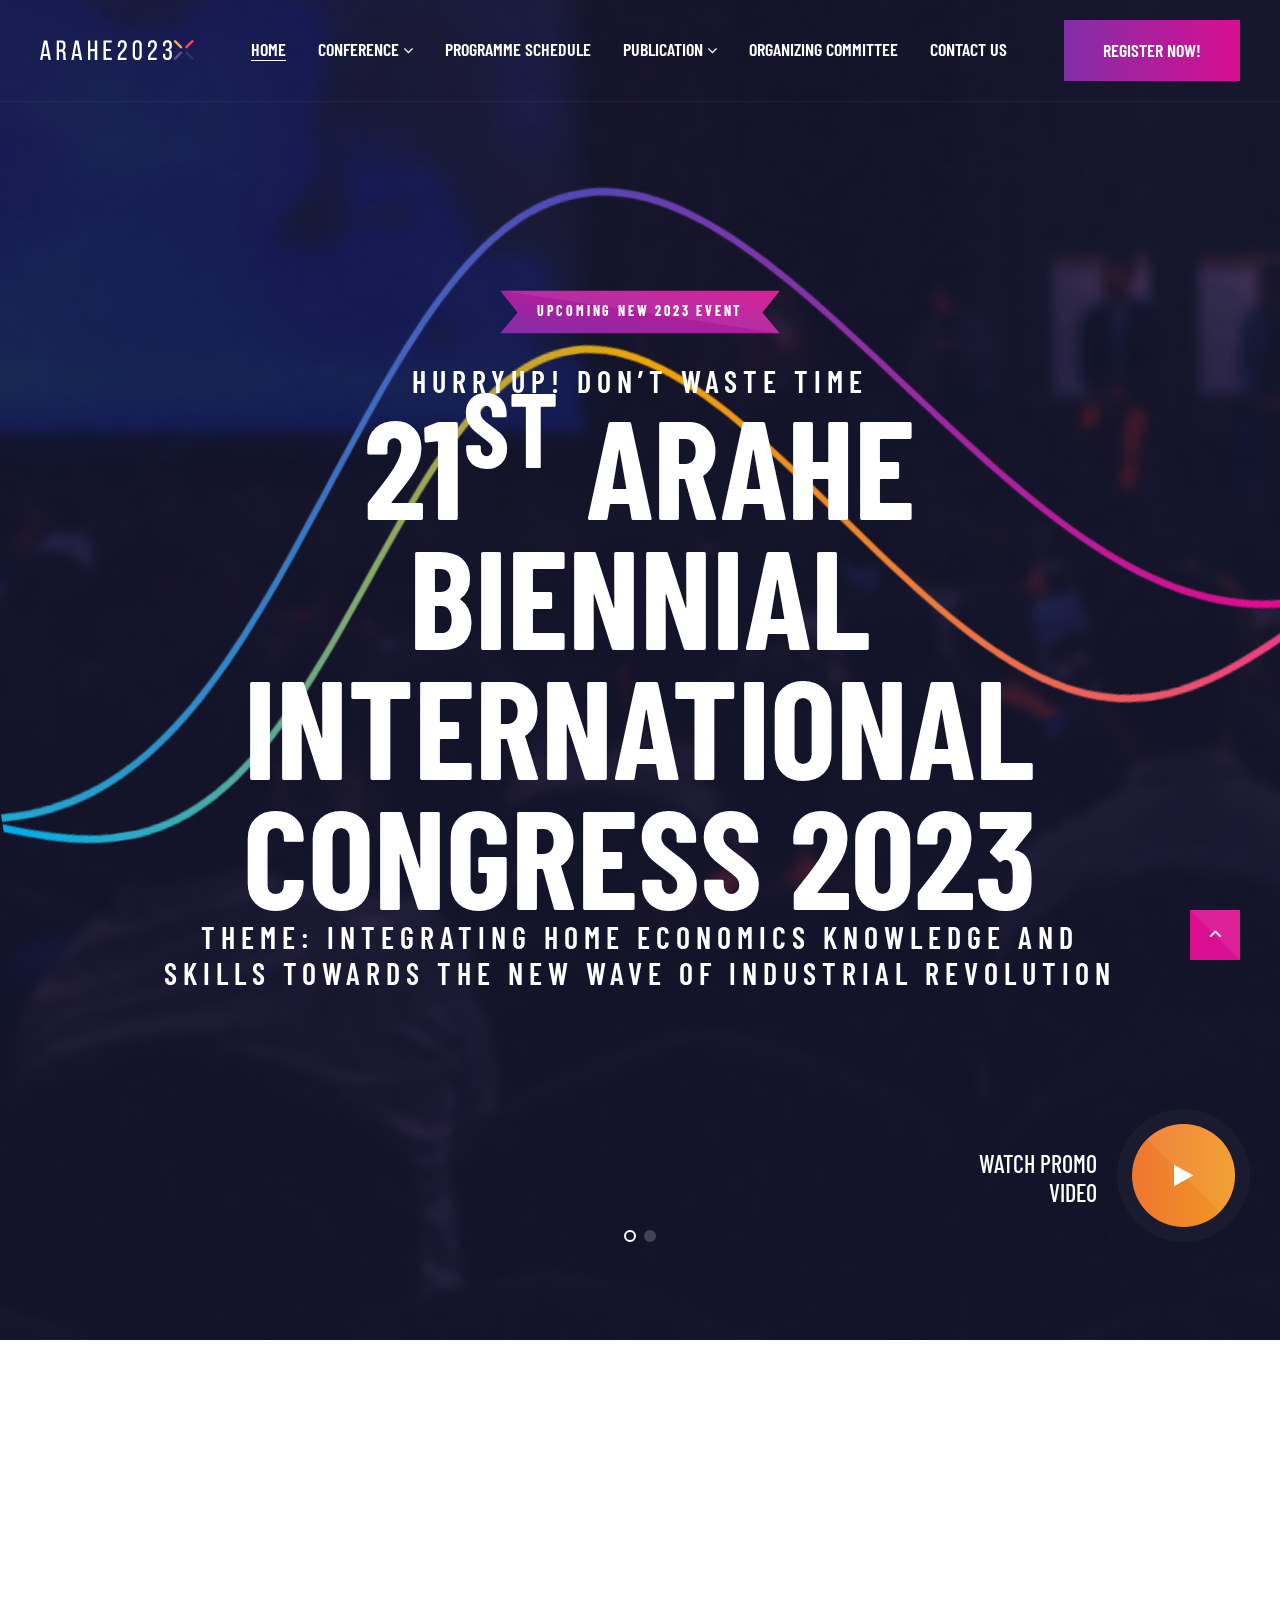
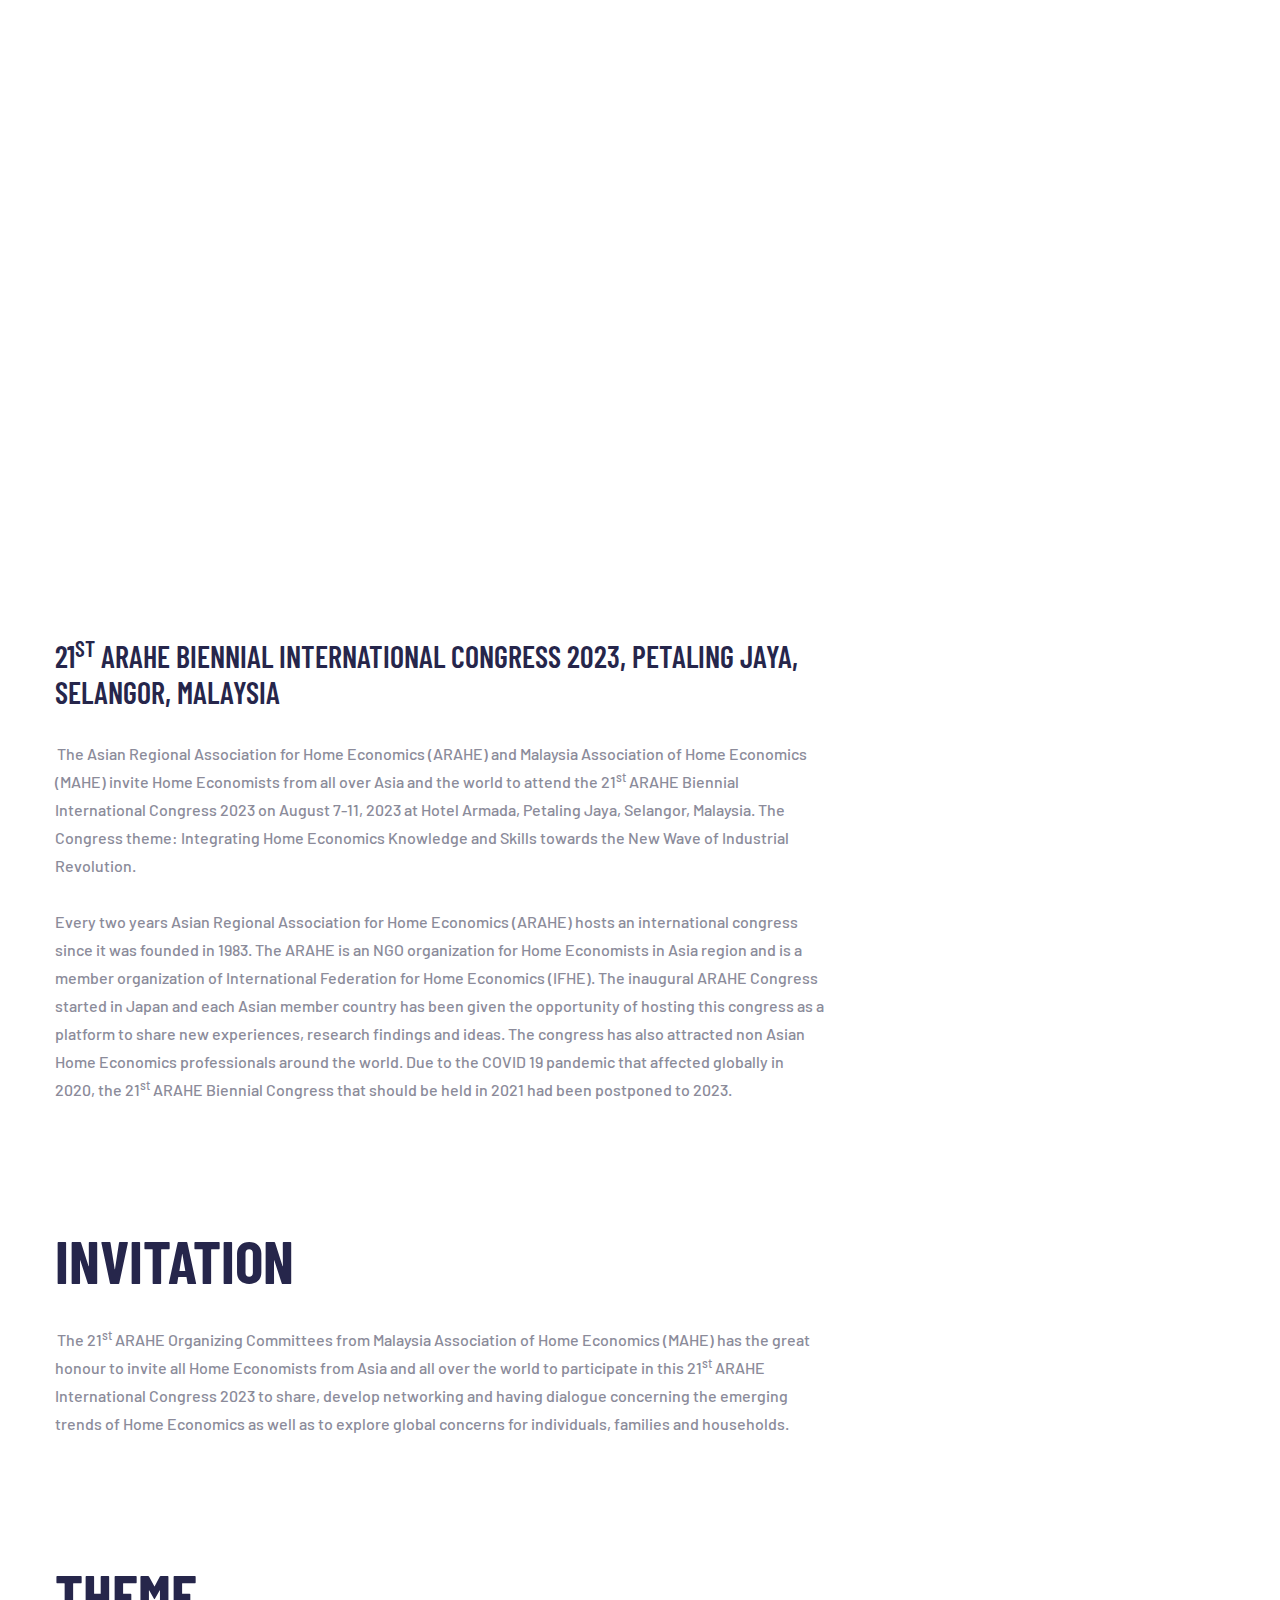
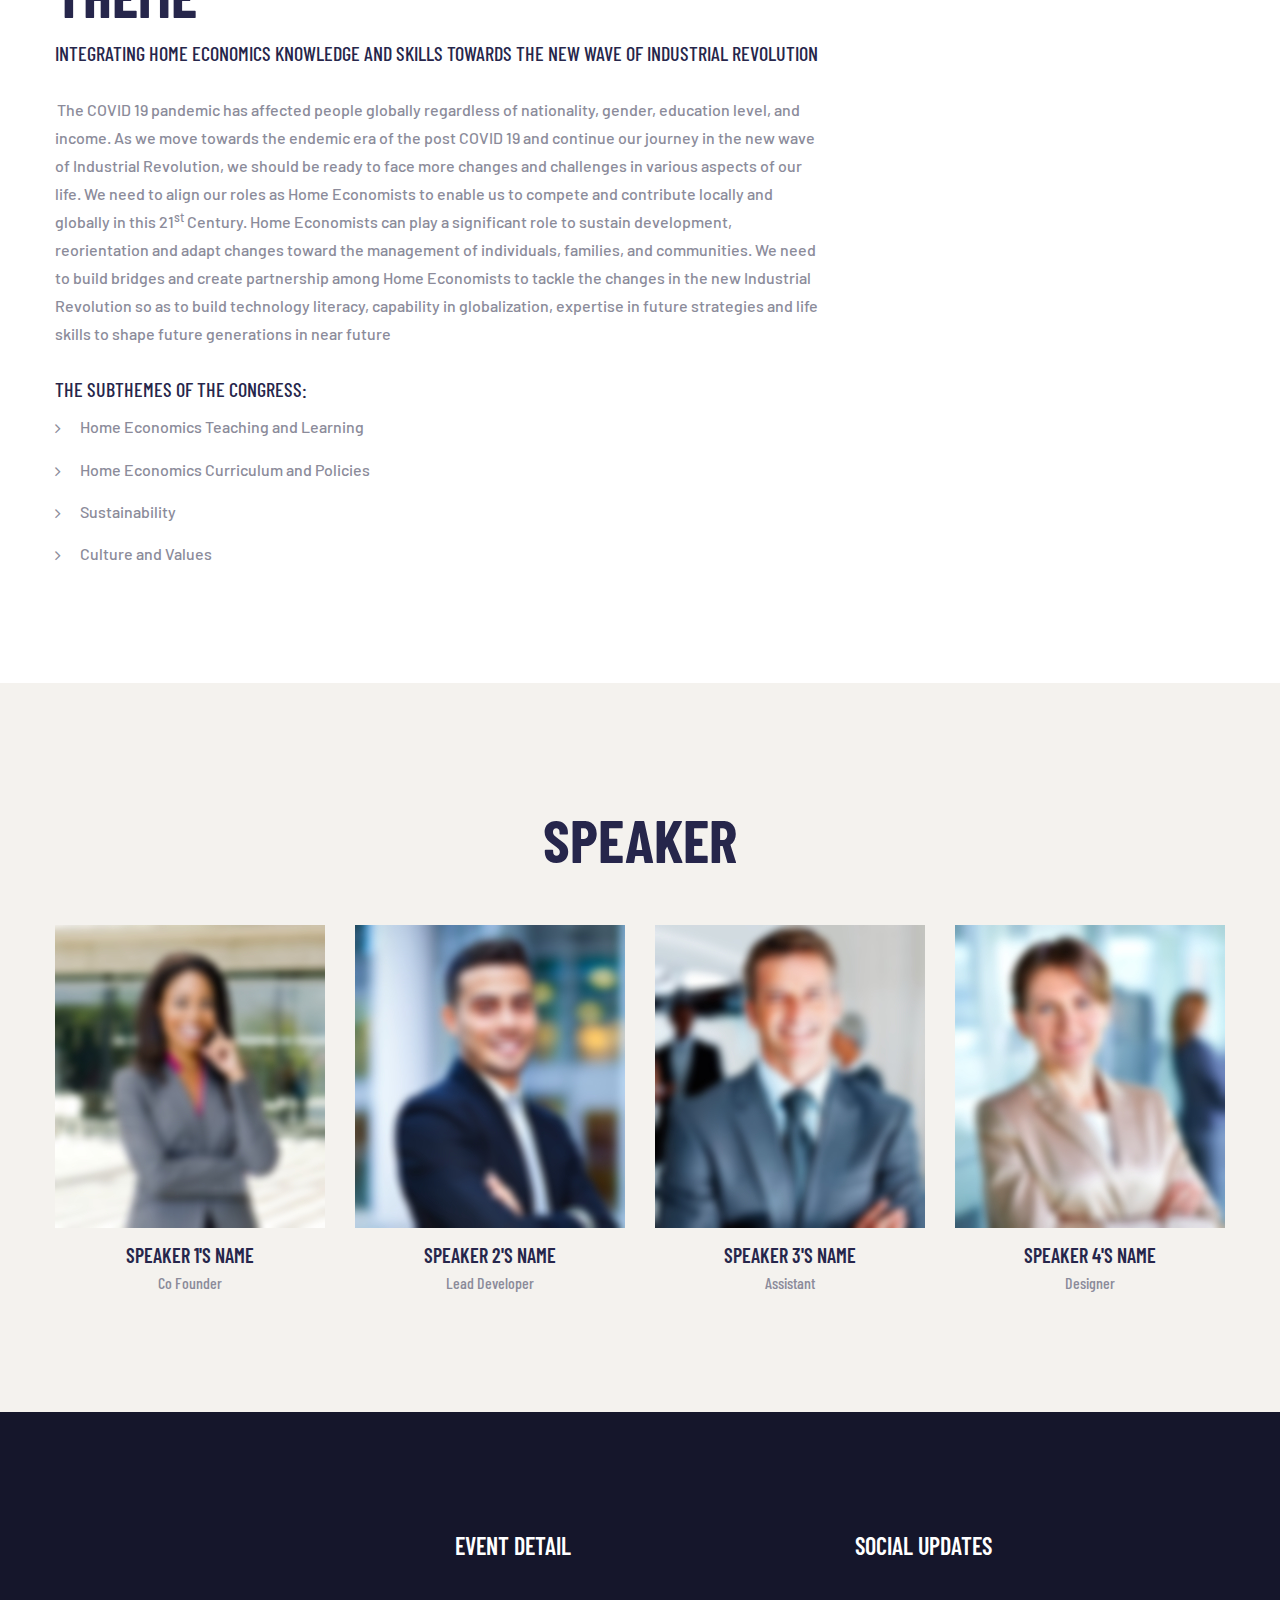
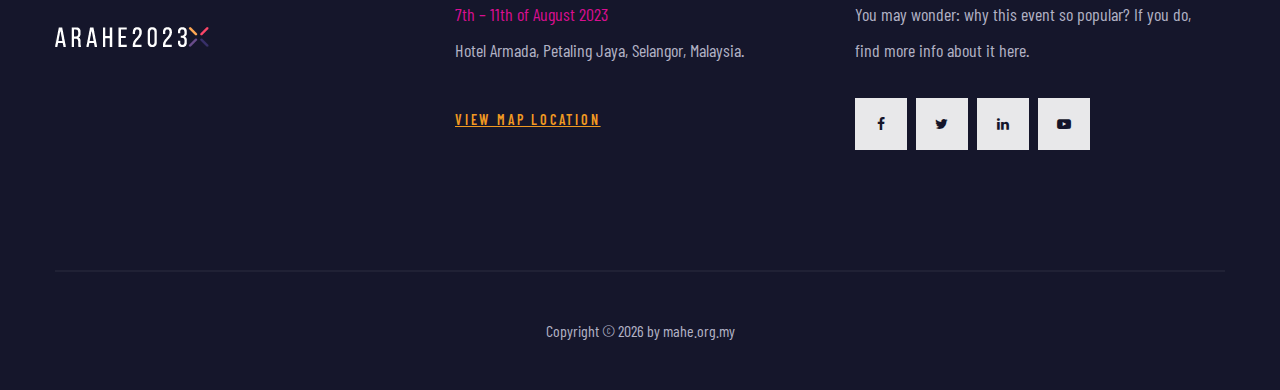
<file: index.html>
<!DOCTYPE html>
<html class="wide" lang="en" manifest="cache.manifest">
  <head>
    <title>ARAHE2023</title>
    <script type="text/javascript" src="update_cache.js"></script>
    <meta charset="utf-8" />
    <meta
      name="viewport"
      content="width=device-width, height=device-height, initial-scale=1.0" />
    <meta http-equiv="X-UA-Compatible" content="IE=edge" />
    <link rel="icon" href="images/favicon.ico" type="image/x-icon" />
    <link
      rel="stylesheet"
      type="text/css"
      href="https://fonts.googleapis.com/css?family=Barlow%7CBarlow+Condensed:300,400,500,600,700,900" />
    <link rel="stylesheet" href="css/bootstrap.css" />
    <link rel="stylesheet" href="css/fonts.css" />
    <link rel="stylesheet" href="css/style.css" />
    <style>
      .ie-panel {
        display: none;
        background: #212121;
        padding: 10px 0;
        box-shadow: 3px 3px 5px 0 rgba(0, 0, 0, 0.3);
        clear: both;
        text-align: center;
        position: relative;
        z-index: 1;
      }
      html.ie-10 .ie-panel,
      html.lt-ie-10 .ie-panel {
        display: block;
      }
    </style>
  </head>
  <body onload="checkForUpdate()">
    <div class="ie-panel">
      <a href="http://windows.microsoft.com/en-US/internet-explorer/"
        ><img
          src="images/ie8-panel/warning_bar_0000_us.jpg"
          height="42"
          width="820"
          alt="You are using an outdated browser. For a faster, safer browsing experience, upgrade for free today."
      /></a>
    </div>
    <div class="preloader">
      <div class="preloader-body">
        <div class="cssload-container">
          <div class="cssload-speeding-wheel"></div>
        </div>
        <p>Loading...</p>
      </div>
    </div>
    <div class="page">
      <!-- Section Header Default-->
      <header class="section page-header">
        <!--RD Navbar-->
        <div class="rd-navbar-wrap">
          <nav
            class="rd-navbar rd-navbar-classic"
            data-layout="rd-navbar-fixed"
            data-sm-layout="rd-navbar-fixed"
            data-md-layout="rd-navbar-fixed"
            data-md-device-layout="rd-navbar-fixed"
            data-lg-layout="rd-navbar-static"
            data-lg-device-layout="rd-navbar-static"
            data-xl-layout="rd-navbar-static"
            data-xl-device-layout="rd-navbar-static"
            data-xxl-layout="rd-navbar-static"
            data-xxl-device-layout="rd-navbar-static"
            data-lg-stick-up-offset="46px"
            data-xl-stick-up-offset="46px"
            data-xxl-stick-up-offset="76px"
            data-lg-stick-up="true"
            data-xl-stick-up="true"
            data-xxl-stick-up="true">
            <div
              class="rd-navbar-collapse-toggle rd-navbar-fixed-element-1"
              data-rd-navbar-toggle=".rd-navbar-collapse">
              <span></span>
            </div>
            <div class="rd-navbar-main-outer">
              <div class="rd-navbar-main">
                <!--RD Navbar Panel-->
                <div class="rd-navbar-panel">
                  <!--RD Navbar Toggle-->
                  <button
                    class="rd-navbar-toggle"
                    data-rd-navbar-toggle=".rd-navbar-nav-wrap">
                    <span></span>
                  </button>
                  <!--RD Navbar Brand-->
                  <div class="rd-navbar-brand">
                    <!--Brand--><a class="brand" href="index.html"
                      ><img
                        class="brand-logo-dark"
                        src="images/logo-default.png"
                        srcset="images/logo-default@2x.png 2x"
                        alt="arahe2023" /><img
                        class="brand-logo-light"
                        src="images/logo-inverse.png"
                        srcset="images/logo-inverse@2x.png 2x"
                        alt="arahe2023"
                    /></a>
                  </div>
                </div>
                <!-- Rd Navbar Navigation-->
                <div class="rd-navbar-main-element">
                  <div class="rd-navbar-nav-wrap">
                    <ul class="rd-navbar-nav">
                      <li class="rd-nav-item active">
                        <a class="rd-nav-link" href="index.html">Home</a>
                      </li>
                      <li class="rd-nav-item">
                        <a class="rd-nav-link" href="#">Conference</a>
                        <ul class="rd-menu rd-navbar-megamenu">
                          <li class="rd-megamenu-item">
                            <ul class="rd-megamenu-list">
                              <li class="rd-megamenu-list-item">
                                <a
                                  class="rd-megamenu-list-link"
                                  href="about.html"
                                  >About</a
                                >
                              </li>
                              <li class="rd-megamenu-list-item">
                                <a
                                  class="rd-megamenu-list-link"
                                  href="fees.html"
                                  >Conference Fees
                                </a>
                              </li>
                            </ul>
                          </li>
                        </ul>
                      </li>
                      <li class="rd-nav-item">
                        <a class="rd-nav-link" href="schedule.html"
                          >Programme Schedule</a
                        >
                      </li>
                      <li class="rd-nav-item">
                        <a class="rd-nav-link" href="#">Publication </a>
                        <ul class="rd-menu rd-navbar-megamenu">
                          <li class="rd-megamenu-item">
                            <ul class="rd-megamenu-list">
                              <li class="rd-megamenu-list-item">
                                <a
                                  class="rd-megamenu-list-link"
                                  href="/doc/ARAHE 2023-Template of Full paper.doc"
                                  target="_blank"
                                  >ARAHE 2023- Template of Abstract</a
                                >
                              </li>
                              <li class="rd-megamenu-list-item">
                                <a
                                  class="rd-megamenu-list-link"
                                  href="/doc/ARAHE 2023-Template of Extended Abstract.doc"
                                  target="_blank"
                                  >ARAHE 2023- Template of Extended Abstract</a
                                >
                              </li>
                              <li class="rd-megamenu-list-item">
                                <a
                                  class="rd-megamenu-list-link"
                                  href="/doc/ARAHE 2023-Template of Full paper.doc"
                                  target="_blank"
                                  >ARAHE 2023- Template of Full paper</a
                                >
                              </li>
                            </ul>
                          </li>
                        </ul>
                      </li>
                      <li class="rd-nav-item">
                        <a class="rd-nav-link" href="#">Organizing Committee</a>
                      </li>

                      <li class="rd-nav-item">
                        <a class="rd-nav-link" href="contact.html"
                          >Contact Us</a
                        >
                      </li>
                    </ul>
                  </div>
                </div>
                <!-- RD Navbar Collapse-->
                <div class="rd-navbar-collapse">
                  <a
                    class="button button-primary"
                    href="https://app.arahe2023.mahe.org.my/"
                    target="_blank"
                    data-triangle=".button-overlay"
                    ><span>Register Now!</span
                    ><span class="button-overlay"></span
                  ></a>
                </div>
              </div>
            </div>
          </nav>
        </div>
      </header>
      <!-- Section Swiper Slider-->
      <section
        class="section section-swiper-absoulte context-dark text-center wow fadeIn">
        <!-- Waves-->
        <canvas
          class="waves"
          .ico
          data-speed="5"
          data-wave-width="150%"
          data-animation="SineInOut"></canvas>
        <!-- Swiper Content-->
        <div class="section-swiper-content">
          <div class="container">
            <div class="row justify-content-lg-center">
              <div class="col-lg-10">
                <div class="badge-promo wow fadeScale" data-wow-delay=".6s">
                  <span class="badge-promo-text">Upcoming New 2023 event</span>
                  <svg
                    class="badge-promo-icon"
                    width="319"
                    height="49"
                    viewBox="0 0 319 49"
                    fill="none"
                    xmlns="http://www.w3.org/2000/svg">
                    <path
                      fill-rule="evenodd"
                      clip-rule="evenodd"
                      d="M0 0H319L299 25L319 49H0L20 25L0 0Z"
                      fill="url( #svg-gradient-primary )"></path>
                    <path
                      opacity="0.08"
                      fill-rule="evenodd"
                      clip-rule="evenodd"
                      d="M0 0H319L299 25L319 49L0 0Z"
                      fill="white"></path>
                  </svg>
                </div>
                <h4
                  class="wow fadeInUp text-spacing-200"
                  data-wow-delay=".8s"
                  data-caption-animate="fadeInUp"
                  data-caption-delay="300"
                  data-caption-duration="900">
                  Hurryup! Don’t waste time
                </h4>
                <h1
                  class="wow fadeScale"
                  data-caption-animate="fadeInUp"
                  data-caption-delay="100"
                  data-caption-duration="900">
                  21<sup>st</sup> ARAHE BIENNIAL INTERNATIONAL CONGRESS 2023
                </h1>
                <h4
                  class="wow fadeInUp text-spacing-200"
                  data-wow-delay=".8s"
                  data-caption-animate="fadeInUp"
                  data-caption-delay="300"
                  data-caption-duration="900">
                  THEME: Integrating Home Economics Knowledge and Skills towards
                  the New Wave of Industrial Revolution
                </h4>
                <!-- List Inline-->
                <ul
                  class="list-inline list-inline-md wow"
                  data-splitting
                  data-wow-delay="1.5s">
                  <li>
                    <div class="unit unit-spacing-xs align-items-center">
                      <div class="unit-left line-height-reset">
                        <svg class="svg-icon-sm svg-icon-primary" role="img">
                          <use
                            xlink:href="images/svg/sprite.svg#earth-globe"></use>
                        </svg>
                      </div>
                      <div class="unit-body">
                        <h5 class="text-spacing-100">
                          <span class="big"
                            >Hotel Armada, Petaling Jaya, Selangor,
                            Malaysia</span
                          >
                        </h5>
                      </div>
                    </div>
                  </li>
                  <li>
                    <div class="unit unit-spacing-xs align-items-center">
                      <div class="unit-left line-height-reset">
                        <svg class="svg-icon-sm svg-icon-primary" role="img">
                          <use
                            xlink:href="images/svg/sprite.svg#small-calendar"></use>
                        </svg>
                      </div>
                      <div class="unit-body">
                        <h5 class="text-spacing-100">
                          <span class="big">
                            <time datetime="2019-01-05"
                              >August 7-11, 2023
                            </time></span
                          >
                        </h5>
                      </div>
                    </div>
                  </li>
                </ul>
              </div>
            </div>
          </div>
          <!-- Thumbnail Video Link-->
          <div class="video-link-wrapper">
            <div class="unit align-items-center">
              <div class="unit-body text-right">
                <h5>
                  <span class="big"
                    >Watch Promo<br />
                    Video</span
                  >
                </h5>
              </div>
              <div class="unit-right">
                <a
                  class="video-link"
                  href="https://youtu.be/nbfFDnKkMvw"
                  data-lightgallery="item">
                  <div
                    class="video-link-bg"
                    data-triangle=".video-link-overlay">
                    <span class="video-link-overlay"></span>
                  </div>
                  <span class="icon fa-play"></span
                ></a>
              </div>
            </div>
          </div>
        </div>
        <!-- Swiper Slider Absolute-->
        <div
          class="swiper-container swiper-slider swiper-slider-1"
          data-loop="true"
          data-simulate-touch="false"
          data-autoplay="8500"
          data-direction="horizontal"
          data-effect="fade">
          <div class="swiper-wrapper">
            <!-- Swiper Slide 01-->
            <div
              class="swiper-slide"
              data-slide-bg="images/slide-01-1894x1042.jpg"></div>
            <!-- Swiper Slide 02-->
            <div
              class="swiper-slide"
              data-slide-bg="images/slide-02-1894x1042.jpg"></div>
          </div>
          <div class="swiper-pagination"></div>
        </div>
      </section>

      <!-- Section Biggest 2019 Digital Conference-->
      <section class="section section-lg bg-default wow fadeIn">
        <div class="container">
          <div class="row row-30 justify-content-center">
            <div class="col-md-10 col-lg-6 col-xl-5">
              <h6>Introduction</h6>
              <h4 class="heading-lg-postfix-15">
                ARAHE BIENNAL INTERNATIONAL CONGRESS
              </h4>
              <p>
                Every two years Asian Regional of Home Economics (ARAHE) hosts
                an international congress since it was founded in 1983. The
                ARAHE is for Home Economists in Asia region. The inaugural ARAHE
                congress started in Japan and each Asian member country has been
                given the opportunity of hosting this congress as a platform to
                share new experiences, research findings and ideas. The congress
                has also attracted non Asian Home Economics professionals around
                the world. Due to the COVID 19 pandemic that affecting globally
                in 2020, the 21st ARAHE Biennial Congress that should be held in
                2021 had to shifted to 2023.
              </p>
              <!-- List Inline-->
              <ul class="list-inline list-inline-xl">
                <li>
                  <div class="unit">
                    <div class="unit-left">
                      <svg class="svg-icon-sm svg-icon-primary" role="img">
                        <use
                          xlink:href="images/svg/sprite.svg#earth-globe"></use>
                      </svg>
                    </div>
                    <div class="unit-body">
                      <h5>Where</h5>
                      <p>Petaling Jaya, Selangor, Malaysia</p>
                    </div>
                  </div>
                </li>
                <li>
                  <div class="unit">
                    <div class="unit-left">
                      <svg class="svg-icon-sm svg-icon-primary" role="img">
                        <use
                          xlink:href="images/svg/sprite.svg#small-calendar"></use>
                      </svg>
                    </div>
                    <div class="unit-body">
                      <h5>When</h5>
                      <p>
                        <time datetime="2019-01-05">January 5 to 9, 2019</time>
                      </p>
                    </div>
                  </div>
                </li>
              </ul>
              <a
                class="button button-primary"
                href="https://arahe2023.mahe.org.my/about.html"
                data-triangle=".button-overlay"
                ><span>Find Out More!</span><span class="button-overlay"></span
              ></a>
            </div>
            <div class="col-md-10 col-lg-6 col-xl-7 text-md-right">
              <!-- Image Box-->
              <div class="images-box">
                <div class="images-box-item images-box-item-right">
                  <div class="wow fadeScale">
                    <img
                      src="images/gallery-10-original-1200x800.jpg"
                      alt=""
                      width="470"
                      height="590" />
                  </div>
                </div>
                <div class="images-box-item images-box-item-left">
                  <div class="wow fadeScale">
                    <img
                      src="images/news-03-770x472.jpg"
                      alt=""
                      width="270"
                      height="257" />
                  </div>
                </div>
              </div>
            </div>
          </div>
        </div>
      </section>
      <!--WHAT is ARAHE BIENNIAL INTERNATIONAL CONGRESS -->
      <section class="section section-lg bg-default">
        <div class="container">
          <div class="row">
            <div class="col-lg-10 col-xl-8">
              <h4>
                21<sup>st</sup> ARAHE BIENNIAL INTERNATIONAL CONGRESS 2023,
                PETALING JAYA, SELANGOR, MALAYSIA
              </h4>
              <p class="text-block">
                <span
                  >The Asian Regional Association for Home Economics (ARAHE) and
                  Malaysia Association of Home Economics (MAHE) invite Home
                  Economists from all over Asia and the world to attend the
                  21<sup>st</sup> ARAHE Biennial International Congress 2023 on
                  August 7-11, 2023 at Hotel Armada, Petaling Jaya, Selangor,
                  Malaysia. The Congress theme: Integrating Home Economics
                  Knowledge and Skills towards the New Wave of Industrial
                  Revolution.<br /><br />
                  Every two years Asian Regional Association for Home Economics
                  (ARAHE) hosts an international congress since it was founded
                  in 1983. The ARAHE is an NGO organization for Home Economists
                  in Asia region and is a member organization of International
                  Federation for Home Economics (IFHE). The inaugural ARAHE
                  Congress started in Japan and each Asian member country has
                  been given the opportunity of hosting this congress as a
                  platform to share new experiences, research findings and
                  ideas. The congress has also attracted non Asian Home
                  Economics professionals around the world. Due to the COVID 19
                  pandemic that affected globally in 2020, the 21<sup>st</sup>
                  ARAHE Biennial Congress that should be held in 2021 had been
                  postponed to 2023.
                </span>
              </p>
            </div>
          </div>
        </div>
      </section>

      <!--invitation -->
      <section class="section section-lg bg-default">
        <div class="container">
          <div class="row">
            <div class="col-lg-10 col-xl-8">
              <h3>Invitation</h3>
              <p class="text-block">
                <span
                  >The 21<sup>st</sup> ARAHE Organizing Committees from Malaysia
                  Association of Home Economics (MAHE) has the great honour to
                  invite all Home Economists from Asia and all over the world to
                  participate in this 21<sup>st</sup> ARAHE International
                  Congress 2023 to share, develop networking and having dialogue
                  concerning the emerging trends of Home Economics as well as to
                  explore global concerns for individuals, families and
                  households.
                </span>
              </p>
            </div>
          </div>
        </div>
      </section>
      <!--Theme -->
      <section class="section section-lg bg-default">
        <div class="container">
          <div class="row">
            <div class="col-lg-10 col-xl-8">
              <h3>Theme</h3>
              <h5>
                Integrating Home Economics Knowledge and Skills towards the New
                Wave of Industrial Revolution
              </h5>
              <p class="text-block">
                <span
                  >The COVID 19 pandemic has affected people globally regardless
                  of nationality, gender, education level, and income. As we
                  move towards the endemic era of the post COVID 19 and continue
                  our journey in the new wave of Industrial Revolution, we
                  should be ready to face more changes and challenges in various
                  aspects of our life. We need to align our roles as Home
                  Economists to enable us to compete and contribute locally and
                  globally in this 21<sup>st</sup> Century. Home Economists can
                  play a significant role to sustain development, reorientation
                  and adapt changes toward the management of individuals,
                  families, and communities. We need to build bridges and create
                  partnership among Home Economists to tackle the changes in the
                  new Industrial Revolution so as to build technology literacy,
                  capability in globalization, expertise in future strategies
                  and life skills to shape future generations in near future
                </span>
              </p>
              <br />
              <h5>The subthemes of the congress:</h5>
              <ul class="list-marked">
                <li><a>Home Economics Teaching and Learning</a></li>
                <li><a>Home Economics Curriculum and Policies</a></li>
                <li><a>Sustainability</a></li>
                <li><a>Culture and Values</a></li>
              </ul>
            </div>
          </div>
        </div>
      </section>

      <!-- Team management-->
      <section class="section section-lg bg-gray-100 text-center">
        <div class="container">
          <h3>Speaker</h3>
          <div class="row row-30">
            <div class="col-sm-6 col-lg-3">
              <!-- Speaker Classic-->
              <div class="speaker-classic">
                <div class="speaker-classic-img">
                  <a href="#"
                    ><img
                      src="images/speaker-01-270x303.jpg"
                      alt=""
                      width="270"
                      height="303"
                  /></a>
                  <ul class="speaker-classic-social-list">
                    <li><a class="icon icon-xs fa-facebook-f" href="#"></a></li>
                    <li><a class="icon icon-xs fa-twitter" href="#"></a></li>
                    <li>
                      <a class="icon icon-xs fa-youtube-play" href="#"></a>
                    </li>
                  </ul>
                </div>
                <h5 class="speaker-classic-title">
                  <a href="#">Speaker 1's Name</a>
                </h5>
                <p class="speaker-classic-position">Co Founder</p>
              </div>
            </div>
            <div class="col-sm-6 col-lg-3">
              <!-- Speaker Classic-->
              <div class="speaker-classic">
                <div class="speaker-classic-img">
                  <a href="#"
                    ><img
                      src="images/speaker-02-270x303.jpg"
                      alt=""
                      width="270"
                      height="303"
                  /></a>
                  <ul class="speaker-classic-social-list">
                    <li><a class="icon icon-xs fa-facebook-f" href="#"></a></li>
                    <li><a class="icon icon-xs fa-twitter" href="#"></a></li>
                    <li>
                      <a class="icon icon-xs fa-youtube-play" href="#"></a>
                    </li>
                  </ul>
                </div>
                <h5 class="speaker-classic-title">
                  <a href="#">Speaker 2's Name</a>
                </h5>
                <p class="speaker-classic-position">Lead Developer</p>
              </div>
            </div>
            <div class="col-sm-6 col-lg-3">
              <!-- Speaker Classic-->
              <div class="speaker-classic">
                <div class="speaker-classic-img">
                  <a href="#"
                    ><img
                      src="images/speaker-05-270x303.jpg"
                      alt=""
                      width="270"
                      height="303"
                  /></a>
                  <ul class="speaker-classic-social-list">
                    <li><a class="icon icon-xs fa-facebook-f" href="#"></a></li>
                    <li><a class="icon icon-xs fa-twitter" href="#"></a></li>
                    <li>
                      <a class="icon icon-xs fa-youtube-play" href="#"></a>
                    </li>
                  </ul>
                </div>
                <h5 class="speaker-classic-title">
                  <a href="#">Speaker 3's Name</a>
                </h5>
                <p class="speaker-classic-position">Assistant</p>
              </div>
            </div>
            <div class="col-sm-6 col-lg-3">
              <!-- Speaker Classic-->
              <div class="speaker-classic">
                <div class="speaker-classic-img">
                  <a href="#"
                    ><img
                      src="images/speaker-06-270x303.jpg"
                      alt=""
                      width="270"
                      height="303"
                  /></a>
                  <ul class="speaker-classic-social-list">
                    <li><a class="icon icon-xs fa-facebook-f" href="#"></a></li>
                    <li><a class="icon icon-xs fa-twitter" href="#"></a></li>
                    <li>
                      <a class="icon icon-xs fa-youtube-play" href="#"></a>
                    </li>
                  </ul>
                </div>
                <h5 class="speaker-classic-title">
                  <a href="#">Speaker 4's Name</a>
                </h5>
                <p class="speaker-classic-position">Designer</p>
              </div>
            </div>
          </div>
        </div>
      </section>

      <!-- Section Pre Footer-->
      <section class="section section-lg bg-gray-900">
        <div class="container">
          <div class="row row-30">
            <div class="col-xs-10 col-lg-4 align-self-center">
              <a class="brand" href="index.html"
                ><img
                  class="brand-logo-light"
                  src="images/logo-inverse-big.png"
                  srcset="images/logo-inverse-big@2x.png 2x"
                  alt="arahe2023"
              /></a>
            </div>
            <div class="col-xs-10 col-sm-6 col-lg-4">
              <h5><span class="big font-weight-sbold">Event detail</span></h5>
              <div class="event-detail">
                <p class="event-detail-time big">
                  <time data-splitting datetime="2023-08-07"
                    >7th – 11th of August 2023
                  </time>
                </p>
                <p class="event-detail-address big" data-splitting>
                  Hotel Armada, Petaling Jaya, Selangor, Malaysia.
                </p>
                <a class="event-detail-link" href="contact.html"
                  >View map location</a
                >
              </div>
            </div>
            <div class="col-xs-10 col-sm-6 col-lg-4">
              <h5><span class="big font-weight-sbold">Social Updates</span></h5>
              <div class="event-detail">
                <p class="big">
                  You may wonder: why this event so popular? If you do,<br
                    class="d-none d-xl-block" />
                  find more info about it here.
                </p>
                <ul class="list-inline list-inline-xs">
                  <li data-wow-delay=".2s">
                    <a
                      class="icon icon-rect icon-xs icon-white fa-facebook"
                      href="#"
                      data-triangle=".icon-rect-overlay">
                      <div class="icon-rect-overlay"></div
                    ></a>
                  </li>
                  <li data-wow-delay=".35s">
                    <a
                      class="icon icon-rect icon-xs icon-white fa-twitter"
                      href="#"
                      data-triangle=".icon-rect-overlay">
                      <div class="icon-rect-overlay"></div
                    ></a>
                  </li>
                  <li data-wow-delay=".5s">
                    <a
                      class="icon icon-rect icon-xs icon-white fa-linkedin"
                      href="#"
                      data-triangle=".icon-rect-overlay">
                      <div class="icon-rect-overlay"></div
                    ></a>
                  </li>
                  <li data-wow-delay=".65s">
                    <a
                      class="icon icon-rect icon-xs icon-white fa-youtube-play"
                      href="#"
                      data-triangle=".icon-rect-overlay">
                      <div class="icon-rect-overlay"></div
                    ></a>
                  </li>
                </ul>
              </div>
            </div>
          </div>
        </div>
      </section>
      <!-- Divider-->
      <div class="divider divider-gray-900 text-center"></div>
      <!-- Footer Classic-->
      <footer class="section footer-classic context-dark">
        <div class="container">
          <p class="rights">
            <span>Copyright&nbsp;</span><span>&copy;&nbsp;</span
            ><span class="copyright-year"></span><span>&nbsp;</span
            ><span>by</span> <a href="mahe.org.my">mahe.org.my</a>
          </p>
        </div>
      </footer>
    </div>
    <div class="snackbars" id="form-output-global"></div>
    <div class="block-with-svg-gradients">
      <svg xmlns="http://www.w3.org/2000/svg">
        <defs>
          <lineargradient
            id="svg-gradient-primary"
            x1="0%"
            y1="100%"
            x2="100%"
            y2="0%">
            <stop
              offset="0%"
              style="stop-color: rgb(130, 46, 168); stop-opacity: 1"></stop>
            <stop
              offset="100%"
              style="stop-color: rgb(217, 14, 144); stop-opacity: 1"></stop>
          </lineargradient>
        </defs>
      </svg>
    </div>
    <script src="js/core.min.js"></script>
    <script src="js/script.js"></script>
  </body>
</html>
</file>
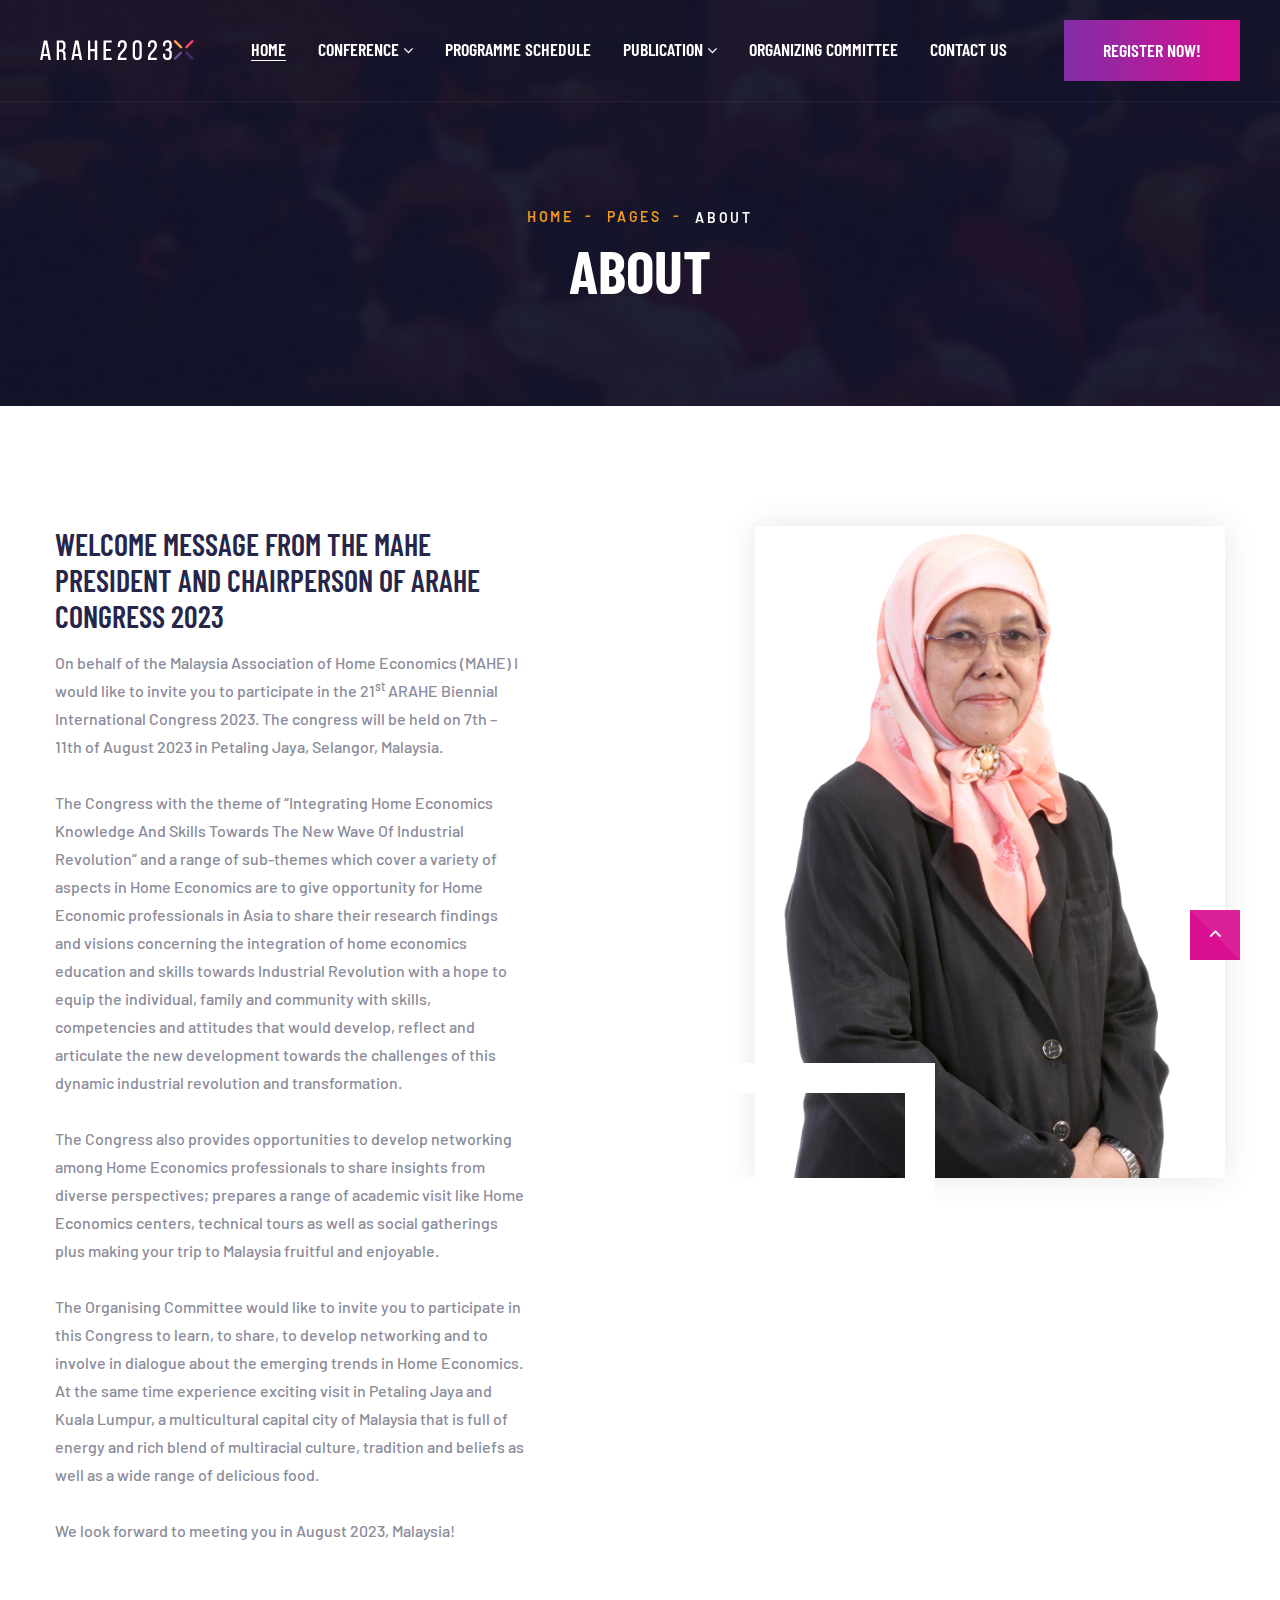
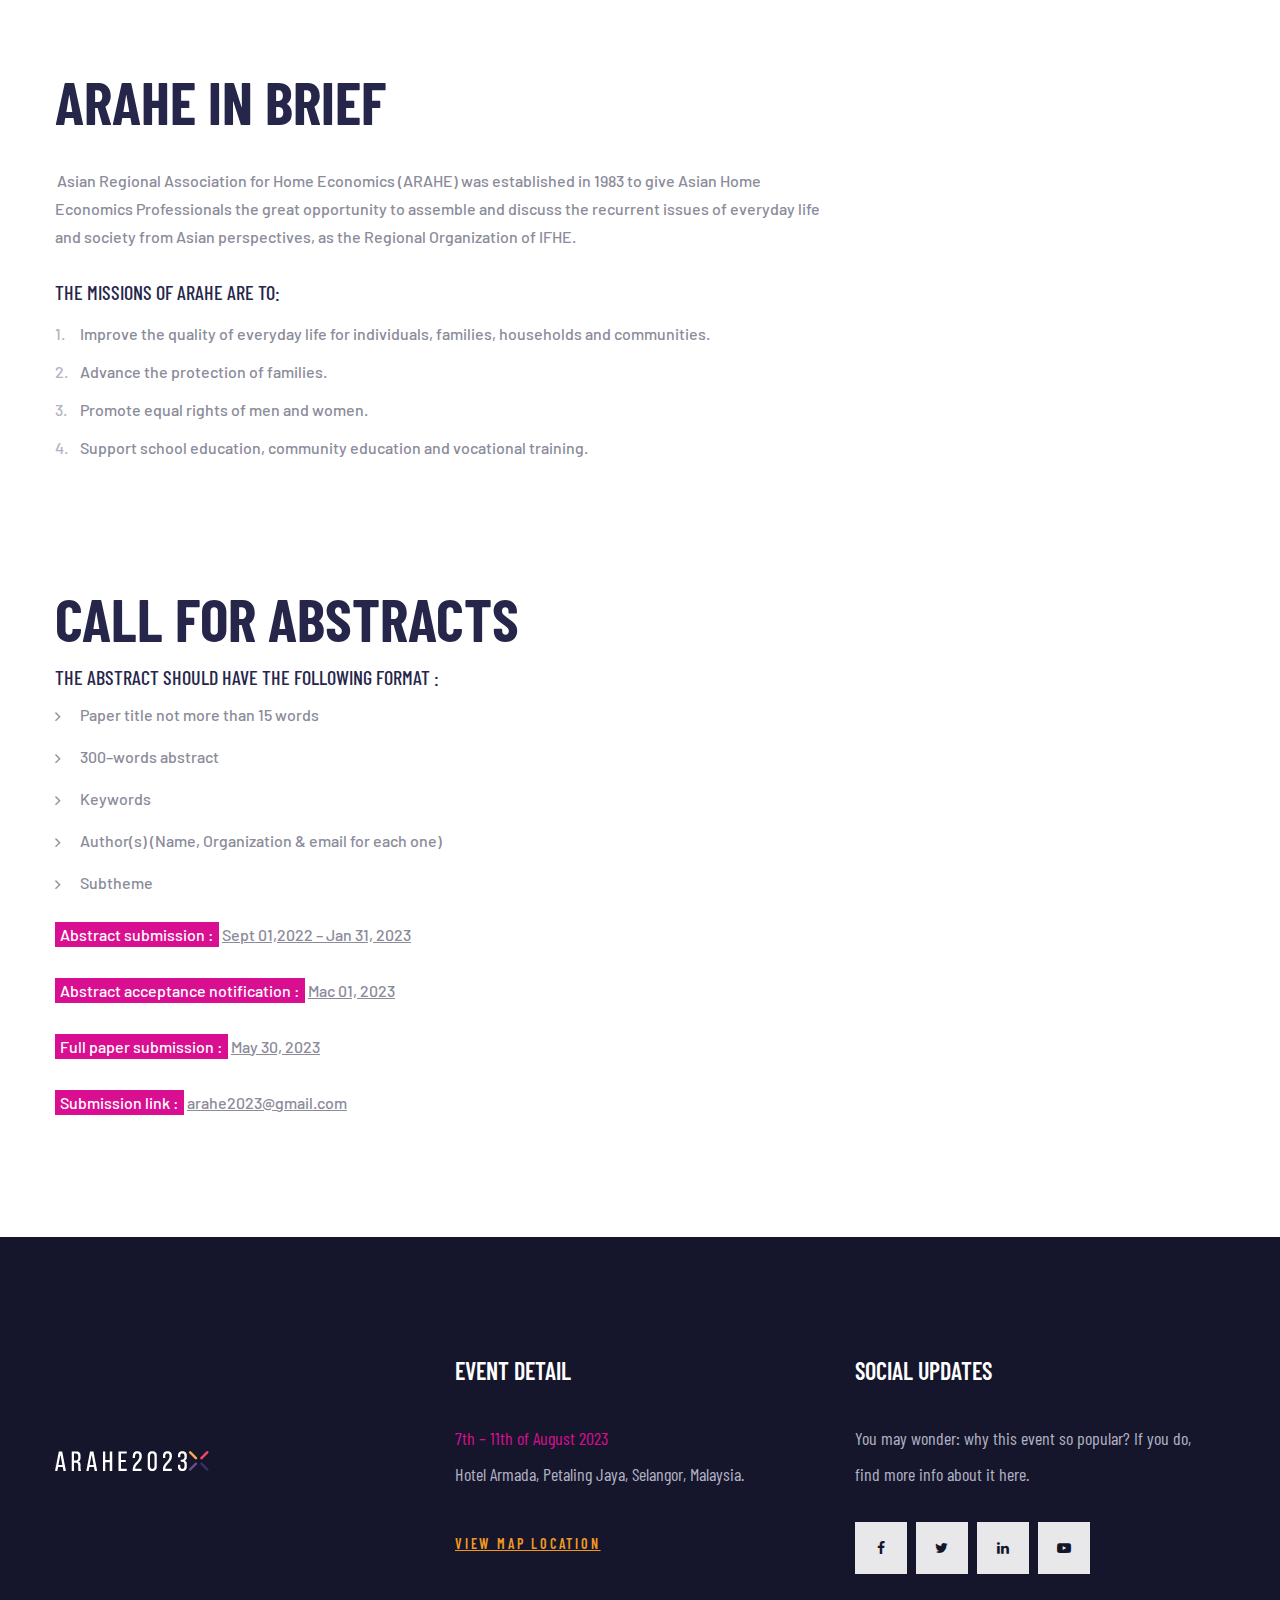
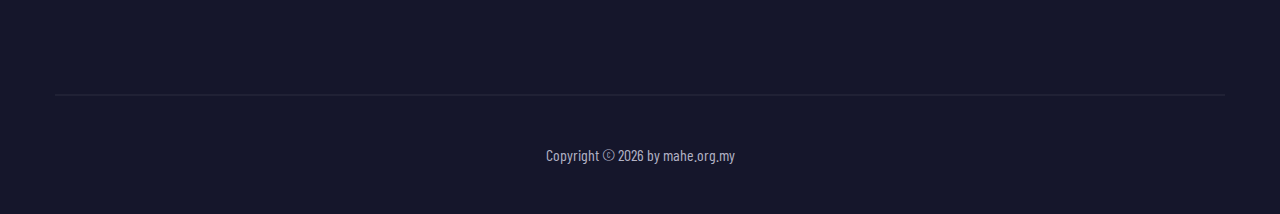
<file: about.html>
<!DOCTYPE html>
<html class="wide" lang="en" manifest="cache.manifest">
  <head>
    <title>ARAHE2023</title>
    <script type="text/javascript" src="update_cache.js"></script>
    <meta charset="utf-8" />
    <meta
      name="viewport"
      content="width=device-width, height=device-height, initial-scale=1.0" />
    <meta http-equiv="X-UA-Compatible" content="IE=edge" />
    <link rel="icon" href="images/favicon.ico" type="image/x-icon" />
    <link
      rel="stylesheet"
      type="text/css"
      href="https://fonts.googleapis.com/css?family=Barlow%7CBarlow+Condensed:300,400,500,600,700,900" />
    <link rel="stylesheet" href="css/bootstrap.css" />
    <link rel="stylesheet" href="css/fonts.css" />
    <link rel="stylesheet" href="css/style.css" />
    <style>
      .ie-panel {
        display: none;
        background: #212121;
        padding: 10px 0;
        box-shadow: 3px 3px 5px 0 rgba(0, 0, 0, 0.3);
        clear: both;
        text-align: center;
        position: relative;
        z-index: 1;
      }
      html.ie-10 .ie-panel,
      html.lt-ie-10 .ie-panel {
        display: block;
      }
    </style>
  </head>
  <body onload="checkForUpdate()">
    <div class="ie-panel">
      <a href="http://windows.microsoft.com/en-US/internet-explorer/"
        ><img
          src="images/ie8-panel/warning_bar_0000_us.jpg"
          height="42"
          width="820"
          alt="You are using an outdated browser. For a faster, safer browsing experience, upgrade for free today."
      /></a>
    </div>
    <div class="preloader">
      <div class="preloader-body">
        <div class="cssload-container">
          <div class="cssload-speeding-wheel"></div>
        </div>
        <p>Loading...</p>
      </div>
    </div>
    <div class="page">
      <!-- Section Header Default-->
      <header class="section page-header">
        <!--RD Navbar-->
        <div class="rd-navbar-wrap">
          <nav
            class="rd-navbar rd-navbar-classic"
            data-layout="rd-navbar-fixed"
            data-sm-layout="rd-navbar-fixed"
            data-md-layout="rd-navbar-fixed"
            data-md-device-layout="rd-navbar-fixed"
            data-lg-layout="rd-navbar-static"
            data-lg-device-layout="rd-navbar-static"
            data-xl-layout="rd-navbar-static"
            data-xl-device-layout="rd-navbar-static"
            data-xxl-layout="rd-navbar-static"
            data-xxl-device-layout="rd-navbar-static"
            data-lg-stick-up-offset="46px"
            data-xl-stick-up-offset="46px"
            data-xxl-stick-up-offset="76px"
            data-lg-stick-up="true"
            data-xl-stick-up="true"
            data-xxl-stick-up="true">
            <div
              class="rd-navbar-collapse-toggle rd-navbar-fixed-element-1"
              data-rd-navbar-toggle=".rd-navbar-collapse">
              <span></span>
            </div>
            <div class="rd-navbar-main-outer">
              <div class="rd-navbar-main">
                <!--RD Navbar Panel-->
                <div class="rd-navbar-panel">
                  <!--RD Navbar Toggle-->
                  <button
                    class="rd-navbar-toggle"
                    data-rd-navbar-toggle=".rd-navbar-nav-wrap">
                    <span></span>
                  </button>
                  <!--RD Navbar Brand-->
                  <div class="rd-navbar-brand">
                    <!--Brand--><a class="brand" href="index.html"
                      ><img
                        class="brand-logo-dark"
                        src="images/logo-default.png"
                        srcset="images/logo-default@2x.png 2x"
                        alt="arahe2023" /><img
                        class="brand-logo-light"
                        src="images/logo-inverse.png"
                        srcset="images/logo-inverse@2x.png 2x"
                        alt="arahe2023"
                    /></a>
                  </div>
                </div>
                <!-- Rd Navbar Navigation-->
                <div class="rd-navbar-main-element">
                  <div class="rd-navbar-nav-wrap">
                    <ul class="rd-navbar-nav">
                      <li class="rd-nav-item active">
                        <a class="rd-nav-link" href="index.html">Home</a>
                      </li>
                      <li class="rd-nav-item">
                        <a class="rd-nav-link" href="#">Conference</a>
                        <ul class="rd-menu rd-navbar-megamenu">
                          <li class="rd-megamenu-item">
                            <ul class="rd-megamenu-list">
                              <li class="rd-megamenu-list-item">
                                <a
                                  class="rd-megamenu-list-link"
                                  href="about.html"
                                  >About</a
                                >
                              </li>
                              <li class="rd-megamenu-list-item">
                                <a
                                  class="rd-megamenu-list-link"
                                  href="fees.html"
                                  >Conference Fees
                                </a>
                              </li>
                            </ul>
                          </li>
                        </ul>
                      </li>
                      <li class="rd-nav-item">
                        <a class="rd-nav-link" href="schedule.html"
                          >Programme Schedule</a
                        >
                      </li>
                      <li class="rd-nav-item">
                        <a class="rd-nav-link" href="#">Publication </a>
                        <ul class="rd-menu rd-navbar-megamenu">
                          <li class="rd-megamenu-item">
                            <ul class="rd-megamenu-list">
                              <li class="rd-megamenu-list-item">
                                <a
                                  class="rd-megamenu-list-link"
                                  href="/doc/ARAHE 2023-Template of Full paper.doc"
                                  target="_blank"
                                  >ARAHE 2023- Template of Abstract</a
                                >
                              </li>
                              <li class="rd-megamenu-list-item">
                                <a
                                  class="rd-megamenu-list-link"
                                  href="/doc/ARAHE 2023-Template of Extended Abstract.doc"
                                  target="_blank"
                                  >ARAHE 2023- Template of Extended Abstract</a
                                >
                              </li>
                              <li class="rd-megamenu-list-item">
                                <a
                                  class="rd-megamenu-list-link"
                                  href="/doc/ARAHE 2023-Template of Full paper.doc"
                                  target="_blank"
                                  >ARAHE 2023- Template of Full paper</a
                                >
                              </li>
                            </ul>
                          </li>
                        </ul>
                      </li>
                      <li class="rd-nav-item">
                        <a class="rd-nav-link" href="#">Organizing Committee</a>
                      </li>

                      <li class="rd-nav-item">
                        <a class="rd-nav-link" href="contact.html"
                          >Contact Us</a
                        >
                      </li>
                    </ul>
                  </div>
                </div>
                <!-- RD Navbar Collapse-->
                <div class="rd-navbar-collapse">
                  <a
                    class="button button-primary"
                    href="https://app.arahe2023.mahe.org.my/"
                    target="_blank"
                    data-triangle=".button-overlay"
                    ><span>Register Now!</span
                    ><span class="button-overlay"></span
                  ></a>
                </div>
              </div>
            </div>
          </nav>
        </div>
      </header>
      <!-- Breadcrumbs-->
      <section
        class="breadcrumbs-custom bg-image context-dark"
        style="background-image: url(images/bg-breadcrumbs-01-1894x424.jpg)">
        <div class="container">
          <ul class="breadcrumbs-custom-path">
            <li><a href="index.html">Home</a></li>
            <li><a href="#">Pages</a></li>
            <li class="active">About</li>
          </ul>
          <h3 class="breadcrumbs-custom-title">About</h3>
        </div>
      </section>

      <!-- Section Biggest 2019 Digital Conference-->
      <section class="section section-lg bg-default wow fadeIn">
        <div class="container">
          <div class="row row-30 justify-content-center">
            <div class="col-md-10 col-lg-6 col-xl-5">
              <h4 class="heading-lg-postfix-15">
                Welcome Message from the MAHE President and Chairperson of ARAHE
                Congress 2023
              </h4>
              <p>
                On behalf of the Malaysia Association of Home Economics (MAHE) I
                would like to invite you to participate in the 21<sup>st</sup>
                ARAHE Biennial International Congress 2023. The congress will be
                held on 7th – 11th of August 2023 in Petaling Jaya, Selangor,
                Malaysia. <br /><br />The Congress with the theme of
                “Integrating Home Economics Knowledge And Skills Towards The New
                Wave Of Industrial Revolution” and a range of sub-themes which
                cover a variety of aspects in Home Economics are to give
                opportunity for Home Economic professionals in Asia to share
                their research findings and visions concerning the integration
                of home economics education and skills towards Industrial
                Revolution with a hope to equip the individual, family and
                community with skills, competencies and attitudes that would
                develop, reflect and articulate the new development towards the
                challenges of this dynamic industrial revolution and
                transformation.<br /><br />
                The Congress also provides opportunities to develop networking
                among Home Economics professionals to share insights from
                diverse perspectives; prepares a range of academic visit like
                Home Economics centers, technical tours as well as social
                gatherings plus making your trip to Malaysia fruitful and
                enjoyable. <br /><br />The Organising Committee would like to
                invite you to participate in this Congress to learn, to share,
                to develop networking and to involve in dialogue about the
                emerging trends in Home Economics. At the same time experience
                exciting visit in Petaling Jaya and Kuala Lumpur, a
                multicultural capital city of Malaysia that is full of energy
                and rich blend of multiracial culture, tradition and beliefs as
                well as a wide range of delicious food.<br /><br />
                We look forward to meeting you in August 2023, Malaysia!
              </p>
            </div>
            <div class="col-md-10 col-lg-6 col-xl-7 text-md-right">
              <!-- Image Box-->
              <div class="images-box">
                <div class="images-box-item images-box-item-right">
                  <div class="wow fadeScale">
                    <img
                      src="images/mrsrusinah.png"
                      alt=""
                      width="470"
                      height="590" />
                  </div>
                </div>
                <div class="images-box-item images-box-item-left">
                  <div class="wow fadeScale">
                    <img
                      src="images/sign.png"
                      alt=""
                      width="270"
                      height="257" />
                  </div>
                </div>
              </div>
            </div>
          </div>
        </div>
      </section>
      <!--ARAHE IN BRIEF  -->
      <section class="section section-lg bg-default">
        <div class="container">
          <div class="row">
            <div class="col-lg-10 col-xl-8">
              <h3>ARAHE in Brief</h3>

              <p class="text-block">
                <span
                  >Asian Regional Association for Home Economics (ARAHE) was
                  established in 1983 to give Asian Home Economics Professionals
                  the great opportunity to assemble and discuss the recurrent
                  issues of everyday life and society from Asian perspectives,
                  as the Regional Organization of IFHE.
                </span>
              </p>
              <br />
              <h5>The missions of ARAHE are to:</h5>
              <ul class="list-ordered">
                <li>
                  <a
                    >Improve the quality of everyday life for individuals,
                    families, households and communities.</a
                  >
                </li>
                <li><a>Advance the protection of families.</a></li>
                <li><a>Promote equal rights of men and women.</a></li>
                <li>
                  <a
                    >Support school education, community education and
                    vocational training.</a
                  >
                </li>
              </ul>
            </div>
          </div>
        </div>
      </section>

      <!--CALL FOR ABSTRACTS   -->
      <section class="section section-lg bg-default">
        <div class="container">
          <div class="row">
            <div class="col-lg-10 col-xl-8">
              <h3>Call for Abstracts</h3>

              <h5>The abstract should have the following format :</h5>
              <ul class="list-marked">
                <li>
                  <a>Paper title not more than 15 words</a>
                </li>
                <li><a>300–words abstract</a></li>
                <li><a>Keywords</a></li>
                <li>
                  <a>Author(s) (Name, Organization & email for each one)</a>
                </li>
                <li>
                  <a>Subtheme</a>
                </li>
              </ul>
              <br />
              <span>
                <mark>Abstract submission :</mark>
                <span class="text-underline">Sept 01,2022 – Jan 31, 2023</span>
                <br /><br />
                <mark>Abstract acceptance notification :</mark>
                <span class="text-underline">Mac 01, 2023</span>
                <br /><br />
                <mark>Full paper submission :</mark>
                <span class="text-underline">May 30, 2023</span><br /><br />
                <mark>Submission link :</mark>
                <span class="text-underline">arahe2023@gmail.com</span>
              </span>
            </div>
          </div>
        </div>
      </section>

      <!-- Section Pre Footer-->
      <section class="section section-lg bg-gray-900">
        <div class="container">
          <div class="row row-30">
            <div class="col-xs-10 col-lg-4 align-self-center">
              <a class="brand" href="index.html"
                ><img
                  class="brand-logo-light"
                  src="images/logo-inverse-big.png"
                  srcset="images/logo-inverse-big@2x.png 2x"
                  alt="arahe2023"
              /></a>
            </div>
            <div class="col-xs-10 col-sm-6 col-lg-4">
              <h5><span class="big font-weight-sbold">Event detail</span></h5>
              <div class="event-detail">
                <p class="event-detail-time big">
                  <time data-splitting datetime="2023-08-07"
                    >7th – 11th of August 2023
                  </time>
                </p>
                <p class="event-detail-address big" data-splitting>
                  Hotel Armada, Petaling Jaya, Selangor, Malaysia.
                </p>
                <a class="event-detail-link" href="contact.html"
                  >View map location</a
                >
              </div>
            </div>
            <div class="col-xs-10 col-sm-6 col-lg-4">
              <h5><span class="big font-weight-sbold">Social Updates</span></h5>
              <div class="event-detail">
                <p class="big">
                  You may wonder: why this event so popular? If you do,<br
                    class="d-none d-xl-block" />
                  find more info about it here.
                </p>
                <ul class="list-inline list-inline-xs">
                  <li data-wow-delay=".2s">
                    <a
                      class="icon icon-rect icon-xs icon-white fa-facebook"
                      href="#"
                      data-triangle=".icon-rect-overlay">
                      <div class="icon-rect-overlay"></div
                    ></a>
                  </li>
                  <li data-wow-delay=".35s">
                    <a
                      class="icon icon-rect icon-xs icon-white fa-twitter"
                      href="#"
                      data-triangle=".icon-rect-overlay">
                      <div class="icon-rect-overlay"></div
                    ></a>
                  </li>
                  <li data-wow-delay=".5s">
                    <a
                      class="icon icon-rect icon-xs icon-white fa-linkedin"
                      href="#"
                      data-triangle=".icon-rect-overlay">
                      <div class="icon-rect-overlay"></div
                    ></a>
                  </li>
                  <li data-wow-delay=".65s">
                    <a
                      class="icon icon-rect icon-xs icon-white fa-youtube-play"
                      href="#"
                      data-triangle=".icon-rect-overlay">
                      <div class="icon-rect-overlay"></div
                    ></a>
                  </li>
                </ul>
              </div>
            </div>
          </div>
        </div>
      </section>
      <!-- Divider-->
      <div class="divider divider-gray-900 text-center"></div>
      <!-- Footer Classic-->
      <footer class="section footer-classic context-dark">
        <div class="container">
          <p class="rights">
            <span>Copyright&nbsp;</span><span>&copy;&nbsp;</span
            ><span class="copyright-year"></span><span>&nbsp;</span
            ><span>by</span> <a href="mahe.org.my">mahe.org.my</a>
          </p>
        </div>
      </footer>
    </div>
    <div class="snackbars" id="form-output-global"></div>
    <div class="block-with-svg-gradients">
      <svg xmlns="http://www.w3.org/2000/svg">
        <defs>
          <lineargradient
            id="svg-gradient-primary"
            x1="0%"
            y1="100%"
            x2="100%"
            y2="0%">
            <stop
              offset="0%"
              style="stop-color: rgb(130, 46, 168); stop-opacity: 1"></stop>
            <stop
              offset="100%"
              style="stop-color: rgb(217, 14, 144); stop-opacity: 1"></stop>
          </lineargradient>
        </defs>
      </svg>
    </div>
    <script src="js/core.min.js"></script>
    <script src="js/script.js"></script>
  </body>
</html>
</file>
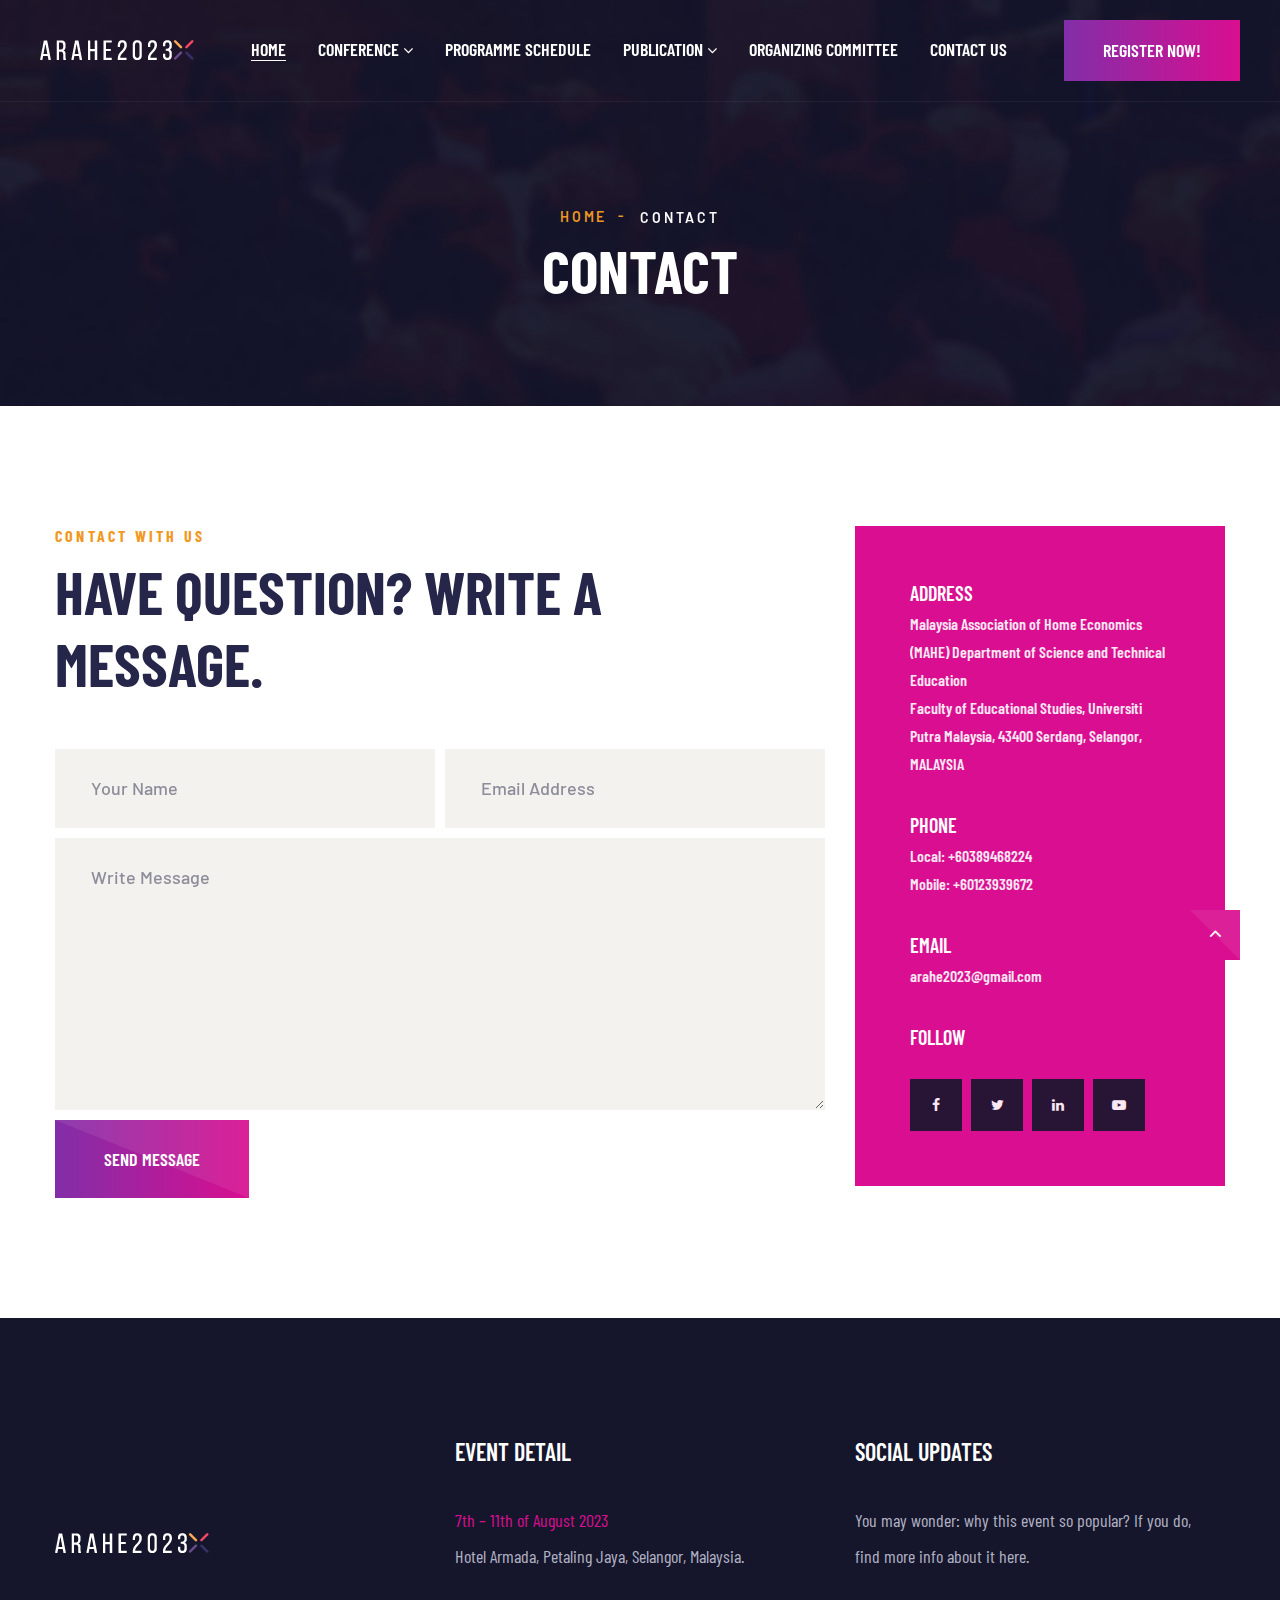
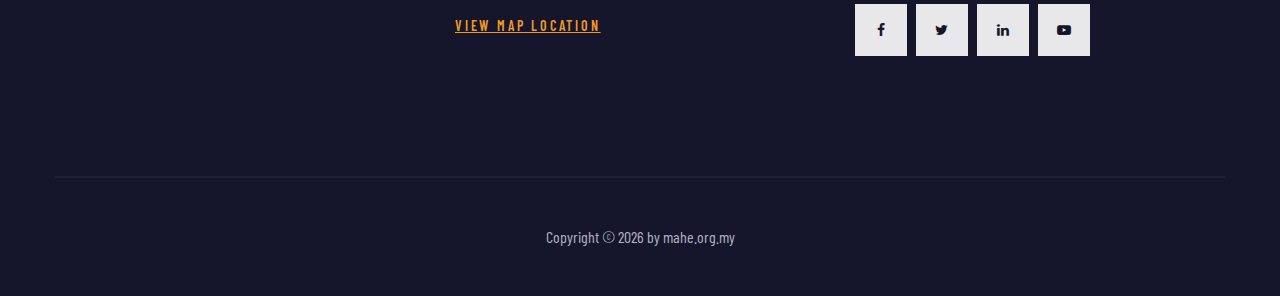
<file: contact.html>
<!DOCTYPE html>
<html class="wide" lang="en" manifest="cache.manifest">
  <head>
    <title>ARAHE2023</title>
    <script type="text/javascript" src="update_cache.js"></script>
    <meta charset="utf-8" />
    <meta
      name="viewport"
      content="width=device-width, height=device-height, initial-scale=1.0" />
    <meta http-equiv="X-UA-Compatible" content="IE=edge" />
    <link rel="icon" href="images/favicon.ico" type="image/x-icon" />
    <link
      rel="stylesheet"
      type="text/css"
      href="https://fonts.googleapis.com/css?family=Barlow%7CBarlow+Condensed:300,400,500,600,700,900" />
    <link rel="stylesheet" href="css/bootstrap.css" />
    <link rel="stylesheet" href="css/fonts.css" />
    <link rel="stylesheet" href="css/style.css" />
    <style>
      .ie-panel {
        display: none;
        background: #212121;
        padding: 10px 0;
        box-shadow: 3px 3px 5px 0 rgba(0, 0, 0, 0.3);
        clear: both;
        text-align: center;
        position: relative;
        z-index: 1;
      }
      html.ie-10 .ie-panel,
      html.lt-ie-10 .ie-panel {
        display: block;
      }
    </style>
  </head>
  <body onload="checkForUpdate()">
    <div class="ie-panel">
      <a href="http://windows.microsoft.com/en-US/internet-explorer/"
        ><img
          src="images/ie8-panel/warning_bar_0000_us.jpg"
          height="42"
          width="820"
          alt="You are using an outdated browser. For a faster, safer browsing experience, upgrade for free today."
      /></a>
    </div>
    <div class="preloader">
      <div class="preloader-body">
        <div class="cssload-container">
          <div class="cssload-speeding-wheel"></div>
        </div>
        <p>Loading...</p>
      </div>
    </div>
    <div class="page">
      <!-- Section Header Default-->
      <header class="section page-header">
        <!--RD Navbar-->
        <div class="rd-navbar-wrap">
          <nav
            class="rd-navbar rd-navbar-classic"
            data-layout="rd-navbar-fixed"
            data-sm-layout="rd-navbar-fixed"
            data-md-layout="rd-navbar-fixed"
            data-md-device-layout="rd-navbar-fixed"
            data-lg-layout="rd-navbar-static"
            data-lg-device-layout="rd-navbar-static"
            data-xl-layout="rd-navbar-static"
            data-xl-device-layout="rd-navbar-static"
            data-xxl-layout="rd-navbar-static"
            data-xxl-device-layout="rd-navbar-static"
            data-lg-stick-up-offset="46px"
            data-xl-stick-up-offset="46px"
            data-xxl-stick-up-offset="76px"
            data-lg-stick-up="true"
            data-xl-stick-up="true"
            data-xxl-stick-up="true">
            <div
              class="rd-navbar-collapse-toggle rd-navbar-fixed-element-1"
              data-rd-navbar-toggle=".rd-navbar-collapse">
              <span></span>
            </div>
            <div class="rd-navbar-main-outer">
              <div class="rd-navbar-main">
                <!--RD Navbar Panel-->
                <div class="rd-navbar-panel">
                  <!--RD Navbar Toggle-->
                  <button
                    class="rd-navbar-toggle"
                    data-rd-navbar-toggle=".rd-navbar-nav-wrap">
                    <span></span>
                  </button>
                  <!--RD Navbar Brand-->
                  <div class="rd-navbar-brand">
                    <!--Brand--><a class="brand" href="index.html"
                      ><img
                        class="brand-logo-dark"
                        src="images/logo-default.png"
                        srcset="images/logo-default@2x.png 2x"
                        alt="arahe2023" /><img
                        class="brand-logo-light"
                        src="images/logo-inverse.png"
                        srcset="images/logo-inverse@2x.png 2x"
                        alt="arahe2023"
                    /></a>
                  </div>
                </div>
                <!-- Rd Navbar Navigation-->
                <div class="rd-navbar-main-element">
                  <div class="rd-navbar-nav-wrap">
                    <ul class="rd-navbar-nav">
                      <li class="rd-nav-item active">
                        <a class="rd-nav-link" href="index.html">Home</a>
                      </li>
                      <li class="rd-nav-item">
                        <a class="rd-nav-link" href="#">Conference</a>
                        <ul class="rd-menu rd-navbar-megamenu">
                          <li class="rd-megamenu-item">
                            <ul class="rd-megamenu-list">
                              <li class="rd-megamenu-list-item">
                                <a
                                  class="rd-megamenu-list-link"
                                  href="about.html"
                                  >About</a
                                >
                              </li>
                              <li class="rd-megamenu-list-item">
                                <a
                                  class="rd-megamenu-list-link"
                                  href="fees.html"
                                  >Conference Fees
                                </a>
                              </li>
                            </ul>
                          </li>
                        </ul>
                      </li>
                      <li class="rd-nav-item">
                        <a class="rd-nav-link" href="schedule.html"
                          >Programme Schedule</a
                        >
                      </li>
                      <li class="rd-nav-item">
                        <a class="rd-nav-link" href="#">Publication </a>
                        <ul class="rd-menu rd-navbar-megamenu">
                          <li class="rd-megamenu-item">
                            <ul class="rd-megamenu-list">
                              <li class="rd-megamenu-list-item">
                                <a
                                  class="rd-megamenu-list-link"
                                  href="/doc/ARAHE 2023-Template of Full paper.doc"
                                  target="_blank"
                                  >ARAHE 2023- Template of Abstract</a
                                >
                              </li>
                              <li class="rd-megamenu-list-item">
                                <a
                                  class="rd-megamenu-list-link"
                                  href="/doc/ARAHE 2023-Template of Extended Abstract.doc"
                                  target="_blank"
                                  >ARAHE 2023- Template of Extended Abstract</a
                                >
                              </li>
                              <li class="rd-megamenu-list-item">
                                <a
                                  class="rd-megamenu-list-link"
                                  href="/doc/ARAHE 2023-Template of Full paper.doc"
                                  target="_blank"
                                  >ARAHE 2023- Template of Full paper</a
                                >
                              </li>
                            </ul>
                          </li>
                        </ul>
                      </li>
                      <li class="rd-nav-item">
                        <a class="rd-nav-link" href="#">Organizing Committee</a>
                      </li>

                      <li class="rd-nav-item">
                        <a class="rd-nav-link" href="contact.html"
                          >Contact Us</a
                        >
                      </li>
                    </ul>
                  </div>
                </div>
                <!-- RD Navbar Collapse-->
                <div class="rd-navbar-collapse">
                  <a
                    class="button button-primary"
                    href="https://app.arahe2023.mahe.org.my/"
                    target="_blank"
                    data-triangle=".button-overlay"
                    ><span>Register Now!</span
                    ><span class="button-overlay"></span
                  ></a>
                </div>
              </div>
            </div>
          </nav>
        </div>
      </header>
      <!-- Breadcrumbs-->
      <section
        class="breadcrumbs-custom bg-image context-dark"
        style="background-image: url(images/bg-breadcrumbs-01-1894x424.jpg)">
        <div class="container">
          <ul class="breadcrumbs-custom-path">
            <li><a href="index.html">Home</a></li>
            <li class="active">Contact</li>
          </ul>
          <h3 class="breadcrumbs-custom-title">Contact</h3>
        </div>
      </section>

      <!--Mailform-->
      <section class="section section-lg bg-default">
        <div class="container">
          <div class="row row-30 justify-content-center">
            <div class="col-xs-10 col-sm-9 col-md-6 col-lg-7 col-xl-8">
              <h6>contact with us</h6>
              <h3>
                Have question? Write a<br class="d-none d-xs-block" />
                message.
              </h3>
              <!--RD Mailform-->
              <form
                class="rd-mailform rd-form"
                data-form-output="form-output-global"
                data-form-type="contact"
                method="post"
                action="bat/rd-mailform.php">
                <div class="row row-10 row-narrow-xs">
                  <div class="col-lg-6">
                    <div class="form-wrap">
                      <label class="form-label" for="contact-name"
                        >Your Name</label
                      >
                      <input
                        class="form-input"
                        id="contact-name"
                        type="text"
                        name="name"
                        data-constraints="@Required" />
                    </div>
                  </div>
                  <div class="col-lg-6">
                    <div class="form-wrap">
                      <label class="form-label" for="contact-email"
                        >Email Address</label
                      >
                      <input
                        class="form-input"
                        id="contact-email"
                        type="email"
                        name="email"
                        data-constraints="@Required @Email" />
                    </div>
                  </div>
                  <div class="col-lg-12">
                    <div class="form-wrap">
                      <label class="form-label" for="contact-message"
                        >Write Message</label
                      >
                      <textarea
                        class="form-input"
                        id="contact-message"
                        name="message"
                        data-constraints="@Required"></textarea>
                    </div>
                  </div>
                  <div class="col-lg-12">
                    <div class="form-button">
                      <button
                        class="button button-lg button-primary"
                        type="submit"
                        data-triangle=".button-overlay">
                        <span class="button-overlay"></span
                        ><span>Send Message</span>
                      </button>
                    </div>
                  </div>
                </div>
              </form>
            </div>
            <div class="col-xs-10 col-sm-9 col-md-6 col-lg-5 col-xl-4">
              <div class="block-address">
                <div class="block-address-item">
                  <h5 class="block-address-title">Address</h5>
                  <p class="block-address-text">
                    Malaysia Association of Home Economics (MAHE) Department of
                    Science and Technical Education<br
                      class="d-none d-xs-block" />
                    Faculty of Educational Studies, Universiti Putra Malaysia,
                    43400 Serdang, Selangor, MALAYSIA
                  </p>
                </div>
                <div class="block-address-item">
                  <h5 class="block-address-title">Phone</h5>
                  <p class="block-address-text">
                    <span>Local:</span> <a href="tel:#">+60389468224</a
                    ><br /><span>Mobile:</span> <a href="tel:#">+60123939672</a>
                  </p>
                </div>
                <div class="block-address-item">
                  <h5 class="block-address-title">Email</h5>
                  <p class="block-address-text">
                    <a href="mailto:#">arahe2023@gmail.com </a><br />
                  </p>
                </div>
                <div class="block-address-item">
                  <h5 class="block-address-title">Follow</h5>
                  <ul class="list-inline list-inline-xs">
                    <li>
                      <a
                        class="icon icon-rect icon-xs icon-white fa-facebook"
                        href="#"
                        data-triangle=".icon-rect-overlay">
                        <div class="icon-rect-overlay"></div
                      ></a>
                    </li>
                    <li>
                      <a
                        class="icon icon-rect icon-xs icon-white fa-twitter"
                        href="#"
                        data-triangle=".icon-rect-overlay">
                        <div class="icon-rect-overlay"></div
                      ></a>
                    </li>
                    <li>
                      <a
                        class="icon icon-rect icon-xs icon-white fa-linkedin"
                        href="#"
                        data-triangle=".icon-rect-overlay">
                        <div class="icon-rect-overlay"></div
                      ></a>
                    </li>
                    <li>
                      <a
                        class="icon icon-rect icon-xs icon-white fa-youtube-play"
                        href="#"
                        data-triangle=".icon-rect-overlay">
                        <div class="icon-rect-overlay"></div
                      ></a>
                    </li>
                  </ul>
                </div>
              </div>
            </div>
          </div>
        </div>
      </section>

      <!-- Section Pre Footer-->
      <section class="section section-lg bg-gray-900">
        <div class="container">
          <div class="row row-30">
            <div class="col-xs-10 col-lg-4 align-self-center">
              <a class="brand" href="index.html"
                ><img
                  class="brand-logo-light"
                  src="images/logo-inverse-big.png"
                  srcset="images/logo-inverse-big@2x.png 2x"
                  alt="arahe2023"
              /></a>
            </div>
            <div class="col-xs-10 col-sm-6 col-lg-4">
              <h5><span class="big font-weight-sbold">Event detail</span></h5>
              <div class="event-detail">
                <p class="event-detail-time big">
                  <time data-splitting datetime="2023-08-07"
                    >7th – 11th of August 2023
                  </time>
                </p>
                <p class="event-detail-address big" data-splitting>
                  Hotel Armada, Petaling Jaya, Selangor, Malaysia.
                </p>
                <a class="event-detail-link" href="contact.html"
                  >View map location</a
                >
              </div>
            </div>
            <div class="col-xs-10 col-sm-6 col-lg-4">
              <h5><span class="big font-weight-sbold">Social Updates</span></h5>
              <div class="event-detail">
                <p class="big">
                  You may wonder: why this event so popular? If you do,<br
                    class="d-none d-xl-block" />
                  find more info about it here.
                </p>
                <ul class="list-inline list-inline-xs">
                  <li data-wow-delay=".2s">
                    <a
                      class="icon icon-rect icon-xs icon-white fa-facebook"
                      href="#"
                      data-triangle=".icon-rect-overlay">
                      <div class="icon-rect-overlay"></div
                    ></a>
                  </li>
                  <li data-wow-delay=".35s">
                    <a
                      class="icon icon-rect icon-xs icon-white fa-twitter"
                      href="#"
                      data-triangle=".icon-rect-overlay">
                      <div class="icon-rect-overlay"></div
                    ></a>
                  </li>
                  <li data-wow-delay=".5s">
                    <a
                      class="icon icon-rect icon-xs icon-white fa-linkedin"
                      href="#"
                      data-triangle=".icon-rect-overlay">
                      <div class="icon-rect-overlay"></div
                    ></a>
                  </li>
                  <li data-wow-delay=".65s">
                    <a
                      class="icon icon-rect icon-xs icon-white fa-youtube-play"
                      href="#"
                      data-triangle=".icon-rect-overlay">
                      <div class="icon-rect-overlay"></div
                    ></a>
                  </li>
                </ul>
              </div>
            </div>
          </div>
        </div>
      </section>
      <!-- Divider-->
      <div class="divider divider-gray-900 text-center"></div>
      <!-- Footer Classic-->
      <footer class="section footer-classic context-dark">
        <div class="container">
          <p class="rights">
            <span>Copyright&nbsp;</span><span>&copy;&nbsp;</span
            ><span class="copyright-year"></span><span>&nbsp;</span
            ><span>by</span> <a href="mahe.org.my">mahe.org.my</a>
          </p>
        </div>
      </footer>
    </div>
    <div class="snackbars" id="form-output-global"></div>
    <div class="block-with-svg-gradients">
      <svg xmlns="http://www.w3.org/2000/svg">
        <defs>
          <lineargradient
            id="svg-gradient-primary"
            x1="0%"
            y1="100%"
            x2="100%"
            y2="0%">
            <stop
              offset="0%"
              style="stop-color: rgb(130, 46, 168); stop-opacity: 1"></stop>
            <stop
              offset="100%"
              style="stop-color: rgb(217, 14, 144); stop-opacity: 1"></stop>
          </lineargradient>
        </defs>
      </svg>
    </div>
    <script src="js/core.min.js"></script>
    <script src="js/script.js"></script>
  </body>
</html>
</file>
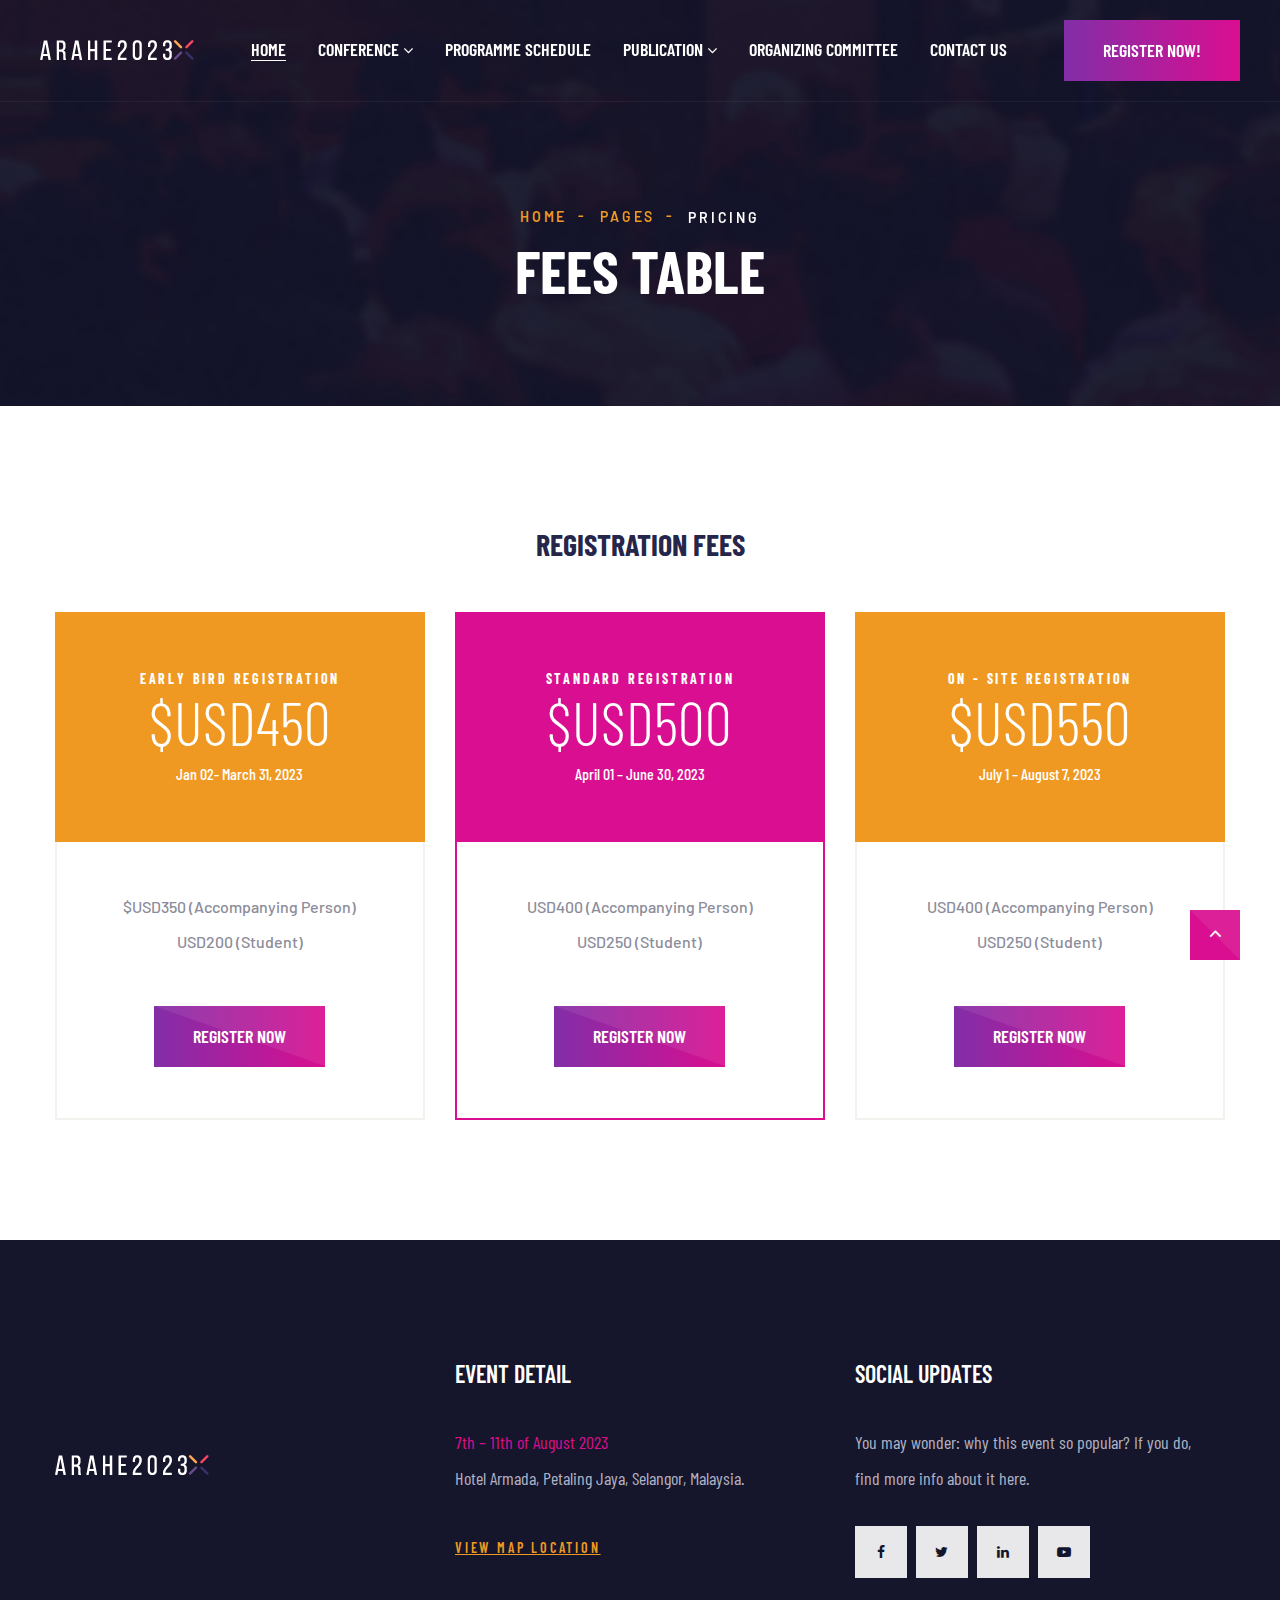
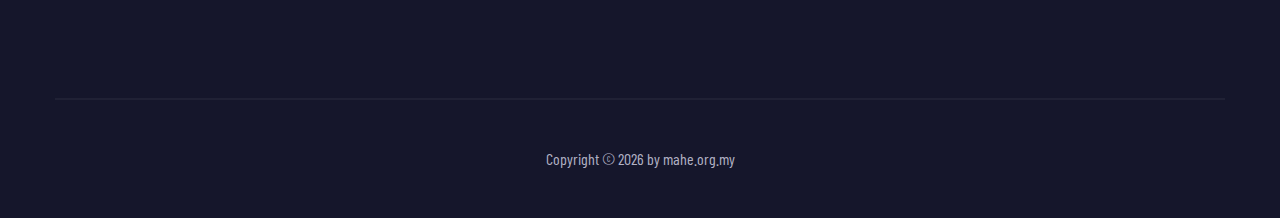
<file: fees.html>
<!DOCTYPE html>
<html class="wide" lang="en" manifest="cache.manifest">
  <head>
    <title>ARAHE2023</title>
    <script type="text/javascript" src="update_cache.js"></script>
    <meta charset="utf-8" />
    <meta
      name="viewport"
      content="width=device-width, height=device-height, initial-scale=1.0" />
    <meta http-equiv="X-UA-Compatible" content="IE=edge" />
    <link rel="icon" href="images/favicon.ico" type="image/x-icon" />
    <link
      rel="stylesheet"
      type="text/css"
      href="https://fonts.googleapis.com/css?family=Barlow%7CBarlow+Condensed:300,400,500,600,700,900" />
    <link rel="stylesheet" href="css/bootstrap.css" />
    <link rel="stylesheet" href="css/fonts.css" />
    <link rel="stylesheet" href="css/style.css" />
    <style>
      .ie-panel {
        display: none;
        background: #212121;
        padding: 10px 0;
        box-shadow: 3px 3px 5px 0 rgba(0, 0, 0, 0.3);
        clear: both;
        text-align: center;
        position: relative;
        z-index: 1;
      }
      html.ie-10 .ie-panel,
      html.lt-ie-10 .ie-panel {
        display: block;
      }
    </style>
  </head>
  <body onload="checkForUpdate()">
    <div class="ie-panel">
      <a href="http://windows.microsoft.com/en-US/internet-explorer/"
        ><img
          src="images/ie8-panel/warning_bar_0000_us.jpg"
          height="42"
          width="820"
          alt="You are using an outdated browser. For a faster, safer browsing experience, upgrade for free today."
      /></a>
    </div>
    <div class="preloader">
      <div class="preloader-body">
        <div class="cssload-container">
          <div class="cssload-speeding-wheel"></div>
        </div>
        <p>Loading...</p>
      </div>
    </div>
    <div class="page">
      <!-- Section Header Default-->
      <header class="section page-header">
        <!--RD Navbar-->
        <div class="rd-navbar-wrap">
          <nav
            class="rd-navbar rd-navbar-classic"
            data-layout="rd-navbar-fixed"
            data-sm-layout="rd-navbar-fixed"
            data-md-layout="rd-navbar-fixed"
            data-md-device-layout="rd-navbar-fixed"
            data-lg-layout="rd-navbar-static"
            data-lg-device-layout="rd-navbar-static"
            data-xl-layout="rd-navbar-static"
            data-xl-device-layout="rd-navbar-static"
            data-xxl-layout="rd-navbar-static"
            data-xxl-device-layout="rd-navbar-static"
            data-lg-stick-up-offset="46px"
            data-xl-stick-up-offset="46px"
            data-xxl-stick-up-offset="76px"
            data-lg-stick-up="true"
            data-xl-stick-up="true"
            data-xxl-stick-up="true">
            <div
              class="rd-navbar-collapse-toggle rd-navbar-fixed-element-1"
              data-rd-navbar-toggle=".rd-navbar-collapse">
              <span></span>
            </div>
            <div class="rd-navbar-main-outer">
              <div class="rd-navbar-main">
                <!--RD Navbar Panel-->
                <div class="rd-navbar-panel">
                  <!--RD Navbar Toggle-->
                  <button
                    class="rd-navbar-toggle"
                    data-rd-navbar-toggle=".rd-navbar-nav-wrap">
                    <span></span>
                  </button>
                  <!--RD Navbar Brand-->
                  <div class="rd-navbar-brand">
                    <!--Brand--><a class="brand" href="index.html"
                      ><img
                        class="brand-logo-dark"
                        src="images/logo-default.png"
                        srcset="images/logo-default@2x.png 2x"
                        alt="arahe2023" /><img
                        class="brand-logo-light"
                        src="images/logo-inverse.png"
                        srcset="images/logo-inverse@2x.png 2x"
                        alt="arahe2023"
                    /></a>
                  </div>
                </div>
                <!-- Rd Navbar Navigation-->
                <div class="rd-navbar-main-element">
                  <div class="rd-navbar-nav-wrap">
                    <ul class="rd-navbar-nav">
                      <li class="rd-nav-item active">
                        <a class="rd-nav-link" href="index.html">Home</a>
                      </li>
                      <li class="rd-nav-item">
                        <a class="rd-nav-link" href="#">Conference</a>
                        <ul class="rd-menu rd-navbar-megamenu">
                          <li class="rd-megamenu-item">
                            <ul class="rd-megamenu-list">
                              <li class="rd-megamenu-list-item">
                                <a
                                  class="rd-megamenu-list-link"
                                  href="about.html"
                                  >About</a
                                >
                              </li>
                              <li class="rd-megamenu-list-item">
                                <a
                                  class="rd-megamenu-list-link"
                                  href="fees.html"
                                  >Conference Fees
                                </a>
                              </li>
                            </ul>
                          </li>
                        </ul>
                      </li>
                      <li class="rd-nav-item">
                        <a class="rd-nav-link" href="schedule.html"
                          >Programme Schedule</a
                        >
                      </li>
                      <li class="rd-nav-item">
                        <a class="rd-nav-link" href="#">Publication </a>
                        <ul class="rd-menu rd-navbar-megamenu">
                          <li class="rd-megamenu-item">
                            <ul class="rd-megamenu-list">
                              <li class="rd-megamenu-list-item">
                                <a
                                  class="rd-megamenu-list-link"
                                  href="/doc/ARAHE 2023-Template of Full paper.doc"
                                  target="_blank"
                                  >ARAHE 2023- Template of Abstract</a
                                >
                              </li>
                              <li class="rd-megamenu-list-item">
                                <a
                                  class="rd-megamenu-list-link"
                                  href="/doc/ARAHE 2023-Template of Extended Abstract.doc"
                                  target="_blank"
                                  >ARAHE 2023- Template of Extended Abstract</a
                                >
                              </li>
                              <li class="rd-megamenu-list-item">
                                <a
                                  class="rd-megamenu-list-link"
                                  href="/doc/ARAHE 2023-Template of Full paper.doc"
                                  target="_blank"
                                  >ARAHE 2023- Template of Full paper</a
                                >
                              </li>
                            </ul>
                          </li>
                        </ul>
                      </li>
                      <li class="rd-nav-item">
                        <a class="rd-nav-link" href="#">Organizing Committee</a>
                      </li>

                      <li class="rd-nav-item">
                        <a class="rd-nav-link" href="contact.html"
                          >Contact Us</a
                        >
                      </li>
                    </ul>
                  </div>
                </div>
                <!-- RD Navbar Collapse-->
                <div class="rd-navbar-collapse">
                  <a
                    class="button button-primary"
                    href="https://app.arahe2023.mahe.org.my/"
                    target="_blank"
                    data-triangle=".button-overlay"
                    ><span>Register Now!</span
                    ><span class="button-overlay"></span
                  ></a>
                </div>
              </div>
            </div>
          </nav>
        </div>
      </header>
      <!-- Breadcrumbs-->
      <section
        class="breadcrumbs-custom bg-image context-dark"
        style="background-image: url(images/bg-breadcrumbs-01-1894x424.jpg)">
        <div class="container">
          <ul class="breadcrumbs-custom-path">
            <li><a href="index.html">Home</a></li>
            <li><a href="#">Pages</a></li>
            <li class="active">Pricing</li>
          </ul>
          <h3 class="breadcrumbs-custom-title">Fees Table</h3>
        </div>
      </section>
      <!-- Section Small Packages-->
      <section class="section section-lg bg-default text-center">
        <div class="container">
          <h4 class="font-weight-bold">Registration Fees</h4>
          <div class="row row-30">
            <div class="col-sm-6 col-md-4">
              <div class="pricing-modern">
                <div class="pricing-modern-header">
                  <h6 class="pricing-modern-title">Early Bird Registration</h6>
                  <p class="pricing-modern-price heading-3">$USD450</p>
                  <p class="pricing-modern-description">
                    Jan 02- March 31, 2023
                  </p>
                </div>
                <div class="pricing-modern-body">
                  <ul class="pricing-modern-list">
                    <li>$USD350 (Accompanying Person)</li>
                    <li>USD200 (Student)</li>
                  </ul>
                  <button
                    class="button button-primary"
                    type="submit"
                    data-triangle=".button-overlay">
                    <span>Register Now</span
                    ><span class="button-overlay"></span>
                  </button>
                </div>
              </div>
            </div>
            <div class="col-sm-6 col-md-4">
              <div class="pricing-modern pricing-modern-primary">
                <div class="pricing-modern-header">
                  <h6 class="pricing-modern-title">Standard Registration</h6>
                  <p class="pricing-modern-price heading-3">$USD500</p>
                  <p class="pricing-modern-description">
                    April 01 – June 30, 2023
                  </p>
                </div>
                <div class="pricing-modern-body">
                  <ul class="pricing-modern-list">
                    <li>USD400 (Accompanying Person)</li>
                    <li>USD250 (Student)</li>
                  </ul>
                  <button
                    class="button button-primary"
                    type="submit"
                    data-triangle=".button-overlay">
                    <span>Register Now</span
                    ><span class="button-overlay"></span>
                  </button>
                </div>
              </div>
            </div>
            <div class="col-sm-6 col-md-4">
              <div class="pricing-modern">
                <div class="pricing-modern-header">
                  <h6 class="pricing-modern-title">On - site Registration</h6>
                  <p class="pricing-modern-price heading-3">$USD550</p>
                  <p class="pricing-modern-description">
                    July 1 – August 7, 2023
                  </p>
                </div>
                <div class="pricing-modern-body">
                  <ul class="pricing-modern-list">
                    <li>USD400 (Accompanying Person)</li>
                    <li>USD250 (Student)</li>
                  </ul>
                  <button
                    class="button button-primary"
                    type="submit"
                    data-triangle=".button-overlay">
                    <span>Register Now</span
                    ><span class="button-overlay"></span>
                  </button>
                </div>
              </div>
            </div>
          </div>
        </div>
      </section>

      <!-- Section Pre Footer-->
      <section class="section section-lg bg-gray-900">
        <div class="container">
          <div class="row row-30">
            <div class="col-xs-10 col-lg-4 align-self-center">
              <a class="brand" href="index.html"
                ><img
                  class="brand-logo-light"
                  src="images/logo-inverse-big.png"
                  srcset="images/logo-inverse-big@2x.png 2x"
                  alt="arahe2023"
              /></a>
            </div>
            <div class="col-xs-10 col-sm-6 col-lg-4">
              <h5><span class="big font-weight-sbold">Event detail</span></h5>
              <div class="event-detail">
                <p class="event-detail-time big">
                  <time data-splitting datetime="2023-08-07"
                    >7th – 11th of August 2023
                  </time>
                </p>
                <p class="event-detail-address big" data-splitting>
                  Hotel Armada, Petaling Jaya, Selangor, Malaysia.
                </p>
                <a class="event-detail-link" href="contact.html"
                  >View map location</a
                >
              </div>
            </div>
            <div class="col-xs-10 col-sm-6 col-lg-4">
              <h5><span class="big font-weight-sbold">Social Updates</span></h5>
              <div class="event-detail">
                <p class="big">
                  You may wonder: why this event so popular? If you do,<br
                    class="d-none d-xl-block" />
                  find more info about it here.
                </p>
                <ul class="list-inline list-inline-xs">
                  <li data-wow-delay=".2s">
                    <a
                      class="icon icon-rect icon-xs icon-white fa-facebook"
                      href="#"
                      data-triangle=".icon-rect-overlay">
                      <div class="icon-rect-overlay"></div
                    ></a>
                  </li>
                  <li data-wow-delay=".35s">
                    <a
                      class="icon icon-rect icon-xs icon-white fa-twitter"
                      href="#"
                      data-triangle=".icon-rect-overlay">
                      <div class="icon-rect-overlay"></div
                    ></a>
                  </li>
                  <li data-wow-delay=".5s">
                    <a
                      class="icon icon-rect icon-xs icon-white fa-linkedin"
                      href="#"
                      data-triangle=".icon-rect-overlay">
                      <div class="icon-rect-overlay"></div
                    ></a>
                  </li>
                  <li data-wow-delay=".65s">
                    <a
                      class="icon icon-rect icon-xs icon-white fa-youtube-play"
                      href="#"
                      data-triangle=".icon-rect-overlay">
                      <div class="icon-rect-overlay"></div
                    ></a>
                  </li>
                </ul>
              </div>
            </div>
          </div>
        </div>
      </section>
      <!-- Divider-->
      <div class="divider divider-gray-900 text-center"></div>
      <!-- Footer Classic-->
      <footer class="section footer-classic context-dark">
        <div class="container">
          <p class="rights">
            <span>Copyright&nbsp;</span><span>&copy;&nbsp;</span
            ><span class="copyright-year"></span><span>&nbsp;</span
            ><span>by</span> <a href="mahe.org.my">mahe.org.my</a>
          </p>
        </div>
      </footer>
    </div>
    <div class="snackbars" id="form-output-global"></div>
    <div class="block-with-svg-gradients">
      <svg xmlns="http://www.w3.org/2000/svg">
        <defs>
          <lineargradient
            id="svg-gradient-primary"
            x1="0%"
            y1="100%"
            x2="100%"
            y2="0%">
            <stop
              offset="0%"
              style="stop-color: rgb(130, 46, 168); stop-opacity: 1"></stop>
            <stop
              offset="100%"
              style="stop-color: rgb(217, 14, 144); stop-opacity: 1"></stop>
          </lineargradient>
        </defs>
      </svg>
    </div>
    <script src="js/core.min.js"></script>
    <script src="js/script.js"></script>
  </body>
</html>
</file>
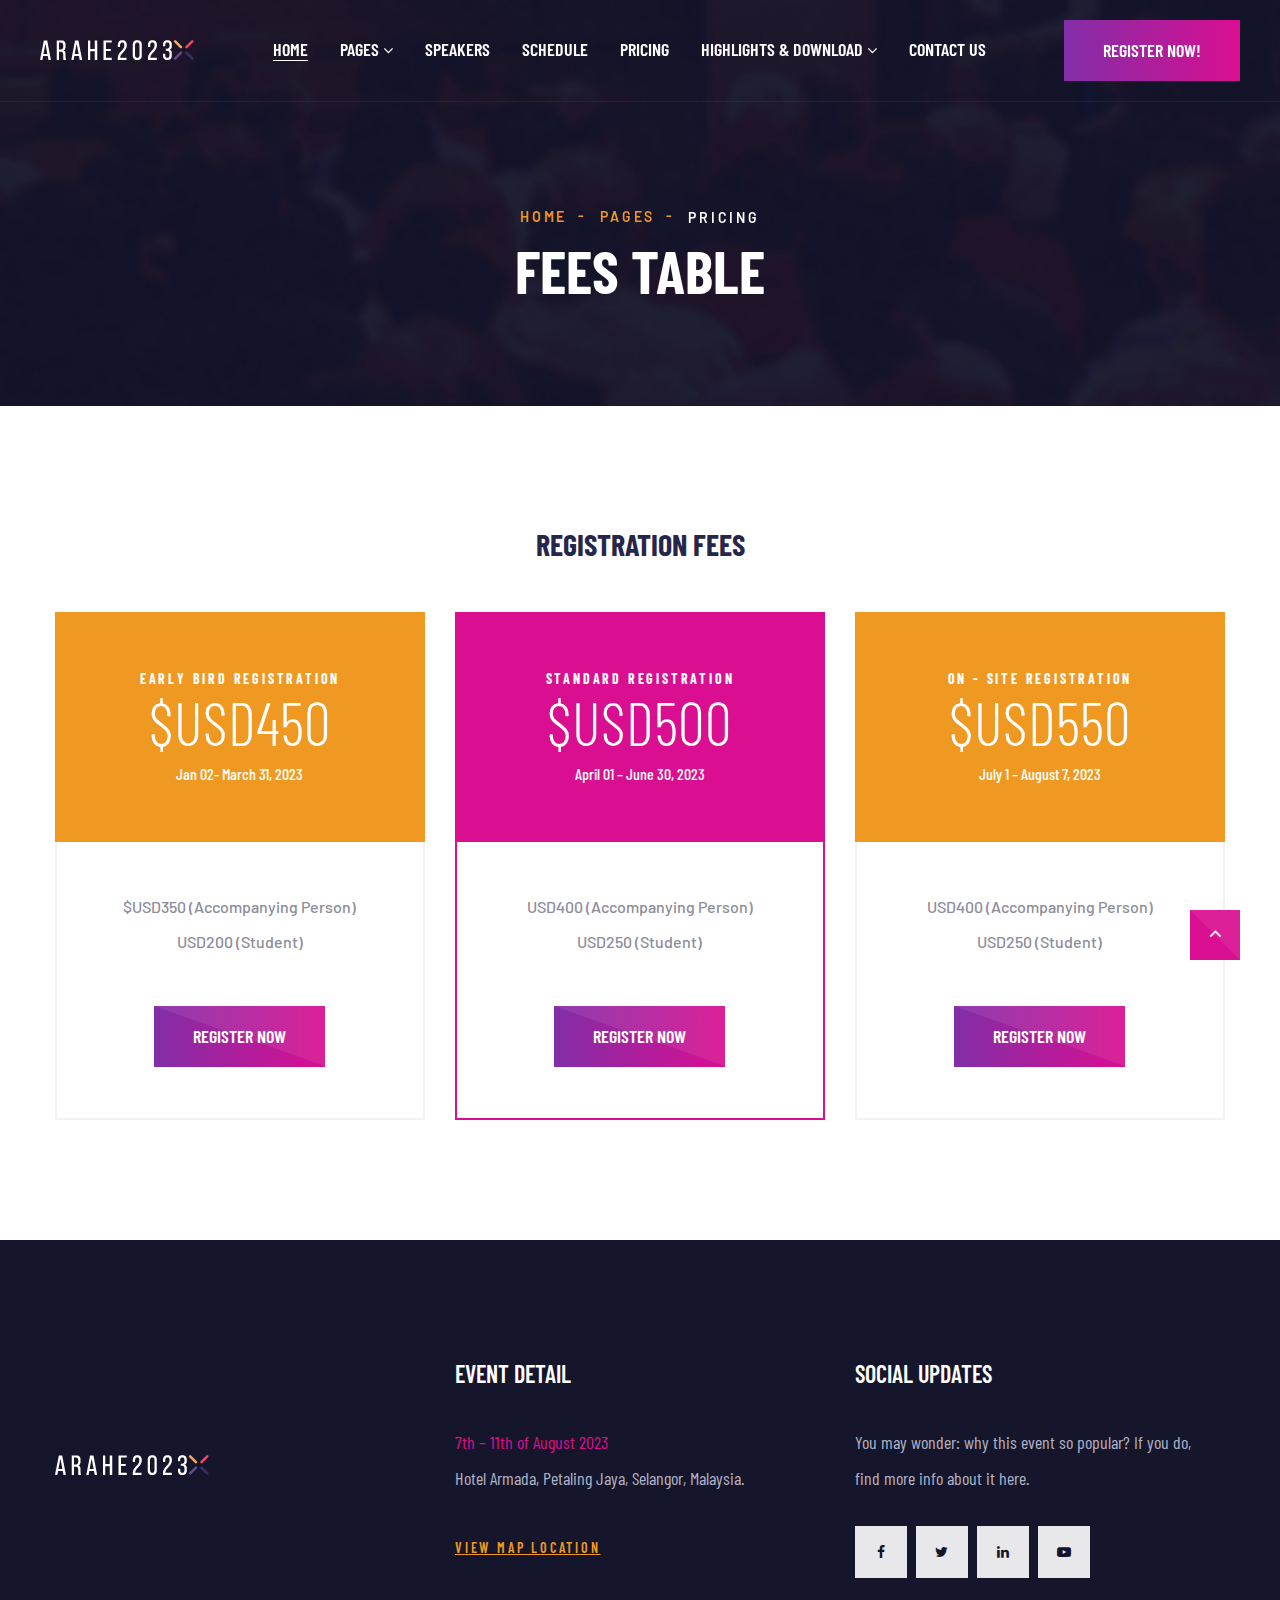
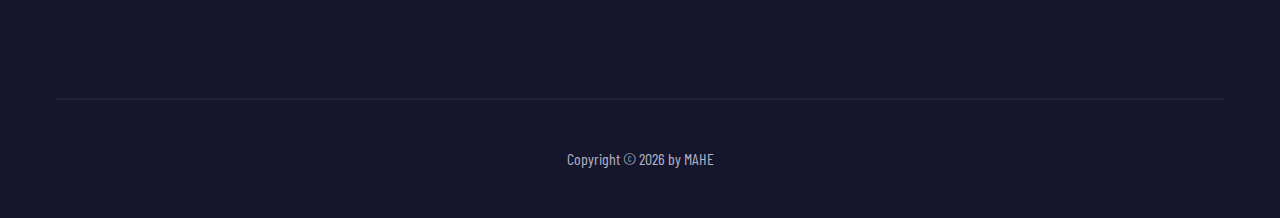
<file: pricing.html>
<!DOCTYPE html>
<html class="wide" lang="en">
  <head>
    <title>Pricing</title>
    <meta charset="utf-8" />
    <meta
      name="viewport"
      content="width=device-width, height=device-height, initial-scale=1.0" />
    <meta http-equiv="X-UA-Compatible" content="IE=edge" />
    <link rel="icon" href="images/favicon.ico" type="image/x-icon" />
    <link
      rel="stylesheet"
      type="text/css"
      href="https://fonts.googleapis.com/css?family=Barlow%7CBarlow+Condensed:300,400,500,600,700,900" />
    <link rel="stylesheet" href="css/bootstrap.css" />
    <link rel="stylesheet" href="css/fonts.css" />
    <link rel="stylesheet" href="css/style.css" />
    <style>
      .ie-panel {
        display: none;
        background: #212121;
        padding: 10px 0;
        box-shadow: 3px 3px 5px 0 rgba(0, 0, 0, 0.3);
        clear: both;
        text-align: center;
        position: relative;
        z-index: 1;
      }
      html.ie-10 .ie-panel,
      html.lt-ie-10 .ie-panel {
        display: block;
      }
    </style>
  </head>
  <body>
    <div class="ie-panel">
      <a href="http://windows.microsoft.com/en-US/internet-explorer/"
        ><img
          src="images/ie8-panel/warning_bar_0000_us.jpg"
          height="42"
          width="820"
          alt="You are using an outdated browser. For a faster, safer browsing experience, upgrade for free today."
      /></a>
    </div>
    <div class="preloader">
      <div class="preloader-body">
        <div class="cssload-container">
          <div class="cssload-speeding-wheel"></div>
        </div>
        <p>Loading...</p>
      </div>
    </div>
    <div class="page">
      <!-- Section Header Default-->
      <header class="section page-header">
        <!--RD Navbar-->
        <div class="rd-navbar-wrap">
          <nav
            class="rd-navbar rd-navbar-classic"
            data-layout="rd-navbar-fixed"
            data-sm-layout="rd-navbar-fixed"
            data-md-layout="rd-navbar-fixed"
            data-md-device-layout="rd-navbar-fixed"
            data-lg-layout="rd-navbar-static"
            data-lg-device-layout="rd-navbar-static"
            data-xl-layout="rd-navbar-static"
            data-xl-device-layout="rd-navbar-static"
            data-xxl-layout="rd-navbar-static"
            data-xxl-device-layout="rd-navbar-static"
            data-lg-stick-up-offset="46px"
            data-xl-stick-up-offset="46px"
            data-xxl-stick-up-offset="76px"
            data-lg-stick-up="true"
            data-xl-stick-up="true"
            data-xxl-stick-up="true">
            <div
              class="rd-navbar-collapse-toggle rd-navbar-fixed-element-1"
              data-rd-navbar-toggle=".rd-navbar-collapse">
              <span></span>
            </div>
            <div class="rd-navbar-main-outer">
              <div class="rd-navbar-main">
                <!--RD Navbar Panel-->
                <div class="rd-navbar-panel">
                  <!--RD Navbar Toggle-->
                  <button
                    class="rd-navbar-toggle"
                    data-rd-navbar-toggle=".rd-navbar-nav-wrap">
                    <span></span>
                  </button>
                  <!--RD Navbar Brand-->
                  <div class="rd-navbar-brand">
                    <!--Brand--><a class="brand" href="index.html"
                      ><img
                        class="brand-logo-dark"
                        src="images/logo-default.png"
                        srcset="images/logo-default@2x.png 2x"
                        alt="arahe2023" /><img
                        class="brand-logo-light"
                        src="images/logo-inverse.png"
                        srcset="images/logo-inverse@2x.png 2x"
                        alt="arahe2023"
                    /></a>
                  </div>
                </div>
                <!-- Rd Navbar Navigation-->
                <div class="rd-navbar-main-element">
                  <div class="rd-navbar-nav-wrap">
                    <ul class="rd-navbar-nav">
                      <li class="rd-nav-item active">
                        <a class="rd-nav-link" href="index.html">Home</a>
                      </li>
                      <li class="rd-nav-item">
                        <a class="rd-nav-link" href="#">Pages</a>
                        <ul class="rd-menu rd-navbar-megamenu">
                          <li class="rd-megamenu-item">
                            <ul class="rd-megamenu-list">
                              <li class="rd-megamenu-list-item">
                                <a class="rd-megamenu-list-link" href="#"
                                  >Programme</a
                                >
                              </li>
                              <li class="rd-megamenu-list-item">
                                <a class="rd-megamenu-list-link" href="#"
                                  >Poster & Oral Session
                                </a>
                              </li>
                              <li class="rd-megamenu-list-item">
                                <a class="rd-megamenu-list-link" href="#"
                                  >Congress Venue and Accommodation</a
                                >
                              </li>
                              <li class="rd-megamenu-list-item">
                                <a class="rd-megamenu-list-link" href="#"
                                  >Technical & Education Tour</a
                                >
                              </li>
                            </ul>
                          </li>
                        </ul>
                      </li>
                      <li class="rd-nav-item">
                        <a class="rd-nav-link" href="#">Speakers</a>
                      </li>
                      <li class="rd-nav-item">
                        <a class="rd-nav-link" href="schedule.html">Schedule</a>
                      </li>
                      <li class="rd-nav-item">
                        <a class="rd-nav-link" href="pricing.html">Pricing</a>
                      </li>
                      <li class="rd-nav-item">
                        <a class="rd-nav-link" href="#"
                          >Highlights & Download
                        </a>
                        <ul class="rd-menu rd-navbar-megamenu">
                          <li class="rd-megamenu-item">
                            <ul class="rd-megamenu-list">
                              <li class="rd-megamenu-list-item">
                                <a
                                  class="rd-megamenu-list-link"
                                  href="/doc/ARAHE 2023-Template of Full paper.doc"
                                  target="_blank"
                                  >ARAHE 2023- Template of Abstract</a
                                >
                              </li>
                              <li class="rd-megamenu-list-item">
                                <a
                                  class="rd-megamenu-list-link"
                                  href="/doc/ARAHE 2023-Template of Extended Abstract.doc"
                                  target="_blank"
                                  >ARAHE 2023- Template of Extended Abstract</a
                                >
                              </li>
                              <li class="rd-megamenu-list-item">
                                <a
                                  class="rd-megamenu-list-link"
                                  href="/doc/ARAHE 2023-Template of Full paper.doc"
                                  target="_blank"
                                  >ARAHE 2023- Template of Full paper</a
                                >
                              </li>
                            </ul>
                          </li>
                        </ul>
                      </li>
                      <li class="rd-nav-item">
                        <a class="rd-nav-link" href="contact.html"
                          >Contact Us</a
                        >
                      </li>
                    </ul>
                  </div>
                </div>
                <!-- RD Navbar Collapse-->
                <div class="rd-navbar-collapse">
                  <a
                    class="button button-primary"
                    href="https://app.arahe2023.mahe.org.my/"
                    target="_blank"
                    data-triangle=".button-overlay"
                    ><span>Register Now!</span
                    ><span class="button-overlay"></span
                  ></a>
                </div>
              </div>
            </div>
          </nav>
        </div>
      </header>
      <!-- Breadcrumbs-->
      <section
        class="breadcrumbs-custom bg-image context-dark"
        style="background-image: url(images/bg-breadcrumbs-01-1894x424.jpg)">
        <div class="container">
          <ul class="breadcrumbs-custom-path">
            <li><a href="index.html">Home</a></li>
            <li><a href="#">Pages</a></li>
            <li class="active">Pricing</li>
          </ul>
          <h3 class="breadcrumbs-custom-title">Fees Table</h3>
        </div>
      </section>
      <!-- Section Small Packages-->
      <section class="section section-lg bg-default text-center">
        <div class="container">
          <h4 class="font-weight-bold">Registration Fees</h4>
          <div class="row row-30">
            <div class="col-sm-6 col-md-4">
              <div class="pricing-modern">
                <div class="pricing-modern-header">
                  <h6 class="pricing-modern-title">Early Bird Registration</h6>
                  <p class="pricing-modern-price heading-3">$USD450</p>
                  <p class="pricing-modern-description">
                    Jan 02- March 31, 2023
                  </p>
                </div>
                <div class="pricing-modern-body">
                  <ul class="pricing-modern-list">
                    <li>$USD350 (Accompanying Person)</li>
                    <li>USD200 (Student)</li>
                  </ul>
                  <button
                    class="button button-primary"
                    type="submit"
                    data-triangle=".button-overlay">
                    <span>Register Now</span
                    ><span class="button-overlay"></span>
                  </button>
                </div>
              </div>
            </div>
            <div class="col-sm-6 col-md-4">
              <div class="pricing-modern pricing-modern-primary">
                <div class="pricing-modern-header">
                  <h6 class="pricing-modern-title">Standard Registration</h6>
                  <p class="pricing-modern-price heading-3">$USD500</p>
                  <p class="pricing-modern-description">
                    April 01 – June 30, 2023
                  </p>
                </div>
                <div class="pricing-modern-body">
                  <ul class="pricing-modern-list">
                    <li>USD400 (Accompanying Person)</li>
                    <li>USD250 (Student)</li>
                  </ul>
                  <button
                    class="button button-primary"
                    type="submit"
                    data-triangle=".button-overlay">
                    <span>Register Now</span
                    ><span class="button-overlay"></span>
                  </button>
                </div>
              </div>
            </div>
            <div class="col-sm-6 col-md-4">
              <div class="pricing-modern">
                <div class="pricing-modern-header">
                  <h6 class="pricing-modern-title">On - site Registration</h6>
                  <p class="pricing-modern-price heading-3">$USD550</p>
                  <p class="pricing-modern-description">
                    July 1 – August 7, 2023
                  </p>
                </div>
                <div class="pricing-modern-body">
                  <ul class="pricing-modern-list">
                    <li>USD400 (Accompanying Person)</li>
                    <li>USD250 (Student)</li>
                  </ul>
                  <button
                    class="button button-primary"
                    type="submit"
                    data-triangle=".button-overlay">
                    <span>Register Now</span
                    ><span class="button-overlay"></span>
                  </button>
                </div>
              </div>
            </div>
          </div>
        </div>
      </section>

      <!-- Section Pre Footer-->
      <section class="section section-lg bg-gray-900">
        <div class="container">
          <div class="row row-30">
            <div class="col-xs-10 col-lg-4 align-self-center">
              <a class="brand" href="index.html"
                ><img
                  class="brand-logo-light"
                  src="images/logo-inverse-big.png"
                  srcset="images/logo-inverse-big@2x.png 2x"
                  alt="Voelas"
              /></a>
            </div>
            <div class="col-xs-10 col-sm-6 col-lg-4">
              <h5><span class="big font-weight-sbold">Event detail</span></h5>
              <div class="event-detail">
                <p class="event-detail-time big">
                  <time data-splitting datetime="2023-08-07"
                    >7th – 11th of August 2023
                  </time>
                </p>
                <p class="event-detail-address big" data-splitting>
                  Hotel Armada, Petaling Jaya, Selangor, Malaysia.
                </p>
                <a class="event-detail-link" href="contact.html"
                  >View map location</a
                >
              </div>
            </div>
            <div class="col-xs-10 col-sm-6 col-lg-4">
              <h5><span class="big font-weight-sbold">Social Updates</span></h5>
              <div class="event-detail">
                <p class="big">
                  You may wonder: why this event so popular? If you do,<br
                    class="d-none d-xl-block" />
                  find more info about it here.
                </p>
                <ul class="list-inline list-inline-xs">
                  <li data-wow-delay=".2s">
                    <a
                      class="icon icon-rect icon-xs icon-white fa-facebook"
                      href="#"
                      data-triangle=".icon-rect-overlay">
                      <div class="icon-rect-overlay"></div
                    ></a>
                  </li>
                  <li data-wow-delay=".35s">
                    <a
                      class="icon icon-rect icon-xs icon-white fa-twitter"
                      href="#"
                      data-triangle=".icon-rect-overlay">
                      <div class="icon-rect-overlay"></div
                    ></a>
                  </li>
                  <li data-wow-delay=".5s">
                    <a
                      class="icon icon-rect icon-xs icon-white fa-linkedin"
                      href="#"
                      data-triangle=".icon-rect-overlay">
                      <div class="icon-rect-overlay"></div
                    ></a>
                  </li>
                  <li data-wow-delay=".65s">
                    <a
                      class="icon icon-rect icon-xs icon-white fa-youtube-play"
                      href="#"
                      data-triangle=".icon-rect-overlay">
                      <div class="icon-rect-overlay"></div
                    ></a>
                  </li>
                </ul>
              </div>
            </div>
          </div>
        </div>
      </section>
      <!-- Divider-->
      <div class="divider divider-gray-900 text-center"></div>
      <!-- Footer Classic-->
      <footer class="section footer-classic context-dark">
        <div class="container">
          <p class="rights">
            <span>Copyright&nbsp;</span><span>&copy;&nbsp;</span
            ><span class="copyright-year"></span><span>&nbsp;</span
            ><span>by</span> <a href="http://bit.ly/dan-fisher">MAHE</a>
          </p>
        </div>
      </footer>
    </div>
    <div class="snackbars" id="form-output-global"></div>
    <div class="block-with-svg-gradients">
      <svg xmlns="http://www.w3.org/2000/svg">
        <defs>
          <lineargradient
            id="svg-gradient-primary"
            x1="0%"
            y1="100%"
            x2="100%"
            y2="0%">
            <stop
              offset="0%"
              style="stop-color: rgb(130, 46, 168); stop-opacity: 1"></stop>
            <stop
              offset="100%"
              style="stop-color: rgb(217, 14, 144); stop-opacity: 1"></stop>
          </lineargradient>
        </defs>
      </svg>
    </div>
    <script src="js/core.min.js"></script>
    <script src="js/script.js"></script>
  </body>
</html>
</file>
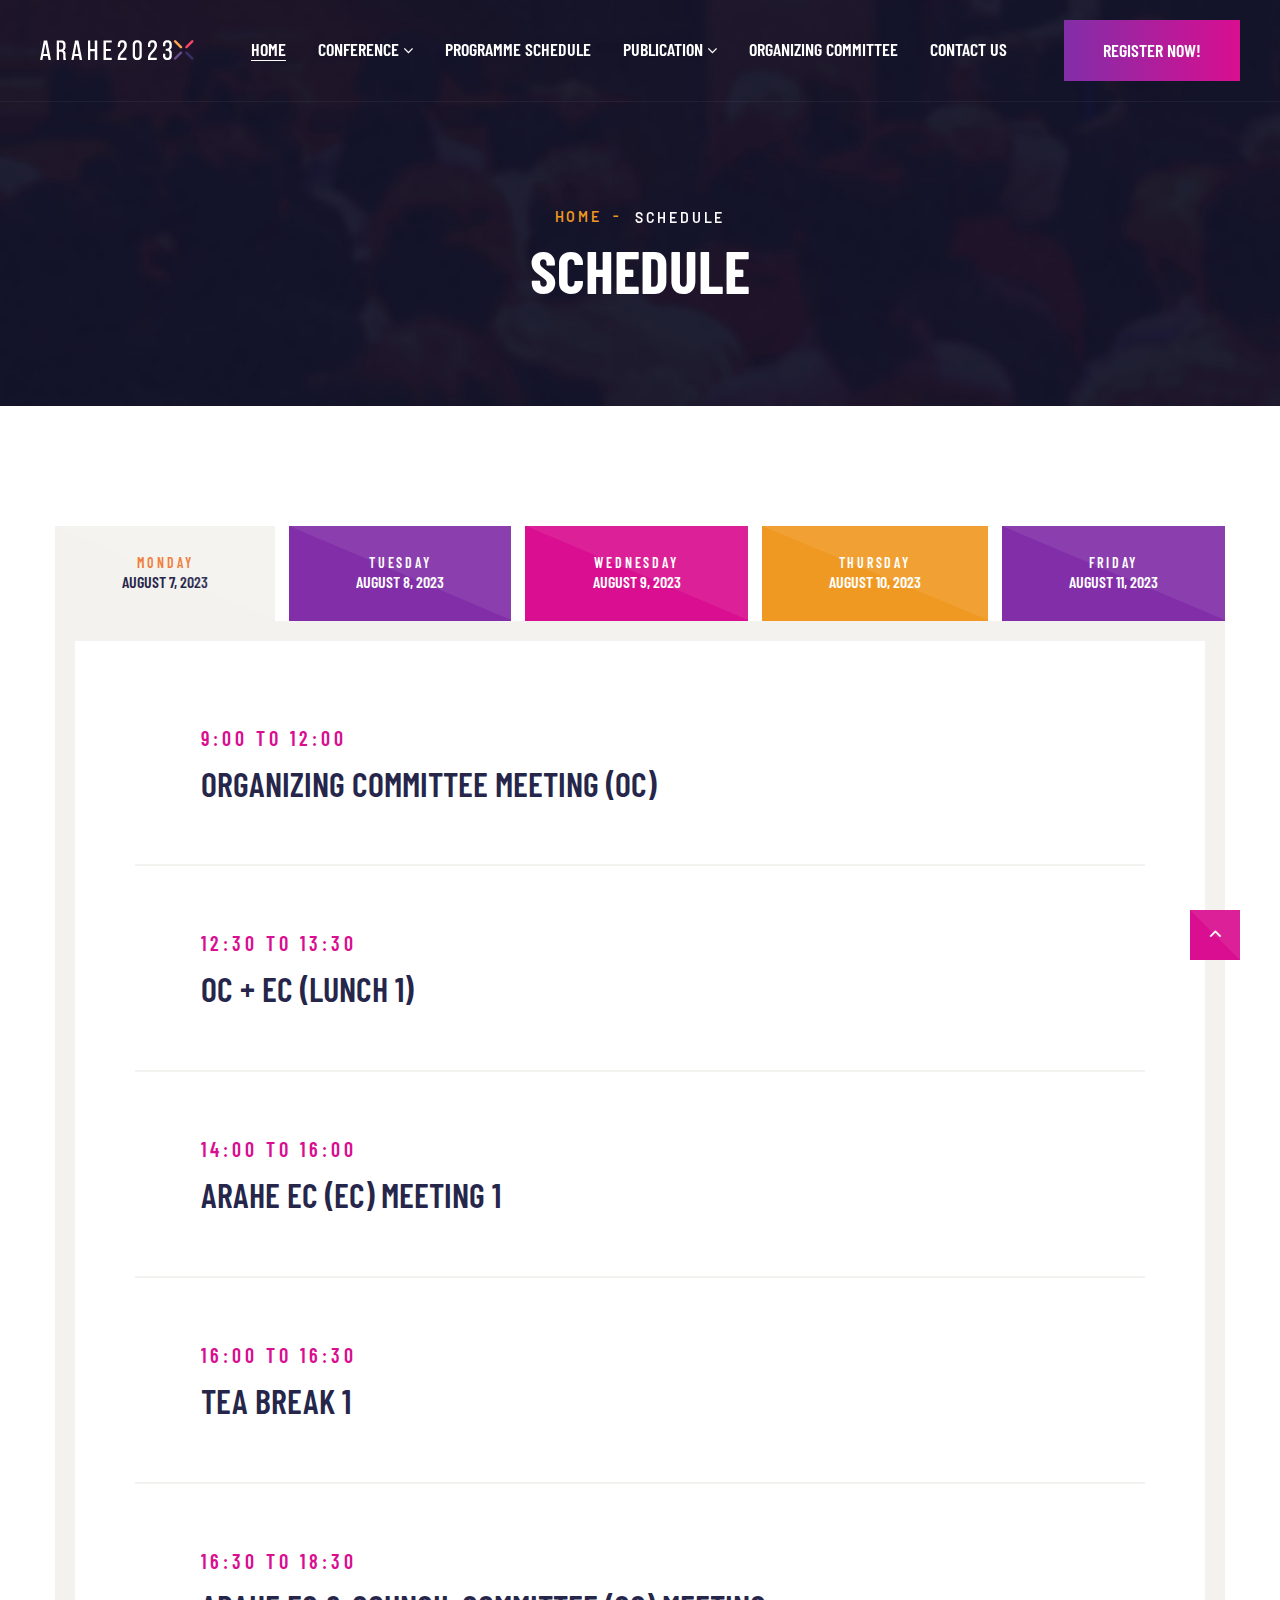
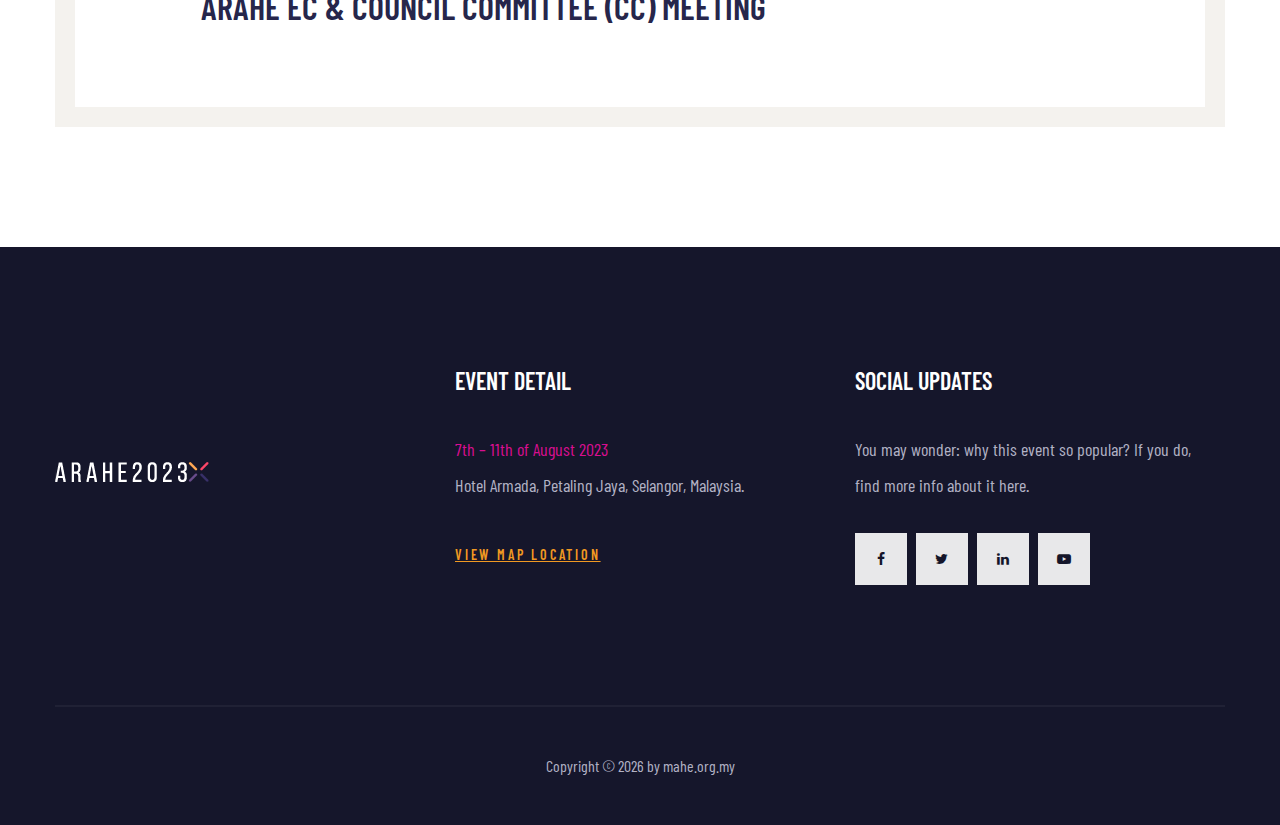
<file: schedule.html>
<!DOCTYPE html>
<html class="wide" lang="en" manifest="cache.manifest">
  <head>
    <title>ARAHE2023</title>
    <script type="text/javascript" src="update_cache.js"></script>
    <meta charset="utf-8" />
    <meta
      name="viewport"
      content="width=device-width, height=device-height, initial-scale=1.0" />
    <meta http-equiv="X-UA-Compatible" content="IE=edge" />
    <link rel="icon" href="images/favicon.ico" type="image/x-icon" />
    <link
      rel="stylesheet"
      type="text/css"
      href="https://fonts.googleapis.com/css?family=Barlow%7CBarlow+Condensed:300,400,500,600,700,900" />
    <link rel="stylesheet" href="css/bootstrap.css" />
    <link rel="stylesheet" href="css/fonts.css" />
    <link rel="stylesheet" href="css/style.css" />
    <style>
      .ie-panel {
        display: none;
        background: #212121;
        padding: 10px 0;
        box-shadow: 3px 3px 5px 0 rgba(0, 0, 0, 0.3);
        clear: both;
        text-align: center;
        position: relative;
        z-index: 1;
      }
      html.ie-10 .ie-panel,
      html.lt-ie-10 .ie-panel {
        display: block;
      }
    </style>
  </head>
  <body onload="checkForUpdate()">
    <div class="ie-panel">
      <a href="http://windows.microsoft.com/en-US/internet-explorer/"
        ><img
          src="images/ie8-panel/warning_bar_0000_us.jpg"
          height="42"
          width="820"
          alt="You are using an outdated browser. For a faster, safer browsing experience, upgrade for free today."
      /></a>
    </div>
    <div class="preloader">
      <div class="preloader-body">
        <div class="cssload-container">
          <div class="cssload-speeding-wheel"></div>
        </div>
        <p>Loading...</p>
      </div>
    </div>
    <div class="page">
      <!-- Section Header Default-->
      <header class="section page-header">
        <!--RD Navbar-->
        <div class="rd-navbar-wrap">
          <nav
            class="rd-navbar rd-navbar-classic"
            data-layout="rd-navbar-fixed"
            data-sm-layout="rd-navbar-fixed"
            data-md-layout="rd-navbar-fixed"
            data-md-device-layout="rd-navbar-fixed"
            data-lg-layout="rd-navbar-static"
            data-lg-device-layout="rd-navbar-static"
            data-xl-layout="rd-navbar-static"
            data-xl-device-layout="rd-navbar-static"
            data-xxl-layout="rd-navbar-static"
            data-xxl-device-layout="rd-navbar-static"
            data-lg-stick-up-offset="46px"
            data-xl-stick-up-offset="46px"
            data-xxl-stick-up-offset="76px"
            data-lg-stick-up="true"
            data-xl-stick-up="true"
            data-xxl-stick-up="true">
            <div
              class="rd-navbar-collapse-toggle rd-navbar-fixed-element-1"
              data-rd-navbar-toggle=".rd-navbar-collapse">
              <span></span>
            </div>
            <div class="rd-navbar-main-outer">
              <div class="rd-navbar-main">
                <!--RD Navbar Panel-->
                <div class="rd-navbar-panel">
                  <!--RD Navbar Toggle-->
                  <button
                    class="rd-navbar-toggle"
                    data-rd-navbar-toggle=".rd-navbar-nav-wrap">
                    <span></span>
                  </button>
                  <!--RD Navbar Brand-->
                  <div class="rd-navbar-brand">
                    <!--Brand--><a class="brand" href="index.html"
                      ><img
                        class="brand-logo-dark"
                        src="images/logo-default.png"
                        srcset="images/logo-default@2x.png 2x"
                        alt="arahe2023" /><img
                        class="brand-logo-light"
                        src="images/logo-inverse.png"
                        srcset="images/logo-inverse@2x.png 2x"
                        alt="arahe2023"
                    /></a>
                  </div>
                </div>
                <!-- Rd Navbar Navigation-->
                <div class="rd-navbar-main-element">
                  <div class="rd-navbar-nav-wrap">
                    <ul class="rd-navbar-nav">
                      <li class="rd-nav-item active">
                        <a class="rd-nav-link" href="index.html">Home</a>
                      </li>
                      <li class="rd-nav-item">
                        <a class="rd-nav-link" href="#">Conference</a>
                        <ul class="rd-menu rd-navbar-megamenu">
                          <li class="rd-megamenu-item">
                            <ul class="rd-megamenu-list">
                              <li class="rd-megamenu-list-item">
                                <a
                                  class="rd-megamenu-list-link"
                                  href="about.html"
                                  >About</a
                                >
                              </li>
                              <li class="rd-megamenu-list-item">
                                <a
                                  class="rd-megamenu-list-link"
                                  href="fees.html"
                                  >Conference Fees
                                </a>
                              </li>
                            </ul>
                          </li>
                        </ul>
                      </li>
                      <li class="rd-nav-item">
                        <a class="rd-nav-link" href="schedule.html"
                          >Programme Schedule</a
                        >
                      </li>
                      <li class="rd-nav-item">
                        <a class="rd-nav-link" href="#">Publication </a>
                        <ul class="rd-menu rd-navbar-megamenu">
                          <li class="rd-megamenu-item">
                            <ul class="rd-megamenu-list">
                              <li class="rd-megamenu-list-item">
                                <a
                                  class="rd-megamenu-list-link"
                                  href="/doc/ARAHE 2023-Template of Full paper.doc"
                                  target="_blank"
                                  >ARAHE 2023- Template of Abstract</a
                                >
                              </li>
                              <li class="rd-megamenu-list-item">
                                <a
                                  class="rd-megamenu-list-link"
                                  href="/doc/ARAHE 2023-Template of Extended Abstract.doc"
                                  target="_blank"
                                  >ARAHE 2023- Template of Extended Abstract</a
                                >
                              </li>
                              <li class="rd-megamenu-list-item">
                                <a
                                  class="rd-megamenu-list-link"
                                  href="/doc/ARAHE 2023-Template of Full paper.doc"
                                  target="_blank"
                                  >ARAHE 2023- Template of Full paper</a
                                >
                              </li>
                            </ul>
                          </li>
                        </ul>
                      </li>
                      <li class="rd-nav-item">
                        <a class="rd-nav-link" href="#">Organizing Committee</a>
                      </li>

                      <li class="rd-nav-item">
                        <a class="rd-nav-link" href="contact.html"
                          >Contact Us</a
                        >
                      </li>
                    </ul>
                  </div>
                </div>
                <!-- RD Navbar Collapse-->
                <div class="rd-navbar-collapse">
                  <a
                    class="button button-primary"
                    href="https://app.arahe2023.mahe.org.my/"
                    target="_blank"
                    data-triangle=".button-overlay"
                    ><span>Register Now!</span
                    ><span class="button-overlay"></span
                  ></a>
                </div>
              </div>
            </div>
          </nav>
        </div>
      </header>
      <!-- Breadcrumbs-->
      <section
        class="breadcrumbs-custom bg-image context-dark"
        style="background-image: url(images/bg-breadcrumbs-01-1894x424.jpg)">
        <div class="container">
          <ul class="breadcrumbs-custom-path">
            <li><a href="index.html">Home</a></li>
            <li class="active">Schedule</li>
          </ul>
          <h3 class="breadcrumbs-custom-title">Schedule</h3>
        </div>
      </section>
      <!-- Section Schedule-->
      <section class="section section-lg bg-default text-center">
        <div class="container">
          <div class="tabs-custom tabs-horizontal tabs-corporate" id="tabs-1">
            <!--Nav tabs-->
            <ul class="nav nav-tabs">
              <li class="nav-item" role="presentation">
                <a
                  class="nav-link nav-link nav-link-secondary-darker"
                  href="#tabs-1-1"
                  data-toggle="tab"
                  data-triangle=".nav-link-overlay"
                  ><span class="nav-link-overlay"></span
                  ><span class="nav-link-cite">Monday</span
                  ><span class="nav-link-title">August 7, 2023</span></a
                >
              </li>
              <li class="nav-item" role="presentation">
                <a
                  class="nav-link nav-link-purple-heart"
                  href="#tabs-1-2"
                  data-toggle="tab"
                  data-triangle=".nav-link-overlay"
                  ><span class="nav-link-overlay"></span
                  ><span class="nav-link-cite">Tuesday</span
                  ><span class="nav-link-title">August 8, 2023</span></a
                >
              </li>
              <li class="nav-item" role="presentation">
                <a
                  class="nav-link nav-link-primary"
                  href="#tabs-1-3"
                  data-toggle="tab"
                  data-triangle=".nav-link-overlay"
                  ><span class="nav-link-overlay"></span
                  ><span class="nav-link-cite">Wednesday</span
                  ><span class="nav-link-title">August 9, 2023</span></a
                >
              </li>
              <li class="nav-item" role="presentation">
                <a
                  class="nav-link nav-link-secodanry"
                  href="#tabs-1-4"
                  data-toggle="tab"
                  data-triangle=".nav-link-overlay"
                  ><span class="nav-link-overlay"></span
                  ><span class="nav-link-cite">Thursday</span
                  ><span class="nav-link-title">August 10, 2023</span></a
                >
              </li>
              <li class="nav-item" role="presentation">
                <a
                  class="nav-link nav-link-purple-heart"
                  href="#tabs-1-5"
                  data-toggle="tab"
                  data-triangle=".nav-link-overlay"
                  ><span class="nav-link-overlay"></span
                  ><span class="nav-link-cite">Friday</span
                  ><span class="nav-link-title">August 11, 2023</span></a
                >
              </li>
            </ul>
            <!--Tab panes-->
            <div class="tab-content">
              <!-- Tab 1 -->
              <div class="tab-pane fade" id="tabs-1-1">
                <div
                  class="card-group-custom card-group-corporate"
                  id="accordion1"
                  role="tablist"
                  aria-multiselectable="false">
                  <article class="card card-custom card-corporate">
                    <div class="card-header" role="tab">
                      <div class="card-title">
                        <a
                          class="collapsed"
                          id="accordion1-card-head-hvrdmanx"
                          data-toggle="collapse"
                          data-parent="#accordion1"
                          href="#accordion1-card-body-trkolmxj"
                          aria-controls="accordion1-card-body-trkolmxj"
                          aria-expanded="false"
                          role="button"
                          ><span class="schedule-classic"
                            ><span
                              class="unit unit-spacing-md align-items-center d-block d-md-flex"
                              ><span class="unit-body"
                                ><span class="schedule-classic-content"
                                  ><span class="schedule-classic-time"
                                    >9:00 to 12:00 </span
                                  ><span
                                    class="schedule-classic-title heading-4"
                                    >Organizing Committee Meeting (OC)</span
                                  ></span
                                ></span
                              ></span
                            ></span
                          ></a
                        >
                      </div>
                    </div>
                  </article>

                  <article class="card card-custom card-corporate">
                    <div class="card-header" role="tab">
                      <div class="card-title">
                        <a
                          class="collapsed"
                          id="accordion1-card-head-svreblan"
                          data-toggle="collapse"
                          data-parent="#accordion1"
                          href="#accordion1-card-body-tfxtpbsw"
                          aria-controls="accordion1-card-body-tfxtpbsw"
                          aria-expanded="false"
                          role="button"
                          ><span class="schedule-classic"
                            ><span
                              class="unit unit-spacing-md align-items-center d-block d-md-flex"
                              ><span class="unit-body"
                                ><span class="schedule-classic-content"
                                  ><span class="schedule-classic-time"
                                    >12:30 to 13:30</span
                                  ><span
                                    class="schedule-classic-title heading-4"
                                    >OC + EC (Lunch 1)</span
                                  ></span
                                ></span
                              ></span
                            ></span
                          ></a
                        >
                      </div>
                    </div>
                  </article>

                  <article class="card card-custom card-corporate">
                    <div class="card-header" role="tab">
                      <div class="card-title">
                        <a
                          class="collapsed"
                          id="accordion1-card-head-ipxejyky"
                          data-toggle="collapse"
                          data-parent="#accordion1"
                          href="#accordion1-card-body-bkdiuyjp"
                          aria-controls="accordion1-card-body-bkdiuyjp"
                          aria-expanded="false"
                          role="button"
                          ><span class="schedule-classic"
                            ><span
                              class="unit unit-spacing-md align-items-center d-block d-md-flex"
                              ><span class="unit-body"
                                ><span class="schedule-classic-content"
                                  ><span class="schedule-classic-time"
                                    >14:00 to 16:00 </span
                                  ><span
                                    class="schedule-classic-title heading-4"
                                    >ARAHE EC (EC) Meeting 1</span
                                  ></span
                                ></span
                              ></span
                            ></span
                          ></a
                        >
                      </div>
                    </div>
                  </article>

                  <article class="card card-custom card-corporate">
                    <div class="card-header" role="tab">
                      <div class="card-title">
                        <a
                          class="collapsed"
                          id="accordion1-card-head-ipxejyky"
                          data-toggle="collapse"
                          data-parent="#accordion1"
                          href="#accordion1-card-body-bkdiuyjp"
                          aria-controls="accordion1-card-body-bkdiuyjp"
                          aria-expanded="false"
                          role="button"
                          ><span class="schedule-classic"
                            ><span
                              class="unit unit-spacing-md align-items-center d-block d-md-flex"
                              ><span class="unit-body"
                                ><span class="schedule-classic-content"
                                  ><span class="schedule-classic-time"
                                    >16:00 to 16:30</span
                                  ><span
                                    class="schedule-classic-title heading-4"
                                    >Tea Break 1</span
                                  ></span
                                ></span
                              ></span
                            ></span
                          ></a
                        >
                      </div>
                    </div>
                  </article>

                  <article class="card card-custom card-corporate">
                    <div class="card-header" role="tab">
                      <div class="card-title">
                        <a
                          class="collapsed"
                          id="accordion1-card-head-ipxejyky"
                          data-toggle="collapse"
                          data-parent="#accordion1"
                          href="#accordion1-card-body-bkdiuyjp"
                          aria-controls="accordion1-card-body-bkdiuyjp"
                          aria-expanded="false"
                          role="button"
                          ><span class="schedule-classic"
                            ><span
                              class="unit unit-spacing-md align-items-center d-block d-md-flex"
                              ><span class="unit-body"
                                ><span class="schedule-classic-content"
                                  ><span class="schedule-classic-time"
                                    >16:30 to 18:30</span
                                  ><span
                                    class="schedule-classic-title heading-4"
                                    >ARAHE EC & Council Committee (CC)
                                    Meeting</span
                                  ></span
                                ></span
                              ></span
                            ></span
                          ></a
                        >
                      </div>
                    </div>
                  </article>
                </div>
              </div>

              <!-- Tab 2 -->
              <div class="tab-pane fade" id="tabs-1-2">
                <div
                  class="card-group-custom card-group-corporate"
                  id="accordion1"
                  role="tablist"
                  aria-multiselectable="false">
                  <article class="card card-custom card-corporate">
                    <div class="card-header" role="tab">
                      <div class="card-title">
                        <a
                          class="collapsed"
                          id="accordion1-card-head-hvrdmanx"
                          data-toggle="collapse"
                          data-parent="#accordion1"
                          href="#accordion1-card-body-trkolmxj"
                          aria-controls="accordion1-card-body-trkolmxj"
                          aria-expanded="false"
                          role="button"
                          ><span class="schedule-classic"
                            ><span
                              class="unit unit-spacing-md align-items-center d-block d-md-flex"
                              ><span class="unit-body"
                                ><span class="schedule-classic-content"
                                  ><span class="schedule-classic-time"
                                    >8:00 to 8:30 </span
                                  ><span
                                    class="schedule-classic-title heading-4"
                                    >Breakfast</span
                                  ></span
                                ></span
                              ></span
                            ></span
                          ></a
                        >
                      </div>
                    </div>
                  </article>
                  <article class="card card-custom card-corporate">
                    <div class="card-header" role="tab">
                      <div class="card-title">
                        <a
                          class="collapsed"
                          id="accordion1-card-head-hvrdmanx"
                          data-toggle="collapse"
                          data-parent="#accordion1"
                          href="#accordion1-card-body-trkolmxj"
                          aria-controls="accordion1-card-body-trkolmxj"
                          aria-expanded="false"
                          role="button"
                          ><span class="schedule-classic"
                            ><span
                              class="unit unit-spacing-md align-items-center d-block d-md-flex"
                              ><span class="unit-body"
                                ><span class="schedule-classic-content"
                                  ><span class="schedule-classic-time"
                                    >8:30 to 09:30</span
                                  ><span
                                    class="schedule-classic-title heading-4"
                                    >Registration</span
                                  ></span
                                ></span
                              ></span
                            ></span
                          ></a
                        >
                      </div>
                    </div>
                  </article>
                  <article class="card card-custom card-corporate">
                    <div class="card-header" role="tab">
                      <div class="card-title">
                        <a
                          class="collapsed"
                          id="accordion1-card-head-hvrdmanx"
                          data-toggle="collapse"
                          data-parent="#accordion1"
                          href="#accordion1-card-body-trkolmxj"
                          aria-controls="accordion1-card-body-trkolmxj"
                          aria-expanded="false"
                          role="button"
                          ><span class="schedule-classic"
                            ><span
                              class="unit unit-spacing-md align-items-center d-block d-md-flex"
                              ><span class="unit-body"
                                ><span class="schedule-classic-content"
                                  ><span class="schedule-classic-time"
                                    >9:30 to 11:00</span
                                  ><span
                                    class="schedule-classic-title heading-4"
                                    >Opening Ceremony</span
                                  ></span
                                ></span
                              ></span
                            ></span
                          ></a
                        >
                      </div>
                    </div>
                  </article>
                  <article class="card card-custom card-corporate">
                    <div class="card-header" role="tab">
                      <div class="card-title">
                        <a
                          class="collapsed"
                          id="accordion1-card-head-hvrdmanx"
                          data-toggle="collapse"
                          data-parent="#accordion1"
                          href="#accordion1-card-body-trkolmxj"
                          aria-controls="accordion1-card-body-trkolmxj"
                          aria-expanded="false"
                          role="button"
                          ><span class="schedule-classic"
                            ><span
                              class="unit unit-spacing-md align-items-center d-block d-md-flex"
                              ><span class="unit-body"
                                ><span class="schedule-classic-content"
                                  ><span class="schedule-classic-time"
                                    >11:00 to 11:30</span
                                  ><span
                                    class="schedule-classic-title heading-4"
                                    >Tea Break 2</span
                                  ></span
                                ></span
                              ></span
                            ></span
                          ></a
                        >
                      </div>
                    </div>
                  </article>

                  <article class="card card-custom card-corporate">
                    <div class="card-header" role="tab">
                      <div class="card-title">
                        <a
                          class="collapsed"
                          id="accordion1-card-head-svreblan"
                          data-toggle="collapse"
                          data-parent="#accordion1"
                          href="#accordion1-card-body-tfxtpbsw"
                          aria-controls="accordion1-card-body-tfxtpbsw"
                          aria-expanded="false"
                          role="button"
                          ><span class="schedule-classic"
                            ><span
                              class="unit unit-spacing-md align-items-center d-block d-md-flex"
                              ><span class="unit-body"
                                ><span class="schedule-classic-content"
                                  ><span class="schedule-classic-time"
                                    >11:30 to 13:30</span
                                  ><span
                                    class="schedule-classic-title heading-4"
                                    >Keynote Speech 1</span
                                  ></span
                                ></span
                              ></span
                            ></span
                          ></a
                        >
                      </div>
                    </div>
                  </article>

                  <article class="card card-custom card-corporate">
                    <div class="card-header" role="tab">
                      <div class="card-title">
                        <a
                          class="collapsed"
                          id="accordion1-card-head-ipxejyky"
                          data-toggle="collapse"
                          data-parent="#accordion1"
                          href="#accordion1-card-body-bkdiuyjp"
                          aria-controls="accordion1-card-body-bkdiuyjp"
                          aria-expanded="false"
                          role="button"
                          ><span class="schedule-classic"
                            ><span
                              class="unit unit-spacing-md align-items-center d-block d-md-flex"
                              ><span class="unit-body"
                                ><span class="schedule-classic-content"
                                  ><span class="schedule-classic-time"
                                    >13:30 to 14:30</span
                                  ><span
                                    class="schedule-classic-title heading-4"
                                    >Lunch 2</span
                                  ></span
                                ></span
                              ></span
                            ></span
                          ></a
                        >
                      </div>
                    </div>
                  </article>

                  <article class="card card-custom card-corporate">
                    <div class="card-header" role="tab">
                      <div class="card-title">
                        <a
                          class="collapsed"
                          id="accordion1-card-head-ipxejyky"
                          data-toggle="collapse"
                          data-parent="#accordion1"
                          href="#accordion1-card-body-bkdiuyjp"
                          aria-controls="accordion1-card-body-bkdiuyjp"
                          aria-expanded="false"
                          role="button"
                          ><span class="schedule-classic"
                            ><span
                              class="unit unit-spacing-md align-items-center d-block d-md-flex"
                              ><span class="unit-body"
                                ><span class="schedule-classic-content"
                                  ><span class="schedule-classic-time"
                                    >14:30 to 17:00</span
                                  ><span
                                    class="schedule-classic-title heading-4"
                                    >Tea Break 1</span
                                  ></span
                                ></span
                              ></span
                            ></span
                          ></a
                        >
                      </div>
                    </div>
                  </article>

                  <article class="card card-custom card-corporate">
                    <div class="card-header" role="tab">
                      <div class="card-title">
                        <a
                          class="collapsed"
                          id="accordion1-card-head-ipxejyky"
                          data-toggle="collapse"
                          data-parent="#accordion1"
                          href="#accordion1-card-body-bkdiuyjp"
                          aria-controls="accordion1-card-body-bkdiuyjp"
                          aria-expanded="false"
                          role="button"
                          ><span class="schedule-classic"
                            ><span
                              class="unit unit-spacing-md align-items-center d-block d-md-flex"
                              ><span class="unit-body"
                                ><span class="schedule-classic-content"
                                  ><span class="schedule-classic-time"
                                    >17:30 to 19:00</span
                                  ><span
                                    class="schedule-classic-title heading-4"
                                    >* Welcome Cocktail Reception</span
                                  ></span
                                ></span
                              ></span
                            ></span
                          ></a
                        >
                      </div>
                    </div>
                  </article>
                </div>
              </div>

              <!-- Tab 3 -->
              <div class="tab-pane fade" id="tabs-1-3">
                <div
                  class="card-group-custom card-group-corporate"
                  id="accordion1"
                  role="tablist"
                  aria-multiselectable="false">
                  <article class="card card-custom card-corporate">
                    <div class="card-header" role="tab">
                      <div class="card-title">
                        <a
                          class="collapsed"
                          id="accordion1-card-head-hvrdmanx"
                          data-toggle="collapse"
                          data-parent="#accordion1"
                          href="#accordion1-card-body-trkolmxj"
                          aria-controls="accordion1-card-body-trkolmxj"
                          aria-expanded="false"
                          role="button"
                          ><span class="schedule-classic"
                            ><span
                              class="unit unit-spacing-md align-items-center d-block d-md-flex"
                              ><span class="unit-body"
                                ><span class="schedule-classic-content"
                                  ><span class="schedule-classic-time"
                                    >8:00 to 8:30 </span
                                  ><span
                                    class="schedule-classic-title heading-4"
                                    >Breakfast</span
                                  ></span
                                ></span
                              ></span
                            ></span
                          ></a
                        >
                      </div>
                    </div>
                  </article>
                  <article class="card card-custom card-corporate">
                    <div class="card-header" role="tab">
                      <div class="card-title">
                        <a
                          class="collapsed"
                          id="accordion1-card-head-hvrdmanx"
                          data-toggle="collapse"
                          data-parent="#accordion1"
                          href="#accordion1-card-body-trkolmxj"
                          aria-controls="accordion1-card-body-trkolmxj"
                          aria-expanded="false"
                          role="button"
                          ><span class="schedule-classic"
                            ><span
                              class="unit unit-spacing-md align-items-center d-block d-md-flex"
                              ><span class="unit-body"
                                ><span class="schedule-classic-content"
                                  ><span class="schedule-classic-time"
                                    >8:30 to 10:00</span
                                  ><span
                                    class="schedule-classic-title heading-4"
                                    >Symposium 1</span
                                  ></span
                                ></span
                              ></span
                            ></span
                          ></a
                        >
                      </div>
                    </div>
                  </article>
                  <article class="card card-custom card-corporate">
                    <div class="card-header" role="tab">
                      <div class="card-title">
                        <a
                          class="collapsed"
                          id="accordion1-card-head-hvrdmanx"
                          data-toggle="collapse"
                          data-parent="#accordion1"
                          href="#accordion1-card-body-trkolmxj"
                          aria-controls="accordion1-card-body-trkolmxj"
                          aria-expanded="false"
                          role="button"
                          ><span class="schedule-classic"
                            ><span
                              class="unit unit-spacing-md align-items-center d-block d-md-flex"
                              ><span class="unit-body"
                                ><span class="schedule-classic-content"
                                  ><span class="schedule-classic-time"
                                    >10:00 to 10:30</span
                                  ><span
                                    class="schedule-classic-title heading-4"
                                    >Tea Break 3</span
                                  ></span
                                ></span
                              ></span
                            ></span
                          ></a
                        >
                      </div>
                    </div>
                  </article>
                  <article class="card card-custom card-corporate">
                    <div class="card-header" role="tab">
                      <div class="card-title">
                        <a
                          class="collapsed"
                          id="accordion1-card-head-hvrdmanx"
                          data-toggle="collapse"
                          data-parent="#accordion1"
                          href="#accordion1-card-body-trkolmxj"
                          aria-controls="accordion1-card-body-trkolmxj"
                          aria-expanded="false"
                          role="button"
                          ><span class="schedule-classic"
                            ><span
                              class="unit unit-spacing-md align-items-center d-block d-md-flex"
                              ><span class="unit-body"
                                ><span class="schedule-classic-content"
                                  ><span class="schedule-classic-time"
                                    >10:30 to 13:00</span
                                  ><span
                                    class="schedule-classic-title heading-4"
                                    >Symposium 2</span
                                  ></span
                                ></span
                              ></span
                            ></span
                          ></a
                        >
                      </div>
                    </div>
                  </article>

                  <article class="card card-custom card-corporate">
                    <div class="card-header" role="tab">
                      <div class="card-title">
                        <a
                          class="collapsed"
                          id="accordion1-card-head-svreblan"
                          data-toggle="collapse"
                          data-parent="#accordion1"
                          href="#accordion1-card-body-tfxtpbsw"
                          aria-controls="accordion1-card-body-tfxtpbsw"
                          aria-expanded="false"
                          role="button"
                          ><span class="schedule-classic"
                            ><span
                              class="unit unit-spacing-md align-items-center d-block d-md-flex"
                              ><span class="unit-body"
                                ><span class="schedule-classic-content"
                                  ><span class="schedule-classic-time"
                                    >13:00 to 14:00</span
                                  ><span
                                    class="schedule-classic-title heading-4"
                                    >Lunch 3</span
                                  ></span
                                ></span
                              ></span
                            ></span
                          ></a
                        >
                      </div>
                    </div>
                  </article>

                  <article class="card card-custom card-corporate">
                    <div class="card-header" role="tab">
                      <div class="card-title">
                        <a
                          class="collapsed"
                          id="accordion1-card-head-ipxejyky"
                          data-toggle="collapse"
                          data-parent="#accordion1"
                          href="#accordion1-card-body-bkdiuyjp"
                          aria-controls="accordion1-card-body-bkdiuyjp"
                          aria-expanded="false"
                          role="button"
                          ><span class="schedule-classic"
                            ><span
                              class="unit unit-spacing-md align-items-center d-block d-md-flex"
                              ><span class="unit-body"
                                ><span class="schedule-classic-content"
                                  ><span class="schedule-classic-time"
                                    >14:00 to 17:00</span
                                  ><span
                                    class="schedule-classic-title heading-4"
                                    >ARAHE EC (EC) Meeting 2</span
                                  ><span
                                    class="schedule-classic-title heading-4"
                                    >Parallel Session : Oral Presentation 1 &
                                    Poster Presentation 1</span
                                  ></span
                                ></span
                              ></span
                            ></span
                          ></a
                        >
                      </div>
                    </div>
                  </article>

                  <article class="card card-custom card-corporate">
                    <div class="card-header" role="tab">
                      <div class="card-title">
                        <a
                          class="collapsed"
                          id="accordion1-card-head-ipxejyky"
                          data-toggle="collapse"
                          data-parent="#accordion1"
                          href="#accordion1-card-body-bkdiuyjp"
                          aria-controls="accordion1-card-body-bkdiuyjp"
                          aria-expanded="false"
                          role="button"
                          ><span class="schedule-classic"
                            ><span
                              class="unit unit-spacing-md align-items-center d-block d-md-flex"
                              ><span class="unit-body"
                                ><span class="schedule-classic-content"
                                  ><span class="schedule-classic-time"
                                    >17:00 to 17:30</span
                                  ><span
                                    class="schedule-classic-title heading-4"
                                    >Tea Break 4</span
                                  ></span
                                ></span
                              ></span
                            ></span
                          ></a
                        >
                      </div>
                    </div>
                  </article>
                </div>
              </div>

              <!-- Tab 4 -->
              <div class="tab-pane fade" id="tabs-1-4">
                <div
                  class="card-group-custom card-group-corporate"
                  id="accordion1"
                  role="tablist"
                  aria-multiselectable="false">
                  <article class="card card-custom card-corporate">
                    <div class="card-header" role="tab">
                      <div class="card-title">
                        <a
                          class="collapsed"
                          id="accordion1-card-head-hvrdmanx"
                          data-toggle="collapse"
                          data-parent="#accordion1"
                          href="#accordion1-card-body-trkolmxj"
                          aria-controls="accordion1-card-body-trkolmxj"
                          aria-expanded="false"
                          role="button"
                          ><span class="schedule-classic"
                            ><span
                              class="unit unit-spacing-md align-items-center d-block d-md-flex"
                              ><span class="unit-body"
                                ><span class="schedule-classic-content"
                                  ><span class="schedule-classic-time"
                                    >8:00 to 8:30 </span
                                  ><span
                                    class="schedule-classic-title heading-4"
                                    >Breakfast</span
                                  ></span
                                ></span
                              ></span
                            ></span
                          ></a
                        >
                      </div>
                    </div>
                  </article>
                  <article class="card card-custom card-corporate">
                    <div class="card-header" role="tab">
                      <div class="card-title">
                        <a
                          class="collapsed"
                          id="accordion1-card-head-hvrdmanx"
                          data-toggle="collapse"
                          data-parent="#accordion1"
                          href="#accordion1-card-body-trkolmxj"
                          aria-controls="accordion1-card-body-trkolmxj"
                          aria-expanded="false"
                          role="button"
                          ><span class="schedule-classic"
                            ><span
                              class="unit unit-spacing-md align-items-center d-block d-md-flex"
                              ><span class="unit-body"
                                ><span class="schedule-classic-content"
                                  ><span class="schedule-classic-time"
                                    >8:30 to 10:00</span
                                  ><span
                                    class="schedule-classic-title heading-4"
                                    >ARAHE EC (EC) Meeting 3</span
                                  ><span
                                    class="schedule-classic-title heading-4"
                                    >Parallel Session : Oral Presentation 2 &
                                    Poster Presentation 2</span
                                  ></span
                                ></span
                              ></span
                            ></span
                          ></a
                        >
                      </div>
                    </div>
                  </article>
                  <article class="card card-custom card-corporate">
                    <div class="card-header" role="tab">
                      <div class="card-title">
                        <a
                          class="collapsed"
                          id="accordion1-card-head-hvrdmanx"
                          data-toggle="collapse"
                          data-parent="#accordion1"
                          href="#accordion1-card-body-trkolmxj"
                          aria-controls="accordion1-card-body-trkolmxj"
                          aria-expanded="false"
                          role="button"
                          ><span class="schedule-classic"
                            ><span
                              class="unit unit-spacing-md align-items-center d-block d-md-flex"
                              ><span class="unit-body"
                                ><span class="schedule-classic-content"
                                  ><span class="schedule-classic-time"
                                    >10:00 to 10:30</span
                                  ><span
                                    class="schedule-classic-title heading-4"
                                    >Tea Break 5</span
                                  ></span
                                ></span
                              ></span
                            ></span
                          ></a
                        >
                      </div>
                    </div>
                  </article>
                  <article class="card card-custom card-corporate">
                    <div class="card-header" role="tab">
                      <div class="card-title">
                        <a
                          class="collapsed"
                          id="accordion1-card-head-hvrdmanx"
                          data-toggle="collapse"
                          data-parent="#accordion1"
                          href="#accordion1-card-body-trkolmxj"
                          aria-controls="accordion1-card-body-trkolmxj"
                          aria-expanded="false"
                          role="button"
                          ><span class="schedule-classic"
                            ><span
                              class="unit unit-spacing-md align-items-center d-block d-md-flex"
                              ><span class="unit-body"
                                ><span class="schedule-classic-content"
                                  ><span class="schedule-classic-time"
                                    >10:30 to 13:00</span
                                  ><span
                                    class="schedule-classic-title heading-4"
                                    >ARAHE EC (EC) Meeting 4</span
                                  ><span
                                    class="schedule-classic-title heading-4"
                                    >Parallel Session : Oral Presentation 3 &
                                    Poster Presentation 3</span
                                  ></span
                                ></span
                              ></span
                            ></span
                          ></a
                        >
                      </div>
                    </div>
                  </article>

                  <article class="card card-custom card-corporate">
                    <div class="card-header" role="tab">
                      <div class="card-title">
                        <a
                          class="collapsed"
                          id="accordion1-card-head-svreblan"
                          data-toggle="collapse"
                          data-parent="#accordion1"
                          href="#accordion1-card-body-tfxtpbsw"
                          aria-controls="accordion1-card-body-tfxtpbsw"
                          aria-expanded="false"
                          role="button"
                          ><span class="schedule-classic"
                            ><span
                              class="unit unit-spacing-md align-items-center d-block d-md-flex"
                              ><span class="unit-body"
                                ><span class="schedule-classic-content"
                                  ><span class="schedule-classic-time"
                                    >13:00 to 14:00</span
                                  ><span
                                    class="schedule-classic-title heading-4"
                                    >Lunch 4</span
                                  ></span
                                ></span
                              ></span
                            ></span
                          ></a
                        >
                      </div>
                    </div>
                  </article>

                  <article class="card card-custom card-corporate">
                    <div class="card-header" role="tab">
                      <div class="card-title">
                        <a
                          class="collapsed"
                          id="accordion1-card-head-ipxejyky"
                          data-toggle="collapse"
                          data-parent="#accordion1"
                          href="#accordion1-card-body-bkdiuyjp"
                          aria-controls="accordion1-card-body-bkdiuyjp"
                          aria-expanded="false"
                          role="button"
                          ><span class="schedule-classic"
                            ><span
                              class="unit unit-spacing-md align-items-center d-block d-md-flex"
                              ><span class="unit-body"
                                ><span class="schedule-classic-content"
                                  ><span class="schedule-classic-time"
                                    >14:00 to 17:00</span
                                  ><span
                                    class="schedule-classic-title heading-4"
                                    >- Technical Tour</span
                                  ><span
                                    class="schedule-classic-title heading-4"
                                    >- Academic Visits</span
                                  ></span
                                ></span
                              ></span
                            ></span
                          ></a
                        >
                      </div>
                    </div>
                  </article>

                  <article class="card card-custom card-corporate">
                    <div class="card-header" role="tab">
                      <div class="card-title">
                        <a
                          class="collapsed"
                          id="accordion1-card-head-ipxejyky"
                          data-toggle="collapse"
                          data-parent="#accordion1"
                          href="#accordion1-card-body-bkdiuyjp"
                          aria-controls="accordion1-card-body-bkdiuyjp"
                          aria-expanded="false"
                          role="button"
                          ><span class="schedule-classic"
                            ><span
                              class="unit unit-spacing-md align-items-center d-block d-md-flex"
                              ><span class="unit-body"
                                ><span class="schedule-classic-content"
                                  ><span class="schedule-classic-time"
                                    >17:00 to 17:30</span
                                  ><span
                                    class="schedule-classic-title heading-4"
                                    >Tea Break 6</span
                                  ></span
                                ></span
                              ></span
                            ></span
                          ></a
                        >
                      </div>
                    </div>
                  </article>
                </div>
              </div>

              <!-- Tab 5 -->
              <div class="tab-pane fade" id="tabs-1-5">
                <div
                  class="card-group-custom card-group-corporate"
                  id="accordion1"
                  role="tablist"
                  aria-multiselectable="false">
                  <article class="card card-custom card-corporate">
                    <div class="card-header" role="tab">
                      <div class="card-title">
                        <a
                          class="collapsed"
                          id="accordion1-card-head-hvrdmanx"
                          data-toggle="collapse"
                          data-parent="#accordion1"
                          href="#accordion1-card-body-trkolmxj"
                          aria-controls="accordion1-card-body-trkolmxj"
                          aria-expanded="false"
                          role="button"
                          ><span class="schedule-classic"
                            ><span
                              class="unit unit-spacing-md align-items-center d-block d-md-flex"
                              ><span class="unit-body"
                                ><span class="schedule-classic-content"
                                  ><span class="schedule-classic-time"
                                    >8:00 to 8:30 </span
                                  ><span
                                    class="schedule-classic-title heading-4"
                                    >Breakfast</span
                                  ></span
                                ></span
                              ></span
                            ></span
                          ></a
                        >
                      </div>
                    </div>
                  </article>
                  <article class="card card-custom card-corporate">
                    <div class="card-header" role="tab">
                      <div class="card-title">
                        <a
                          class="collapsed"
                          id="accordion1-card-head-hvrdmanx"
                          data-toggle="collapse"
                          data-parent="#accordion1"
                          href="#accordion1-card-body-trkolmxj"
                          aria-controls="accordion1-card-body-trkolmxj"
                          aria-expanded="false"
                          role="button"
                          ><span class="schedule-classic"
                            ><span
                              class="unit unit-spacing-md align-items-center d-block d-md-flex"
                              ><span class="unit-body"
                                ><span class="schedule-classic-content"
                                  ><span class="schedule-classic-time"
                                    >8:30 to 10:00</span
                                  ><span
                                    class="schedule-classic-title heading-4"
                                    >Country Presentation 1</span
                                  ></span
                                ></span
                              ></span
                            ></span
                          ></a
                        >
                      </div>
                    </div>
                  </article>
                  <article class="card card-custom card-corporate">
                    <div class="card-header" role="tab">
                      <div class="card-title">
                        <a
                          class="collapsed"
                          id="accordion1-card-head-hvrdmanx"
                          data-toggle="collapse"
                          data-parent="#accordion1"
                          href="#accordion1-card-body-trkolmxj"
                          aria-controls="accordion1-card-body-trkolmxj"
                          aria-expanded="false"
                          role="button"
                          ><span class="schedule-classic"
                            ><span
                              class="unit unit-spacing-md align-items-center d-block d-md-flex"
                              ><span class="unit-body"
                                ><span class="schedule-classic-content"
                                  ><span class="schedule-classic-time"
                                    >10:00 to 10:30</span
                                  ><span
                                    class="schedule-classic-title heading-4"
                                    >Tea Break 7</span
                                  ></span
                                ></span
                              ></span
                            ></span
                          ></a
                        >
                      </div>
                    </div>
                  </article>

                  <article class="card card-custom card-corporate">
                    <div class="card-header" role="tab">
                      <div class="card-title">
                        <a
                          class="collapsed"
                          id="accordion1-card-head-hvrdmanx"
                          data-toggle="collapse"
                          data-parent="#accordion1"
                          href="#accordion1-card-body-trkolmxj"
                          aria-controls="accordion1-card-body-trkolmxj"
                          aria-expanded="false"
                          role="button"
                          ><span class="schedule-classic"
                            ><span
                              class="unit unit-spacing-md align-items-center d-block d-md-flex"
                              ><span class="unit-body"
                                ><span class="schedule-classic-content"
                                  ><span class="schedule-classic-time"
                                    >10:30 to 11:30</span
                                  ><span
                                    class="schedule-classic-title heading-4"
                                    >Country Presentation 2</span
                                  ></span
                                ></span
                              ></span
                            ></span
                          ></a
                        >
                      </div>
                    </div>
                  </article>

                  <article class="card card-custom card-corporate">
                    <div class="card-header" role="tab">
                      <div class="card-title">
                        <a
                          class="collapsed"
                          id="accordion1-card-head-hvrdmanx"
                          data-toggle="collapse"
                          data-parent="#accordion1"
                          href="#accordion1-card-body-trkolmxj"
                          aria-controls="accordion1-card-body-trkolmxj"
                          aria-expanded="false"
                          role="button"
                          ><span class="schedule-classic"
                            ><span
                              class="unit unit-spacing-md align-items-center d-block d-md-flex"
                              ><span class="unit-body"
                                ><span class="schedule-classic-content"
                                  ><span class="schedule-classic-time"
                                    >11:30 to 13:00</span
                                  ><span
                                    class="schedule-classic-title heading-4"
                                    >ARAHE 21<sup>st</sup> General Assembly and
                                    Closing Ceremony</span
                                  ></span
                                ></span
                              ></span
                            ></span
                          ></a
                        >
                      </div>
                    </div>
                  </article>

                  <article class="card card-custom card-corporate">
                    <div class="card-header" role="tab">
                      <div class="card-title">
                        <a
                          class="collapsed"
                          id="accordion1-card-head-svreblan"
                          data-toggle="collapse"
                          data-parent="#accordion1"
                          href="#accordion1-card-body-tfxtpbsw"
                          aria-controls="accordion1-card-body-tfxtpbsw"
                          aria-expanded="false"
                          role="button"
                          ><span class="schedule-classic"
                            ><span
                              class="unit unit-spacing-md align-items-center d-block d-md-flex"
                              ><span class="unit-body"
                                ><span class="schedule-classic-content"
                                  ><span class="schedule-classic-time"
                                    >13:00 to 14:30</span
                                  ><span
                                    class="schedule-classic-title heading-4"
                                    >* ARAHE Farewell Lunch</span
                                  ></span
                                ></span
                              ></span
                            ></span
                          ></a
                        >
                      </div>
                    </div>
                  </article>

                  <article class="card card-custom card-corporate">
                    <div class="card-header" role="tab">
                      <div class="card-title">
                        <a
                          class="collapsed"
                          id="accordion1-card-head-ipxejyky"
                          data-toggle="collapse"
                          data-parent="#accordion1"
                          href="#accordion1-card-body-bkdiuyjp"
                          aria-controls="accordion1-card-body-bkdiuyjp"
                          aria-expanded="false"
                          role="button"
                          ><span class="schedule-classic"
                            ><span
                              class="unit unit-spacing-md align-items-center d-block d-md-flex"
                              ><span class="unit-body"
                                ><span class="schedule-classic-content"
                                  ><span class="schedule-classic-time"
                                    >14:30 to 19:00</span
                                  ><span
                                    class="schedule-classic-title heading-4"
                                    >Check out and Safe Journey OR Exploring
                                    Places of Interest in Malaysia</span
                                  ></span
                                ></span
                              ></span
                            ></span
                          ></a
                        >
                      </div>
                    </div>
                  </article>
                </div>
              </div>
            </div>
          </div>
        </div>
      </section>

      <!-- Section Pre Footer-->
      <section class="section section-lg bg-gray-900">
        <div class="container">
          <div class="row row-30">
            <div class="col-xs-10 col-lg-4 align-self-center">
              <a class="brand" href="index.html"
                ><img
                  class="brand-logo-light"
                  src="images/logo-inverse-big.png"
                  srcset="images/logo-inverse-big@2x.png 2x"
                  alt="arahe2023"
              /></a>
            </div>
            <div class="col-xs-10 col-sm-6 col-lg-4">
              <h5><span class="big font-weight-sbold">Event detail</span></h5>
              <div class="event-detail">
                <p class="event-detail-time big">
                  <time data-splitting datetime="2023-08-07"
                    >7th – 11th of August 2023
                  </time>
                </p>
                <p class="event-detail-address big" data-splitting>
                  Hotel Armada, Petaling Jaya, Selangor, Malaysia.
                </p>
                <a class="event-detail-link" href="contact.html"
                  >View map location</a
                >
              </div>
            </div>
            <div class="col-xs-10 col-sm-6 col-lg-4">
              <h5><span class="big font-weight-sbold">Social Updates</span></h5>
              <div class="event-detail">
                <p class="big">
                  You may wonder: why this event so popular? If you do,<br
                    class="d-none d-xl-block" />
                  find more info about it here.
                </p>
                <ul class="list-inline list-inline-xs">
                  <li data-wow-delay=".2s">
                    <a
                      class="icon icon-rect icon-xs icon-white fa-facebook"
                      href="#"
                      data-triangle=".icon-rect-overlay">
                      <div class="icon-rect-overlay"></div
                    ></a>
                  </li>
                  <li data-wow-delay=".35s">
                    <a
                      class="icon icon-rect icon-xs icon-white fa-twitter"
                      href="#"
                      data-triangle=".icon-rect-overlay">
                      <div class="icon-rect-overlay"></div
                    ></a>
                  </li>
                  <li data-wow-delay=".5s">
                    <a
                      class="icon icon-rect icon-xs icon-white fa-linkedin"
                      href="#"
                      data-triangle=".icon-rect-overlay">
                      <div class="icon-rect-overlay"></div
                    ></a>
                  </li>
                  <li data-wow-delay=".65s">
                    <a
                      class="icon icon-rect icon-xs icon-white fa-youtube-play"
                      href="#"
                      data-triangle=".icon-rect-overlay">
                      <div class="icon-rect-overlay"></div
                    ></a>
                  </li>
                </ul>
              </div>
            </div>
          </div>
        </div>
      </section>
      <!-- Divider-->
      <div class="divider divider-gray-900 text-center"></div>
      <!-- Footer Classic-->
      <footer class="section footer-classic context-dark">
        <div class="container">
          <p class="rights">
            <span>Copyright&nbsp;</span><span>&copy;&nbsp;</span
            ><span class="copyright-year"></span><span>&nbsp;</span
            ><span>by</span> <a href="mahe.org.my">mahe.org.my</a>
          </p>
        </div>
      </footer>
    </div>
    <div class="snackbars" id="form-output-global"></div>
    <div class="block-with-svg-gradients">
      <svg xmlns="http://www.w3.org/2000/svg">
        <defs>
          <lineargradient
            id="svg-gradient-primary"
            x1="0%"
            y1="100%"
            x2="100%"
            y2="0%">
            <stop
              offset="0%"
              style="stop-color: rgb(130, 46, 168); stop-opacity: 1"></stop>
            <stop
              offset="100%"
              style="stop-color: rgb(217, 14, 144); stop-opacity: 1"></stop>
          </lineargradient>
        </defs>
      </svg>
    </div>
    <script src="js/core.min.js"></script>
    <script src="js/script.js"></script>
  </body>
</html>
</file>
<file: css/fonts.css>
/** @group Fonts *//** @section Font Awesome Icons 4.7.0 */@font-face {	font-family: 'FontAwesome';	src: url("../fonts/fontawesome-webfont.eot?v=4.7.0");	src: url("../fonts/fontawesome-webfont.eot?#iefix&v=4.7.0") format("embedded-opentype"), url("../fonts/fontawesome-webfont.woff2?v=4.7.0") format("woff2"), url("../fonts/fontawesome-webfont.woff?v=4.7.0") format("woff"), url("../fonts/fontawesome-webfont.ttf?v=4.7.0") format("truetype"), url("../fonts/fontawesome-webfont.svg?v=4.7.0#fontawesomeregular") format("svg");	font-weight: normal;	font-style: normal;}.fa {	display: inline-block;	font-family: 'FontAwesome';	font-size: inherit;	text-rendering: auto;	-webkit-font-smoothing: antialiased;	-moz-osx-font-smoothing: grayscale;}[class*='fa-']:before {	font-weight: 400;	font-family: 'FontAwesome';}/* makes the font 33% larger relative to the icon container */.fa-lg {	font-size: 1.333em;	line-height: 0.75em;	vertical-align: -15%;}.fa-2x {	font-size: 2em;}.fa-3x {	font-size: 3em;}.fa-4x {	font-size: 4em;}.fa-5x {	font-size: 5em;}.fa-fw {	width: 1.285em;	text-align: center;}.fa-ul {	padding-left: 0;	margin-left: 2.142em;	list-style-type: none;}.fa-ul > li {	position: relative;}.fa-li {	position: absolute;	left: -2.142em;	width: 2.142em;	top: 0.142em;	text-align: center;}.fa-li.fa-lg {	left: -1.857em;}.fa-border {	padding: .2em .25em .15em;	border: solid 0.08em #eeeeee;	border-radius: .1em;}.fa-pull-left {	float: left;}.fa-pull-right {	float: right;}.fa.fa-pull-left {	margin-right: .3em;}.fa.fa-pull-right {	margin-left: .3em;}/* Deprecated as of 4.4.0 */.pull-right {	float: right;}.pull-left {	float: left;}.fa.pull-left {	margin-right: .3em;}.fa.pull-right {	margin-left: .3em;}.fa-spin {	-webkit-animation: fa-spin 2s infinite linear;	animation: fa-spin 2s infinite linear;}.fa-pulse {	-webkit-animation: fa-spin 1s infinite steps(8);	animation: fa-spin 1s infinite steps(8);}@-webkit-keyframes fa-spin {	0% {		-webkit-transform: rotate(0deg);		transform: rotate(0deg);	}	100% {		-webkit-transform: rotate(359deg);		transform: rotate(359deg);	}}@keyframes fa-spin {	0% {		-webkit-transform: rotate(0deg);		transform: rotate(0deg);	}	100% {		-webkit-transform: rotate(359deg);		transform: rotate(359deg);	}}.fa-rotate-90 {	-ms-filter: "progid:DXImageTransform.Microsoft.BasicImage(rotation=1)";	-webkit-transform: rotate(90deg);	-ms-transform: rotate(90deg);	transform: rotate(90deg);}.fa-rotate-180 {	-ms-filter: "progid:DXImageTransform.Microsoft.BasicImage(rotation=2)";	-webkit-transform: rotate(180deg);	-ms-transform: rotate(180deg);	transform: rotate(180deg);}.fa-rotate-270 {	-ms-filter: "progid:DXImageTransform.Microsoft.BasicImage(rotation=3)";	-webkit-transform: rotate(270deg);	-ms-transform: rotate(270deg);	transform: rotate(270deg);}.fa-flip-horizontal {	-ms-filter: "progid:DXImageTransform.Microsoft.BasicImage(rotation=0, mirror=1)";	-webkit-transform: scale(-1, 1);	-ms-transform: scale(-1, 1);	transform: scale(-1, 1);}.fa-flip-vertical {	-ms-filter: "progid:DXImageTransform.Microsoft.BasicImage(rotation=2, mirror=1)";	-webkit-transform: scale(1, -1);	-ms-transform: scale(1, -1);	transform: scale(1, -1);}:root .fa-rotate-90,:root .fa-rotate-180,:root .fa-rotate-270,:root .fa-flip-horizontal,:root .fa-flip-vertical {	filter: none;}.fa-stack {	position: relative;	display: inline-block;	width: 2em;	height: 2em;	line-height: 2em;	vertical-align: middle;}.fa-stack-1x,.fa-stack-2x {	position: absolute;	left: 0;	width: 100%;	text-align: center;}.fa-stack-1x {	line-height: inherit;}.fa-stack-2x {	font-size: 2em;}.fa-inverse {	color: #ffffff;}/* Font Awesome uses the Unicode Private Use Area (PUA) to ensure screen
   readers do not read off random characters that represent icons */.fa-glass:before {	content: "\f000";}.fa-music:before {	content: "\f001";}.fa-search:before {	content: "\f002";}.fa-envelope-o:before {	content: "\f003";}.fa-heart:before {	content: "\f004";}.fa-star:before {	content: "\f005";}.fa-star-o:before {	content: "\f006";}.fa-user:before {	content: "\f007";}.fa-film:before {	content: "\f008";}.fa-th-large:before {	content: "\f009";}.fa-th:before {	content: "\f00a";}.fa-th-list:before {	content: "\f00b";}.fa-check:before {	content: "\f00c";}.fa-remove:before,.fa-close:before,.fa-times:before {	content: "\f00d";}.fa-search-plus:before {	content: "\f00e";}.fa-search-minus:before {	content: "\f010";}.fa-power-off:before {	content: "\f011";}.fa-signal:before {	content: "\f012";}.fa-gear:before,.fa-cog:before {	content: "\f013";}.fa-trash-o:before {	content: "\f014";}.fa-home:before {	content: "\f015";}.fa-file-o:before {	content: "\f016";}.fa-clock-o:before {	content: "\f017";}.fa-road:before {	content: "\f018";}.fa-download:before {	content: "\f019";}.fa-arrow-circle-o-down:before {	content: "\f01a";}.fa-arrow-circle-o-up:before {	content: "\f01b";}.fa-inbox:before {	content: "\f01c";}.fa-play-circle-o:before {	content: "\f01d";}.fa-rotate-right:before,.fa-repeat:before {	content: "\f01e";}.fa-refresh:before {	content: "\f021";}.fa-list-alt:before {	content: "\f022";}.fa-lock:before {	content: "\f023";}.fa-flag:before {	content: "\f024";}.fa-headphones:before {	content: "\f025";}.fa-volume-off:before {	content: "\f026";}.fa-volume-down:before {	content: "\f027";}.fa-volume-up:before {	content: "\f028";}.fa-qrcode:before {	content: "\f029";}.fa-barcode:before {	content: "\f02a";}.fa-tag:before {	content: "\f02b";}.fa-tags:before {	content: "\f02c";}.fa-book:before {	content: "\f02d";}.fa-bookmark:before {	content: "\f02e";}.fa-print:before {	content: "\f02f";}.fa-camera:before {	content: "\f030";}.fa-font:before {	content: "\f031";}.fa-bold:before {	content: "\f032";}.fa-italic:before {	content: "\f033";}.fa-text-height:before {	content: "\f034";}.fa-text-width:before {	content: "\f035";}.fa-align-left:before {	content: "\f036";}.fa-align-center:before {	content: "\f037";}.fa-align-right:before {	content: "\f038";}.fa-align-justify:before {	content: "\f039";}.fa-list:before {	content: "\f03a";}.fa-dedent:before,.fa-outdent:before {	content: "\f03b";}.fa-indent:before {	content: "\f03c";}.fa-video-camera:before {	content: "\f03d";}.fa-photo:before,.fa-image:before,.fa-picture-o:before {	content: "\f03e";}.fa-pencil:before {	content: "\f040";}.fa-map-marker:before {	content: "\f041";}.fa-adjust:before {	content: "\f042";}.fa-tint:before {	content: "\f043";}.fa-edit:before,.fa-pencil-square-o:before {	content: "\f044";}.fa-share-square-o:before {	content: "\f045";}.fa-check-square-o:before {	content: "\f046";}.fa-arrows:before {	content: "\f047";}.fa-step-backward:before {	content: "\f048";}.fa-fast-backward:before {	content: "\f049";}.fa-backward:before {	content: "\f04a";}.fa-play:before {	content: "\f04b";}.fa-pause:before {	content: "\f04c";}.fa-stop:before {	content: "\f04d";}.fa-forward:before {	content: "\f04e";}.fa-fast-forward:before {	content: "\f050";}.fa-step-forward:before {	content: "\f051";}.fa-eject:before {	content: "\f052";}.fa-chevron-left:before {	content: "\f053";}.fa-chevron-right:before {	content: "\f054";}.fa-plus-circle:before {	content: "\f055";}.fa-minus-circle:before {	content: "\f056";}.fa-times-circle:before {	content: "\f057";}.fa-check-circle:before {	content: "\f058";}.fa-question-circle:before {	content: "\f059";}.fa-info-circle:before {	content: "\f05a";}.fa-crosshairs:before {	content: "\f05b";}.fa-times-circle-o:before {	content: "\f05c";}.fa-check-circle-o:before {	content: "\f05d";}.fa-ban:before {	content: "\f05e";}.fa-arrow-left:before {	content: "\f060";}.fa-arrow-right:before {	content: "\f061";}.fa-arrow-up:before {	content: "\f062";}.fa-arrow-down:before {	content: "\f063";}.fa-mail-forward:before,.fa-share:before {	content: "\f064";}.fa-expand:before {	content: "\f065";}.fa-compress:before {	content: "\f066";}.fa-plus:before {	content: "\f067";}.fa-minus:before {	content: "\f068";}.fa-asterisk:before {	content: "\f069";}.fa-exclamation-circle:before {	content: "\f06a";}.fa-gift:before {	content: "\f06b";}.fa-leaf:before {	content: "\f06c";}.fa-fire:before {	content: "\f06d";}.fa-eye:before {	content: "\f06e";}.fa-eye-slash:before {	content: "\f070";}.fa-warning:before,.fa-exclamation-triangle:before {	content: "\f071";}.fa-plane:before {	content: "\f072";}.fa-calendar:before {	content: "\f073";}.fa-random:before {	content: "\f074";}.fa-comment:before {	content: "\f075";}.fa-magnet:before {	content: "\f076";}.fa-chevron-up:before {	content: "\f077";}.fa-chevron-down:before {	content: "\f078";}.fa-retweet:before {	content: "\f079";}.fa-shopping-cart:before {	content: "\f07a";}.fa-folder:before {	content: "\f07b";}.fa-folder-open:before {	content: "\f07c";}.fa-arrows-v:before {	content: "\f07d";}.fa-arrows-h:before {	content: "\f07e";}.fa-bar-chart-o:before,.fa-bar-chart:before {	content: "\f080";}.fa-twitter-square:before {	content: "\f081";}.fa-facebook-square:before {	content: "\f082";}.fa-camera-retro:before {	content: "\f083";}.fa-key:before {	content: "\f084";}.fa-gears:before,.fa-cogs:before {	content: "\f085";}.fa-comments:before {	content: "\f086";}.fa-thumbs-o-up:before {	content: "\f087";}.fa-thumbs-o-down:before {	content: "\f088";}.fa-star-half:before {	content: "\f089";}.fa-heart-o:before {	content: "\f08a";}.fa-sign-out:before {	content: "\f08b";}.fa-linkedin-square:before {	content: "\f08c";}.fa-thumb-tack:before {	content: "\f08d";}.fa-external-link:before {	content: "\f08e";}.fa-sign-in:before {	content: "\f090";}.fa-trophy:before {	content: "\f091";}.fa-github-square:before {	content: "\f092";}.fa-upload:before {	content: "\f093";}.fa-lemon-o:before {	content: "\f094";}.fa-phone:before {	content: "\f095";}.fa-square-o:before {	content: "\f096";}.fa-bookmark-o:before {	content: "\f097";}.fa-phone-square:before {	content: "\f098";}.fa-twitter:before {	content: "\f099";}.fa-facebook-f:before,.fa-facebook:before {	content: "\f09a";}.fa-github:before {	content: "\f09b";}.fa-unlock:before {	content: "\f09c";}.fa-credit-card:before {	content: "\f09d";}.fa-feed:before,.fa-rss:before {	content: "\f09e";}.fa-hdd-o:before {	content: "\f0a0";}.fa-bullhorn:before {	content: "\f0a1";}.fa-bell:before {	content: "\f0f3";}.fa-certificate:before {	content: "\f0a3";}.fa-hand-o-right:before {	content: "\f0a4";}.fa-hand-o-left:before {	content: "\f0a5";}.fa-hand-o-up:before {	content: "\f0a6";}.fa-hand-o-down:before {	content: "\f0a7";}.fa-arrow-circle-left:before {	content: "\f0a8";}.fa-arrow-circle-right:before {	content: "\f0a9";}.fa-arrow-circle-up:before {	content: "\f0aa";}.fa-arrow-circle-down:before {	content: "\f0ab";}.fa-globe:before {	content: "\f0ac";}.fa-wrench:before {	content: "\f0ad";}.fa-tasks:before {	content: "\f0ae";}.fa-filter:before {	content: "\f0b0";}.fa-briefcase:before {	content: "\f0b1";}.fa-arrows-alt:before {	content: "\f0b2";}.fa-group:before,.fa-users:before {	content: "\f0c0";}.fa-chain:before,.fa-link:before {	content: "\f0c1";}.fa-cloud:before {	content: "\f0c2";}.fa-flask:before {	content: "\f0c3";}.fa-cut:before,.fa-scissors:before {	content: "\f0c4";}.fa-copy:before,.fa-files-o:before {	content: "\f0c5";}.fa-paperclip:before {	content: "\f0c6";}.fa-save:before,.fa-floppy-o:before {	content: "\f0c7";}.fa-square:before {	content: "\f0c8";}.fa-navicon:before,.fa-reorder:before,.fa-bars:before {	content: "\f0c9";}.fa-list-ul:before {	content: "\f0ca";}.fa-list-ol:before {	content: "\f0cb";}.fa-strikethrough:before {	content: "\f0cc";}.fa-underline:before {	content: "\f0cd";}.fa-table:before {	content: "\f0ce";}.fa-magic:before {	content: "\f0d0";}.fa-truck:before {	content: "\f0d1";}.fa-pinterest:before {	content: "\f0d2";}.fa-pinterest-square:before {	content: "\f0d3";}.fa-google-plus-square:before {	content: "\f0d4";}.fa-google-plus:before {	content: "\f0d5";}.fa-money:before {	content: "\f0d6";}.fa-caret-down:before {	content: "\f0d7";}.fa-caret-up:before {	content: "\f0d8";}.fa-caret-left:before {	content: "\f0d9";}.fa-caret-right:before {	content: "\f0da";}.fa-columns:before {	content: "\f0db";}.fa-unsorted:before,.fa-sort:before {	content: "\f0dc";}.fa-sort-down:before,.fa-sort-desc:before {	content: "\f0dd";}.fa-sort-up:before,.fa-sort-asc:before {	content: "\f0de";}.fa-envelope:before {	content: "\f0e0";}.fa-linkedin:before {	content: "\f0e1";}.fa-rotate-left:before,.fa-undo:before {	content: "\f0e2";}.fa-legal:before,.fa-gavel:before {	content: "\f0e3";}.fa-dashboard:before,.fa-tachometer:before {	content: "\f0e4";}.fa-comment-o:before {	content: "\f0e5";}.fa-comments-o:before {	content: "\f0e6";}.fa-flash:before,.fa-bolt:before {	content: "\f0e7";}.fa-sitemap:before {	content: "\f0e8";}.fa-umbrella:before {	content: "\f0e9";}.fa-paste:before,.fa-clipboard:before {	content: "\f0ea";}.fa-lightbulb-o:before {	content: "\f0eb";}.fa-exchange:before {	content: "\f0ec";}.fa-cloud-download:before {	content: "\f0ed";}.fa-cloud-upload:before {	content: "\f0ee";}.fa-user-md:before {	content: "\f0f0";}.fa-stethoscope:before {	content: "\f0f1";}.fa-suitcase:before {	content: "\f0f2";}.fa-bell-o:before {	content: "\f0a2";}.fa-coffee:before {	content: "\f0f4";}.fa-cutlery:before {	content: "\f0f5";}.fa-file-text-o:before {	content: "\f0f6";}.fa-building-o:before {	content: "\f0f7";}.fa-hospital-o:before {	content: "\f0f8";}.fa-ambulance:before {	content: "\f0f9";}.fa-medkit:before {	content: "\f0fa";}.fa-fighter-jet:before {	content: "\f0fb";}.fa-beer:before {	content: "\f0fc";}.fa-h-square:before {	content: "\f0fd";}.fa-plus-square:before {	content: "\f0fe";}.fa-angle-double-left:before {	content: "\f100";}.fa-angle-double-right:before {	content: "\f101";}.fa-angle-double-up:before {	content: "\f102";}.fa-angle-double-down:before {	content: "\f103";}.fa-angle-left:before {	content: "\f104";}.fa-angle-right:before {	content: "\f105";}.fa-angle-up:before {	content: "\f106";}.fa-angle-down:before {	content: "\f107";}.fa-desktop:before {	content: "\f108";}.fa-laptop:before {	content: "\f109";}.fa-tablet:before {	content: "\f10a";}.fa-mobile-phone:before,.fa-mobile:before {	content: "\f10b";}.fa-circle-o:before {	content: "\f10c";}.fa-quote-left:before {	content: "\f10d";}.fa-quote-right:before {	content: "\f10e";}.fa-spinner:before {	content: "\f110";}.fa-circle:before {	content: "\f111";}.fa-mail-reply:before,.fa-reply:before {	content: "\f112";}.fa-github-alt:before {	content: "\f113";}.fa-folder-o:before {	content: "\f114";}.fa-folder-open-o:before {	content: "\f115";}.fa-smile-o:before {	content: "\f118";}.fa-frown-o:before {	content: "\f119";}.fa-meh-o:before {	content: "\f11a";}.fa-gamepad:before {	content: "\f11b";}.fa-keyboard-o:before {	content: "\f11c";}.fa-flag-o:before {	content: "\f11d";}.fa-flag-checkered:before {	content: "\f11e";}.fa-terminal:before {	content: "\f120";}.fa-code:before {	content: "\f121";}.fa-mail-reply-all:before,.fa-reply-all:before {	content: "\f122";}.fa-star-half-empty:before,.fa-star-half-full:before,.fa-star-half-o:before {	content: "\f123";}.fa-location-arrow:before {	content: "\f124";}.fa-crop:before {	content: "\f125";}.fa-code-fork:before {	content: "\f126";}.fa-unlink:before,.fa-chain-broken:before {	content: "\f127";}.fa-question:before {	content: "\f128";}.fa-info:before {	content: "\f129";}.fa-exclamation:before {	content: "\f12a";}.fa-superscript:before {	content: "\f12b";}.fa-subscript:before {	content: "\f12c";}.fa-eraser:before {	content: "\f12d";}.fa-puzzle-piece:before {	content: "\f12e";}.fa-microphone:before {	content: "\f130";}.fa-microphone-slash:before {	content: "\f131";}.fa-shield:before {	content: "\f132";}.fa-calendar-o:before {	content: "\f133";}.fa-fire-extinguisher:before {	content: "\f134";}.fa-rocket:before {	content: "\f135";}.fa-maxcdn:before {	content: "\f136";}.fa-chevron-circle-left:before {	content: "\f137";}.fa-chevron-circle-right:before {	content: "\f138";}.fa-chevron-circle-up:before {	content: "\f139";}.fa-chevron-circle-down:before {	content: "\f13a";}.fa-html5:before {	content: "\f13b";}.fa-css3:before {	content: "\f13c";}.fa-anchor:before {	content: "\f13d";}.fa-unlock-alt:before {	content: "\f13e";}.fa-bullseye:before {	content: "\f140";}.fa-ellipsis-h:before {	content: "\f141";}.fa-ellipsis-v:before {	content: "\f142";}.fa-rss-square:before {	content: "\f143";}.fa-play-circle:before {	content: "\f144";}.fa-ticket:before {	content: "\f145";}.fa-minus-square:before {	content: "\f146";}.fa-minus-square-o:before {	content: "\f147";}.fa-level-up:before {	content: "\f148";}.fa-level-down:before {	content: "\f149";}.fa-check-square:before {	content: "\f14a";}.fa-pencil-square:before {	content: "\f14b";}.fa-external-link-square:before {	content: "\f14c";}.fa-share-square:before {	content: "\f14d";}.fa-compass:before {	content: "\f14e";}.fa-toggle-down:before,.fa-caret-square-o-down:before {	content: "\f150";}.fa-toggle-up:before,.fa-caret-square-o-up:before {	content: "\f151";}.fa-toggle-right:before,.fa-caret-square-o-right:before {	content: "\f152";}.fa-euro:before,.fa-eur:before {	content: "\f153";}.fa-gbp:before {	content: "\f154";}.fa-dollar:before,.fa-usd:before {	content: "\f155";}.fa-rupee:before,.fa-inr:before {	content: "\f156";}.fa-cny:before,.fa-rmb:before,.fa-yen:before,.fa-jpy:before {	content: "\f157";}.fa-ruble:before,.fa-rouble:before,.fa-rub:before {	content: "\f158";}.fa-won:before,.fa-krw:before {	content: "\f159";}.fa-bitcoin:before,.fa-btc:before {	content: "\f15a";}.fa-file:before {	content: "\f15b";}.fa-file-text:before {	content: "\f15c";}.fa-sort-alpha-asc:before {	content: "\f15d";}.fa-sort-alpha-desc:before {	content: "\f15e";}.fa-sort-amount-asc:before {	content: "\f160";}.fa-sort-amount-desc:before {	content: "\f161";}.fa-sort-numeric-asc:before {	content: "\f162";}.fa-sort-numeric-desc:before {	content: "\f163";}.fa-thumbs-up:before {	content: "\f164";}.fa-thumbs-down:before {	content: "\f165";}.fa-youtube-square:before {	content: "\f166";}.fa-youtube:before {	content: "\f167";}.fa-xing:before {	content: "\f168";}.fa-xing-square:before {	content: "\f169";}.fa-youtube-play:before {	content: "\f16a";}.fa-dropbox:before {	content: "\f16b";}.fa-stack-overflow:before {	content: "\f16c";}.fa-instagram:before {	content: "\f16d";}.fa-flickr:before {	content: "\f16e";}.fa-adn:before {	content: "\f170";}.fa-bitbucket:before {	content: "\f171";}.fa-bitbucket-square:before {	content: "\f172";}.fa-tumblr:before {	content: "\f173";}.fa-tumblr-square:before {	content: "\f174";}.fa-long-arrow-down:before {	content: "\f175";}.fa-long-arrow-up:before {	content: "\f176";}.fa-long-arrow-left:before {	content: "\f177";}.fa-long-arrow-right:before {	content: "\f178";}.fa-apple:before {	content: "\f179";}.fa-windows:before {	content: "\f17a";}.fa-android:before {	content: "\f17b";}.fa-linux:before {	content: "\f17c";}.fa-dribbble:before {	content: "\f17d";}.fa-skype:before {	content: "\f17e";}.fa-foursquare:before {	content: "\f180";}.fa-trello:before {	content: "\f181";}.fa-female:before {	content: "\f182";}.fa-male:before {	content: "\f183";}.fa-gittip:before,.fa-gratipay:before {	content: "\f184";}.fa-sun-o:before {	content: "\f185";}.fa-moon-o:before {	content: "\f186";}.fa-archive:before {	content: "\f187";}.fa-bug:before {	content: "\f188";}.fa-vk:before {	content: "\f189";}.fa-weibo:before {	content: "\f18a";}.fa-renren:before {	content: "\f18b";}.fa-pagelines:before {	content: "\f18c";}.fa-stack-exchange:before {	content: "\f18d";}.fa-arrow-circle-o-right:before {	content: "\f18e";}.fa-arrow-circle-o-left:before {	content: "\f190";}.fa-toggle-left:before,.fa-caret-square-o-left:before {	content: "\f191";}.fa-dot-circle-o:before {	content: "\f192";}.fa-wheelchair:before {	content: "\f193";}.fa-vimeo-square:before {	content: "\f194";}.fa-turkish-lira:before,.fa-try:before {	content: "\f195";}.fa-plus-square-o:before {	content: "\f196";}.fa-space-shuttle:before {	content: "\f197";}.fa-slack:before {	content: "\f198";}.fa-envelope-square:before {	content: "\f199";}.fa-wordpress:before {	content: "\f19a";}.fa-openid:before {	content: "\f19b";}.fa-institution:before,.fa-bank:before,.fa-university:before {	content: "\f19c";}.fa-mortar-board:before,.fa-graduation-cap:before {	content: "\f19d";}.fa-yahoo:before {	content: "\f19e";}.fa-google:before {	content: "\f1a0";}.fa-reddit:before {	content: "\f1a1";}.fa-reddit-square:before {	content: "\f1a2";}.fa-stumbleupon-circle:before {	content: "\f1a3";}.fa-stumbleupon:before {	content: "\f1a4";}.fa-delicious:before {	content: "\f1a5";}.fa-digg:before {	content: "\f1a6";}.fa-pied-piper-pp:before {	content: "\f1a7";}.fa-pied-piper-alt:before {	content: "\f1a8";}.fa-drupal:before {	content: "\f1a9";}.fa-joomla:before {	content: "\f1aa";}.fa-language:before {	content: "\f1ab";}.fa-fax:before {	content: "\f1ac";}.fa-building:before {	content: "\f1ad";}.fa-child:before {	content: "\f1ae";}.fa-paw:before {	content: "\f1b0";}.fa-spoon:before {	content: "\f1b1";}.fa-cube:before {	content: "\f1b2";}.fa-cubes:before {	content: "\f1b3";}.fa-behance:before {	content: "\f1b4";}.fa-behance-square:before {	content: "\f1b5";}.fa-steam:before {	content: "\f1b6";}.fa-steam-square:before {	content: "\f1b7";}.fa-recycle:before {	content: "\f1b8";}.fa-automobile:before,.fa-car:before {	content: "\f1b9";}.fa-cab:before,.fa-taxi:before {	content: "\f1ba";}.fa-tree:before {	content: "\f1bb";}.fa-spotify:before {	content: "\f1bc";}.fa-deviantart:before {	content: "\f1bd";}.fa-soundcloud:before {	content: "\f1be";}.fa-database:before {	content: "\f1c0";}.fa-file-pdf-o:before {	content: "\f1c1";}.fa-file-word-o:before {	content: "\f1c2";}.fa-file-excel-o:before {	content: "\f1c3";}.fa-file-powerpoint-o:before {	content: "\f1c4";}.fa-file-photo-o:before,.fa-file-picture-o:before,.fa-file-image-o:before {	content: "\f1c5";}.fa-file-zip-o:before,.fa-file-archive-o:before {	content: "\f1c6";}.fa-file-sound-o:before,.fa-file-audio-o:before {	content: "\f1c7";}.fa-file-movie-o:before,.fa-file-video-o:before {	content: "\f1c8";}.fa-file-code-o:before {	content: "\f1c9";}.fa-vine:before {	content: "\f1ca";}.fa-codepen:before {	content: "\f1cb";}.fa-jsfiddle:before {	content: "\f1cc";}.fa-life-bouy:before,.fa-life-buoy:before,.fa-life-saver:before,.fa-support:before,.fa-life-ring:before {	content: "\f1cd";}.fa-circle-o-notch:before {	content: "\f1ce";}.fa-ra:before,.fa-resistance:before,.fa-rebel:before {	content: "\f1d0";}.fa-ge:before,.fa-empire:before {	content: "\f1d1";}.fa-git-square:before {	content: "\f1d2";}.fa-git:before {	content: "\f1d3";}.fa-y-combinator-square:before,.fa-yc-square:before,.fa-hacker-news:before {	content: "\f1d4";}.fa-tencent-weibo:before {	content: "\f1d5";}.fa-qq:before {	content: "\f1d6";}.fa-wechat:before,.fa-weixin:before {	content: "\f1d7";}.fa-send:before,.fa-paper-plane:before {	content: "\f1d8";}.fa-send-o:before,.fa-paper-plane-o:before {	content: "\f1d9";}.fa-history:before {	content: "\f1da";}.fa-circle-thin:before {	content: "\f1db";}.fa-header:before {	content: "\f1dc";}.fa-paragraph:before {	content: "\f1dd";}.fa-sliders:before {	content: "\f1de";}.fa-share-alt:before {	content: "\f1e0";}.fa-share-alt-square:before {	content: "\f1e1";}.fa-bomb:before {	content: "\f1e2";}.fa-soccer-ball-o:before,.fa-futbol-o:before {	content: "\f1e3";}.fa-tty:before {	content: "\f1e4";}.fa-binoculars:before {	content: "\f1e5";}.fa-plug:before {	content: "\f1e6";}.fa-slideshare:before {	content: "\f1e7";}.fa-twitch:before {	content: "\f1e8";}.fa-yelp:before {	content: "\f1e9";}.fa-newspaper-o:before {	content: "\f1ea";}.fa-wifi:before {	content: "\f1eb";}.fa-calculator:before {	content: "\f1ec";}.fa-paypal:before {	content: "\f1ed";}.fa-google-wallet:before {	content: "\f1ee";}.fa-cc-visa:before {	content: "\f1f0";}.fa-cc-mastercard:before {	content: "\f1f1";}.fa-cc-discover:before {	content: "\f1f2";}.fa-cc-amex:before {	content: "\f1f3";}.fa-cc-paypal:before {	content: "\f1f4";}.fa-cc-stripe:before {	content: "\f1f5";}.fa-bell-slash:before {	content: "\f1f6";}.fa-bell-slash-o:before {	content: "\f1f7";}.fa-trash:before {	content: "\f1f8";}.fa-copyright:before {	content: "\f1f9";}.fa-at:before {	content: "\f1fa";}.fa-eyedropper:before {	content: "\f1fb";}.fa-paint-brush:before {	content: "\f1fc";}.fa-birthday-cake:before {	content: "\f1fd";}.fa-area-chart:before {	content: "\f1fe";}.fa-pie-chart:before {	content: "\f200";}.fa-line-chart:before {	content: "\f201";}.fa-lastfm:before {	content: "\f202";}.fa-lastfm-square:before {	content: "\f203";}.fa-toggle-off:before {	content: "\f204";}.fa-toggle-on:before {	content: "\f205";}.fa-bicycle:before {	content: "\f206";}.fa-bus:before {	content: "\f207";}.fa-ioxhost:before {	content: "\f208";}.fa-angellist:before {	content: "\f209";}.fa-cc:before {	content: "\f20a";}.fa-shekel:before,.fa-sheqel:before,.fa-ils:before {	content: "\f20b";}.fa-meanpath:before {	content: "\f20c";}.fa-buysellads:before {	content: "\f20d";}.fa-connectdevelop:before {	content: "\f20e";}.fa-dashcube:before {	content: "\f210";}.fa-forumbee:before {	content: "\f211";}.fa-leanpub:before {	content: "\f212";}.fa-sellsy:before {	content: "\f213";}.fa-shirtsinbulk:before {	content: "\f214";}.fa-simplybuilt:before {	content: "\f215";}.fa-skyatlas:before {	content: "\f216";}.fa-cart-plus:before {	content: "\f217";}.fa-cart-arrow-down:before {	content: "\f218";}.fa-diamond:before {	content: "\f219";}.fa-ship:before {	content: "\f21a";}.fa-user-secret:before {	content: "\f21b";}.fa-motorcycle:before {	content: "\f21c";}.fa-street-view:before {	content: "\f21d";}.fa-heartbeat:before {	content: "\f21e";}.fa-venus:before {	content: "\f221";}.fa-mars:before {	content: "\f222";}.fa-mercury:before {	content: "\f223";}.fa-intersex:before,.fa-transgender:before {	content: "\f224";}.fa-transgender-alt:before {	content: "\f225";}.fa-venus-double:before {	content: "\f226";}.fa-mars-double:before {	content: "\f227";}.fa-venus-mars:before {	content: "\f228";}.fa-mars-stroke:before {	content: "\f229";}.fa-mars-stroke-v:before {	content: "\f22a";}.fa-mars-stroke-h:before {	content: "\f22b";}.fa-neuter:before {	content: "\f22c";}.fa-genderless:before {	content: "\f22d";}.fa-facebook-official:before {	content: "\f230";}.fa-pinterest-p:before {	content: "\f231";}.fa-whatsapp:before {	content: "\f232";}.fa-server:before {	content: "\f233";}.fa-user-plus:before {	content: "\f234";}.fa-user-times:before {	content: "\f235";}.fa-hotel:before,.fa-bed:before {	content: "\f236";}.fa-viacoin:before {	content: "\f237";}.fa-train:before {	content: "\f238";}.fa-subway:before {	content: "\f239";}.fa-medium:before {	content: "\f23a";}.fa-yc:before,.fa-y-combinator:before {	content: "\f23b";}.fa-optin-monster:before {	content: "\f23c";}.fa-opencart:before {	content: "\f23d";}.fa-expeditedssl:before {	content: "\f23e";}.fa-battery-4:before,.fa-battery:before,.fa-battery-full:before {	content: "\f240";}.fa-battery-3:before,.fa-battery-three-quarters:before {	content: "\f241";}.fa-battery-2:before,.fa-battery-half:before {	content: "\f242";}.fa-battery-1:before,.fa-battery-quarter:before {	content: "\f243";}.fa-battery-0:before,.fa-battery-empty:before {	content: "\f244";}.fa-mouse-pointer:before {	content: "\f245";}.fa-i-cursor:before {	content: "\f246";}.fa-object-group:before {	content: "\f247";}.fa-object-ungroup:before {	content: "\f248";}.fa-sticky-note:before {	content: "\f249";}.fa-sticky-note-o:before {	content: "\f24a";}.fa-cc-jcb:before {	content: "\f24b";}.fa-cc-diners-club:before {	content: "\f24c";}.fa-clone:before {	content: "\f24d";}.fa-balance-scale:before {	content: "\f24e";}.fa-hourglass-o:before {	content: "\f250";}.fa-hourglass-1:before,.fa-hourglass-start:before {	content: "\f251";}.fa-hourglass-2:before,.fa-hourglass-half:before {	content: "\f252";}.fa-hourglass-3:before,.fa-hourglass-end:before {	content: "\f253";}.fa-hourglass:before {	content: "\f254";}.fa-hand-grab-o:before,.fa-hand-rock-o:before {	content: "\f255";}.fa-hand-stop-o:before,.fa-hand-paper-o:before {	content: "\f256";}.fa-hand-scissors-o:before {	content: "\f257";}.fa-hand-lizard-o:before {	content: "\f258";}.fa-hand-spock-o:before {	content: "\f259";}.fa-hand-pointer-o:before {	content: "\f25a";}.fa-hand-peace-o:before {	content: "\f25b";}.fa-trademark:before {	content: "\f25c";}.fa-registered:before {	content: "\f25d";}.fa-creative-commons:before {	content: "\f25e";}.fa-gg:before {	content: "\f260";}.fa-gg-circle:before {	content: "\f261";}.fa-tripadvisor:before {	content: "\f262";}.fa-odnoklassniki:before {	content: "\f263";}.fa-odnoklassniki-square:before {	content: "\f264";}.fa-get-pocket:before {	content: "\f265";}.fa-wikipedia-w:before {	content: "\f266";}.fa-safari:before {	content: "\f267";}.fa-chrome:before {	content: "\f268";}.fa-firefox:before {	content: "\f269";}.fa-opera:before {	content: "\f26a";}.fa-internet-explorer:before {	content: "\f26b";}.fa-tv:before,.fa-television:before {	content: "\f26c";}.fa-contao:before {	content: "\f26d";}.fa-500px:before {	content: "\f26e";}.fa-amazon:before {	content: "\f270";}.fa-calendar-plus-o:before {	content: "\f271";}.fa-calendar-minus-o:before {	content: "\f272";}.fa-calendar-times-o:before {	content: "\f273";}.fa-calendar-check-o:before {	content: "\f274";}.fa-industry:before {	content: "\f275";}.fa-map-pin:before {	content: "\f276";}.fa-map-signs:before {	content: "\f277";}.fa-map-o:before {	content: "\f278";}.fa-map:before {	content: "\f279";}.fa-commenting:before {	content: "\f27a";}.fa-commenting-o:before {	content: "\f27b";}.fa-houzz:before {	content: "\f27c";}.fa-vimeo:before {	content: "\f27d";}.fa-black-tie:before {	content: "\f27e";}.fa-fonticons:before {	content: "\f280";}.fa-reddit-alien:before {	content: "\f281";}.fa-edge:before {	content: "\f282";}.fa-credit-card-alt:before {	content: "\f283";}.fa-codiepie:before {	content: "\f284";}.fa-modx:before {	content: "\f285";}.fa-fort-awesome:before {	content: "\f286";}.fa-usb:before {	content: "\f287";}.fa-product-hunt:before {	content: "\f288";}.fa-mixcloud:before {	content: "\f289";}.fa-scribd:before {	content: "\f28a";}.fa-pause-circle:before {	content: "\f28b";}.fa-pause-circle-o:before {	content: "\f28c";}.fa-stop-circle:before {	content: "\f28d";}.fa-stop-circle-o:before {	content: "\f28e";}.fa-shopping-bag:before {	content: "\f290";}.fa-shopping-basket:before {	content: "\f291";}.fa-hashtag:before {	content: "\f292";}.fa-bluetooth:before {	content: "\f293";}.fa-bluetooth-b:before {	content: "\f294";}.fa-percent:before {	content: "\f295";}.fa-gitlab:before {	content: "\f296";}.fa-wpbeginner:before {	content: "\f297";}.fa-wpforms:before {	content: "\f298";}.fa-envira:before {	content: "\f299";}.fa-universal-access:before {	content: "\f29a";}.fa-wheelchair-alt:before {	content: "\f29b";}.fa-question-circle-o:before {	content: "\f29c";}.fa-blind:before {	content: "\f29d";}.fa-audio-description:before {	content: "\f29e";}.fa-volume-control-phone:before {	content: "\f2a0";}.fa-braille:before {	content: "\f2a1";}.fa-assistive-listening-systems:before {	content: "\f2a2";}.fa-asl-interpreting:before,.fa-american-sign-language-interpreting:before {	content: "\f2a3";}.fa-deafness:before,.fa-hard-of-hearing:before,.fa-deaf:before {	content: "\f2a4";}.fa-glide:before {	content: "\f2a5";}.fa-glide-g:before {	content: "\f2a6";}.fa-signing:before,.fa-sign-language:before {	content: "\f2a7";}.fa-low-vision:before {	content: "\f2a8";}.fa-viadeo:before {	content: "\f2a9";}.fa-viadeo-square:before {	content: "\f2aa";}.fa-snapchat:before {	content: "\f2ab";}.fa-snapchat-ghost:before {	content: "\f2ac";}.fa-snapchat-square:before {	content: "\f2ad";}.fa-pied-piper:before {	content: "\f2ae";}.fa-first-order:before {	content: "\f2b0";}.fa-yoast:before {	content: "\f2b1";}.fa-themeisle:before {	content: "\f2b2";}.fa-google-plus-circle:before,.fa-google-plus-official:before {	content: "\f2b3";}.fa-fa:before,.fa-font-awesome:before {	content: "\f2b4";}.fa-handshake-o:before {	content: "\f2b5";}.fa-envelope-open:before {	content: "\f2b6";}.fa-envelope-open-o:before {	content: "\f2b7";}.fa-linode:before {	content: "\f2b8";}.fa-address-book:before {	content: "\f2b9";}.fa-address-book-o:before {	content: "\f2ba";}.fa-vcard:before,.fa-address-card:before {	content: "\f2bb";}.fa-vcard-o:before,.fa-address-card-o:before {	content: "\f2bc";}.fa-user-circle:before {	content: "\f2bd";}.fa-user-circle-o:before {	content: "\f2be";}.fa-user-o:before {	content: "\f2c0";}.fa-id-badge:before {	content: "\f2c1";}.fa-drivers-license:before,.fa-id-card:before {	content: "\f2c2";}.fa-drivers-license-o:before,.fa-id-card-o:before {	content: "\f2c3";}.fa-quora:before {	content: "\f2c4";}.fa-free-code-camp:before {	content: "\f2c5";}.fa-telegram:before {	content: "\f2c6";}.fa-thermometer-4:before,.fa-thermometer:before,.fa-thermometer-full:before {	content: "\f2c7";}.fa-thermometer-3:before,.fa-thermometer-three-quarters:before {	content: "\f2c8";}.fa-thermometer-2:before,.fa-thermometer-half:before {	content: "\f2c9";}.fa-thermometer-1:before,.fa-thermometer-quarter:before {	content: "\f2ca";}.fa-thermometer-0:before,.fa-thermometer-empty:before {	content: "\f2cb";}.fa-shower:before {	content: "\f2cc";}.fa-bathtub:before,.fa-s15:before,.fa-bath:before {	content: "\f2cd";}.fa-podcast:before {	content: "\f2ce";}.fa-window-maximize:before {	content: "\f2d0";}.fa-window-minimize:before {	content: "\f2d1";}.fa-window-restore:before {	content: "\f2d2";}.fa-times-rectangle:before,.fa-window-close:before {	content: "\f2d3";}.fa-times-rectangle-o:before,.fa-window-close-o:before {	content: "\f2d4";}.fa-bandcamp:before {	content: "\f2d5";}.fa-grav:before {	content: "\f2d6";}.fa-etsy:before {	content: "\f2d7";}.fa-imdb:before {	content: "\f2d8";}.fa-ravelry:before {	content: "\f2d9";}.fa-eercast:before {	content: "\f2da";}.fa-microchip:before {	content: "\f2db";}.fa-snowflake-o:before {	content: "\f2dc";}.fa-superpowers:before {	content: "\f2dd";}.fa-wpexplorer:before {	content: "\f2de";}.fa-meetup:before {	content: "\f2e0";}.sr-only {	position: absolute;	width: 1px;	height: 1px;	padding: 0;	margin: -1px;	overflow: hidden;	clip: rect(0, 0, 0, 0);	border: 0;}.sr-only-focusable:active,.sr-only-focusable:focus {	position: static;	width: auto;	height: auto;	margin: 0;	overflow: visible;	clip: auto;}
</file>
<file: css/style.css>
@charset "UTF-8";
/**
 * [Table of contents]
 *   1 Base
 *     1.1 Reset Styles
 *     1.2 Context Styles
 *     1.3 Page layout
 *     1.4 Offsets
 *   2 Utilities
 *     2.1 Text styling
 *     2.2 Row spacing
 *     2.3 Sections
 *     2.4 Grid modules
 *     2.5 Backgrounds
 *     2.6 Utilities custom
 *   3 Components
 *     3.1 Typography
 *     3.2 Triangle
 *     3.3 Brand
 *     3.4 Badge custom
 *     3.5 Links
 *     3.6 Blocks
 *     3.7 Boxes
 *     3.8 Groups
 *     3.9 Responsive units
 *     3.10 Lists
 *     3.11 Images
 *     3.12 Icons
 *     3.13 Tables custom
 *     3.14 Dividers
 *     3.15 Buttons
 *     3.16 Forms
 *     3.17 Posts
 *     3.18 Quotes
 *     3.19 Thumbnails
 *     3.20 Testimonial
 *     3.21 Breadcrumbs
 *     3.22 Pagination custom
 *     3.23 Snackbars
 *     3.24 Speakers
 *     3.25 Sponsors
 *     3.26 Schedule
 *     3.27 Footers
 *   4 Plugins
 *     4.1 Animate
 *     4.2 Preloader
 *     4.3 ToTop
 *     4.4 RD Navbar
 *     4.5 Swiper
 *     4.6 Google Map
 *     4.7 Search Results
 *     4.8 Nav custom
 *     4.9 Panel custom
 *     4.10 Tooltop Custom
 *     4.11 Counter
 *     4.12 Progress Bars
 *     4.13 Progress Circle
 *     4.14 Countdown
 *     4.15 Lightgallery
 *     4.16 Material Parallax
 *     4.17 Bootstrap Modal
 *     4.18 Video
 */
/** @group Base */
/** @section Reset Styles */
a:focus,
button:focus {
  outline: none !important;
}

button::-moz-focus-inner {
  border: 0;
}

*:focus {
  outline: none;
}

blockquote {
  padding: 0;
  margin: 0;
}

input,
button,
select,
textarea {
  outline: none;
}

label {
  margin-bottom: 0;
}

p {
  margin: 0;
}

ul,
ol {
  list-style: none;
  padding: 0;
  margin: 0;
}

ul li,
ol li {
  display: block;
}

dl {
  margin: 0;
}

dt,
dd {
  line-height: inherit;
}

dt {
  font-weight: inherit;
}

dd {
  margin-bottom: 0;
}

cite {
  font-style: normal;
}

form {
  margin-bottom: 0;
}

address {
  margin-top: 0;
  margin-bottom: 0;
}

figure {
  margin-bottom: 0;
}

html p a:hover {
  text-decoration: none;
}

/** @section Context Styles */
.context-dark,
.bg-gray-700,
.bg-gray-900,
.bg-primary,
.context-dark h1,
.bg-gray-700 h1,
.bg-gray-900 h1,
.bg-primary h1,
.context-dark h2,
.bg-gray-700 h2,
.bg-gray-900 h2,
.bg-primary h2,
.context-dark h3,
.bg-gray-700 h3,
.bg-gray-900 h3,
.bg-primary h3,
.context-dark h4,
.bg-gray-700 h4,
.bg-gray-900 h4,
.bg-primary h4,
.context-dark h5,
.bg-gray-700 h5,
.bg-gray-900 h5,
.bg-primary h5,
.context-dark h6,
.bg-gray-700 h6,
.bg-gray-900 h6,
.bg-primary h6,
.context-dark [class^="heading-"],
.bg-gray-700 [class^="heading-"],
.bg-gray-900 [class^="heading-"],
.bg-primary [class^="heading-"] {
  color: #ffffff;
}

/** @section Page layout */
.page {
  position: relative;
  overflow: hidden;
  min-height: 100vh;
}

.page.fadeIn {
  animation-timing-function: ease-out;
}

.page.fadeOut {
  animation-timing-function: ease-in;
}

[data-x-mode] .page {
  opacity: 1;
}

html.boxed body {
  background: #f4f2ee url(../images/bg-pattern-boxed.png) repeat fixed;
}

@media (min-width: 1630px) {
  html.boxed .page {
    max-width: 1600px;
    margin-left: auto;
    margin-right: auto;
    box-shadow: 0 0 23px 0 rgba(1, 1, 1, 0.1);
  }
  html.boxed .rd-navbar-static {
    max-width: 1600px;
    margin-left: auto;
    margin-right: auto;
  }
  html.boxed .rd-navbar-static.rd-navbar--is-stuck {
    max-width: 1600px;
    width: 100%;
    left: calc(50% - 1600px);
    right: calc(50% - 1600px);
  }
}

/** @section Offsets */
p + h2,
p + .heading-2 {
  margin-top: 15px;
}

h3 + h5 {
  margin-top: 10px;
}

h3 + figure {
  margin-top: 20px;
}

h3 + img {
  margin-top: 42px;
}

* + .row {
  margin-top: 30px;
}

* + .big {
  margin-top: 20px;
}

* + .text-block {
  margin-top: 30px;
}

@media (min-width: 1200px) {
  * + .row {
    margin-top: 50px;
  }
}

.row + h3,
.row + .heading-3 {
  margin-top: 80px;
}

.container + .container {
  margin-top: 35px;
}

.row + .row {
  margin-top: 35px;
}

@media (min-width: 1200px) {
  * + .rd-form {
    margin-top: 30px;
  }
  .container + .container {
    margin-top: 60px;
  }
  .row + .row {
    margin-top: 60px;
  }
}

@media (min-width: 992px) {
  .inset-lg-right-30 {
    padding-right: 30px;
  }
}

/** @group Utilities */
/** @section Text styling */
.text-italic {
  font-style: italic;
}

.text-normal {
  font-style: normal;
}

.text-underline {
  text-decoration: underline;
}

.text-strike {
  text-decoration: line-through;
}

.font-weight-thin {
  font-weight: 100;
}

.font-weight-light {
  font-weight: 300;
}

.font-weight-regular {
  font-weight: 400;
}

.font-weight-medium {
  font-weight: 500;
}

.font-weight-sbold {
  font-weight: 600;
}

.font-weight-bold {
  font-weight: 700;
}

.font-weight-ubold {
  font-weight: 900;
}

.font-secondary {
  font-family: "Barlow Condensed", -apple-system, BlinkMacSystemFont, "Segoe UI",
    Roboto, "Helvetica Neue", Arial, sans-serif;
}

.text-spacing-0 {
  letter-spacing: 0;
}

.text-spacing-100 {
  letter-spacing: 0.1em;
}

.text-spacing-200 {
  letter-spacing: 0.2em;
}

.text-primary {
  color: #d90e90;
}

.text-secondary,
.context-dark .text-secondary {
  color: #f09922;
}

.line-height-reset {
  line-height: 0;
}

.line-height-auto {
  line-height: 1.2;
}

/** @section Row spacing */
.row-0 {
  margin-bottom: 0px;
}

.row-0:empty {
  margin-bottom: 0;
}

.row-0 > * {
  margin-bottom: 0px;
}

.row-10 {
  margin-bottom: -10px;
}

.row-10:empty {
  margin-bottom: 0;
}

.row-10 > * {
  margin-bottom: 10px;
}

.row-15 {
  margin-bottom: -15px;
}

.row-15:empty {
  margin-bottom: 0;
}

.row-15 > * {
  margin-bottom: 15px;
}

.row-20 {
  margin-bottom: -20px;
}

.row-20:empty {
  margin-bottom: 0;
}

.row-20 > * {
  margin-bottom: 20px;
}

.row-30 {
  margin-bottom: -30px;
}

.row-30:empty {
  margin-bottom: 0;
}

.row-30 > * {
  margin-bottom: 30px;
}

.row-50 {
  margin-bottom: -50px;
}

.row-50:empty {
  margin-bottom: 0;
}

.row-50 > * {
  margin-bottom: 50px;
}

@media (min-width: 992px) {
  .row-lg-30 {
    margin-bottom: -30px;
  }
  .row-lg-30:empty {
    margin-bottom: 0;
  }
  .row-lg-30 > * {
    margin-bottom: 30px;
  }
  .row-lg-50 {
    margin-bottom: -50px;
  }
  .row-lg-50:empty {
    margin-bottom: 0;
  }
  .row-lg-50 > * {
    margin-bottom: 50px;
  }
}

/** @section Sections */
.section-xs {
  padding: 25px 0;
}

.section-sm,
.section-md,
.section-lg,
.section-xl {
  padding: 50px 0;
}

.section-collapse + .section-collapse {
  padding-top: 0;
}

.section-collapse:last-child {
  padding-bottom: 0;
}

html [class*="section-"].section-bottom-0 {
  padding-bottom: 0;
}

@media (max-width: 991.98px) {
  section.section-sm:first-of-type,
  section.section-md:first-of-type,
  section.section-lg:first-of-type,
  section.section-xl:first-of-type,
  section.section-xxl:first-of-type {
    padding-top: 40px;
  }
}

@media (min-width: 768px) {
  .section-sm {
    padding: 60px 0;
  }
  .section-md {
    padding: 70px 0;
  }
  .section-lg {
    padding: 85px 0;
  }
}

@media (min-width: 992px) {
  .section-md {
    padding: 90px;
  }
  .section-lg {
    padding: 100px 0;
  }
}

@media (min-width: 1200px) {
  .section-md {
    padding: 110px 0;
  }
  .section-lg {
    padding: 120px 0;
  }
}

.section-single {
  display: flex;
  text-align: center;
}

.section-single p {
  margin-left: auto;
  margin-right: auto;
}

.section-single * + .rights {
  margin-top: 35px;
}

@media (min-width: 992px) {
  .section-single * + .rights {
    margin-top: 60px;
  }
}

.section-single .rd-mailform-wrap {
  max-width: 670px;
  margin-left: auto;
  margin-right: auto;
  text-align: center;
}

.section-single * + .rd-mailform-wrap {
  margin-top: 20px;
}

.section-single-header {
  padding: calc(1em + 3vh) 0 calc(1em + 2vh);
}

.section-single-main {
  padding: calc(1em + 4vh) 0;
}

.section-single-footer {
  padding: calc(1em + 2vh) 0 calc(1em + 3vh);
}

.section-single-inner {
  display: flex;
  flex-direction: column;
  align-items: center;
  justify-content: space-between;
  width: 100%;
  min-height: 100vh;
}

.section-single-inner > * {
  width: 100%;
}

/** @section Grid modules */
.grid-demo {
  letter-spacing: 0;
  text-align: center;
}

.grid-demo p {
  white-space: nowrap;
  overflow: hidden;
  text-overflow: ellipsis;
}

.grid-demo * + p {
  margin-top: 5px;
}

.grid-demo * + .row {
  margin-top: 20px;
}

.grid-demo .row + .row {
  margin-top: 0;
}

@media (min-width: 1200px) {
  .grid-demo {
    text-align: left;
  }
  .grid-demo p {
    white-space: normal;
    overflow: visible;
    text-overflow: unset;
  }
  .grid-demo * + p {
    margin-top: 25px;
  }
}

.grid-demo-bordered .row {
  border: 0 solid #f8f7f4;
  border-top-width: 2px;
}

.grid-demo-bordered .row:last-child {
  border-bottom-width: 1px;
}

.grid-demo-bordered [class*="col"] {
  padding: 5px 15px;
}

.grid-demo-bordered [class*="col"]:before {
  content: "";
  position: absolute;
  top: 0;
  bottom: 0;
  left: -1px;
  border-left: 2px solid #f8f7f4;
}

@media (min-width: 768px) {
  .grid-demo-bordered [class*="col"] {
    padding: 30px;
  }
}

@media (min-width: 1200px) {
  .grid-demo-bordered [class*="col"] {
    padding: 50px 50px 45px;
  }
}

.grid-demo-underlined .row {
  border-bottom: 2px solid #f8f7f4;
}

.grid-demo-underlined [class*="col"] {
  padding: 5px 15px;
}

@media (min-width: 768px) {
  .grid-demo-underlined [class*="col"] {
    padding-top: 25px;
    padding-bottom: 25px;
  }
}

@media (min-width: 1200px) {
  .grid-demo-underlined [class*="col"] {
    padding-top: 45px;
    padding-bottom: 45px;
  }
}

.container-wide {
  max-width: 1600px;
}

.row-narrow {
  margin-left: -10px;
  margin-right: -10px;
}

.row-narrow > [class*="col"] {
  padding-left: 10px;
  padding-right: 10px;
}

.row-narrow-xs {
  margin-left: -5px;
  margin-right: -5px;
}

.row-narrow-xs > [class*="col"] {
  padding-left: 5px;
  padding-right: 5px;
}

.row-ten .col-1 {
  flex: 0 0 10%;
  max-width: 10%;
}

.row-ten .col-2 {
  flex: 0 0 20%;
  max-width: 20%;
}

.row-ten .col-3 {
  flex: 0 0 30%;
  max-width: 30%;
}

.row-ten .col-4 {
  flex: 0 0 40%;
  max-width: 40%;
}

.row-ten .col-5 {
  flex: 0 0 50%;
  max-width: 50%;
}

.row-ten .col-6 {
  flex: 0 0 60%;
  max-width: 60%;
}

.row-ten .col-7 {
  flex: 0 0 70%;
  max-width: 70%;
}

.row-ten .col-8 {
  flex: 0 0 80%;
  max-width: 80%;
}

.row-ten .col-9 {
  flex: 0 0 90%;
  max-width: 90%;
}

.row-ten .col-10 {
  flex: 0 0 100%;
  max-width: 100%;
}

@media (min-width: 480px) {
  .row-ten .col-xs-1 {
    flex: 0 0 10%;
    max-width: 10%;
  }
  .row-ten .col-xs-2 {
    flex: 0 0 20%;
    max-width: 20%;
  }
  .row-ten .col-xs-3 {
    flex: 0 0 30%;
    max-width: 30%;
  }
  .row-ten .col-xs-4 {
    flex: 0 0 40%;
    max-width: 40%;
  }
  .row-ten .col-xs-5 {
    flex: 0 0 50%;
    max-width: 50%;
  }
  .row-ten .col-xs-6 {
    flex: 0 0 60%;
    max-width: 60%;
  }
  .row-ten .col-xs-7 {
    flex: 0 0 70%;
    max-width: 70%;
  }
  .row-ten .col-xs-8 {
    flex: 0 0 80%;
    max-width: 80%;
  }
  .row-ten .col-xs-9 {
    flex: 0 0 90%;
    max-width: 90%;
  }
  .row-ten .col-xs-10 {
    flex: 0 0 100%;
    max-width: 100%;
  }
}

@media (min-width: 576px) {
  .row-ten .col-sm-1 {
    flex: 0 0 10%;
    max-width: 10%;
  }
  .row-ten .col-sm-2 {
    flex: 0 0 20%;
    max-width: 20%;
  }
  .row-ten .col-sm-3 {
    flex: 0 0 30%;
    max-width: 30%;
  }
  .row-ten .col-sm-4 {
    flex: 0 0 40%;
    max-width: 40%;
  }
  .row-ten .col-sm-5 {
    flex: 0 0 50%;
    max-width: 50%;
  }
  .row-ten .col-sm-6 {
    flex: 0 0 60%;
    max-width: 60%;
  }
  .row-ten .col-sm-7 {
    flex: 0 0 70%;
    max-width: 70%;
  }
  .row-ten .col-sm-8 {
    flex: 0 0 80%;
    max-width: 80%;
  }
  .row-ten .col-sm-9 {
    flex: 0 0 90%;
    max-width: 90%;
  }
  .row-ten .col-sm-10 {
    flex: 0 0 100%;
    max-width: 100%;
  }
}

@media (min-width: 768px) {
  .row-ten .col-md-1 {
    flex: 0 0 10%;
    max-width: 10%;
  }
  .row-ten .col-md-2 {
    flex: 0 0 20%;
    max-width: 20%;
  }
  .row-ten .col-md-3 {
    flex: 0 0 30%;
    max-width: 30%;
  }
  .row-ten .col-md-4 {
    flex: 0 0 40%;
    max-width: 40%;
  }
  .row-ten .col-md-5 {
    flex: 0 0 50%;
    max-width: 50%;
  }
  .row-ten .col-md-6 {
    flex: 0 0 60%;
    max-width: 60%;
  }
  .row-ten .col-md-7 {
    flex: 0 0 70%;
    max-width: 70%;
  }
  .row-ten .col-md-8 {
    flex: 0 0 80%;
    max-width: 80%;
  }
  .row-ten .col-md-9 {
    flex: 0 0 90%;
    max-width: 90%;
  }
  .row-ten .col-md-10 {
    flex: 0 0 100%;
    max-width: 100%;
  }
}

@media (min-width: 992px) {
  .row-ten .col-lg-1 {
    flex: 0 0 10%;
    max-width: 10%;
  }
  .row-ten .col-lg-2 {
    flex: 0 0 20%;
    max-width: 20%;
  }
  .row-ten .col-lg-3 {
    flex: 0 0 30%;
    max-width: 30%;
  }
  .row-ten .col-lg-4 {
    flex: 0 0 40%;
    max-width: 40%;
  }
  .row-ten .col-lg-5 {
    flex: 0 0 50%;
    max-width: 50%;
  }
  .row-ten .col-lg-6 {
    flex: 0 0 60%;
    max-width: 60%;
  }
  .row-ten .col-lg-7 {
    flex: 0 0 70%;
    max-width: 70%;
  }
  .row-ten .col-lg-8 {
    flex: 0 0 80%;
    max-width: 80%;
  }
  .row-ten .col-lg-9 {
    flex: 0 0 90%;
    max-width: 90%;
  }
  .row-ten .col-lg-10 {
    flex: 0 0 100%;
    max-width: 100%;
  }
}

@media (min-width: 1200px) {
  .row-ten .col-xl-1 {
    flex: 0 0 10%;
    max-width: 10%;
  }
  .row-ten .col-xl-2 {
    flex: 0 0 20%;
    max-width: 20%;
  }
  .row-ten .col-xl-3 {
    flex: 0 0 30%;
    max-width: 30%;
  }
  .row-ten .col-xl-4 {
    flex: 0 0 40%;
    max-width: 40%;
  }
  .row-ten .col-xl-5 {
    flex: 0 0 50%;
    max-width: 50%;
  }
  .row-ten .col-xl-6 {
    flex: 0 0 60%;
    max-width: 60%;
  }
  .row-ten .col-xl-7 {
    flex: 0 0 70%;
    max-width: 70%;
  }
  .row-ten .col-xl-8 {
    flex: 0 0 80%;
    max-width: 80%;
  }
  .row-ten .col-xl-9 {
    flex: 0 0 90%;
    max-width: 90%;
  }
  .row-ten .col-xl-10 {
    flex: 0 0 100%;
    max-width: 100%;
  }
}

@media (min-width: 1800px) {
  .row-ten .col-xxl-1 {
    flex: 0 0 10%;
    max-width: 10%;
  }
  .row-ten .col-xxl-2 {
    flex: 0 0 20%;
    max-width: 20%;
  }
  .row-ten .col-xxl-3 {
    flex: 0 0 30%;
    max-width: 30%;
  }
  .row-ten .col-xxl-4 {
    flex: 0 0 40%;
    max-width: 40%;
  }
  .row-ten .col-xxl-5 {
    flex: 0 0 50%;
    max-width: 50%;
  }
  .row-ten .col-xxl-6 {
    flex: 0 0 60%;
    max-width: 60%;
  }
  .row-ten .col-xxl-7 {
    flex: 0 0 70%;
    max-width: 70%;
  }
  .row-ten .col-xxl-8 {
    flex: 0 0 80%;
    max-width: 80%;
  }
  .row-ten .col-xxl-9 {
    flex: 0 0 90%;
    max-width: 90%;
  }
  .row-ten .col-xxl-10 {
    flex: 0 0 100%;
    max-width: 100%;
  }
}

@media (min-width: 1200px) {
  .row-xl-ten .col-xl-1 {
    flex: 0 0 10%;
    max-width: 10%;
  }
  .row-xl-ten .col-xl-2 {
    flex: 0 0 20%;
    max-width: 20%;
  }
  .row-xl-ten .col-xl-3 {
    flex: 0 0 30%;
    max-width: 30%;
  }
  .row-xl-ten .col-xl-4 {
    flex: 0 0 40%;
    max-width: 40%;
  }
  .row-xl-ten .col-xl-5 {
    flex: 0 0 50%;
    max-width: 50%;
  }
  .row-xl-ten .col-xl-6 {
    flex: 0 0 60%;
    max-width: 60%;
  }
  .row-xl-ten .col-xl-7 {
    flex: 0 0 70%;
    max-width: 70%;
  }
  .row-xl-ten .col-xl-8 {
    flex: 0 0 80%;
    max-width: 80%;
  }
  .row-xl-ten .col-xl-9 {
    flex: 0 0 90%;
    max-width: 90%;
  }
  .row-xl-ten .col-xl-10 {
    flex: 0 0 100%;
    max-width: 100%;
  }
}

.row-xl-ten .col-1 {
  flex: 0 0 10%;
  max-width: 10%;
}

.row-xl-ten .col-2 {
  flex: 0 0 20%;
  max-width: 20%;
}

.row-xl-ten .col-3 {
  flex: 0 0 30%;
  max-width: 30%;
}

.row-xl-ten .col-4 {
  flex: 0 0 40%;
  max-width: 40%;
}

.row-xl-ten .col-5 {
  flex: 0 0 50%;
  max-width: 50%;
}

.row-xl-ten .col-6 {
  flex: 0 0 60%;
  max-width: 60%;
}

.row-xl-ten .col-7 {
  flex: 0 0 70%;
  max-width: 70%;
}

.row-xl-ten .col-8 {
  flex: 0 0 80%;
  max-width: 80%;
}

.row-xl-ten .col-9 {
  flex: 0 0 90%;
  max-width: 90%;
}

.row-xl-ten .col-10 {
  flex: 0 0 100%;
  max-width: 100%;
}

@media (min-width: 1800px) {
  .row-xl-ten .col-xxl-1 {
    flex: 0 0 10%;
    max-width: 10%;
  }
  .row-xl-ten .col-xxl-2 {
    flex: 0 0 20%;
    max-width: 20%;
  }
  .row-xl-ten .col-xxl-3 {
    flex: 0 0 30%;
    max-width: 30%;
  }
  .row-xl-ten .col-xxl-4 {
    flex: 0 0 40%;
    max-width: 40%;
  }
  .row-xl-ten .col-xxl-5 {
    flex: 0 0 50%;
    max-width: 50%;
  }
  .row-xl-ten .col-xxl-6 {
    flex: 0 0 60%;
    max-width: 60%;
  }
  .row-xl-ten .col-xxl-7 {
    flex: 0 0 70%;
    max-width: 70%;
  }
  .row-xl-ten .col-xxl-8 {
    flex: 0 0 80%;
    max-width: 80%;
  }
  .row-xl-ten .col-xxl-9 {
    flex: 0 0 90%;
    max-width: 90%;
  }
  .row-xl-ten .col-xxl-10 {
    flex: 0 0 100%;
    max-width: 100%;
  }
}

@media (min-width: 1800px) {
  h4 + .row-ten {
    margin-top: 55px;
  }
  * + .row-ten {
    margin-top: 75px;
  }
}

/** @section Backgrounds */
.context-dark .brand .brand-logo-dark,
.bg-gray-700 .brand .brand-logo-dark,
.bg-gray-900 .brand .brand-logo-dark,
.bg-primary .brand .brand-logo-dark {
  display: none;
}

.context-dark .brand .brand-logo-light,
.bg-gray-700 .brand .brand-logo-light,
.bg-gray-900 .brand .brand-logo-light,
.bg-primary .brand .brand-logo-light {
  display: block;
}

.bg-default {
  background-color: #ffffff;
}

.bg-default:not([style*="background-"])
  + .bg-default:not([style*="background-"]) {
  padding-top: 0;
}

.bg-gray-100 {
  background-color: #f4f2ee;
}

.bg-gray-100:not([style*="background-"])
  + .bg-gray-100:not([style*="background-"]) {
  padding-top: 0;
}

.bg-gray-700 {
  background-color: #2c343b;
}

.bg-gray-700:not([style*="background-"])
  + .bg-gray-700:not([style*="background-"]) {
  padding-top: 0;
}

.bg-gray-900 {
  background-color: #15162b;
}

.bg-gray-900:not([style*="background-"])
  + .bg-gray-900:not([style*="background-"]) {
  padding-top: 0;
}

.bg-primary + .bg-primary {
  padding-top: 0;
}

.bg-image {
  background-size: cover;
  background-position: center;
}

@media (min-width: 992px) {
  html:not(.tablet):not(.mobile) .bg-fixed {
    background-attachment: fixed;
  }
}

/** @section Utilities custom */
.height-fill {
  position: relative;
  display: flex;
  flex-direction: column;
  align-items: stretch;
}

.height-fill > * {
  flex-grow: 1;
  flex-shrink: 0;
}

.object-inline {
  white-space: nowrap;
}

.object-inline > * {
  display: inline-block;
  min-width: 20px;
  vertical-align: top;
  white-space: normal;
}

.object-inline > * + * {
  margin-left: 5px;
}

.oh {
  position: relative;
  overflow: hidden;
}

.text-decoration-lines {
  position: relative;
  overflow: hidden;
  width: 100%;
}

.text-decoration-lines-content {
  position: relative;
  display: inline-block;
  min-width: 170px;
  font-size: 13px;
  text-transform: uppercase;
}

.text-decoration-lines-content::before,
.text-decoration-lines-content::after {
  content: "";
  position: absolute;
  height: 1px;
  background: #f8f7f4;
  top: 50%;
  width: 100vw;
}

.text-decoration-lines-content::before {
  left: 0;
  transform: translate3d(-100%, 0, 0);
}

.text-decoration-lines-content::after {
  right: 0;
  transform: translate3d(100%, 0, 0);
}

* + .text-decoration-lines {
  margin-top: 30px;
}

[style*="z-index: 1000;"] {
  z-index: 1101 !important;
}

.text-block > * {
  margin-left: 0.125em;
  margin-right: 0.125em;
}

.privacy-link {
  display: inline-block;
}

* + .privacy-link {
  margin-top: 30px;
}

@media (min-width: 768px) {
  .row-bordered-item + .row-bordered-item {
    position: relative;
  }
  .row-bordered-item + .row-bordered-item:before {
    content: "";
    position: absolute;
    left: 0;
    top: 50%;
    height: 138px;
    border-left: 2px solid #f4f2ee;
    transform: translateY(-50%);
  }
}

@media (max-width: 575.98px) {
  .row-separated-item:nth-child(1n + 2) {
    border-top: 1px solid #f4f2ee;
  }
}

@media (min-width: 576px) and (max-width: 991.98px) {
  .row-separated-item:nth-child(1n + 3) {
    border-top: 1px solid #f4f2ee;
  }
  .row-separated-item:nth-child(even) {
    border-left: 1px solid #f4f2ee;
  }
}

@media (min-width: 992px) {
  .row-separated-item:nth-child(1n + 4) {
    border-top: 1px solid #f4f2ee;
  }
  .row-separated-item:nth-child(3n + 2) {
    border-left: 1px solid #f4f2ee;
    border-right: 1px solid #f4f2ee;
  }
}

.rights {
  font-family: "Barlow Condensed", -apple-system, BlinkMacSystemFont, "Segoe UI",
    Roboto, "Helvetica Neue", Arial, sans-serif;
}

/** @group Components */
/** @section Typography */
body {
  font-size: 16px;
  line-height: 1.5;
  font-weight: 500;
  -webkit-text-size-adjust: none;
  -webkit-font-smoothing: subpixel-antialiased;
}

@media (min-width: 768px) {
  body {
    line-height: 1.75;
  }
}

@media (min-width: 992px) {
  body {
    line-height: 1.75;
  }
}

h1,
h2,
h3,
h4,
h5,
h6,
[class^="heading-"] {
  margin-bottom: 0;
  text-transform: uppercase;
  font-family: "Barlow Condensed", -apple-system, BlinkMacSystemFont, "Segoe UI",
    Roboto, "Helvetica Neue", Arial, sans-serif;
  color: #26264b;
}

h1 a,
h1 a:focus,
h1 a:active,
h2 a,
h2 a:focus,
h2 a:active,
h3 a,
h3 a:focus,
h3 a:active,
h4 a,
h4 a:focus,
h4 a:active,
h5 a,
h5 a:focus,
h5 a:active,
h6 a,
h6 a:focus,
h6 a:active,
[class^="heading-"] a,
[class^="heading-"] a:focus,
[class^="heading-"] a:active {
  color: inherit;
}

h1 a:hover,
h2 a:hover,
h3 a:hover,
h4 a:hover,
h5 a:hover,
h6 a:hover,
[class^="heading-"] a:hover {
  color: #d90e90;
}

h1,
.heading-1 {
  font-size: 42px;
  line-height: 0.92857;
}

@media (min-width: 768px) {
  h1,
  .heading-1 {
    font-size: 63px;
  }
}

@media (min-width: 992px) {
  h1,
  .heading-1 {
    font-size: 98px;
  }
}

@media (min-width: 1200px) {
  h1,
  .heading-1 {
    font-size: 140px;
  }
}

h4 + h1,
.heading-4 + .heading-1 {
  margin-top: 25px;
}

@media (min-width: 1200px) {
  h4 + h1 {
    margin-top: 0;
  }
}

h2,
.heading-2 {
  font-size: 36px;
  line-height: 1.2;
}

@media (min-width: 992px) {
  h2,
  .heading-2 {
    font-size: 49px;
  }
}

@media (min-width: 1200px) {
  h2,
  .heading-2 {
    font-size: 70px;
  }
}

h6 + h2,
h6 + .heading-2,
.heading-6 + h2,
.heading-6 + .heading-2 {
  margin-top: 10px;
}

h3,
.heading-3 {
  font-size: 30px;
}

@media (min-width: 992px) {
  h3,
  .heading-3 {
    font-size: 42px;
  }
}

@media (min-width: 1200px) {
  h3,
  .heading-3 {
    font-size: 60px;
    line-height: 1.2;
  }
}

h6 + h3,
h6 + .heading-3,
.heading-6 + h3,
.heading-6 + .heading-3 {
  margin-top: 10px;
}

.heading-lg-postfix-15 {
  margin-right: -15px;
}

h4,
.heading-4 {
  font-size: 22px;
  font-weight: 600;
}

@media (min-width: 992px) {
  h4,
  .heading-4 {
    font-size: 26px;
  }
}

@media (min-width: 1200px) {
  h4,
  .heading-4 {
    font-size: 30px;
    line-height: 1.2;
  }
}

.badge-promo + h4,
.badge-promo + .heading-4 {
  margin-top: 30px;
}

h5,
.heading-5 {
  font-weight: 500;
  font-size: 20px;
  line-height: 1.3;
}

h5 .big,
.heading-5 .big {
  line-height: 1.2;
}

@media (min-width: 1200px) {
  h5 .big,
  .heading-5 .big {
    font-size: 24px;
  }
}

h6,
.heading-6 {
  letter-spacing: 0.2em;
  font-size: 16px;
  line-height: 1.2;
  color: #f09922;
}

.video-link + h6,
.video-link + .heading-6 {
  margin-top: 10px;
}

@media (min-width: 1200px) {
  .video-link + h6,
  .video-link + .heading-6 {
    margin-top: 20px;
  }
}

small,
.small {
  display: block;
  font-size: 14px;
  line-height: 1.28571;
}

mark,
.mark {
  padding: 3px 5px;
  color: #ffffff;
  background: #d90e90;
}

.big {
  font-size: 18px;
  line-height: 2;
}

.lead {
  font-size: 24px;
  line-height: 34px;
  font-weight: 300;
}

code {
  padding: 3px 5px;
  border-radius: 0.2rem;
  font-size: 90%;
  color: #15162b;
  background: #f4f2ee;
}

p [data-toggle="tooltip"] {
  padding-left: 0.25em;
  padding-right: 0.25em;
  color: #d90e90;
}

p [style*="max-width"] {
  display: inline-block;
}

.paragraph-inset-right-25 {
  padding-right: 25px;
}

* + p {
  margin-top: 15px;
}

p + p {
  margin-top: 12px;
}

figure + p {
  margin-top: 5px;
}

img + p {
  margin-top: 15px;
}

h2 + p,
.heading-2 + p {
  margin-top: 12px;
}

h3 + p,
.heading-3 + p {
  margin-top: 15px;
}

h5 + p,
.heading-5 + p {
  margin-top: 5px;
}

@media (min-width: 992px) {
  h3 + p,
  .heading-3 + p {
    margin-top: 30px;
  }
}

@media (min-width: 1200px) {
  h3 + p,
  .heading-3 + p {
    margin-top: 40px;
  }
}

::selection {
  background: #d90e90;
  color: #ffffff;
}

::-moz-selection {
  background: #d90e90;
  color: #ffffff;
}

.event-detail {
  font-family: "Barlow Condensed", -apple-system, BlinkMacSystemFont, "Segoe UI",
    Roboto, "Helvetica Neue", Arial, sans-serif;
  font-weight: 400;
}

.event-detail-time {
  color: #d90e90;
}

.event-detail-link {
  display: inline-block;
  font-family: "Barlow Condensed", -apple-system, BlinkMacSystemFont, "Segoe UI",
    Roboto, "Helvetica Neue", Arial, sans-serif;
  font-size: 14px;
  font-weight: 600;
  letter-spacing: 0.2em;
  text-transform: uppercase;
  text-decoration: underline;
}

.event-detail-link,
.event-detail-link:focus,
.event-detail-link:active {
  color: #f09922;
}

.event-detail-link:hover {
  color: #d90e90;
}

* + .event-detail {
  margin-top: 10px;
}

* + .event-detail-address {
  margin-top: 0;
}

* + .event-detail-link {
  margin-top: 10px;
}

@media (min-width: 768px) {
  * + .event-detail {
    margin-top: 15px;
  }
}

@media (min-width: 992px) {
  * + .event-detail {
    margin-top: 25px;
  }
  * + .event-detail-link {
    margin-top: 20px;
  }
}

@media (min-width: 1200px) {
  * + .event-detail {
    margin-top: 35px;
  }
  * + .event-detail-link {
    margin-top: 40px;
  }
}

.bg-gray-900 .event-detail {
  color: #b2b2c5;
}

/** @section Triangle */
.triangle-overlay,
.icon-rect-overlay,
.button-overlay,
.news-img-overlay,
.thumbnail-overlay,
.pagination-classic-overlay,
.speaker-overlay,
.sponsor-overlay,
.sponsor-modern-overlay,
.sponsor-ritmo-overlay,
.section-swiper-content-overlay,
.tabs-custom .nav-link-overlay,
.countdown-block-overlay,
.video-link-overlay {
  position: absolute;
  top: 0;
  right: 0;
  width: 0;
  height: 0;
  border-top: solid rgba(255, 255, 255, 0.08);
  border-top-width: 74px;
  border-left: solid transparent;
  border-left-width: 212px;
  pointer-events: none;
}

/** @section Brand */
.brand {
  display: inline-block;
}

.brand .brand-logo-light {
  display: block;
}

.brand .brand-logo-dark {
  display: none;
}

/** @section Badge custom */
.badge-promo {
  display: inline-block;
  position: relative;
  padding: 6px 33px 9px;
  text-align: center;
}

.badge-promo-text {
  position: relative;
  display: inline-block;
  max-width: 390px;
  z-index: 1;
  font-family: "Barlow Condensed", -apple-system, BlinkMacSystemFont, "Segoe UI",
    Roboto, "Helvetica Neue", Arial, sans-serif;
  font-size: 14px;
  font-weight: 700;
  text-transform: uppercase;
  letter-spacing: 0.2em;
}

.badge-promo-icon {
  position: absolute;
  top: 50%;
  left: 50%;
  transform: translate(-50%, -50%);
  min-width: 280px;
  width: 280px;
  height: 100%;
}

@media (min-width: 480px) {
  .badge-promo-icon {
    width: 100%;
  }
}

/** @section Links */
a {
  transition: all 0.3s ease-in-out;
}

a,
a:focus,
a:active,
a:hover {
  text-decoration: none;
}

a,
a:focus,
a:active {
  color: #26264b;
}

a:hover {
  color: #d90e90;
}

a[href*="tel"],
a[href*="mailto"] {
  white-space: nowrap;
}

.link-hover {
  color: #d90e90;
}

.link-press {
  color: #d90e90;
}

.link-inline {
  display: inline-block;
}

.context-dark .link-inline {
  text-decoration: underline;
}

.context-dark .link-inline,
.context-dark .link-inline:focus,
.context-dark .link-inline:active {
  color: inherit;
}

.context-dark .link-inline:hover {
  color: inherit;
}

.context-dark .link-inline:hover {
  text-decoration: none;
}

/** @section Blocks */
.block-center {
  margin-left: auto;
  margin-right: auto;
}

.block-lg {
  max-width: 670px;
}

.block-promo {
  max-width: 950px;
}

.block-promo * + h1 {
  margin-top: 10px;
}

@media (min-width: 1200px) {
  .block-promo * + .list-inline {
    margin-top: 30px;
  }
  .block-promo * + .group {
    margin-top: 40px;
  }
}

.block-about {
  max-width: 830px;
  margin-left: auto;
  margin-right: auto;
}

.block-about-content {
  max-width: 785px;
  margin-left: auto;
  margin-right: auto;
}

.block-about-img {
  box-shadow: 0 0 30px 0 rgba(0, 0, 0, 0.1);
}

* + .block-about-img {
  margin-top: 20px;
}

@media (min-width: 992px) {
  * + .block-about-img {
    margin-top: 30px;
  }
}

@media (min-width: 1200px) {
  * + .block-about-img {
    margin-top: 55px;
  }
}

.block-address {
  padding: 30px 20px;
  font-family: "Barlow Condensed", -apple-system, BlinkMacSystemFont, "Segoe UI",
    Roboto, "Helvetica Neue", Arial, sans-serif;
  color: #ffffff;
  background-color: #d90e90;
}

.block-address a,
.block-address a:focus,
.block-address a:active {
  color: #ffffff;
}

.block-address a:hover {
  color: #f09922;
}

.block-address .icon-rect.icon-white[class*="facebook"],
.block-address .icon-rect.icon-white[class*="twitter"],
.block-address .icon-rect.icon-white[class*="linkedin"],
.block-address .icon-rect.icon-white[class*="youtube"] {
  color: #ffffff;
}

.block-address .icon-rect.icon-white[class*="facebook"]:hover,
.block-address .icon-rect.icon-white[class*="twitter"]:hover,
.block-address .icon-rect.icon-white[class*="linkedin"]:hover,
.block-address .icon-rect.icon-white[class*="youtube"]:hover {
  color: #ffffff;
}

.block-address .icon-rect.icon-white:after {
  background-image: -webkit-linear-gradient(left, #ef7630 0%, #f09922 100%);
  background-image: linear-gradient(to right, #ef7630 0%, #f09922 100%);
  background-repeat: repeat-x;
  filter: progid:DXImageTransform.Microsoft.gradient(startColorstr='#FFEF7630', endColorstr='#FFF09922', GradientType=1);
}

.block-address .icon-rect.icon-white,
.block-address .icon-rect.icon-white:focus,
.block-address .icon-rect.icon-white:active {
  color: #ffffff;
  background-color: #15162b;
}

.block-address .icon-rect.icon-white:hover {
  color: #ffffff;
}

.block-address-title {
  font-size: 20px;
  font-weight: 600;
  line-height: 1.2;
  color: #ffffff;
}

.block-address-text {
  font-size: 16px;
  line-height: 1.75;
  font-weight: 600;
  opacity: 0.9;
}

* + .block-address-item {
  margin-top: 25px;
}

@media (min-width: 992px) {
  .block-address {
    padding: 55px;
  }
  * + .block-address-item {
    margin-top: 35px;
  }
}

/** @section Boxes */
.box-minimal {
  text-align: center;
}

.box-minimal .box-minimal-icon {
  font-size: 50px;
  line-height: 50px;
  color: #d90e90;
}

.box-minimal-divider {
  width: 36px;
  height: 4px;
  margin-left: auto;
  margin-right: auto;
  background: #d90e90;
}

.box-minimal-text {
  width: 100%;
  max-width: 320px;
  margin-left: auto;
  margin-right: auto;
}

* + .box-minimal {
  margin-top: 30px;
}

* + .box-minimal-title {
  margin-top: 10px;
}

* + .box-minimal-divider {
  margin-top: 20px;
}

* + .box-minimal-text {
  margin-top: 15px;
}

.context-dark .box-minimal p,
.bg-gray-700 .box-minimal p,
.bg-gray-900 .box-minimal p,
.bg-primary .box-minimal p {
  color: #8b8b9a;
}

/** @section Groups */
html .group {
  margin-bottom: -20px;
  margin-left: -15px;
}

html .group:empty {
  margin-bottom: 0;
  margin-left: 0;
}

html .group > * {
  margin-top: 0;
  margin-bottom: 20px;
  margin-left: 15px;
}

html .group-sm {
  margin-bottom: -10px;
  margin-left: -10px;
}

html .group-sm:empty {
  margin-bottom: 0;
  margin-left: 0;
}

html .group-sm > * {
  margin-top: 0;
  margin-bottom: 10px;
  margin-left: 10px;
}

html .group-xl {
  margin-bottom: -20px;
  margin-left: -30px;
}

html .group-xl:empty {
  margin-bottom: 0;
  margin-left: 0;
}

html .group-xl > * {
  margin-top: 0;
  margin-bottom: 20px;
  margin-left: 30px;
}

@media (min-width: 992px) {
  html .group-xl {
    margin-bottom: -20px;
    margin-left: -45px;
  }
  html .group-xl > * {
    margin-bottom: 20px;
    margin-left: 45px;
  }
}

html .group-custom {
  display: flex;
  flex-flow: wrap column;
  max-width: 100%;
  margin-bottom: -10px;
}

html .group-custom > * {
  flex-grow: 1;
  width: 100%;
  margin-top: 0;
  margin-bottom: 10px;
  padding-left: 10px;
  padding-right: 10px;
}

@media (min-width: 576px) {
  html .group-custom {
    flex-flow: row nowrap;
    align-items: center;
  }
  html .group-custom > * {
    margin-right: 10px;
  }
  html .group-custom > *:last-child {
    margin-right: 0;
  }
}

* + .group-custom {
  margin-top: 30px;
}

* + .group {
  margin-top: 30px;
}

* + .group-sm {
  margin-top: 30px;
}

* + .group-xl {
  margin-top: 20px;
}

/** @section Responsive units */
.unit {
  display: flex;
  flex: 0 1 100%;
  margin-bottom: -30px;
  margin-left: -20px;
}

.unit > * {
  margin-bottom: 30px;
  margin-left: 20px;
}

.unit:empty {
  margin-bottom: 0;
  margin-left: 0;
}

.unit-body {
  flex: 0 1 auto;
}

.unit-left,
.unit-right {
  flex: 0 0 auto;
  max-width: 100%;
}

.unit-spacing-xxs {
  margin-bottom: 0px;
  margin-left: -20px;
}

.unit-spacing-xxs > * {
  margin-bottom: 0px;
  margin-left: 20px;
}

.unit-spacing-xs {
  margin-bottom: -10px;
  margin-left: -10px;
}

.unit-spacing-xs > * {
  margin-bottom: 10px;
  margin-left: 10px;
}

.unit-spacing-md {
  margin-bottom: -15px;
  margin-left: -20px;
}

.unit-spacing-md > * {
  margin-bottom: 15px;
  margin-left: 20px;
}

.unit-spacing-md-big {
  margin-bottom: -15px;
  margin-left: -30px;
}

.unit-spacing-md-big > * {
  margin-bottom: 15px;
  margin-left: 30px;
}

.unit-spacing-lg {
  margin-bottom: -15px;
  margin-left: -25px;
}

.unit-spacing-lg > * {
  margin-bottom: 15px;
  margin-left: 25px;
}

@media (min-width: 1200px) {
  .unit-spacing-lg {
    margin-bottom: -15px;
    margin-left: -45px;
  }
  .unit-spacing-lg > * {
    margin-bottom: 15px;
    margin-left: 45px;
  }
}

/** @section Lists */
.list > li + li {
  margin-top: 10px;
}

.list-xs > li + li {
  margin-top: 5px;
}

.list-sm > li + li {
  margin-top: 10px;
}

.list-md > li + li {
  margin-top: 18px;
}

.list-lg > li + li {
  margin-top: 25px;
}

.list-xl > li + li {
  margin-top: 30px;
}

* + .list-md {
  margin-top: 25px;
}

@media (min-width: 768px) {
  .list-xl > li + li {
    margin-top: 60px;
  }
  * + .list-md {
    margin-top: 35px;
  }
}

@media (min-width: 1200px) {
  * + .list-md {
    margin-top: 50px;
  }
}

.list-inline > li {
  display: inline-block;
}

.list-inline-xs {
  transform: translate3d(0, -8px, 0);
  margin-bottom: -8px;
  margin-left: -3px;
  margin-right: -3px;
}

.list-inline-xs > * {
  margin-top: 8px;
  padding-left: 3px;
  padding-right: 3px;
}

.list-inline-md {
  transform: translate3d(0, -8px, 0);
  margin-bottom: -8px;
  margin-left: -10px;
  margin-right: -10px;
}

.list-inline-md > * {
  margin-top: 8px;
  padding-left: 10px;
  padding-right: 10px;
}

@media (min-width: 992px) {
  .list-inline-md {
    margin-left: -15px;
    margin-right: -15px;
  }
  .list-inline-md > * {
    padding-left: 15px;
    padding-right: 15px;
  }
}

.list-inline-xl {
  transform: translate3d(0, -30px, 0);
  margin-bottom: -30px;
  margin-left: -18px;
  margin-right: -18px;
}

.list-inline-xl > * {
  margin-top: 30px;
  padding-left: 18px;
  padding-right: 18px;
}

* + .list-inline-xs {
  margin-top: 20px;
}

* + .list-inline-md {
  margin-top: 30px;
}

* + .list-inline-xl {
  margin-top: 20px;
}

@media (min-width: 992px) {
  * + .list-inline-xs {
    margin-top: 30px;
  }
  * + .list-inline-xl {
    margin-top: 30px;
  }
}

@media (min-width: 1200px) {
  * + .list-inline-md {
    margin-top: 20px;
  }
  * + .list-inline-xl {
    margin-top: 50px;
  }
}

.list-terms dt + dd {
  margin-top: 10px;
}

.list-terms dd + dt {
  margin-top: 35px;
}

* + .list-terms {
  margin-top: 25px;
}

@media (min-width: 1200px) {
  * + .list-terms {
    margin-top: 40px;
  }
}

.index-list {
  counter-reset: li;
}

.index-list > li .list-index-counter:before {
  content: counter(li, decimal-leading-zero);
  counter-increment: li;
}

.list-marked {
  text-align: left;
}

.list-marked > li {
  position: relative;
  padding-left: 25px;
  line-height: 1.2;
}

.list-marked > li::before {
  position: absolute;
  display: inline-block;
  left: 0;
  top: 0;
  min-width: 25px;
  content: "\f105";
  font: 400 16px/22px "FontAwesome";
  color: #8c8c9a;
}

.list-marked > li:hover:before {
  color: #d90e90;
}

.list-marked a,
.list-marked a:focus,
.list-marked a:active {
  color: #8c8c9a;
}

.list-marked a:hover {
  color: #26264b;
}

.list-marked > li + li {
  margin-top: 23px;
}

* + .list-marked {
  margin-top: 15px;
}

p + .list-marked {
  margin-top: 10px;
}

.list-ordered {
  counter-reset: li;
  text-align: left;
}

.list-ordered > li {
  position: relative;
  padding-left: 25px;
}

.list-ordered > li:before {
  position: absolute;
  content: counter(li, decimal) ".";
  counter-increment: li;
  top: 0;
  left: 0;
  display: inline-block;
  width: 15px;
  color: #b2b2c5;
}

.list-ordered > li + li {
  margin-top: 10px;
}

* + .list-ordered {
  margin-top: 15px;
}

/** @section Images */
img {
  display: inline-block;
  max-width: 100%;
  height: auto;
}

.img-responsive {
  width: 100%;
}

.images-box {
  display: inline-block;
  position: relative;
}

.images-box-item {
  display: inline-block;
}

.images-box-item img {
  box-shadow: 0 0 30px 0 rgba(0, 0, 0, 0.1);
}

.images-box-item-left {
  position: absolute;
  left: 0;
  right: 35%;
  bottom: -20px;
  border-top: 20px solid #ffffff;
  border-bottom: 20px solid #ffffff;
  border-right: 20px solid #ffffff;
}

@media (min-width: 768px) {
  .images-box {
    text-align: right;
  }
  .images-box-item-left {
    position: absolute;
    left: -90px;
    right: auto;
    bottom: -30px;
    border-width: 30px;
  }
}

@media (min-width: 992px) {
  .images-box {
    padding-left: 15px;
  }
  .images-box-item-left {
    left: -20px;
  }
}

@media (min-width: 1200px) {
  .images-box {
    padding-left: 0;
  }
  .images-box-item-left {
    left: -120px;
  }
}

.img-separated {
  position: relative;
  display: inline-block;
  overflow: hidden;
}

.img-separated:before {
  content: "";
  position: absolute;
  top: 0;
  bottom: 0;
  left: 50%;
  transform: translateX(-50%);
  pointer-events: none;
  width: 10px;
  background-color: #ffffff;
}

.img-round {
  position: relative;
  border-radius: 50%;
  overflow: hidden;
}

/** @section Icons */
.icon {
  display: inline-block;
  font-size: 18px;
  line-height: 1;
}

.icon::before {
  position: relative;
  display: inline-block;
  font-weight: 400;
  font-style: normal;
  speak: none;
  text-transform: none;
}

.icon-default {
  color: #2c343b;
}

.icon-primary {
  color: #d90e90;
  fill: #d90e90;
}

.icon-secondary {
  color: #f09922;
  fill: #f09922;
}

.icon-success {
  color: #54c654;
  fill: #54c654;
}

.icon-purple-heart {
  color: #822ea8;
  fill: #822ea8;
}

.icon-dodger-blue {
  color: #518dfb;
  fill: #518dfb;
}

.icon-pumpkin {
  color: #ff750f;
  fill: #ff750f;
}

.icon-gray-900 {
  color: #15162b;
  fill: #15162b;
}

.icon[class*="facebook"] {
  color: #2852bb;
}

.icon[class*="twitter"] {
  color: #46a4e6;
}

.icon[class*="youtube"] {
  color: #e83535;
}

a.icon[class*="facebook"],
a.icon[class*="facebook"]:focus,
a.icon[class*="facebook"]:active {
  color: #2852bb;
}

a.icon[class*="facebook"]:hover {
  color: #d90e90;
}

a.icon[class*="twitter"],
a.icon[class*="twitter"]:focus,
a.icon[class*="twitter"]:active {
  color: #46a4e6;
}

a.icon[class*="twitter"]:hover {
  color: #d90e90;
}

a.icon[class*="youtube"],
a.icon[class*="youtube"]:focus,
a.icon[class*="youtube"]:active {
  color: #e83535;
}

a.icon[class*="youtube"]:hover {
  color: #d90e90;
}

.icon-circle {
  border-radius: 50%;
}

.icon-xs {
  font-size: 14px;
}

.icon-sm {
  font-size: 16px;
}

.icon-lg {
  font-size: 20px;
}

.icon-rect {
  display: inline-block;
  position: relative;
  overflow: hidden;
  width: 52px;
  height: 52px;
  line-height: 52px;
  text-align: center;
}

.icon-rect.icon-gray-900 {
  z-index: 1;
  opacity: 0.3;
  transition: 0.3s ease-out all;
}

.icon-rect.icon-gray-900[class*="facebook"],
.icon-rect.icon-gray-900[class*="twitter"],
.icon-rect.icon-gray-900[class*="linkedin"],
.icon-rect.icon-gray-900[class*="youtube"] {
  color: #ffffff;
}

.icon-rect.icon-gray-900[class*="facebook"]:hover,
.icon-rect.icon-gray-900[class*="twitter"]:hover,
.icon-rect.icon-gray-900[class*="linkedin"]:hover,
.icon-rect.icon-gray-900[class*="youtube"]:hover {
  color: #ffffff;
}

.icon-rect.icon-gray-900:after {
  z-index: -1;
  content: "";
  position: absolute;
  top: 0;
  bottom: 0;
  left: 0;
  right: 0;
  background-image: -webkit-linear-gradient(left, #822ea8 0%, #d90e90 100%);
  background-image: linear-gradient(to right, #822ea8 0%, #d90e90 100%);
  background-repeat: repeat-x;
  filter: progid:DXImageTransform.Microsoft.gradient(startColorstr='#FF822EA8', endColorstr='#FFD90E90', GradientType=1);
  transition: 0.3s ease-out all;
  opacity: 0;
}

.icon-rect.icon-gray-900,
.icon-rect.icon-gray-900:focus,
.icon-rect.icon-gray-900:active {
  color: #ffffff;
  background-color: #15162b;
}

.icon-rect.icon-gray-900:hover {
  color: #ffffff;
  opacity: 1;
}

.icon-rect.icon-gray-900:hover:after {
  opacity: 1;
}

.icon-rect.icon-gray-900:hover .icon-rect-overlay {
  opacity: 1;
  transform: scale(1);
}

.icon-rect.icon-white {
  z-index: 1;
  opacity: 0.9;
  transition: 0.3s ease-out all;
}

.icon-rect.icon-white[class*="facebook"],
.icon-rect.icon-white[class*="twitter"],
.icon-rect.icon-white[class*="linkedin"],
.icon-rect.icon-white[class*="youtube"] {
  color: #15162b;
}

.icon-rect.icon-white[class*="facebook"]:hover,
.icon-rect.icon-white[class*="twitter"]:hover,
.icon-rect.icon-white[class*="linkedin"]:hover,
.icon-rect.icon-white[class*="youtube"]:hover {
  color: #ffffff;
}

.icon-rect.icon-white:after {
  z-index: -1;
  content: "";
  position: absolute;
  top: 0;
  bottom: 0;
  left: 0;
  right: 0;
  background-image: -webkit-linear-gradient(left, #822ea8 0%, #d90e90 100%);
  background-image: linear-gradient(to right, #822ea8 0%, #d90e90 100%);
  background-repeat: repeat-x;
  filter: progid:DXImageTransform.Microsoft.gradient(startColorstr='#FF822EA8', endColorstr='#FFD90E90', GradientType=1);
  transition: 0.3s ease-out all;
  opacity: 0;
}

.icon-rect.icon-white,
.icon-rect.icon-white:focus,
.icon-rect.icon-white:active {
  color: #ffffff;
  background-color: #ffffff;
}

.icon-rect.icon-white:hover {
  color: #ffffff;
  opacity: 1;
}

.icon-rect.icon-white:hover:after {
  opacity: 1;
}

.icon-rect-overlay {
  transform: scale(0.3);
  transform-origin: right top;
  opacity: 0;
  transition: 0.3s ease-out all;
}

.icon-rect.icon-white:hover .icon-rect-overlay {
  opacity: 1;
  transform: scale(1);
}

.svg-icon-sm {
  width: 23px;
  height: 23px;
}

.svg-icon-sm-1 {
  width: 22px;
  height: 22px;
}

.svg-icon-md {
  width: 30px;
  height: 30px;
}

.svg-icon-lg {
  width: 60px;
  height: 60px;
}

.icon-rect {
  position: relative;
  overflow: hidden;
  display: inline-flex;
  justify-content: center;
  align-items: center;
  width: 52px;
  height: 52px;
  line-height: 50px;
}

.icon-rect-secodanry {
  background-image: -webkit-linear-gradient(left, #ef7630 0%, #f09922 100%);
  background-image: linear-gradient(to right, #ef7630 0%, #f09922 100%);
  background-repeat: repeat-x;
  filter: progid:DXImageTransform.Microsoft.gradient(startColorstr='#FFEF7630', endColorstr='#FFF09922', GradientType=1);
}

.icon-rect-secodanry > svg {
  fill: #ffffff;
}

.icon-rect-secodanry .icon-rect-overlay {
  opacity: 1;
  transform: scale(1);
}

.svg-icon-primary {
  fill: url("#svg-gradient-primary") #d90e90;
}

.block-with-svg-gradients {
  opacity: 0;
  position: fixed;
  left: -50vw;
}

/** @section Tables custom */
.table-custom {
  width: 100%;
  min-width: 510px;
  max-width: 100%;
  text-align: left;
  background: #ffffff;
  border-collapse: collapse;
}

.table-custom th,
.table-custom td {
  color: #2c343b;
  background: #ffffff;
}

.table-custom th {
  padding: 35px 24px;
  font-family: "Barlow Condensed", -apple-system, BlinkMacSystemFont, "Segoe UI",
    Roboto, "Helvetica Neue", Arial, sans-serif;
  font-size: 14px;
  font-weight: 700;
  letter-spacing: 0.05em;
  text-transform: uppercase;
  background: #f8f7f4;
}

@media (max-width: 991.98px) {
  .table-custom th {
    padding-top: 20px;
    padding-bottom: 20px;
  }
}

.table-custom td {
  padding: 17px 24px;
}

.table-custom tbody tr:first-child td {
  border-top: 0;
}

.table-custom tr td {
  border-bottom: 1px solid #cccccc;
}

.table-custom tfoot td {
  font-weight: 700;
}

* + .table-custom-responsive {
  margin-top: 30px;
}

@media (min-width: 768px) {
  * + .table-custom-responsive {
    margin-top: 40px;
  }
}

.table-custom.table-custom-primary thead {
  background-image: -webkit-linear-gradient(left, #822ea8 0%, #d90e90 100%);
  background-image: linear-gradient(to right, #822ea8 0%, #d90e90 100%);
  background-repeat: repeat-x;
  filter: progid:DXImageTransform.Microsoft.gradient(startColorstr='#FF822EA8', endColorstr='#FFD90E90', GradientType=1);
}

.table-custom.table-custom-primary thead th {
  color: #ffffff;
  background-color: transparent;
  border: 0;
}

.table-custom.table-custom-primary tbody tr:hover td {
  background: #f8f7f4;
}

.table-custom.table-custom-bordered tr td:first-child {
  border-left: 0;
}

.table-custom.table-custom-bordered tr td:last-child {
  border-right: 0;
}

.table-custom.table-custom-bordered td {
  border: 1px solid #cccccc;
}

.table-custom.table-custom-bordered tbody > tr:first-of-type > td {
  border-top: 0;
}

.table-custom.table-custom-striped {
  border-bottom: 1px solid #cccccc;
}

.table-custom.table-custom-striped tbody tr:nth-of-type(odd) td {
  background: transparent;
}

.table-custom.table-custom-striped tbody tr:nth-of-type(even) td {
  background: #f8f7f4;
}

.table-custom.table-custom-striped tbody td {
  border: 0;
}

.table-custom.table-custom-striped tfoot td:not(:first-child) {
  border-left: 0;
}

@media (max-width: 991.98px) {
  .table-custom-responsive {
    display: block;
    width: 100%;
    overflow-x: auto;
    -ms-overflow-style: -ms-autohiding-scrollbar;
  }
  .table-custom-responsive.table-bordered {
    border: 0;
  }
}

/** @section Dividers */
hr {
  margin-top: 0;
  margin-bottom: 0;
  border-top: 2px solid #f4f2ee;
}

.divider {
  font-size: 0;
  line-height: 0;
  overflow: hidden;
}

.divider::after {
  content: "";
  display: inline-block;
  width: 1170px;
  height: 2px;
  background-color: #d90e90;
}

.divider-gray-100:after {
  background-color: #f4f2ee;
}

.divider-gray-900 {
  background-color: #15162b;
}

.divider-gray-900:after {
  background-color: rgba(255, 255, 255, 0.05);
}

.container + .divider {
  margin-top: 40px;
}

@media (min-width: 1200px) {
  .container + .divider {
    margin-top: 50px;
  }
}

/** @section Buttons */
.button {
  position: relative;
  overflow: hidden;
  display: inline-block;
  padding: 19px 39px;
  font-size: 18px;
  line-height: 1.25;
  border: 0;
  font-family: "Barlow Condensed", -apple-system, BlinkMacSystemFont, "Segoe UI",
    Roboto, "Helvetica Neue", Arial, sans-serif;
  font-weight: 600;
  letter-spacing: 0;
  text-transform: uppercase;
  white-space: nowrap;
  text-overflow: ellipsis;
  text-align: center;
  cursor: pointer;
  vertical-align: middle;
  user-select: none;
  transition: 0.2s all ease-in-out;
}

.button.button-icon {
  display: inline-flex;
  justify-content: center;
  align-items: center;
  vertical-align: middle;
}

.button.button-icon .icon {
  position: relative;
  display: inline-block;
  vertical-align: middle;
  color: inherit;
  font-size: 1.55em;
  line-height: 1em;
}

.button.button-icon-left .icon {
  padding-right: 11px;
}

.button.button-icon-right {
  flex-direction: row-reverse;
}

.button.button-icon-right .icon {
  padding-left: 11px;
}

.button.button-icon.button-link .icon {
  top: 5px;
  font-size: 1em;
}

.button.button-icon.button-xs .icon {
  top: 0.05em;
  font-size: 1.2em;
  padding-right: 8px;
}

.button.button-icon.button-xs .button-icon-right {
  padding-left: 8px;
}

.button-block {
  display: block;
  width: 100%;
}

.button-default,
.button-default:focus {
  color: #cccccc;
  background-color: #2c343b;
  border-color: #2c343b;
}

.button-default:hover,
.button-default:active,
.button-default.active {
  color: #ffffff;
  background-color: #d90e90;
  border-color: #d90e90;
}

.button-default.button-ujarak::before {
  background: #d90e90;
}

.button-gray-100,
.button-gray-100:focus {
  color: #151515;
  background-color: #f4f2ee;
  border-color: #f4f2ee;
}

.button-gray-100:hover,
.button-gray-100:active,
.button-gray-100.active {
  color: #151515;
  background-color: #eae6df;
  border-color: #eae6df;
}

.button-gray-100.button-ujarak::before {
  background: #eae6df;
}

.button-primary,
.button-primary:focus,
.button-primary:active,
.button-secondary,
.button-secondary:focus,
.button-secondary:active {
  color: #ffffff;
  z-index: 1;
}

.button-primary:before,
.button-primary:after,
.button-primary:focus:before,
.button-primary:focus:after,
.button-primary:active:before,
.button-primary:active:after,
.button-secondary:before,
.button-secondary:after,
.button-secondary:focus:before,
.button-secondary:focus:after,
.button-secondary:active:before,
.button-secondary:active:after {
  z-index: -2;
  content: "";
  position: absolute;
  top: 0;
  bottom: 0;
  left: 0;
  right: 0;
  transition: 0.3s ease-out all;
}

.button-primary:after,
.button-primary:focus:after,
.button-primary:active:after,
.button-secondary:after,
.button-secondary:focus:after,
.button-secondary:active:after {
  opacity: 0;
}

.button-primary:hover,
.button-secondary:hover {
  color: #ffffff;
}

.button-primary:hover:after,
.button-secondary:hover:after {
  opacity: 1;
  z-index: -1;
}

.button-primary:before {
  background-image: -webkit-linear-gradient(left, #822ea8 0%, #d90e90 100%);
  background-image: linear-gradient(to right, #822ea8 0%, #d90e90 100%);
  background-repeat: repeat-x;
  filter: progid:DXImageTransform.Microsoft.gradient(startColorstr='#FF822EA8', endColorstr='#FFD90E90', GradientType=1);
}

.button-primary:after {
  background-image: -webkit-linear-gradient(left, #d90e90 0%, #822ea8 100%);
  background-image: linear-gradient(to right, #d90e90 0%, #822ea8 100%);
  background-repeat: repeat-x;
  filter: progid:DXImageTransform.Microsoft.gradient(startColorstr='#FFD90E90', endColorstr='#FF822EA8', GradientType=1);
}

.button-secondary:before {
  background-image: -webkit-linear-gradient(left, #ef7630 0%, #f09922 100%);
  background-image: linear-gradient(to right, #ef7630 0%, #f09922 100%);
  background-repeat: repeat-x;
  filter: progid:DXImageTransform.Microsoft.gradient(startColorstr='#FFEF7630', endColorstr='#FFF09922', GradientType=1);
}

.button-secondary:after {
  background-image: -webkit-linear-gradient(left, #f09922 0%, #ef7630 100%);
  background-image: linear-gradient(to right, #f09922 0%, #ef7630 100%);
  background-repeat: repeat-x;
  filter: progid:DXImageTransform.Microsoft.gradient(startColorstr='#FFF09922', endColorstr='#FFEF7630', GradientType=1);
}

.button-default-outline,
.button-default-outline:focus {
  color: #cccccc;
  background-color: transparent;
  border-color: #2c343b;
}

.button-default-outline:hover,
.button-default-outline:active,
.button-default-outline.active {
  color: #ffffff;
  background-color: #d90e90;
  border-color: #d90e90;
}

.button-default-outline.button-ujarak::before {
  background: #d90e90;
}

.button-ghost {
  border: 0;
  background-color: transparent;
}

.button-ghost:hover {
  color: #ffffff;
  background: #d90e90;
}

.button-facebook,
.button-facebook:focus {
  color: #ffffff;
  background-color: #2852bb;
  border-color: #2852bb;
}

.button-facebook:hover,
.button-facebook:active,
.button-facebook.active {
  color: #ffffff;
  background-color: #2449a6;
  border-color: #2449a6;
}

.button-facebook.button-ujarak::before {
  background: #2449a6;
}

.button-twitter,
.button-twitter:focus {
  color: #ffffff;
  background-color: #46a4e6;
  border-color: #46a4e6;
}

.button-twitter:hover,
.button-twitter:active,
.button-twitter.active {
  color: #ffffff;
  background-color: #3099e3;
  border-color: #3099e3;
}

.button-twitter.button-ujarak::before {
  background: #3099e3;
}

.button-google,
.button-google:focus {
  color: #ffffff;
  background-color: #e83535;
  border-color: #e83535;
}

.button-google:hover,
.button-google:active,
.button-google.active {
  color: #ffffff;
  background-color: #e51e1e;
  border-color: #e51e1e;
}

.button-google.button-ujarak::before {
  background: #e51e1e;
}

.button-shadow {
  box-shadow: 0 0 30px 0 rgba(0, 0, 0, 0.1);
}

.button-shadow:hover {
  box-shadow: 0 9px 10px 0 rgba(204, 204, 204, 0.15);
}

.button-shadow:focus,
.button-shadow:active {
  box-shadow: none;
}

.button-ujarak {
  position: relative;
  z-index: 0;
  transition: background 0.4s, border-color 0.4s, color 0.4s;
}

.button-ujarak::before {
  content: "";
  position: absolute;
  top: 0;
  left: 0;
  width: 100%;
  height: 100%;
  background: #d90e90;
  z-index: -1;
  opacity: 0;
  transform: scale3d(0.7, 1, 1);
  transition: transform 0.42s, opacity 0.42s;
  border-radius: inherit;
}

.button-ujarak,
.button-ujarak::before {
  transition-timing-function: cubic-bezier(0.2, 1, 0.3, 1);
}

.button-ujarak:hover {
  transition: background 0.4s 0.4s, border-color 0.4s 0s, color 0.2s 0s;
}

.button-ujarak:hover::before {
  opacity: 1;
  transform: translate3d(0, 0, 0) scale3d(1, 1, 1);
}

.button-xs {
  padding: 8px 17px;
}

.button-sm {
  padding: 10px 30px;
  font-size: 18px;
  line-height: 1.5;
}

.button-lg {
  padding: 28px 49px;
  font-size: 18px;
  line-height: 1.25;
}

.button-xl {
  padding: 28px 49px;
  font-size: 18px;
  line-height: 1.25;
}

@media (min-width: 992px) {
  .button-xl {
    padding: 33px 74px;
  }
}

.button-circle {
  border-radius: 30px;
}

.button-round-1 {
  border-radius: 5px;
}

.button-round-2 {
  border-radius: 10px;
}

.btn-primary {
  border-radius: 3px;
  font-family: "Barlow Condensed", -apple-system, BlinkMacSystemFont, "Segoe UI",
    Roboto, "Helvetica Neue", Arial, sans-serif;
  font-weight: 600;
  letter-spacing: 0.05em;
  text-transform: uppercase;
  transition: 0.33s;
}

.btn-primary,
.btn-primary:active,
.btn-primary:focus {
  color: #ffffff;
  background: #d90e90;
  border-color: #d90e90;
}

.btn-primary:hover {
  color: #ffffff;
  background: #000000;
  border-color: #000000;
}

* + .button {
  margin-top: 20px;
}

.row + .button {
  margin-top: 30px;
}

@media (min-width: 992px) {
  .row + .button {
    margin-top: 45px;
  }
}

@media (min-width: 1200px) {
  * + .button {
    margin-top: 30px;
  }
  * + .button-offset-xl {
    margin-top: 50px;
  }
  .row + .button {
    margin-top: 60px;
  }
  .list-inline-xl + .button {
    margin-top: 50px;
  }
}

/** @section Forms */
.rd-form {
  position: relative;
  text-align: left;
}

.rd-form .button {
  padding-top: 10px;
  padding-bottom: 10px;
  min-height: 78px;
}

* + .rd-form {
  margin-top: 20px;
}

@media (min-width: 992px) {
  * + .rd-form {
    margin-top: 30px;
  }
}

@media (min-width: 1200px) {
  * + .rd-form {
    margin-top: 50px;
  }
}

input:-webkit-autofill ~ label,
input:-webkit-autofill ~ .form-validation {
  color: #000000 !important;
}

.form-wrap {
  position: relative;
}

.form-wrap.has-error .form-input {
  border-color: #f5543f;
}

.form-wrap.has-focus .form-input {
  border-color: #d90e90;
}

.form-wrap + * {
  margin-top: 20px;
}

.form-input {
  display: block;
  width: 100%;
  min-height: 78px;
  padding: 23px 36px;
  font-size: 18px;
  font-weight: 500;
  line-height: 31px;
  color: #8c8c9a;
  background-color: #f4f2ee;
  background-image: none;
  border-radius: 0;
  -webkit-appearance: none;
  transition: 0.3s ease-in-out;
  border: 1px solid #f4f2ee;
}

.form-input:focus {
  outline: 0;
}

textarea.form-input {
  height: 272px;
  min-height: 78px;
  max-height: 462px;
  resize: vertical;
}

.recaptcha div {
  display: block;
  transform-origin: 0 0;
}

.recaptcha iframe {
  display: block;
}

.form-label,
.form-label-outside {
  margin-bottom: 0;
  color: #8c8c9a;
  font-weight: 500;
}

.form-label {
  position: absolute;
  top: 39px;
  left: 0;
  right: 0;
  padding-left: 36px;
  padding-right: 36px;
  font-size: 18px;
  font-weight: 500;
  line-height: 31px;
  pointer-events: none;
  text-align: left;
  z-index: 9;
  transition: 0.25s;
  will-change: transform;
  transform: translateY(-50%);
}

.form-label.focus {
  opacity: 0;
}

.form-label.auto-fill {
  color: #8c8c9a;
}

.form-label-outside {
  width: 100%;
  margin-bottom: 4px;
}

@media (min-width: 768px) {
  .form-label-outside {
    position: static;
  }
  .form-label-outside,
  .form-label-outside.focus,
  .form-label-outside.auto-fill {
    transform: none;
  }
}

[data-x-mode="true"] .form-label {
  pointer-events: auto;
}

.form-validation {
  position: absolute;
  right: 8px;
  top: 0;
  z-index: 11;
  margin-top: 2px;
  font-size: 9px;
  font-weight: 400;
  line-height: 12px;
  letter-spacing: 0;
  color: #f5543f;
  transition: 0.3s;
}

.form-validation-left .form-validation {
  right: auto;
  left: 8px;
}

#form-output-global {
  position: fixed;
  bottom: 30px;
  left: 15px;
  z-index: 2000;
  visibility: hidden;
  transform: translate3d(-500px, 0, 0);
  transition: 0.3s all ease;
}

#form-output-global.active {
  visibility: visible;
  transform: translate3d(0, 0, 0);
}

@media (min-width: 576px) {
  #form-output-global {
    left: 30px;
  }
}

.form-output {
  position: absolute;
  top: 100%;
  left: 0;
  font-size: 10px;
  font-weight: 400;
  line-height: 1.2;
  margin-top: 2px;
  transition: 0.3s;
  opacity: 0;
  visibility: hidden;
}

.form-output.active {
  opacity: 1;
  visibility: visible;
}

.form-output.error {
  color: #f5543f;
}

.form-output.success {
  color: #54c654;
}

.radio .radio-custom,
.radio-inline .radio-custom,
.checkbox .checkbox-custom,
.checkbox-inline .checkbox-custom {
  opacity: 0;
}

.radio .radio-custom,
.radio .radio-custom-dummy,
.radio-inline .radio-custom,
.radio-inline .radio-custom-dummy,
.checkbox .checkbox-custom,
.checkbox .checkbox-custom-dummy,
.checkbox-inline .checkbox-custom,
.checkbox-inline .checkbox-custom-dummy {
  position: absolute;
  left: 0;
  width: 14px;
  height: 14px;
  outline: none;
  cursor: pointer;
}

.radio .radio-custom-dummy,
.radio-inline .radio-custom-dummy,
.checkbox .checkbox-custom-dummy,
.checkbox-inline .checkbox-custom-dummy {
  pointer-events: none;
  background: #ffffff;
}

.radio .radio-custom-dummy::after,
.radio-inline .radio-custom-dummy::after,
.checkbox .checkbox-custom-dummy::after,
.checkbox-inline .checkbox-custom-dummy::after {
  position: absolute;
  opacity: 0;
  transition: 0.22s;
}

.radio .radio-custom:focus,
.radio-inline .radio-custom:focus,
.checkbox .checkbox-custom:focus,
.checkbox-inline .checkbox-custom:focus {
  outline: none;
}

.radio input,
.radio-inline input,
.checkbox input,
.checkbox-inline input {
  position: absolute;
  width: 1px;
  height: 1px;
  padding: 0;
  overflow: hidden;
  clip: rect(0, 0, 0, 0);
  white-space: nowrap;
  border: 0;
}

.radio-custom:checked + .radio-custom-dummy:after,
.checkbox-custom:checked + .checkbox-custom-dummy:after {
  opacity: 1;
}

.radio,
.radio-inline {
  padding-left: 28px;
}

.radio .radio-custom-dummy,
.radio-inline .radio-custom-dummy {
  top: 1px;
  left: 0;
  width: 18px;
  height: 18px;
  border-radius: 50%;
  border: 1px solid #b2b2c5;
}

.radio .radio-custom-dummy::after,
.radio-inline .radio-custom-dummy::after {
  content: "";
  top: 3px;
  right: 3px;
  bottom: 3px;
  left: 3px;
  background: #2c343b;
  border-radius: inherit;
}

.checkbox,
.checkbox-inline {
  padding-left: 28px;
}

.checkbox .checkbox-custom-dummy,
.checkbox-inline .checkbox-custom-dummy {
  left: 0;
  width: 18px;
  height: 18px;
  margin: 0;
  border: 1px solid #b2b2c5;
}

.checkbox .checkbox-custom-dummy::after,
.checkbox-inline .checkbox-custom-dummy::after {
  content: "\f222";
  font-family: "Material Design Icons";
  position: absolute;
  top: -1px;
  left: -2px;
  font-size: 20px;
  line-height: 18px;
  color: #cccccc;
}

.toggle-custom {
  padding-left: 60px;
  -webkit-appearance: none;
}

.toggle-custom:checked ~ .checkbox-custom-dummy::after {
  background: #d90e90;
  transform: translate(20px, -50%);
}

.toggle-custom ~ .checkbox-custom-dummy {
  position: relative;
  display: inline-block;
  margin-top: -1px;
  width: 44px;
  height: 20px;
  background: #f4f2ee;
  cursor: pointer;
}

.toggle-custom ~ .checkbox-custom-dummy::after {
  content: "";
  position: absolute;
  display: inline-block;
  width: 16px;
  height: 16px;
  left: 0;
  top: 50%;
  background: #b2b2c5;
  transform: translate(4px, -50%);
  opacity: 1;
  transition: 0.22s;
}

.rd-form-inline {
  display: flex;
  flex-wrap: wrap;
  justify-content: center;
  align-items: stretch;
  text-align: center;
  margin-bottom: -10px;
  margin-left: -10px;
}

.rd-form-inline:empty {
  margin-bottom: 0;
  margin-left: 0;
}

.rd-form-inline > * {
  margin-top: 0;
  margin-bottom: 10px;
  margin-left: 10px;
}

.rd-form-inline > * {
  margin-top: 0;
}

.rd-form-inline .form-wrap {
  flex-grow: 1;
  min-width: 270px;
}

.rd-form-inline .form-wrap-select {
  text-align: left;
}

.rd-form-inline .form-button {
  flex-shrink: 0;
  max-width: calc(100% - 10px);
  min-height: 78px;
}

.rd-form-inline .form-button .button {
  min-height: inherit;
}

@media (min-width: 576px) {
  .rd-form-inline .button {
    display: block;
  }
}

.rd-form-inline.rd-form-inline-centered {
  justify-content: center;
}

.form-sm .form-input,
.form-sm .button {
  padding-top: 9px;
  padding-bottom: 9px;
  min-height: 50px;
}

.form-sm .form-validation {
  top: -16px;
}

.form-sm .form-label {
  top: 25px;
}

.form-sm * + .button {
  margin-top: 10px;
}

.form-lg .form-input,
.form-lg .form-label,
.form-lg .select2-container .select2-choice {
  font-size: 16px;
}

.form-lg .form-input,
.form-lg .select2-container .select2-choice {
  min-height: 88px;
  padding-top: 29px;
  padding-bottom: 29px;
  font-size: 16px;
}

.form-lg .form-button {
  min-height: 90px;
}

.form-lg .form-label {
  top: 45px;
}

/** @section Posts */
.news {
  max-width: 370px;
  margin-left: auto;
  margin-right: auto;
  text-align: left;
}

.news-img a {
  position: relative;
  overflow: hidden;
  display: inline-block;
}

.news-img + .news-meta {
  margin-top: 30px;
}

.news-img-overlay {
  border-top-color: rgba(217, 14, 144, 0.8);
  transform: scale(0.3);
  transform-origin: right top;
  opacity: 0;
  transition: 0.3s ease-out all;
}

.news-img a:hover .news-img-overlay {
  opacity: 1;
  transform: scale(1);
}

.news-meta {
  font-family: "Barlow Condensed", -apple-system, BlinkMacSystemFont, "Segoe UI",
    Roboto, "Helvetica Neue", Arial, sans-serif;
  line-height: 1.2;
}

.news-author {
  display: inline-block;
  margin-right: 8px;
  text-decoration: underline;
}

.news-author,
.news-author:focus,
.news-author:active {
  color: #f09922;
}

.news-author:hover {
  color: #d90e90;
}

.news-time {
  display: inline-block;
  margin-left: 8px;
}

.news-time,
.news-time:focus,
.news-time:active {
  color: inherit;
}

.news-time:hover {
  color: #d90e90;
}

.news-link {
  display: inline-block;
  font-family: "Barlow Condensed", -apple-system, BlinkMacSystemFont, "Segoe UI",
    Roboto, "Helvetica Neue", Arial, sans-serif;
  font-size: 14px;
  font-weight: 600;
  text-transform: uppercase;
  letter-spacing: 0.2em;
}

.news-link,
.news-link:focus,
.news-link:active {
  color: #26264b;
}

.news-link:hover {
  color: #d90e90;
}

.news-link:hover {
  text-decoration: underline;
}

.news-link:hover * {
  text-decoration: underline;
}

* + .news-title {
  margin-top: 7px;
}

* + .news-link {
  margin-top: 20px;
}

@media (min-width: 992px) {
  * + .news-link {
    margin-top: 30px;
  }
}

@media (min-width: 1200px) {
  * + .news-text {
    margin-top: 20px;
  }
  * + .news-link {
    margin-top: 35px;
  }
}

.post {
  margin-bottom: 4rem;
}

.post-single {
  max-width: 770px;
}

.post-meta,
.post-single-meta {
  font-family: "Barlow Condensed", -apple-system, BlinkMacSystemFont, "Segoe UI",
    Roboto, "Helvetica Neue", Arial, sans-serif;
  line-height: 1.2;
  transform: translate3d(0, -23px, 0);
  margin-bottom: -23px;
  margin-left: -12px;
  margin-right: -12px;
}

.post-meta > *,
.post-single-meta > * {
  margin-top: 23px;
  padding-left: 12px;
  padding-right: 12px;
}

.post-meta > li,
.post-single-meta > li {
  position: relative;
  display: inline-block;
}

.post-meta > li:not(:last-child):after,
.post-single-meta > li:not(:last-child):after {
  content: "-";
  position: absolute;
  top: 50%;
  right: 0;
  transform: translate(50%, -50%);
}

.post-meta-author > a,
.post-single-meta-author > a {
  text-decoration: underline;
}

.post-meta-author > a,
.post-meta-author > a:focus,
.post-meta-author > a:active,
.post-single-meta-author > a,
.post-single-meta-author > a:focus,
.post-single-meta-author > a:active {
  color: #f09922;
}

.post-meta-author > a:hover,
.post-single-meta-author > a:hover {
  color: #d90e90;
}

.post-title,
.post-single-title {
  font-weight: 500;
  line-height: 1.2;
}

.post-single-quote {
  font-family: "Barlow Condensed", -apple-system, BlinkMacSystemFont, "Segoe UI",
    Roboto, "Helvetica Neue", Arial, sans-serif;
  line-height: 1.33333;
  font-weight: 500;
  text-transform: uppercase;
  color: #d90e90;
}

.post-single-social {
  padding-top: 30px;
  padding-bottom: 30px;
  border-top: 2px solid #f4f2ee;
  border-bottom: 2px solid #f4f2ee;
}

.post-single-social .icon-rect.icon-white[class*="facebook"],
.post-single-social .icon-rect.icon-white[class*="twitter"],
.post-single-social .icon-rect.icon-white[class*="linkedin"],
.post-single-social .icon-rect.icon-white[class*="youtube"] {
  color: #ffffff;
}

.post-single-social .icon-rect.icon-white[class*="facebook"]:hover,
.post-single-social .icon-rect.icon-white[class*="twitter"]:hover,
.post-single-social .icon-rect.icon-white[class*="linkedin"]:hover,
.post-single-social .icon-rect.icon-white[class*="youtube"]:hover {
  color: #ffffff;
}

.post-single-social .icon-rect.icon-white:after {
  background-image: -webkit-linear-gradient(left, #ef7630 0%, #f09922 100%);
  background-image: linear-gradient(to right, #ef7630 0%, #f09922 100%);
  background-repeat: repeat-x;
  filter: progid:DXImageTransform.Microsoft.gradient(startColorstr='#FFEF7630', endColorstr='#FFF09922', GradientType=1);
}

.post-single-social .icon-rect.icon-white,
.post-single-social .icon-rect.icon-white:focus,
.post-single-social .icon-rect.icon-white:active {
  color: #ffffff;
  background-color: #15162b;
}

.post-single-social .icon-rect.icon-white:hover {
  color: #ffffff;
}

.post-single-terms {
  font-family: "Barlow Condensed", -apple-system, BlinkMacSystemFont, "Segoe UI",
    Roboto, "Helvetica Neue", Arial, sans-serif;
  font-size: 20px;
  line-height: 1.2;
  font-weight: 500;
}

.post-single-terms dt {
  margin-right: 5px;
  color: #26264b;
  text-transform: uppercase;
}

.post-single-terms dt,
.post-single-terms dd {
  display: inline-block;
}

.post-single-terms a,
.post-single-terms a:focus,
.post-single-terms a:active {
  color: #8c8c9a;
}

.post-single-terms a:hover {
  color: #26264b;
}

.post-single-about-title {
  font-weight: 500;
}

.post-single-about-link {
  display: inline-block;
  font-family: "Barlow Condensed", -apple-system, BlinkMacSystemFont, "Segoe UI",
    Roboto, "Helvetica Neue", Arial, sans-serif;
  font-size: 14px;
  font-weight: 700;
  text-transform: uppercase;
  text-decoration: underline;
  letter-spacing: 0.2em;
}

.post-single-about-link,
.post-single-about-link:focus,
.post-single-about-link:active {
  color: #f09922;
}

.post-single-about-link:hover {
  color: #d90e90;
}

.post-single-comment {
  padding-top: 30px;
  border-top: 2px solid #f4f2ee;
  border-bottom: 2px solid #f4f2ee;
}

.post-single-comment-title {
  font-weight: 700;
}

.post-single-comment-item {
  padding-top: 35px;
  padding-bottom: 35px;
}

.post-single-comment-item + .post-single-comment-item {
  border-top: 2px solid #f4f2ee;
}

.post-single-comment-img {
  position: relative;
  overflow: hidden;
  border-radius: 50%;
}

.post-single-comment-author {
  font-family: "Barlow Condensed", -apple-system, BlinkMacSystemFont, "Segoe UI",
    Roboto, "Helvetica Neue", Arial, sans-serif;
  font-weight: 600;
}

.post-single-comment-date {
  font-family: "Barlow Condensed", -apple-system, BlinkMacSystemFont, "Segoe UI",
    Roboto, "Helvetica Neue", Arial, sans-serif;
  font-size: 14px;
  font-weight: 700;
  letter-spacing: 0.2em;
  text-transform: uppercase;
  color: #d90e90;
}

.post-single-form-title {
  font-weight: 700;
}

* + .post-single-meta {
  margin-top: 15px;
}

* + .post-meta {
  margin-top: 15px;
}

* + .post-title {
  margin-top: 5px;
}

* + .post-single-title {
  margin-top: 5px;
}

* + .post-single-quote {
  margin-top: 35px;
}

* + .post-single-social {
  margin-top: 35px;
}

* + .post-single-navigation {
  margin-top: 35px;
}

* + .post-single-about {
  margin-top: 40px;
}

* + .post-single-about-text {
  margin-top: 10px;
}

* + .post-single-about-link {
  margin-top: 20px;
}

* + .post-single-comment {
  margin-top: 40px;
}

* + .post-single-comment-date {
  margin-top: 9px;
}

* + .post-single-comment-text {
  margin-top: 15px;
}

* + .post-single-form {
  margin-top: 25px;
}

.post-single-title + .post-single-text {
  margin-top: 20px;
}

.post-title + .post-excerpt {
  margin-top: 20px;
}

.post-single-quote + .post-single-text {
  margin-top: 35px;
}

@media (min-width: 992px) {
  .post-title,
  .post-single-title {
    font-size: 40px;
  }
  .post-single-social {
    padding-top: 40px;
    padding-bottom: 40px;
  }
  .post-single-comment {
    padding-top: 50px;
  }
  .post-single-comment-item {
    padding-top: 55px;
    padding-bottom: 60px;
  }
  * + .post-single-meta {
    margin-top: 25px;
  }
  * + .post-meta {
    margin-top: 25px;
  }
  * + .post-single-quote {
    margin-top: 55px;
  }
  * + .post-single-social {
    margin-top: 55px;
  }
  * + .post-single-navigation {
    margin-top: 40px;
  }
  * + .post-single-about {
    margin-top: 60px;
  }
  * + .post-single-comment {
    margin-top: 60px;
  }
  * + .post-single-form {
    margin-top: 50px;
  }
  .post-single-quote + .post-single-text {
    margin-top: 55px;
  }
}

@media (min-width: 1200px) {
  * + .post-single-about-text {
    margin-top: 35px;
  }
  * + .post-single-comment-text {
    margin-top: 33px;
  }
}

.post-aside {
  padding: 40px 25px;
  border: 2px solid #f4f2ee;
}

.post-aside-title {
  font-weight: 600;
  line-height: 1.2;
}

.post-aside-list-tag > li {
  display: inline-block;
  margin-right: 0.3em;
}

.post-aside-list-tag > li:last-child a::after {
  display: none;
}

.post-aside-list-tag a,
.post-aside-list-tag a:focus,
.post-aside-list-tag a:active {
  color: #8c8c9a;
}

.post-aside-list-tag a:hover {
  color: #d90e90;
}

.post-aside-list-tag a::after {
  content: ",";
  display: inline;
}

* + .post-aside-content {
  margin-top: 20px;
}

* + .post-aside-conten-offset-0 {
  margin-top: 0;
}

@media (min-width: 992px) {
  .post-aside {
    padding: 40px 45px;
  }
}

.post-mini {
  max-width: 300px;
  padding-top: 30px;
  padding-bottom: 30px;
  font-family: "Barlow Condensed", -apple-system, BlinkMacSystemFont, "Segoe UI",
    Roboto, "Helvetica Neue", Arial, sans-serif;
}

.post-mini:nth-child(1) {
  padding-top: 0;
}

.post-mini:last-child {
  padding-bottom: 0;
}

.post-mini + .post-mini {
  border-top: 1px solid #f4f2ee;
}

.post-mini-author {
  font-size: 14px;
  line-height: 1.2;
  font-weight: 600;
}

.post-mini-author > a {
  text-decoration: underline;
}

.post-mini-author > a,
.post-mini-author > a:focus,
.post-mini-author > a:active {
  color: #f09922;
}

.post-mini-author > a:hover {
  color: #d90e90;
}

.post-mini-title {
  font-size: 16px;
  line-height: 1.2;
  font-weight: 600;
  text-transform: uppercase;
}

* + .post-mini-title {
  margin-top: 8px;
}

.twitter-tweet {
  padding: 0;
  margin: 0;
}

/** @section Quotes */
.quote-primary-mark {
  position: relative;
  top: 6px;
  display: block;
  width: 37px;
  height: 27px;
  fill: #d90e90;
  flex-shrink: 0;
}

.quote-primary-body {
  position: relative;
  padding: 25px 0;
  border-top: 1px solid #f8f7f4;
}

.quote-primary-body::before,
.quote-primary-body::after {
  content: "";
  position: absolute;
  bottom: 0;
  height: 13px;
  border-style: solid;
  border-color: #f8f7f4;
}

.quote-primary-body::before {
  left: 0;
  width: 78px;
  border-width: 1px 1px 0 0;
}

.quote-primary-body::after {
  right: 0;
  width: calc(100% - 78px - 12px);
  border-width: 1px 0 0 1px;
  transform-origin: 0 0;
  transform: skew(-45deg);
}

.quote-primary-text {
  padding-top: 20px;
}

.quote-primary-cite {
  font-weight: 700;
}

.quote-primary-footer {
  padding-left: 5px;
}

* + .quote-primary {
  margin-top: 30px;
}

* + .quote-primary-footer {
  margin-top: 8px;
}

@media (min-width: 576px) {
  .quote-primary-body {
    display: flex;
    padding: 32px 20px 40px 30px;
  }
  .quote-primary-text {
    padding-top: 0;
    padding-left: 20px;
  }
  .quote-primary-footer {
    padding-left: 30px;
  }
}

@media (min-width: 768px) {
  .quote-primary-body {
    padding-right: 40px;
  }
}

/** @section Thumbnails */
.figure-light figcaption {
  padding-top: 10px;
  color: #b2b2c5;
}

.thumbnail {
  display: block;
  position: relative;
  max-width: 298px;
  margin-left: auto;
  margin-right: auto;
}

.thumbnail-overlay {
  border-top-color: rgba(217, 14, 144, 0.8);
  transform: scale(0.3);
  transform-origin: right top;
  opacity: 0;
  transition: 0.3s ease-out all;
}

.thumbnail:hover .thumbnail-overlay {
  opacity: 1;
  transform: scale(1);
}

.thumbnail-icon {
  position: absolute;
  right: 38px;
  top: 38px;
  width: 30px;
  height: 30px;
}

.thumbnail-icon:before,
.thumbnail-icon:after {
  content: "";
  position: absolute;
  width: 30px;
  height: 2px;
  background-color: #ffffff;
  opacity: 0;
  transition: 0.3s ease-out all;
}

.thumbnail-icon:before {
  transform: rotate(0);
}

.thumbnail-icon:after {
  transform: rotate(90deg);
}

.thumbnail:hover .thumbnail-icon:before,
.thumbnail:hover .thumbnail-icon:after {
  opacity: 1;
}

.thumbnail:hover .thumbnail-icon:before {
  transform: rotate(90deg);
}

.thumbnail:hover .thumbnail-icon:after {
  transform: rotate(0);
}

.thumbnail-big {
  display: block;
  position: relative;
}

.thumbnail-big > img {
  width: 100%;
}

.thumbnail-big-overlay {
  position: absolute;
  top: 0;
  bottom: 0;
  left: 0;
  right: 0;
  background-color: rgba(217, 14, 144, 0.8);
  opacity: 0;
  transform: scale(1.05);
  transition: 0.3s ease-out all;
}

.thumbnail-big:hover .thumbnail-big-overlay {
  opacity: 1;
  transform: scale(1);
}

.thumbnail-big-icon {
  position: absolute;
  top: 50%;
  left: 50%;
  width: 30px;
  height: 30px;
  transform: translate(-50%, -50%);
}

.thumbnail-big-icon:before,
.thumbnail-big-icon:after {
  content: "";
  position: absolute;
  width: 30px;
  height: 2px;
  background-color: #ffffff;
  opacity: 0;
  transition: 0.3s ease-out all;
}

.thumbnail-big-icon:before {
  transform: rotate(0);
}

.thumbnail-big-icon:after {
  transform: rotate(90deg);
}

.thumbnail-big:hover .thumbnail-big-icon:before,
.thumbnail-big:hover .thumbnail-big-icon:after {
  opacity: 1;
}

.thumbnail-big:hover .thumbnail-big-icon:before {
  transform: rotate(90deg);
}

.thumbnail-big:hover .thumbnail-big-icon:after {
  transform: rotate(0);
}

/** @section Testimonial */
.testimonial {
  padding-top: 10px;
  font-family: "Barlow Condensed", -apple-system, BlinkMacSystemFont, "Segoe UI",
    Roboto, "Helvetica Neue", Arial, sans-serif;
}

.testimonial-text {
  position: relative;
  font-size: 26px;
  font-weight: 400;
  line-height: 1.25;
  color: #26264b;
}

.testimonial-text:before {
  z-index: -1;
  content: "“";
  position: absolute;
  top: -40px;
  left: 50%;
  font-size: 200px;
  line-height: 170px;
  transform: translateX(-50%);
  color: #f8f7f4;
  font-weight: 900;
}

.testimonial-name {
  color: #d90e90;
  text-decoration: underline;
}

.testimonial-name:hover {
  text-decoration: none;
}

.testimonial-footer {
  font-family: "Barlow Condensed", -apple-system, BlinkMacSystemFont, "Segoe UI",
    Roboto, "Helvetica Neue", Arial, sans-serif;
  font-weight: 600;
}

* + .testimonial {
  margin-top: 30px;
}

* + .testimonial-footer {
  margin-top: 20px;
}

.testimonial-text + .list-inline {
  margin-top: 20px;
}

@media (min-width: 992px) {
  .testimonial-text {
    font-size: 30px;
  }
  * + .testimonial-footer {
    margin-top: 30px;
  }
  .testimonial-text + .list-inline {
    margin-top: 30px;
  }
}

@media (min-width: 1200px) {
  .testimonial-text {
    font-size: 40px;
  }
  * + .testimonial {
    margin-top: 50px;
  }
  .testimonial-text + .list-inline {
    margin-top: 40px;
  }
}

/** @section Breadcrumbs */
.breadcrumbs-custom {
  position: relative;
  padding: 35px 0 40px;
  text-align: center;
  background-color: #cccccc;
  background-position: center;
}

.breadcrumbs-custom-path {
  margin-left: -15px;
  margin-right: -15px;
}

.breadcrumbs-custom-path > * {
  padding-left: 15px;
  padding-right: 15px;
}

.breadcrumbs-custom-path a {
  display: inline;
  vertical-align: middle;
}

.breadcrumbs-custom-path a,
.breadcrumbs-custom-path a:active,
.breadcrumbs-custom-path a:focus {
  color: #f09922;
}

.breadcrumbs-custom-path li {
  position: relative;
  display: inline-block;
  vertical-align: middle;
  font-size: 14px;
  line-height: 1.7;
  font-weight: 600;
  letter-spacing: 0.2em;
  text-transform: uppercase;
}

.breadcrumbs-custom-path li::after {
  content: "-";
  position: absolute;
  top: 52%;
  right: -5px;
  display: inline-block;
  font-size: inherit;
  font-style: normal;
  color: #f09922;
  transform: translate3d(0, -50%, 0);
}

.breadcrumbs-custom-path li:last-child:after {
  display: none;
}

.breadcrumbs-custom-path a:hover,
.breadcrumbs-custom-path li.active {
  color: #ffffff;
}

.breadcrumbs-custom-path li.active {
  top: 2px;
}

* + .breadcrumbs-custom-path {
  margin-top: 14px;
}

* + .breadcrumbs-custom-title {
  margin-top: 14px;
}

@media (max-width: 991.98px) {
  .breadcrumbs-custom-title {
    font-size: 26px;
  }
}

@media (min-width: 576px) {
  .breadcrumbs-custom {
    margin-left: -30px;
    margin-right: -30px;
  }
  .breadcrumbs-custom > * {
    padding-left: 30px;
    padding-right: 30px;
  }
  * + .breadcrumbs-custom-path {
    margin-top: 18px;
  }
}

@media (min-width: 768px) {
  .breadcrumbs-custom {
    padding: 70px 0 80px;
  }
}

@media (min-width: 992px) {
  .breadcrumbs-custom {
    padding: 170px 0 80px;
  }
}

@media (min-width: 1200px) {
  .breadcrumbs-custom {
    padding: 200px 0 100px;
  }
  * + .breadcrumbs-custom-title {
    margin-top: 5px;
  }
}

/** @section Pagination custom */
.pagination-classic {
  display: flex;
  justify-content: center;
  align-items: center;
  flex-wrap: wrap;
  margin-bottom: -10px;
  margin-left: -10px;
  font-family: "Barlow Condensed", -apple-system, BlinkMacSystemFont, "Segoe UI",
    Roboto, "Helvetica Neue", Arial, sans-serif;
}

.pagination-classic:empty {
  margin-bottom: 0;
  margin-left: 0;
}

.pagination-classic > * {
  margin-top: 0;
  margin-bottom: 10px;
  margin-left: 10px;
}

.pagination-classic-item:nth-child(1) {
  display: none;
}

.pagination-classic-link-prev,
.pagination-classic-link-next,
.pagination-classic-link {
  position: relative;
  display: inline-flex;
  width: 52px;
  height: 52px;
  justify-content: center;
  align-items: center;
  line-height: 1.2;
}

.pagination-classic-link-prev,
.pagination-classic-link-prev:focus,
.pagination-classic-link-prev:active,
.pagination-classic-link-next,
.pagination-classic-link-next:focus,
.pagination-classic-link-next:active,
.pagination-classic-link,
.pagination-classic-link:focus,
.pagination-classic-link:active {
  color: #8c8c9a;
  background: #f4f2ee;
}

.pagination-classic-link-prev,
.pagination-classic-link-next {
  font-size: 20px;
}

.pagination-classic-link-prev.disabled,
.pagination-classic-link-prev.active,
.pagination-classic-link-prev:hover,
.pagination-classic-link-next.disabled,
.pagination-classic-link-next.active,
.pagination-classic-link-next:hover {
  color: #ffffff;
  background-color: #d90e90;
}

.pagination-classic-link-prev.disabled,
.pagination-classic-link-next.disabled {
  cursor: auto;
}

.pagination-classic-link {
  font-size: 18px;
  font-weight: 600;
}

.pagination-classic-link.active,
.pagination-classic-link:hover {
  color: #ffffff;
  background-color: #f09922;
}

@media (min-width: 480px) {
  .pagination-classic-item:nth-child(1) {
    display: block;
  }
}

* + .pagination-classic {
  margin-top: 35px;
}

@media (min-width: 992px) {
  * + .pagination-classic {
    margin-top: 45px;
  }
}

@media (min-width: 1200px) {
  * + .pagination-classic {
    margin-top: 60px;
  }
}

/** @section Pricing */
.pricing {
  max-width: 370px;
  margin-left: auto;
  margin-right: auto;
  text-align: center;
}

.pricing * + .pricing-price {
  margin-top: 5px;
}

.pricing * + .pricing-description {
  margin-top: 8px;
}

.pricing-header {
  font-family: "Barlow Condensed", -apple-system, BlinkMacSystemFont, "Segoe UI",
    Roboto, "Helvetica Neue", Arial, sans-serif;
  background-color: #ffffff;
  padding: 30px 20px 26px;
  border-bottom: 1px solid #f4f2ee;
}

.pricing-body {
  padding: 35px 20px;
  background-color: #f8f7f4;
}

.pricing-title {
  font-size: 14px;
  color: #15162b;
}

.pricing-price {
  font-weight: 300;
  line-height: 1;
  color: #f09922;
}

.pricing-description {
  font-size: 14px;
  font-weight: 500;
}

.pricing-list {
  color: #8c8c9a;
}

.pricing-list > li + li {
  margin-top: 7px;
}

@media (min-width: 992px) {
  .pricing-description {
    font-size: 16px;
  }
}

@media (min-width: 1200px) {
  .pricing * + .button {
    margin-top: 50px;
  }
  .pricing-header {
    padding: 59px 20px 54px;
  }
  .pricing-body {
    padding: 51px 20px;
  }
}

.context-dark .pricing-title {
  color: #15162b;
}

.context-dark .pricing-price {
  color: #f09922;
}

.context-dark .pricing-description {
  color: #8b8b9a;
}

.pricing-modern {
  max-width: 370px;
  margin-left: auto;
  margin-right: auto;
  text-align: center;
}

.pricing-modern * + .pricing-modern-price {
  margin-top: 5px;
}

.pricing-modern * + .pricing-modern-description {
  margin-top: 8px;
}

.pricing-modern-header {
  font-family: "Barlow Condensed", -apple-system, BlinkMacSystemFont, "Segoe UI",
    Roboto, "Helvetica Neue", Arial, sans-serif;
  background-color: #f09922;
  padding: 30px 20px 26px;
}

.pricing-modern-body {
  padding: 35px 20px;
  background-color: #ffffff;
  border: 2px solid #f4f2ee;
  border-top: 0;
}

.pricing-modern-title {
  font-size: 14px;
  color: #ffffff;
}

.pricing-modern-price {
  font-weight: 300;
  line-height: 1;
  color: #ffffff;
}

.pricing-modern-description {
  font-size: 14px;
  font-weight: 500;
  color: #ffffff;
}

.pricing-modern-list {
  color: #8c8c9a;
}

.pricing-modern-list > li + li {
  margin-top: 7px;
}

.pricing-modern-primary .pricing-modern-header {
  background-color: #d90e90;
}

.pricing-modern-primary .pricing-modern-body {
  border-color: #d90e90;
}

@media (min-width: 992px) {
  .pricing-modern-description {
    font-size: 16px;
  }
}

@media (min-width: 1200px) {
  .pricing-modern * + .button {
    margin-top: 50px;
  }
  .pricing-modern-header {
    padding: 59px 20px 54px;
  }
  .pricing-modern-body {
    padding: 51px 20px;
  }
}

.context-dark .pricing-modern-title {
  color: #15162b;
}

.context-dark .pricing-modern-price {
  color: #f09922;
}

.context-dark .pricing-modern-description {
  color: #8b8b9a;
}

/** @section Snackbars */
.snackbars {
  padding: 9px 16px;
  margin-left: auto;
  margin-right: auto;
  color: #ffffff;
  text-align: left;
  background-color: #151515;
  border-radius: 0;
  box-shadow: 0 1px 4px 0 rgba(0, 0, 0, 0.15);
  font-size: 16px;
}

.snackbars a,
.snackbars a:focus,
.snackbars a:active {
  color: #d90e90;
}

.snackbars a:hover {
  color: #ffffff;
}

.snackbars .icon-xxs {
  font-size: 18px;
}

.snackbars p span:last-child {
  padding-left: 14px;
}

.snackbars-left {
  display: inline-block;
  margin-bottom: 0;
}

.snackbars-right {
  display: inline-block;
  float: right;
  text-transform: uppercase;
}

.snackbars-right:hover {
  text-decoration: underline;
}

@media (min-width: 576px) {
  .snackbars {
    max-width: 540px;
    padding: 12px 15px;
    font-size: 15px;
  }
}

/** @section Speakers */
.speaker {
  max-width: 370px;
  margin-left: auto;
  margin-right: auto;
  padding: 20px 20px 25px;
  background-color: #ffffff;
}

.speaker-img {
  overflow: hidden;
  position: relative;
}

.speaker-img > a {
  display: inline-block;
}

.speaker-overlay {
  border-top-color: rgba(217, 14, 144, 0.8);
  transform: scale(0.3);
  transform-origin: right top;
  opacity: 0;
  transition: 0.3s ease-out all;
}

.speaker:hover .speaker-overlay {
  opacity: 1;
  transform: scale(1);
}

.speaker-social-list {
  position: absolute;
  top: 0;
  right: 0;
  text-align: center;
  z-index: 2;
}

.speaker-social-list .icon {
  width: 52px;
  height: 52px;
  line-height: 48px;
  background-color: #ffffff;
}

.speaker-social-list li {
  opacity: 0;
  transform: translateY(-20px);
  transition: 0.3s ease-out all;
}

.speaker-social-list li + li {
  border-top: 1px solid #f3f3f5;
}

.speaker:hover .speaker-social-list li:nth-child(1) {
  transition-delay: 0.43s;
}

.speaker:hover .speaker-social-list li:nth-child(2) {
  transition-delay: 0.38s;
}

.speaker:hover .speaker-social-list li:nth-child(3) {
  transition-delay: 0.3s;
}

.speaker:hover .speaker-social-list li {
  opacity: 1;
  transform: translateY(0);
}

.speaker-title,
.context-dark .speaker-title {
  line-height: 1.2;
  font-weight: 600;
  color: #26264b;
}

.speaker-title a,
.context-dark .speaker-title a,
.speaker-title a:focus,
.speaker-title a:active {
  color: inherit;
}

.speaker-title a:hover {
  color: #d90e90;
}

.speaker-title a:hover {
  text-decoration: underline;
}

.speaker-position,
.context-dark .speaker-position {
  font-family: "Barlow Condensed", -apple-system, BlinkMacSystemFont, "Segoe UI",
    Roboto, "Helvetica Neue", Arial, sans-serif;
  line-height: 1.2;
  color: #8b8b9a;
}

* + .speaker-title,
.context-dark * + .speaker-title {
  margin-top: 20px;
}

* + .speaker-position,
.context-dark * + .speaker-position {
  margin-top: 6px;
}

.bg-default .speaker {
  box-shadow: 0 0 30px 0 rgba(0, 0, 0, 0.1);
}

.speaker-classic {
  max-width: 270px;
  margin-left: auto;
  margin-right: auto;
}

.speaker-classic-img {
  overflow: hidden;
  position: relative;
}

.speaker-classic-img > a {
  display: inline-block;
}

.speaker-classic:hover .speaker-classic-overlay {
  opacity: 1;
  transform: scale(1);
}

.speaker-classic-social-list {
  position: absolute;
  top: 0;
  right: 0;
  text-align: center;
  z-index: 2;
}

.speaker-classic-social-list .icon {
  width: 52px;
  height: 52px;
  line-height: 48px;
  background-color: #ffffff;
}

.speaker-classic-social-list li {
  opacity: 0;
  transform: translateY(-20px);
  transition: 0.3s ease-out all;
}

.speaker-classic-social-list li + li {
  border-top: 1px solid #f3f3f5;
}

.speaker-classic:hover .speaker-classic-social-list li:nth-child(1) {
  transition-delay: 0.3s;
}

.speaker-classic:hover .speaker-classic-social-list li:nth-child(2) {
  transition-delay: 0.2s;
}

.speaker-classic:hover .speaker-classic-social-list li:nth-child(3) {
  transition-delay: 0.1s;
}

.speaker-classic:hover .speaker-classic-social-list li {
  opacity: 1;
  transform: translateY(0);
}

.speaker-classic-title,
.context-dark .speaker-classic-title {
  line-height: 1.2;
  font-weight: 600;
  color: #26264b;
}

.speaker-classic-title a,
.context-dark .speaker-classic-title a,
.speaker-classic-title a:focus,
.speaker-classic-title a:active {
  color: inherit;
}

.speaker-classic-title a:hover {
  color: #d90e90;
}

.speaker-classic-title a:hover {
  text-decoration: underline;
}

.speaker-classic-position,
.context-dark .speaker-classic-position {
  font-family: "Barlow Condensed", -apple-system, BlinkMacSystemFont, "Segoe UI",
    Roboto, "Helvetica Neue", Arial, sans-serif;
  line-height: 1.2;
  color: #8b8b9a;
}

* + .speaker-classic-title,
.context-dark * + .speaker-classic-title {
  margin-top: 15px;
}

* + .speaker-classic-position,
.context-dark * + .speaker-classic-position {
  margin-top: 6px;
}

/** @section Sponsors */
.sponsor {
  z-index: 1;
  position: relative;
  overflow: hidden;
  display: flex;
  justify-content: center;
  align-items: center;
  max-width: 270px;
  min-height: 208px;
  width: 100%;
  margin-left: auto;
  margin-right: auto;
  padding: 30px;
  background-color: #ffffff;
  opacity: 0.3;
}

.sponsor:hover {
  opacity: 1;
}

.sponsor-overlay {
  z-index: -1;
  border-top-color: rgba(248, 247, 244, 0.6);
  transform: scale(0.3);
  transform-origin: right top;
  opacity: 0;
  transition: 0.3s ease-out all;
}

.sponsor:hover .sponsor-overlay {
  opacity: 1;
  transform: scale(1);
}

[class*="ie-"] .sponsor {
  height: 208px;
}

.sponsor-info {
  max-width: 300px;
  margin-left: auto;
  margin-right: auto;
  padding-top: 25px;
  padding-bottom: 25px;
}

.sponsor-info-title {
  font-weight: 600;
}

.sponsor-info-link {
  display: inline-block;
  font-family: "Barlow Condensed", -apple-system, BlinkMacSystemFont, "Segoe UI",
    Roboto, "Helvetica Neue", Arial, sans-serif;
  font-size: 14px;
  font-weight: 700;
  letter-spacing: 0.2em;
  text-transform: uppercase;
}

.sponsor-info-link:hover {
  text-decoration: underline;
}

* + .sponsor-info-title {
  margin-top: 20px;
}

* + .sponsor-info-text {
  margin-top: 15px;
}

* + .sponsor-info-link {
  margin-top: 15px;
}

@media (min-width: 576px) {
  .sponsor-info {
    padding-top: 53px;
    padding-bottom: 53px;
  }
}

@media (min-width: 1200px) {
  * + .sponsor-info-title {
    margin-top: 35px;
  }
  * + .sponsor-info-text {
    margin-top: 30px;
  }
  * + .sponsor-info-link {
    margin-top: 30px;
  }
}

[class*="ie-"] .sponsor-info {
  height: 208px;
}

.sponsor-modern {
  z-index: 1;
  position: relative;
  overflow: hidden;
  display: flex;
  justify-content: center;
  align-items: center;
  max-width: 270px;
  min-height: 208px;
  width: 100%;
  margin-left: auto;
  margin-right: auto;
  padding: 30px;
  background-color: #f8f7f4;
  transition: 0.3s ease-out all;
}

.sponsor-modern:before {
  content: "";
  position: absolute;
  top: 0;
  bottom: 0;
  left: 0;
  right: 0;
  background-image: -webkit-linear-gradient(left, #822ea8 0%, #d90e90 100%);
  background-image: linear-gradient(to right, #822ea8 0%, #d90e90 100%);
  background-repeat: repeat-x;
  filter: progid:DXImageTransform.Microsoft.gradient(startColorstr='#FF822EA8', endColorstr='#FFD90E90', GradientType=1);
  opacity: 0;
  transition: 0.3s ease-out all;
}

.sponsor-modern:hover:before {
  opacity: 1;
}

.sponsor-modern-img {
  position: relative;
  display: inline-block;
}

.sponsor-modern-img-default,
.sponsor-modern-img-active {
  opacity: 1;
  transform: scale(1);
  transition: 0.3s ease-out all;
}

.sponsor-modern-img-active {
  position: absolute;
  top: 0;
  bottom: 0;
  left: 0;
  right: 0;
  opacity: 0;
  transform: scale(1.2);
}

.sponsor-modern:hover .sponsor-modern-img-default {
  opacity: 0;
  transform: scale(0.6);
}

.sponsor-modern:hover .sponsor-modern-img-active {
  opacity: 1;
  transform: scale(1);
}

.sponsor-modern-overlay {
  z-index: 1;
  border-top-color: rgba(248, 247, 244, 0.08);
  transform: scale(0.3);
  transform-origin: right top;
  opacity: 0;
  pointer-events: none;
  transition: 0.3s ease-out all;
}

.sponsor-modern:hover .sponsor-modern-overlay {
  opacity: 1;
  transform: scale(1);
}

[class*="ie-"] .sponsor-modern {
  height: 208px;
}

.sponsor-ritmo {
  max-width: 370px;
  margin-left: auto;
  margin-right: auto;
  padding: 15px;
  border: 2px solid #f4f2ee;
}

.sponsor-ritmo-header {
  z-index: 1;
  position: relative;
  overflow: hidden;
  display: flex;
  justify-content: center;
  align-items: center;
  max-width: 310px;
  min-height: 190px;
  width: 100%;
  margin-left: auto;
  margin-right: auto;
  padding: 30px;
  background-color: #f8f7f4;
  transition: 0.3s ease-out all;
}

.sponsor-ritmo-header:before {
  content: "";
  position: absolute;
  top: 0;
  bottom: 0;
  left: 0;
  right: 0;
  background-image: -webkit-linear-gradient(left, #822ea8 0%, #d90e90 100%);
  background-image: linear-gradient(to right, #822ea8 0%, #d90e90 100%);
  background-repeat: repeat-x;
  filter: progid:DXImageTransform.Microsoft.gradient(startColorstr='#FF822EA8', endColorstr='#FFD90E90', GradientType=1);
  opacity: 0;
  transition: 0.3s ease-out all;
}

.sponsor-ritmo-header:hover:before {
  opacity: 1;
}

.sponsor-ritmo-img {
  position: relative;
  display: inline-block;
}

.sponsor-ritmo-img-default,
.sponsor-ritmo-img-active {
  opacity: 1;
  transform: scale(1);
  transition: 0.3s ease-out all;
}

.sponsor-ritmo-img-active {
  position: absolute;
  top: 0;
  bottom: 0;
  left: 0;
  right: 0;
  opacity: 0;
  transform: scale(1.2);
}

.sponsor-ritmo-body {
  padding: 25px 20px 20px;
}

.sponsor-ritmo-overlay {
  z-index: 1;
  border-top-color: rgba(248, 247, 244, 0.08);
  transform: scale(0.3);
  transform-origin: right top;
  opacity: 0;
  pointer-events: none;
  transition: 0.3s ease-out all;
}

.sponsor-ritmo-header:hover .sponsor-ritmo-img-default {
  opacity: 0;
  transform: scale(0.6);
}

.sponsor-ritmo-header:hover .sponsor-ritmo-img-active {
  opacity: 1;
  transform: scale(1);
}

.sponsor-ritmo-header:hover .sponsor-ritmo-overlay {
  opacity: 1;
  transform: scale(1);
}

* + .sponsor-ritmo-text {
  margin-top: 10px;
}

@media (min-width: 992px) {
  .sponsor-ritmo {
    padding: 25px;
  }
  * + .sponsor-ritmo-text {
    margin-top: 25px;
  }
}

@media (min-width: 1200px) {
  .sponsor-ritmo-body {
    padding: 35px 30px 30px;
  }
  * + .sponsor-ritmo-text {
    margin-top: 33px;
  }
}

[class*="ie-"] .sponsor-ritmo-header {
  height: 190px;
}

.sponsor-sprite-img-1 {
  width: 117px;
  height: 70px;
}

.sponsor-sprite-img-1:before {
  background-position: -10px -10px;
}

.sponsor-sprite-img-1:after {
  background-position: -147px -10px;
}

.sponsor-sprite-img-2 {
  width: 66px;
  height: 83px;
}

.sponsor-sprite-img-2:before {
  background-position: -284px -10px;
}

.sponsor-sprite-img-2:after {
  background-position: -284px -113px;
}

.sponsor-sprite-img-3 {
  width: 119px;
  height: 33px;
}

.sponsor-sprite-img-3:before {
  background-position: -10px -266px;
}

.sponsor-sprite-img-3:after {
  background-position: -149px -266px;
}

.sponsor-sprite-img-4 {
  width: 116px;
  height: 68px;
}

.sponsor-sprite-img-4:before {
  background-position: -10px -100px;
}

.sponsor-sprite-img-4:after {
  background-position: -146px -100px;
}

.sponsor-sprite-img-5 {
  width: 100px;
  height: 58px;
}

.sponsor-sprite-img-5:before {
  background-position: -10px -188px;
}

.sponsor-sprite-img-5:after {
  background-position: -130px -188px;
}

.sponsor-sprite-img-6 {
  width: 99px;
  height: 38px;
}

.sponsor-sprite-img-6:before {
  background-position: -370px -10px;
}

.sponsor-sprite-img-6:after {
  background-position: -370px -68px;
}

.icon-svg {
  font-size: 10px;
}

.icon-svg:before {
  content: " ";
  vertical-align: middle;
  display: inline-block;
  background-image: url("../images/svg/sprite.svg");
  background-repeat: no-repeat;
  background-size: 51.2em 362.5em;
}

.no-svg .icon-svg:before {
  background-image: url("../images/svg/sprite.svg");
}

.icon-svg.bullseye:before {
  background-position: 0em 0em;
  width: 48.0011em;
  height: 48.0011em;
}

.icon-svg.clock:before {
  background-position: 0em -48.1em;
  width: 3.1059em;
  height: 3.1059em;
}

.icon-svg.diamond:before {
  background-position: 0em -51.3em;
  width: 5.9986em;
  height: 5.9986em;
}

.icon-svg.earth-globe:before {
  background-position: 0em -57.3em;
  width: 51.2em;
  height: 51.2em;
}

.icon-svg.flag:before {
  background-position: 0em -108.5em;
  width: 51.2em;
  height: 51.2em;
}

.icon-svg.handshake:before {
  background-position: 0em -159.7em;
  width: 49.1064em;
  height: 49.1064em;
}

.icon-svg.lightbulb:before {
  background-position: 0em -208.9em;
  width: 48em;
  height: 48em;
}

.icon-svg.plus-symbol:before {
  background-position: 0em -256.9em;
  width: 3.1444em;
  height: 3.1444em;
}

.icon-svg.puzzle:before {
  background-position: 0em -260.1em;
  width: 48em;
  height: 48em;
}

.icon-svg.small-calendar:before {
  background-position: 0em -308.1em;
  width: 3.2em;
  height: 3.2em;
}

.icon-svg.tick:before {
  background-position: 0em -311.3em;
  width: 51.2em;
  height: 51.2em;
}

/** @section Schedule */
.schedule-classic {
  display: block;
  text-align: left;
}

.schedule-classic .unit-left,
.schedule-classic .unit-body {
  display: block;
}

.schedule-classic .unit-left {
  min-width: 122px;
}

.schedule-classic .unit-body {
  flex-grow: 1;
}

.collapsed .schedule-classic-content {
  background-color: #ffffff;
}

.schedule-classic-content {
  padding: 30px 20px;
  background-color: #f4f2ee;
}

.schedule-classic-img {
  position: relative;
  display: block;
  padding-left: 20px;
}

.schedule-classic-img > img {
  display: inline-block;
  overflow: hidden;
  border-radius: 50%;
}

.schedule-classic-img + .schedule-classic-img {
  margin-top: 6px;
}

.schedule-classic-content,
.schedule-classic-time,
.schedule-classic-title,
.schedule-classic-author {
  display: block;
}

.schedule-classic-time,
.schedule-classic-title {
  text-transform: uppercase;
}

.schedule-classic-time {
  font-size: 20px;
  font-weight: 600;
  letter-spacing: 0.2em;
  color: #d90e90;
}

.schedule-classic-title {
  transition: 0.3s ease-out all;
}

.schedule-classic-title,
.schedule-classic-title:focus,
.schedule-classic-title:active {
  color: #26264b;
}

.schedule-classic-title:hover {
  color: rgba(38, 38, 75, 0.8);
}

.schedule-classic-author {
  color: #8c8c9a;
}

.schedule-classic-author-name {
  color: #f09922;
  text-decoration: underline;
}

* + .schedule-classic-title {
  margin-top: 8px;
}

* + .schedule-classic-author {
  margin-top: 12px;
}

@media (min-width: 768px) {
  .schedule-classic-img {
    text-align: center;
    padding-left: 0;
  }
  .schedule-classic-content {
    padding: 40px 30px;
  }
}

@media (min-width: 992px) {
  .schedule-classic-content {
    padding: 60px 66px;
  }
}

@media (min-width: 1200px) {
  .schedule-classic-title {
    font-size: 33.99px;
  }
}

.schedule-classic-simple {
  font-family: "Barlow Condensed", -apple-system, BlinkMacSystemFont, "Segoe UI",
    Roboto, "Helvetica Neue", Arial, sans-serif;
}

.schedule-classic-simple * + .schedule-classic-time {
  margin-top: 5px;
}

@media (min-width: 768px) {
  .schedule-classic-simple .schedule-classic-img {
    position: absolute;
    left: 61px;
    top: 50%;
    transform: translate(-50%, -50%);
  }
  .schedule-classic-simple .schedule-classic-content {
    position: relative;
    padding-left: 173px;
  }
}

@media (min-width: 992px) {
  .schedule-classic-simple .schedule-classic-content {
    padding-left: 207px;
  }
}

/** @section Footers */
.footer-classic {
  padding-top: 25px;
  padding-bottom: 25px;
  font-weight: 400;
  text-align: center;
  color: #b2b2c5;
  background: #15162b;
}

.footer-classic a,
.footer-classic a:focus,
.footer-classic a:active {
  color: inherit;
}

.footer-classic a:hover {
  color: #d90e90;
}

.footer-classic a:hover {
  text-decoration: underline;
}

@media (min-width: 768px) {
  .footer-classic {
    padding-top: 45px;
    padding-bottom: 45px;
  }
}

/** @group Plugins */
/** @section Animate */
.animated {
  animation-duration: 1s;
  animation-fill-mode: both;
  opacity: 1;
}

@keyframes fadeIn {
  0% {
    opacity: 0;
  }
  100% {
    opacity: 1;
  }
}

.fadeIn {
  animation-name: fadeIn;
}

@keyframes fadeOut {
  0% {
    opacity: 1;
  }
  100% {
    opacity: 0;
  }
}

.fadeOut {
  animation-name: fadeOut;
}

@keyframes fadeInUp {
  0% {
    transform: translateY(70px);
    opacity: 0;
  }
  100% {
    opacity: 1;
    transform: translateY(0);
  }
}

.fadeInUp {
  animation-name: fadeInUp;
}

@keyframes fadeScale {
  0% {
    opacity: 0;
    transform: scale(1.11) translateY(10px);
  }
  100% {
    opacity: 1;
    transform: scale(1) translateY(0);
  }
}

.fadeScale {
  animation-name: fadeScale;
}

.reveal-effect {
  position: relative;
}

.fadeInRightSmall {
  animation-name: fadeInRightSmall;
}

@keyframes fadeInRightSmall {
  0% {
    opacity: 0;
    transform: translateX(30px);
  }
  100% {
    opacity: 1;
    transform: translateX(0);
  }
}

.fadeInLeftSmall {
  animation-name: fadeInLeftSmall;
}

@keyframes fadeInLeftSmall {
  0% {
    opacity: 0;
    transform: translateX(-40px);
  }
  100% {
    opacity: 1;
    transform: translateX(0);
  }
}

.reveal-effect {
  transition-property: transform;
}

.reveal-effect > * {
  position: relative;
  animation-duration: 1s;
  animation-fill-mode: forwards;
  animation-timing-function: cubic-bezier(0.785, 0.135, 0.15, 0.86);
}

.desktop .reveal-effect > * {
  opacity: 0;
}

.reveal-effect {
  transition-duration: 1.2s;
  transition-timing-function: cubic-bezier(0.25, 0.1, 0.25, 1);
}

.reveal-effect.animated {
  transform: translate(0, 0);
}

.reveal-effect.animated > * {
  opacity: 1;
  transition: 0.3s ease-out all;
}

.reveal-effect-1.animated > * {
  transition-delay: 1s;
}

.reveal-effect-2.animated > * {
  transition-delay: 1s;
}

.reveal-effect-3.animated > * {
  transition-delay: 1s;
}

.reveal-effect-4.animated > * {
  transition-delay: 1s;
}

.reveal-effect-5.animated > * {
  transition-delay: 1s;
}

.reveal-effect.animated * {
  animation-name: show-img-1;
}

.reveal-effect-1.animated * {
  animation-delay: 0.1s;
}

.reveal-effect-2.animated * {
  animation-delay: 0.2s;
}

.reveal-effect-3.animated * {
  animation-delay: 0.3s;
}

.reveal-effect-4.animated * {
  animation-delay: 0.4s;
}

.reveal-effect-5.animated * {
  animation-delay: 0.5s;
}

.reveal-effect:after {
  animation-fill-mode: forwards;
  animation-timing-function: cubic-bezier(0.785, 0.135, 0.15, 0.86);
}

.reveal-effect:after {
  content: "";
  width: 100%;
  height: 100%;
  display: block;
  position: absolute;
  top: 0;
  left: 0;
}

.reveal-effect:after {
  transform-origin: left top;
  transform: scale3d(0.05, 0, 0);
  animation-duration: 1s;
  animation-fill-mode: forwards;
  animation-timing-function: cubic-bezier(0.785, 0.135, 0.15, 0.86);
}

.reveal-effect.masker:after {
  background-color: #ffffff;
}

.reveal-effect.masker-primary:after {
  background-color: #d90e90;
}

.reveal-effect.animated:after {
  animation-name: slide-bg-2;
}

.reveal-effect-1.animated:after {
  animation-delay: 0.1s;
}

.reveal-effect-2.animated:after {
  animation-delay: 0.2s;
}

.reveal-effect-3.animated:after {
  animation-delay: 0.3s;
}

.reveal-effect-4.animated:after {
  animation-delay: 0.4s;
}

.reveal-effect-5.animated:after {
  animation-delay: 0.5s;
}

/* SPLITTING */
.splitting .word,
.splitting .char {
  display: inline-block;
}

.splitting .char {
  position: relative;
}

.animated .char {
  display: inline-block;
  animation: texteffect 0.6s cubic-bezier(0.5, 0, 0.5, 1) both;
  animation-delay: calc(6ms * var(--char-index));
}

@keyframes texteffect {
  0% {
    transform: translateY(50%);
    opacity: 0;
  }
  100% {
    transform: translateY(0);
    opacity: 1;
  }
}

@keyframes show-img-1 {
  0%,
  66.6% {
    visibility: hidden;
  }
  100%,
  66.7% {
    visibility: visible;
  }
}

@keyframes slide-bg-2 {
  33.3% {
    transform-origin: left top;
    transform: scale(0.05, 1);
  }
  66.6% {
    transform-origin: left center;
    transform: scale(1, 1);
  }
  66.7% {
    transform-origin: right center;
    transform: scale(1, 1);
  }
  100% {
    transform-origin: right center;
    transform: scale(0, 1);
  }
}

/** @section Preloader */
.preloader {
  position: fixed;
  left: 0;
  top: 0;
  bottom: 0;
  right: 0;
  z-index: 10000;
  display: flex;
  justify-content: center;
  align-items: center;
  padding: 20px;
  background: #ffffff;
  transition: 0.3s all ease;
}

[data-x-mode="true"] .preloader,
.preloader.loaded {
  opacity: 0;
  visibility: hidden;
}

.preloader-body {
  text-align: center;
}

.preloader-body p {
  position: relative;
  right: -8px;
}

.cssload-container {
  width: 100%;
  height: 36px;
  text-align: center;
}

.cssload-speeding-wheel {
  width: 36px;
  height: 36px;
  margin: 0 auto;
  border: 3px solid #d90e90;
  border-radius: 50%;
  border-left-color: transparent;
  border-bottom-color: transparent;
  animation: cssload-spin 0.88s infinite linear;
}

@keyframes cssload-spin {
  100% {
    transform: rotate(360deg);
  }
}

/** @section ToTop */
.ui-to-top {
  position: fixed;
  right: 15px;
  bottom: 15px;
  z-index: 100;
  width: 50px;
  height: 50px;
  font-size: 20px;
  line-height: 46px;
  color: #ffffff;
  background: #d90e90;
  overflow: hidden;
  text-align: center;
  text-decoration: none;
  transition: 0.45s all ease-in-out;
  transform: translate3d(0, 100px, 0);
}

.ui-to-top:after {
  content: "";
  position: absolute;
  top: 0;
  right: 0;
  width: 0;
  height: 0;
  border-top: solid rgba(255, 255, 255, 0.08);
  border-top-width: 50px;
  border-left: solid transparent;
  border-left-width: 50px;
  pointer-events: none;
}

.ui-to-top:hover {
  color: #ffffff;
  background: #15162b;
  text-decoration: none;
}

.ui-to-top:focus {
  color: #ffffff;
}

.ui-to-top.active {
  transform: translate3d(0, 0, 0);
}

html.mobile .ui-to-top,
html.tablet .ui-to-top {
  display: none !important;
}

@media (min-width: 576px) {
  .ui-to-top {
    right: 40px;
    bottom: 40px;
  }
}

/** @section RD Navbar */
@keyframes rd-navbar-slide-down {
  0% {
    transform: translateY(-100%);
  }
  100% {
    transform: translateY(0);
  }
}

@keyframes rd-navbar-slide-up {
  0% {
    transform: translateY(0);
  }
  100% {
    transform: translateY(-100%);
  }
}

.rd-navbar-wrap,
.rd-navbar,
.rd-menu,
.rd-navbar-nav,
.rd-navbar-panel,
.rd-navbar-static .rd-menu,
.rd-navbar-fixed .rd-navbar-nav-wrap,
.rd-navbar-fixed .rd-navbar-submenu {
  transition: 0.35s all cubic-bezier(0.65, 0.05, 0.36, 1);
}

.rd-navbar--no-transition,
.rd-navbar--no-transition * {
  transition: none !important;
}

.rd-navbar,
.rd-navbar.rd-navbar--is-clone {
  display: none;
}

.rd-navbar.rd-navbar-fixed + .rd-navbar.rd-navbar--is-clone,
.rd-navbar.rd-navbar-sidebar + .rd-navbar.rd-navbar--is-clone {
  display: none;
}

.rd-navbar {
  display: none;
  background: #ffffff;
}

.rd-navbar-toggle {
  display: inline-block;
  position: relative;
  width: 48px;
  height: 48px;
  line-height: 48px;
  cursor: pointer;
  color: #cccccc;
  background-color: transparent;
  border: none;
  display: none;
}

.rd-navbar-toggle span {
  position: relative;
  display: block;
  margin: auto;
  transition: 0.3s all ease;
}

.rd-navbar-toggle span:after,
.rd-navbar-toggle span:before {
  content: "";
  position: absolute;
  left: 0;
  top: -8px;
  transition: 0.3s all ease;
}

.rd-navbar-toggle span:after {
  top: 8px;
}

.rd-navbar-toggle span:after,
.rd-navbar-toggle span:before,
.rd-navbar-toggle span {
  width: 24px;
  height: 4px;
  background-color: #cccccc;
  backface-visibility: hidden;
  border-radius: 0;
}

.rd-navbar-toggle span {
  transform: rotate(180deg);
}

.rd-navbar-toggle span:before,
.rd-navbar-toggle span:after {
  transform-origin: 1.71429px center;
}

.rd-navbar-toggle.active span {
  transform: rotate(360deg);
}

.rd-navbar-toggle.active span:before,
.rd-navbar-toggle.active span:after {
  top: 0;
  width: 15px;
}

.rd-navbar-toggle.active span:before {
  -webkit-transform: rotate3d(0, 0, 1, -40deg);
  transform: rotate3d(0, 0, 1, -40deg);
}

.rd-navbar-toggle.active span:after {
  -webkit-transform: rotate3d(0, 0, 1, 40deg);
  transform: rotate3d(0, 0, 1, 40deg);
}

.rd-navbar-collapse-toggle {
  display: inline-block;
  position: relative;
  width: 48px;
  height: 48px;
  line-height: 48px;
  cursor: pointer;
  color: #2c343b;
  display: none;
}

.rd-navbar-collapse-toggle span {
  top: 50%;
  margin-top: -3px;
}

.rd-navbar-collapse-toggle span,
.rd-navbar-collapse-toggle span:before,
.rd-navbar-collapse-toggle span:after {
  position: absolute;
  width: 6px;
  height: 6px;
  line-height: 6px;
  text-align: center;
  background: #2c343b;
  left: 50%;
  margin-left: -3px;
  border-radius: 50%;
  transition: 0.3s all ease;
}

.rd-navbar-collapse-toggle span:before,
.rd-navbar-collapse-toggle span:after {
  content: "";
}

.rd-navbar-collapse-toggle span:before {
  bottom: 100%;
  margin-bottom: 3px;
}

.rd-navbar-collapse-toggle span:after {
  top: 100%;
  margin-top: 3px;
}

.rd-navbar-collapse-toggle.active span {
  transform: scale(0.7);
}

.rd-navbar-collapse-toggle.active span:before {
  transform: translateY(18px);
}

.rd-navbar-collapse-toggle.active span:after {
  transform: translateY(-18px);
}

.rd-navbar-brand a {
  display: block;
}

.rd-navbar-search {
  position: relative;
  display: inline-flex;
}

.rd-navbar-search .form-input {
  padding-right: 50px;
}

.rd-navbar-search .rd-search-form-submit {
  position: absolute;
  top: 0;
  bottom: 0;
  right: 0;
  width: 50px;
  padding: 0;
  margin: 0;
  border: none;
  cursor: pointer;
  background-color: transparent;
  color: #cccccc;
  transition: 0.33s;
}

.rd-navbar-search .rd-search-form-submit:hover {
  color: #d90e90;
}

.rd-navbar-search-toggle {
  background: none;
  border: none;
  display: inline-block;
  padding: 0;
  outline: none;
  outline-offset: 0;
  cursor: pointer;
  -webkit-appearance: none;
}

.rd-navbar-search-toggle::-moz-focus-inner {
  border: none;
  padding: 0;
}

.rd-navbar-dropdown {
  display: none;
}

/*
* @subsection  RD Navbar Static
*/
.rd-navbar-static {
  z-index: 1080;
  position: fixed;
  left: 0;
  top: 0;
  right: 0;
  display: block;
}

.rd-navbar-static .rd-nav-item {
  display: inline-block;
}

.rd-navbar-static .rd-nav-item.focus .rd-nav-link,
.rd-navbar-static .rd-nav-item.opened .rd-nav-link {
  color: #ffffff;
  background: transparent;
}

.rd-navbar-static .rd-nav-item.focus .rd-nav-link:before,
.rd-navbar-static .rd-nav-item.opened .rd-nav-link:before {
  opacity: 1;
  transform: scale(1, 1);
}

.rd-navbar-static .rd-nav-item.focus > .rd-navbar-submenu-toggle,
.rd-navbar-static .rd-nav-item.opened > .rd-navbar-submenu-toggle {
  color: #ffffff;
}

.rd-navbar-static .rd-nav-item.active .rd-nav-link {
  color: #ffffff;
  background: transparent;
}

.rd-navbar-static .rd-nav-item.active .rd-nav-link:before {
  opacity: 1;
  transform: scale(1, 1);
}

.rd-navbar-static .rd-nav-item.active > .rd-navbar-submenu-toggle {
  color: #ffffff;
}

.rd-navbar-static .rd-nav-item.focus > .rd-navbar-submenu-toggle::before,
.rd-navbar-static .rd-nav-item.opened > .rd-navbar-submenu-toggle::before,
.rd-navbar-static
  .rd-nav-item
  .rd-nav-link:hover
  + .rd-navbar-submenu-toggle::before {
  transform: rotate(180deg);
}

.rd-navbar-static .rd-nav-item > .rd-navbar-submenu-toggle {
  margin-left: 4px;
  font-family: "FontAwesome";
  font-size: 16px;
  cursor: pointer;
  color: #ffffff;
}

.rd-navbar-static .rd-nav-item > .rd-navbar-submenu-toggle::before {
  position: relative;
  display: inline-block;
  transition: 0.22s;
  content: "\f107";
}

.rd-navbar-static .rd-nav-item > .rd-navbar-submenu-toggle:hover {
  color: #d90e90;
}

.rd-navbar-static .rd-nav-item > .rd-navbar-submenu {
  margin-top: 20px;
}

.rd-navbar-static .rd-nav-item + .rd-nav-item {
  margin-left: 29px;
}

.rd-navbar-static .rd-nav-link {
  position: relative;
  display: inline-block;
  font-family: "Barlow Condensed", -apple-system, BlinkMacSystemFont, "Segoe UI",
    Roboto, "Helvetica Neue", Arial, sans-serif;
  font-size: 18px;
  line-height: 1.2;
  font-weight: 600;
  text-transform: uppercase;
  transition: 0.3s ease-out all;
}

.rd-navbar-static .rd-nav-link:before {
  content: "";
  position: absolute;
  left: 0;
  right: 0;
  bottom: 0;
  transform-origin: center center;
  border-bottom: 1px solid;
  transform: scale(0.2, 1);
  opacity: 0;
  transition: 0.2s ease-out transform, 0.07s ease opacity;
}

.rd-navbar-static .rd-nav-link,
.rd-navbar-static .rd-nav-link:not([href]) {
  color: #ffffff;
}

.rd-navbar-static .rd-nav-link:hover {
  color: #ffffff;
}

.rd-navbar-static .rd-nav-link:hover:before {
  opacity: 1;
  transform: scale(1, 1);
}

.rd-navbar-static .rd-menu {
  z-index: 15;
  position: absolute;
  display: block;
  margin-top: 22px;
  visibility: hidden;
  opacity: 0;
  font-family: "Barlow Condensed", -apple-system, BlinkMacSystemFont, "Segoe UI",
    Roboto, "Helvetica Neue", Arial, sans-serif;
  text-align: left;
  border: 1px solid #f8f7f4;
  transform: translate3d(0, 30px, 0);
}

.rd-navbar-static .rd-navbar-dropdown {
  position: absolute;
  left: 0;
  width: 270px;
  padding: 20px 25px;
  background: #ffffff;
  z-index: 5;
}

.rd-navbar-static .rd-navbar-dropdown .rd-navbar-dropdown {
  top: -1px;
  left: 100%;
  z-index: 2;
  margin-top: -15px;
  margin-left: 15px;
  transform: translate3d(30px, 0, 0);
}

.rd-navbar-static .rd-navbar-dropdown .rd-navbar-dropdown.rd-navbar-open-left {
  left: auto;
  right: 100%;
  margin-left: 0;
  margin-right: 15px;
  transform: translate3d(-30px, 0, 0);
}

.rd-navbar-static .rd-dropdown-item.focus .rd-dropdown-link,
.rd-navbar-static .rd-dropdown-item.opened .rd-dropdown-link {
  color: #d90e90;
}

.rd-navbar-static .rd-dropdown-link {
  color: #8b8b9a;
}

.rd-navbar-static .rd-dropdown-link:hover {
  color: #d90e90;
}

.rd-navbar-static .rd-navbar-dropdown li > a,
.rd-navbar-static .rd-megamenu-list li > a {
  position: relative;
  left: -3px;
  display: flex;
  padding: 1px 14px 1px 0;
  text-align: left;
}

.rd-navbar-static .rd-navbar-dropdown li > a,
.rd-navbar-static .rd-navbar-dropdown li > a:focus,
.rd-navbar-static .rd-navbar-dropdown li > a:active,
.rd-navbar-static .rd-megamenu-list li > a,
.rd-navbar-static .rd-megamenu-list li > a:focus,
.rd-navbar-static .rd-megamenu-list li > a:active {
  color: #8b8b9a;
}

.rd-navbar-static .rd-navbar-dropdown li > a:hover,
.rd-navbar-static .rd-megamenu-list li > a:hover {
  color: #d90e90;
}

.rd-navbar-static .rd-navbar-dropdown li > a,
.rd-navbar-static .rd-navbar-dropdown li > a::before,
.rd-navbar-static .rd-megamenu-list li > a,
.rd-navbar-static .rd-megamenu-list li > a::before {
  transition: 0.15s ease-in-out;
}

.rd-navbar-static .rd-navbar-dropdown li > a::before,
.rd-navbar-static .rd-megamenu-list li > a::before {
  position: relative;
  top: 0;
  left: -6px;
  display: inline-block;
  content: "\f105";
  font-family: "FontAwesome";
  font-size: inherit;
  line-height: inherit;
  color: #d90e90;
  opacity: 0;
  visibility: hidden;
}

.rd-navbar-static .rd-navbar-dropdown li.focus > a,
.rd-navbar-static .rd-navbar-dropdown li.opened > a,
.rd-navbar-static .rd-navbar-dropdown li > a:hover,
.rd-navbar-static .rd-megamenu-list li.focus > a,
.rd-navbar-static .rd-megamenu-list li.opened > a,
.rd-navbar-static .rd-megamenu-list li > a:hover {
  left: 0;
  padding-left: 14px;
  padding-right: 0;
}

.rd-navbar-static .rd-navbar-dropdown li.focus > a::before,
.rd-navbar-static .rd-navbar-dropdown li.opened > a::before,
.rd-navbar-static .rd-navbar-dropdown li > a:hover::before,
.rd-navbar-static .rd-megamenu-list li.focus > a::before,
.rd-navbar-static .rd-megamenu-list li.opened > a::before,
.rd-navbar-static .rd-megamenu-list li > a:hover::before {
  left: -7px;
  opacity: 1;
  visibility: visible;
}

.rd-navbar-static .rd-navbar-megamenu {
  display: flex;
  left: 0;
  width: 100%;
  max-width: 1200px;
  padding: 30px 40px;
  background: #ffffff;
}

.rd-navbar-static .rd-megamenu-item {
  flex-basis: 50%;
  flex-grow: 1;
}

.rd-navbar-static .rd-megamenu-item + .rd-megamenu-item {
  padding-left: 20px;
}

.rd-navbar-static .rd-megamenu-title {
  padding-bottom: 10px;
  border-bottom: 1px solid #f8f7f4;
}

.rd-navbar-static * + .rd-megamenu-title {
  margin-top: 30px;
}

.rd-navbar-static .rd-megamenu-list-item + .rd-megamenu-list-item {
  margin-top: 5px;
}

.rd-navbar-static .rd-megamenu-list-link {
  color: #000000;
  background: transparent;
}

.rd-navbar-static .rd-megamenu-list-link:hover {
  color: #d90e90;
  background: transparent;
}

.rd-navbar-static * + .rd-megamenu-list {
  margin-top: 10px;
}

.rd-navbar-static .rd-navbar-submenu.focus > .rd-menu,
.rd-navbar-static .rd-navbar-submenu.opened > .rd-menu {
  opacity: 1;
  visibility: visible;
  transform: translate3d(0, 0, 0);
}

.rd-navbar-static .rd-navbar-search.active .rd-search {
  visibility: visible;
  opacity: 1;
}

.rd-navbar-static .rd-search {
  position: absolute;
  top: 100%;
  right: 0;
  width: 270px;
  opacity: 0;
  visibility: hidden;
  transition: 0.3s;
  margin-top: 20px;
  z-index: 2;
}

.rd-navbar-static * + .rd-navbar-search {
  margin-left: 29px;
}

.rd-navbar-static .rd-navbar-search-toggle {
  display: inline-flex;
  color: #2c343b;
}

.rd-navbar-static .rd-navbar-search-toggle span {
  display: inline-block;
  position: relative;
  width: 32px;
  height: 32px;
  font-size: 26px;
  line-height: 32px;
  text-align: center;
  cursor: pointer;
  background: none;
  border: none;
  outline: none;
  padding: 0;
}

.rd-navbar-static .rd-navbar-search-toggle span,
.rd-navbar-static .rd-navbar-search-toggle span::before,
.rd-navbar-static .rd-navbar-search-toggle span::after {
  transition: 0.3s all ease-in-out;
}

.rd-navbar-static .rd-navbar-search-toggle span::before,
.rd-navbar-static .rd-navbar-search-toggle span::after {
  position: absolute;
  top: 0;
  left: 0;
  right: 0;
  bottom: 0;
}

.rd-navbar-static .rd-navbar-search-toggle span::before {
  content: "";
  transform: rotate(0deg) scale(1);
  opacity: 1;
  visibility: visible;
  font-family: "Material Design Icons";
}

.rd-navbar-static .rd-navbar-search-toggle span::after {
  content: "";
  transform: rotate(-90deg) scale(0.4);
  opacity: 0;
  visibility: hidden;
  font-family: "Material Design Icons";
}

.rd-navbar-static .rd-navbar-search-toggle.active span::before {
  opacity: 0;
  visibility: hidden;
  transform: rotate(90deg) scale(0.4);
}

.rd-navbar-static .rd-navbar-search-toggle.active span::after {
  transform: rotate(0deg) scale(1);
  opacity: 1;
  visibility: visible;
}

.rd-navbar-static .rd-navbar-search-toggle:hover {
  color: #d90e90;
}

.rd-navbar-static.rd-navbar--is-clone {
  display: block;
  transform: translate3d(0, -100%, 0);
}

.rd-navbar-static.rd-navbar--is-clone.rd-navbar--is-stuck {
  transform: translate3d(0, 0, 0);
}

.rd-navbar-static.rd-navbar--is-stuck,
.rd-navbar-static.rd-navbar--is-clone {
  background: #ffffff;
  transform: translate3d(0, 0, 0);
}

.rd-navbar-static.rd-navbar--is-stuck.scroll-bottom,
.rd-navbar-static.rd-navbar--is-clone.scroll-bottom {
  transform: translate3d(0, -100%, 0);
}

.rd-navbar-static .rd-navbar--has-dropdown {
  position: relative;
}

/*
*
* RD Navbar Fixed
*/
.rd-navbar-fixed {
  display: block;
}

.rd-navbar-fixed .rd-navbar-toggle {
  display: inline-block;
  padding: 0;
}

.rd-navbar-fixed .rd-navbar-brand {
  position: relative;
  margin-left: 6px;
  overflow: hidden;
  white-space: nowrap;
  text-overflow: ellipsis;
  text-align: left;
  font-size: 22px;
  line-height: 46px;
}

.rd-navbar-fixed .rd-navbar-brand .brand-logo-dark {
  display: block;
}

.rd-navbar-fixed .rd-navbar-brand .brand-logo-light {
  display: none;
}

.rd-navbar-fixed .rd-navbar-brand img {
  max-width: 140px;
  max-height: 58px;
  width: auto;
  height: auto;
}

.rd-navbar-fixed .rd-navbar-panel {
  position: fixed;
  left: 0;
  top: 0;
  right: 0;
  z-index: 1080;
  display: flex;
  align-items: center;
  height: 56px;
  padding: 4px;
  color: #8b8b9a;
  box-shadow: 1px 1px 10px 0 rgba(0, 0, 0, 0.2);
  background: #ffffff;
}

.rd-navbar-fixed .rd-navbar-nav-wrap {
  position: fixed;
  left: 0;
  top: -56px;
  bottom: -56px;
  z-index: 1079;
  width: 270px;
  padding: 112px 0 81px;
  overflow-y: auto;
  overflow-x: hidden;
  -webkit-overflow-scrolling: touch;
  font-size: 16px;
  line-height: 34px;
  transform: translateX(-110%);
  color: #ffffff;
  background: #ffffff;
  border: 1px solid #f8f7f4;
  box-shadow: none;
}

.rd-navbar-fixed .rd-navbar-nav-wrap::-webkit-scrollbar {
  width: 4px;
}

.rd-navbar-fixed .rd-navbar-nav-wrap::-webkit-scrollbar-thumb {
  background: #f459bc;
  border: none;
  border-radius: 0;
  opacity: 0.2;
}

.rd-navbar-fixed .rd-navbar-nav-wrap::-webkit-scrollbar-track {
  background: #d90e90;
  border: none;
  border-radius: 0;
}

.rd-navbar-fixed .rd-navbar-nav-wrap.active {
  transform: translateX(0);
}

.rd-navbar-fixed .rd-navbar-nav {
  display: block;
  margin: 15px 0;
  height: auto;
  text-align: left;
}

.rd-navbar-fixed .rd-nav-item {
  text-align: left;
}

.rd-navbar-fixed .rd-nav-item:hover .rd-nav-link,
.rd-navbar-fixed .rd-nav-item.focus .rd-nav-link,
.rd-navbar-fixed .rd-nav-item.active .rd-nav-link,
.rd-navbar-fixed .rd-nav-item.opened .rd-nav-link {
  color: #ffffff;
  background: #d90e90;
}

.rd-navbar-fixed .rd-nav-item:hover > .rd-navbar-submenu-toggle,
.rd-navbar-fixed .rd-nav-item.focus > .rd-navbar-submenu-toggle,
.rd-navbar-fixed .rd-nav-item.active > .rd-navbar-submenu-toggle,
.rd-navbar-fixed .rd-nav-item.opened > .rd-navbar-submenu-toggle {
  color: #ffffff;
}

.rd-navbar-fixed .rd-nav-item + .rd-nav-item {
  margin-top: 4px;
}

.rd-navbar-fixed .rd-nav-link {
  display: block;
  padding: 9px 56px 9px 18px;
  text-transform: uppercase;
}

.rd-navbar-fixed .rd-nav-link,
.rd-navbar-fixed .rd-nav-link:not([href]) {
  color: #8b8b9a;
}

.rd-navbar-fixed li.opened > .rd-navbar-dropdown {
  padding: 4px 0 0;
}

.rd-navbar-fixed li.opened > .rd-navbar-megamenu {
  padding-top: 15px;
  padding-bottom: 15px;
}

.rd-navbar-fixed li.opened > .rd-menu {
  opacity: 1;
  max-height: 100vh;
}

.rd-navbar-fixed li.opened > .rd-navbar-submenu-toggle::after {
  transform: rotate(180deg);
}

.rd-navbar-fixed .rd-menu {
  display: block;
  transition: 0.3s ease-out all;
  opacity: 0;
  height: 100%;
  max-height: 0;
  overflow-y: scroll;
}

.rd-navbar-fixed .rd-navbar-submenu {
  position: relative;
}

.rd-navbar-fixed
  .rd-navbar-submenu
  .rd-navbar-dropdown
  .rd-navbar-submenu-toggle:after {
  height: 34px;
  line-height: 34px;
}

.rd-navbar-fixed .rd-navbar-submenu .rd-navbar-dropdown > li > a {
  padding-left: 30px;
}

.rd-navbar-fixed .rd-navbar-submenu .rd-navbar-dropdown li li > a,
.rd-navbar-fixed .rd-navbar-submenu .rd-navbar-megamenu ul li li > a {
  padding-left: 46px;
}

.rd-navbar-fixed .rd-navbar-submenu.opened > .rd-navbar-dropdown,
.rd-navbar-fixed .rd-navbar-submenu.opened > .rd-navbar-megamenu {
  display: block;
}

.rd-navbar-fixed .rd-megamenu-list > li > a,
.rd-navbar-fixed .rd-navbar-dropdown > li > a {
  display: block;
  padding: 9px 56px 9px 16px;
  font-size: 14px;
  line-height: 1.5;
  color: #8b8b9a;
}

.rd-navbar-fixed .rd-megamenu-list > li:hover > a,
.rd-navbar-fixed .rd-megamenu-list > li.focus > a,
.rd-navbar-fixed .rd-megamenu-list > li.active > a,
.rd-navbar-fixed .rd-megamenu-list > li.opened > a,
.rd-navbar-fixed .rd-navbar-dropdown > li:hover > a,
.rd-navbar-fixed .rd-navbar-dropdown > li.focus > a,
.rd-navbar-fixed .rd-navbar-dropdown > li.active > a,
.rd-navbar-fixed .rd-navbar-dropdown > li.opened > a {
  color: #ffffff;
  background: #d90e90;
}

.rd-navbar-fixed .rd-megamenu-list > li + li,
.rd-navbar-fixed .rd-navbar-dropdown > li + li {
  margin-top: 3px;
}

.rd-navbar-fixed .rd-megamenu-list > li > a {
  padding-left: 30px;
}

.rd-navbar-fixed .rd-navbar-megamenu .rd-megamenu-title {
  position: relative;
  display: block;
  padding: 0 18px 7px;
  font-size: 16px;
  line-height: 1.5;
  color: #cccccc;
}

.rd-navbar-fixed .rd-navbar-megamenu .rd-megamenu-title a,
.rd-navbar-fixed .rd-navbar-megamenu .rd-megamenu-title a:focus,
.rd-navbar-fixed .rd-navbar-megamenu .rd-megamenu-title a:active {
  color: #cccccc;
}

.rd-navbar-fixed .rd-navbar-megamenu .rd-megamenu-title a:hover {
  color: #d90e90;
}

.rd-navbar-fixed .rd-navbar-megamenu .rd-megamenu-title::after {
  content: "";
  position: absolute;
  left: 20px;
  right: 20px;
  bottom: 0;
  border-bottom: 1px solid 1px solid #f8f7f4;
}

.rd-navbar-fixed .rd-navbar-megamenu * + .rd-megamenu-list {
  margin-top: 11px;
}

.rd-navbar-fixed .rd-navbar-megamenu * + .rd-megamenu-title {
  margin-top: 20px;
}

.rd-navbar-fixed .rd-navbar-megamenu > li + li {
  margin-top: 20px;
}

.rd-navbar-fixed .rd-navbar-submenu-toggle {
  cursor: pointer;
  color: #8b8b9a;
}

.rd-navbar-fixed .rd-navbar-submenu-toggle::after {
  content: "\f107";
  position: absolute;
  top: 0;
  right: 0;
  width: 56px;
  height: 52px;
  font: 400 14px "FontAwesome";
  line-height: 52px;
  text-align: center;
  transition: 0.4s all ease;
  z-index: 2;
  cursor: pointer;
}

.rd-navbar-fixed .rd-navbar-collapse-toggle {
  display: block;
  top: 4px;
  z-index: 1081;
}

.rd-navbar-fixed .rd-navbar-collapse {
  position: fixed;
  right: 0;
  top: 56px;
  z-index: 1079;
  transform: translate3d(0, -10px, 0);
  padding: 15px;
  width: auto;
  border-radius: 0;
  text-align: left;
  font-size: 14px;
  opacity: 0;
  visibility: hidden;
  transition: 0.3s;
  background-color: #ffffff;
  box-shadow: 0 0 22px -4px rgba(0, 0, 0, 0.17);
}

.rd-navbar-fixed .rd-navbar-collapse.active {
  transform: translate3d(0, 0, 0);
  opacity: 1;
  visibility: visible;
}

.rd-navbar-fixed .rd-navbar-collapse .list-inline > li {
  display: block;
}

.rd-navbar-fixed .rd-navbar-collapse .list-inline > li + li {
  margin-top: 10px;
}

.rd-navbar-fixed .rd-navbar-main-element {
  position: absolute;
  float: left;
}

.rd-navbar-fixed .rd-navbar-search .rd-search {
  position: fixed;
  right: 0;
  left: 0;
  top: 56px;
  z-index: 1079;
  width: 100%;
  opacity: 0;
  visibility: hidden;
  transition: 0.3s;
  transform: translate3d(0, -10px, 0);
}

.rd-navbar-fixed .rd-navbar-search .rd-search-results-live {
  display: none;
}

.rd-navbar-fixed .rd-navbar-search .form-input {
  padding-right: 50px;
}

.rd-navbar-fixed .rd-navbar-search .rd-search-form-submit {
  position: absolute;
  top: 0;
  bottom: 0;
  right: 0;
  width: 50px;
  padding: 0;
  margin: 0;
  border: none;
  color: #cccccc;
  background-color: transparent;
}

.rd-navbar-fixed .rd-navbar-search .rd-search-form-submit:hover {
  color: #d90e90;
}

.rd-navbar-fixed .rd-navbar-search.active .rd-search {
  opacity: 1;
  visibility: visible;
  transform: none;
}

.rd-navbar-fixed .rd-navbar-search-toggle {
  display: inline-flex;
  color: #2c343b;
}

.rd-navbar-fixed .rd-navbar-search-toggle span {
  display: inline-block;
  position: relative;
  width: 48px;
  height: 48px;
  font-size: 26px;
  line-height: 48px;
  text-align: center;
  cursor: pointer;
  background: none;
  border: none;
  outline: none;
  padding: 0;
}

.rd-navbar-fixed .rd-navbar-search-toggle span,
.rd-navbar-fixed .rd-navbar-search-toggle span::before,
.rd-navbar-fixed .rd-navbar-search-toggle span::after {
  transition: 0.3s all ease-in-out;
}

.rd-navbar-fixed .rd-navbar-search-toggle span::before,
.rd-navbar-fixed .rd-navbar-search-toggle span::after {
  position: absolute;
  top: 0;
  left: 0;
  right: 0;
  bottom: 0;
}

.rd-navbar-fixed .rd-navbar-search-toggle span::before {
  content: "";
  transform: rotate(0deg) scale(1);
  opacity: 1;
  visibility: visible;
  font-family: "Material Design Icons";
}

.rd-navbar-fixed .rd-navbar-search-toggle span::after {
  content: "";
  transform: rotate(-90deg) scale(0.4);
  opacity: 0;
  visibility: hidden;
  font-family: "Material Design Icons";
}

.rd-navbar-fixed .rd-navbar-search-toggle.active span::before {
  opacity: 0;
  visibility: hidden;
  transform: rotate(90deg) scale(0.4);
}

.rd-navbar-fixed .rd-navbar-search-toggle.active span::after {
  transform: rotate(0deg) scale(1);
  opacity: 1;
  visibility: visible;
}

.rd-navbar-fixed .rd-navbar-search-toggle:hover {
  color: #d90e90;
}

.rd-navbar-fixed [class*="rd-navbar-fixed-element"] {
  position: fixed;
  top: 4px;
  z-index: 1082;
}

.rd-navbar-fixed .rd-navbar-fixed-element-1 {
  right: 0;
}

.rd-navbar-fixed .rd-navbar-fixed-element-2 {
  right: 46px;
}

.rd-navbar-fixed.rd-navbar--is-clone {
  display: none;
}

.rd-navbar-fixed .rd-navbar-fixed--visible {
  display: block;
}

.rd-navbar-fixed .rd-navbar-fixed--hidden {
  display: none;
}

html.rd-navbar-fixed-linked .page {
  padding-top: 56px;
}

/*
*
* RD Navbar Sidebar
*/
.rd-navbar-sidebar {
  display: block;
  background: #ffffff;
}

.rd-navbar-sidebar .rd-navbar-main-outer {
  padding-left: 15px;
  padding-right: 15px;
}

.rd-navbar-sidebar .rd-navbar-main {
  position: relative;
  display: flex;
  align-items: center;
  justify-content: space-between;
  padding: 22px 60px 22px 0;
  max-width: 1200px;
  margin-left: auto;
  margin-right: auto;
  transition: 0.5s cubic-bezier(0.4, 0, 0.2, 1);
}

.rd-navbar-sidebar .rd-navbar-main-element {
  display: flex;
  align-items: center;
}

.rd-navbar-sidebar .rd-navbar-main-element > * + * {
  margin-left: 20px;
}

.rd-navbar-sidebar .rd-navbar-toggle {
  position: absolute;
  right: 0;
  top: 50%;
  transform: translateY(-50%);
  display: block;
  z-index: 1102;
}

.rd-navbar-sidebar .rd-navbar-panel {
  min-width: 200px;
  text-align: center;
}

.rd-navbar-sidebar .rd-navbar-brand img {
  width: auto;
  height: auto;
  max-width: 200px;
  max-height: 200px;
}

.rd-navbar-sidebar .rd-navbar-nav-wrap {
  position: fixed;
  top: 0;
  bottom: 0;
  right: 0;
  z-index: 1101;
  width: 450px;
  padding: 94px 0 0;
  background: #ffffff;
  transition: 0.5s cubic-bezier(0.4, 0, 0.2, 1);
  transform: translateX(100%);
  box-shadow: 0 0 13px 0 rgba(204, 204, 204, 0.16);
}

.rd-navbar-sidebar .rd-navbar-nav-wrap.active {
  transition-delay: 0.1s;
  transform: translateX(0);
}

.rd-navbar-sidebar .rd-navbar-nav {
  height: calc(100vh - 100px);
  overflow-x: hidden;
  overflow-y: auto;
  -webkit-overflow-scrolling: touch;
  border-top: 1px solid #f8f7f4;
}

.rd-navbar-sidebar .rd-nav-item {
  position: relative;
  display: block;
  padding: 19px 30px 19px 40px;
}

.rd-navbar-sidebar .rd-nav-item.active .rd-nav-link {
  color: #d90e90;
}

.rd-navbar-sidebar .rd-nav-item .rd-nav-link,
.rd-navbar-sidebar .rd-nav-item > .rd-navbar-submenu-toggle {
  font-size: 18px;
}

.rd-navbar-sidebar .rd-nav-item + .rd-nav-item {
  border-top: 1px solid #f8f7f4;
}

.rd-navbar-sidebar .rd-nav-item:last-child {
  border-bottom: 1px solid #f8f7f4;
  margin-bottom: 30px;
}

.rd-navbar-sidebar .rd-nav-link {
  max-width: calc(100% - 30px);
  word-break: break-all;
  font-size: 18px;
  line-height: 1.4;
  text-transform: none;
}

.rd-navbar-sidebar .rd-nav-link,
.rd-navbar-sidebar .rd-nav-link:not([href]),
.rd-navbar-sidebar .rd-nav-link:not([href]):hover {
  color: #cccccc;
}

.rd-navbar-sidebar .rd-nav-link:hover {
  color: #d90e90;
}

.rd-navbar-sidebar
  .rd-navbar-submenu
  .opened
  > .rd-navbar-submenu-toggle::after {
  transform: rotate(180deg);
}

.rd-navbar-sidebar .rd-navbar-submenu > .rd-navbar-dropdown,
.rd-navbar-sidebar .rd-navbar-submenu > .rd-navbar-megamenu {
  display: none;
  opacity: 0;
  visibility: hidden;
  will-change: opacity, visibility;
  transition: opacity 0.2s;
}

.rd-navbar-sidebar .rd-navbar-submenu.opened > .rd-navbar-dropdown,
.rd-navbar-sidebar .rd-navbar-submenu.opened > .rd-navbar-megamenu {
  display: block;
  opacity: 1;
  visibility: visible;
}

.rd-navbar-sidebar
  .rd-navbar-submenu
  > .rd-navbar-submenu
  > .rd-navbar-dropdown,
.rd-navbar-sidebar
  .rd-navbar-submenu
  > .rd-navbar-submenu
  > .rd-navbar-megamenu {
  transform: translateY(30px);
}

.rd-navbar-sidebar
  .rd-navbar-submenu
  > .rd-navbar-submenu.opened
  > .rd-navbar-dropdown,
.rd-navbar-sidebar
  .rd-navbar-submenu
  > .rd-navbar-submenu.opened
  > .rd-navbar-megamenu {
  transform: translateY(0);
}

.rd-navbar-sidebar
  .rd-navbar-submenu
  > .rd-navbar-submenu
  .rd-navbar-submenu
  > .rd-navbar-dropdown {
  transform: translateX(-20px);
}

.rd-navbar-sidebar
  .rd-navbar-submenu
  > .rd-navbar-submenu
  .rd-navbar-submenu.opened
  > .rd-navbar-dropdown {
  transform: translateX(0);
}

.rd-navbar-sidebar .rd-nav-item > .rd-navbar-submenu-toggle,
.rd-navbar-sidebar
  .rd-nav-item
  .rd-navbar--has-dropdown
  > .rd-navbar-submenu-toggle {
  position: absolute;
  top: 0;
  right: 0;
  padding-top: inherit;
  padding-right: inherit;
  padding-left: 10px;
  margin-bottom: inherit;
  display: inline-block;
  width: 30px;
  margin-left: 5px;
  text-align: center;
  cursor: pointer;
  color: #2c343b;
}

.rd-navbar-sidebar .rd-nav-item > .rd-navbar-submenu-toggle:hover,
.rd-navbar-sidebar
  .rd-nav-item
  .rd-navbar--has-dropdown
  > .rd-navbar-submenu-toggle:hover {
  color: #d90e90;
}

.rd-navbar-sidebar .rd-nav-item > .rd-navbar-submenu-toggle::after,
.rd-navbar-sidebar
  .rd-nav-item
  .rd-navbar--has-dropdown
  > .rd-navbar-submenu-toggle::after {
  content: "\f107";
  position: relative;
  display: inline-block;
  font-family: "FontAwesome";
  font-size: inherit;
  line-height: inherit;
  text-align: center;
  vertical-align: middle;
  transition: 0.4s all ease;
  z-index: 2;
  will-change: transform;
}

.rd-navbar-sidebar
  .rd-nav-item
  .rd-navbar--has-dropdown
  > .rd-navbar-submenu-toggle {
  font-size: 14px;
  color: #cccccc;
  margin-left: 7px;
}

.rd-navbar-sidebar .rd-menu {
  margin-top: 31px;
}

.rd-navbar-sidebar .rd-navbar-dropdown,
.rd-navbar-sidebar .rd-megamenu-list {
  font-size: 14px;
}

.rd-navbar-sidebar .rd-navbar-dropdown li > a,
.rd-navbar-sidebar .rd-megamenu-list li > a {
  position: relative;
  left: -3px;
  display: flex;
  padding: 1px 14px 1px 0;
  text-align: left;
}

.rd-navbar-sidebar .rd-navbar-dropdown li > a,
.rd-navbar-sidebar .rd-navbar-dropdown li > a:focus,
.rd-navbar-sidebar .rd-navbar-dropdown li > a:active,
.rd-navbar-sidebar .rd-megamenu-list li > a,
.rd-navbar-sidebar .rd-megamenu-list li > a:focus,
.rd-navbar-sidebar .rd-megamenu-list li > a:active {
  color: #8b8b9a;
}

.rd-navbar-sidebar .rd-navbar-dropdown li > a:hover,
.rd-navbar-sidebar .rd-megamenu-list li > a:hover {
  color: #d90e90;
}

.rd-navbar-sidebar .rd-navbar-dropdown li > a,
.rd-navbar-sidebar .rd-navbar-dropdown li > a::before,
.rd-navbar-sidebar .rd-megamenu-list li > a,
.rd-navbar-sidebar .rd-megamenu-list li > a::before {
  transition: 0.15s ease-in-out;
}

.rd-navbar-sidebar .rd-navbar-dropdown li > a::before,
.rd-navbar-sidebar .rd-megamenu-list li > a::before {
  position: relative;
  top: 0;
  left: -6px;
  display: inline-block;
  content: "\f105";
  font-family: "FontAwesome";
  font-size: inherit;
  line-height: inherit;
  color: #d90e90;
  opacity: 0;
  visibility: hidden;
}

.rd-navbar-sidebar .rd-navbar-dropdown li.focus > a,
.rd-navbar-sidebar .rd-navbar-dropdown li.opened > a,
.rd-navbar-sidebar .rd-navbar-dropdown li > a:hover,
.rd-navbar-sidebar .rd-megamenu-list li.focus > a,
.rd-navbar-sidebar .rd-megamenu-list li.opened > a,
.rd-navbar-sidebar .rd-megamenu-list li > a:hover {
  left: 0;
  padding-left: 14px;
  padding-right: 0;
}

.rd-navbar-sidebar .rd-navbar-dropdown li.focus > a::before,
.rd-navbar-sidebar .rd-navbar-dropdown li.opened > a::before,
.rd-navbar-sidebar .rd-navbar-dropdown li > a:hover::before,
.rd-navbar-sidebar .rd-megamenu-list li.focus > a::before,
.rd-navbar-sidebar .rd-megamenu-list li.opened > a::before,
.rd-navbar-sidebar .rd-megamenu-list li > a:hover::before {
  left: -7px;
  opacity: 1;
  visibility: visible;
}

.rd-navbar-sidebar .rd-navbar-megamenu {
  max-width: 450px;
  margin-bottom: -30px;
}

.rd-navbar-sidebar .rd-navbar-megamenu > * {
  margin-bottom: 30px;
}

.rd-navbar-sidebar .rd-navbar-megamenu > li {
  display: inline-block;
  vertical-align: top;
  width: 45%;
}

.rd-navbar-sidebar .rd-megamenu-title {
  display: none;
}

.rd-navbar-sidebar .rd-megamenu-list {
  margin-top: 0;
}

.rd-navbar-sidebar .rd-megamenu-list > li + li {
  margin-top: 10px;
}

.rd-navbar-sidebar .rd-navbar-dropdown .rd-navbar--has-dropdown > a {
  padding-right: 0;
}

.rd-navbar-sidebar .rd-navbar-dropdown .rd-navbar--has-dropdown > a::before {
  display: none;
}

.rd-navbar-sidebar .rd-navbar-dropdown .rd-navbar--has-dropdown > a:hover {
  padding-left: 0;
}

.rd-navbar-sidebar .rd-navbar-dropdown .rd-navbar--has-dropdown.focus > a {
  padding-left: 0;
}

.rd-navbar-sidebar
  .rd-navbar-dropdown
  .rd-navbar--has-dropdown.opened
  > .rd-navbar-submenu-toggle {
  color: #d90e90;
}

.rd-navbar-sidebar
  .rd-navbar-dropdown
  .rd-navbar--has-dropdown.opened
  > .rd-navbar-submenu-toggle::after {
  top: 1px;
}

.rd-navbar-sidebar .rd-navbar-dropdown > li + li {
  margin-top: 10px;
}

.rd-navbar-sidebar .rd-nav-item > .rd-navbar-dropdown {
  margin-top: 25px;
}

.rd-navbar-sidebar .rd-nav-item > .rd-navbar-dropdown .rd-navbar-dropdown {
  margin-top: 10px;
  padding-left: 15px;
}

.rd-navbar-sidebar
  .rd-nav-item
  > .rd-navbar-dropdown
  .rd-navbar-dropdown
  > li
  > a {
  font-size: 12px;
}

@media (min-width: 1200px) {
  .rd-navbar-sidebar .rd-navbar-megamenu {
    margin-bottom: -30px;
  }
  .rd-navbar-sidebar .rd-navbar-megamenu > * {
    margin-bottom: 30px;
  }
  .rd-navbar-sidebar .rd-navbar-dropdown > li + li,
  .rd-navbar-sidebar .rd-megamenu-list > li + li {
    margin-top: 18px;
  }
}

@media (min-width: 1200px) {
  .rd-navbar-sidebar .rd-navbar-nav-wrap {
    width: auto;
    left: calc(50% + 600px - 80px);
  }
}

.rd-navbar-sidebar.rd-navbar--is-clone {
  position: fixed;
  top: 0;
  left: 0;
  right: 0;
  z-index: 1000;
  transform: translateY(-101%);
}

.rd-navbar-sidebar.rd-navbar--is-clone.rd-navbar--is-stuck {
  transform: translateY(0);
}

.rd-navbar-sidebar.rd-navbar--is-stuck {
  position: fixed;
  left: 0;
  right: 0;
  top: 0;
  z-index: 1000;
  box-shadow: 0 2px 10px 1px rgba(0, 0, 0, 0.1);
}

.rd-navbar-sidebar.rd-navbar--is-stuck .rd-navbar-main {
  padding-top: 11px;
  padding-bottom: 11px;
}

/**
*
* RD Navbar Classic
* =====================================================
*/
.rd-navbar-classic.rd-navbar-static {
  background-color: transparent;
  border-bottom: 1px solid rgba(255, 255, 255, 0.05);
}

.rd-navbar-classic.rd-navbar-static .rd-navbar-aside-outer,
.rd-navbar-classic.rd-navbar-static .rd-navbar-main-outer {
  padding-left: 15px;
  padding-right: 15px;
}

.rd-navbar-classic.rd-navbar-static .rd-navbar-aside,
.rd-navbar-classic.rd-navbar-static .rd-navbar-main {
  max-width: 1200px;
  margin-left: auto;
  margin-right: auto;
}

.rd-navbar-classic.rd-navbar-static .rd-navbar-aside {
  padding: 10px 0;
}

.rd-navbar-classic.rd-navbar-static .rd-navbar-main {
  position: relative;
  display: flex;
  align-items: center;
  justify-content: space-between;
  padding-top: 20px;
  padding-bottom: 20px;
  transition: 0.3s ease-out padding;
}

.rd-navbar-classic.rd-navbar-static .rd-menu {
  margin-top: 35px;
  box-shadow: 0 0 30px 0 rgba(0, 0, 0, 0.1);
}

.rd-navbar-classic.rd-navbar-static .rd-megamenu-list-link,
.rd-navbar-classic.rd-navbar-static .rd-dropdown-link {
  text-transform: uppercase;
}

.rd-navbar-classic.rd-navbar-static .rd-navbar-brand img {
  max-width: 200px;
  max-height: 200px;
}

.rd-navbar-classic.rd-navbar-static .rd-navbar-main-element {
  display: flex;
  align-items: center;
}

.rd-navbar-classic.rd-navbar-static.rd-navbar--is-stuck,
.rd-navbar-classic.rd-navbar-static.rd-navbar--is-clone {
  background-color: #26264b;
}

.rd-navbar-classic.rd-navbar-static.rd-navbar--is-stuck .rd-navbar-aside-outer,
.rd-navbar-classic.rd-navbar-static.rd-navbar--is-clone .rd-navbar-aside-outer {
  display: none;
}

.rd-navbar-classic.rd-navbar-static.rd-navbar--is-stuck .rd-navbar-main,
.rd-navbar-classic.rd-navbar-static.rd-navbar--is-clone .rd-navbar-main {
  padding-top: 10px;
  padding-bottom: 10px;
}

.rd-navbar-classic.rd-navbar-static.rd-navbar--is-stuck
  .rd-navbar-nav-item
  > .rd-navbar-submenu,
.rd-navbar-classic.rd-navbar-static.rd-navbar--is-clone
  .rd-navbar-nav-item
  > .rd-navbar-submenu {
  margin-top: 17px;
}

/**
*
* RD Navbar Modern
* =====================================================
*/
.rd-navbar-modern.rd-navbar-static {
  background-color: transparent;
  border-bottom: none;
}

.rd-navbar-modern.rd-navbar-static .rd-navbar-aside-outer,
.rd-navbar-modern.rd-navbar-static .rd-navbar-main-outer {
  padding-left: 15px;
  padding-right: 15px;
}

.rd-navbar-modern.rd-navbar-static .rd-navbar-aside,
.rd-navbar-modern.rd-navbar-static .rd-navbar-main {
  max-width: 1170px;
  margin-left: auto;
  margin-right: auto;
}

.rd-navbar-modern.rd-navbar-static .rd-navbar-aside {
  padding: 10px 0;
}

.rd-navbar-modern.rd-navbar-static .rd-navbar-main {
  margin-top: 42px;
  position: relative;
  display: flex;
  align-items: center;
  justify-content: space-between;
  padding: 25px;
  transition: 0.3s ease-out all;
  background-color: #ffffff;
}

.rd-navbar-modern.rd-navbar-static .rd-menu {
  margin-top: 35px;
  box-shadow: 0 0 30px 0 rgba(0, 0, 0, 0.1);
}

.rd-navbar-modern.rd-navbar-static .rd-megamenu-list-link,
.rd-navbar-modern.rd-navbar-static .rd-dropdown-link {
  text-transform: uppercase;
}

.rd-navbar-modern.rd-navbar-static .rd-navbar-brand img {
  max-width: 200px;
  max-height: 200px;
}

.rd-navbar-modern.rd-navbar-static .rd-navbar-main-element {
  display: flex;
  align-items: center;
}

.rd-navbar-modern.rd-navbar-static .rd-nav-item.focus .rd-nav-link,
.rd-navbar-modern.rd-navbar-static .rd-nav-item.opened .rd-nav-link {
  color: #d90e90;
  background: transparent;
}

.rd-navbar-modern.rd-navbar-static
  .rd-nav-item.focus
  > .rd-navbar-submenu-toggle,
.rd-navbar-modern.rd-navbar-static
  .rd-nav-item.opened
  > .rd-navbar-submenu-toggle {
  color: #d90e90;
}

.rd-navbar-modern.rd-navbar-static .rd-nav-item.active .rd-nav-link {
  color: #d90e90;
  background: transparent;
}

.rd-navbar-modern.rd-navbar-static
  .rd-nav-item.active
  > .rd-navbar-submenu-toggle {
  color: #d90e90;
}

.rd-navbar-modern.rd-navbar-static .rd-nav-item > .rd-navbar-submenu-toggle {
  color: #8c8c9a;
}

.rd-navbar-modern.rd-navbar-static
  .rd-nav-item
  > .rd-navbar-submenu-toggle:hover {
  color: #d90e90;
}

.rd-navbar-modern.rd-navbar-static .rd-nav-item + .rd-nav-item {
  margin-left: 29px;
}

.rd-navbar-modern.rd-navbar-static .rd-nav-link,
.rd-navbar-modern.rd-navbar-static .rd-nav-link:not([href]) {
  color: #8c8c9a;
}

.rd-navbar-modern.rd-navbar-static .rd-nav-link:hover {
  color: #d90e90;
}

.rd-navbar-modern.rd-navbar-static .brand .brand-logo-light {
  display: none;
}

.rd-navbar-modern.rd-navbar-static .brand .brand-logo-dark {
  display: block;
}

.rd-navbar-modern.rd-navbar-static.rd-navbar--is-stuck,
.rd-navbar-modern.rd-navbar-static.rd-navbar--is-clone {
  background-color: #ffffff;
  box-shadow: 1px 1px 10px 0 rgba(0, 0, 0, 0.2);
}

.rd-navbar-modern.rd-navbar-static.rd-navbar--is-stuck .rd-navbar-aside-outer,
.rd-navbar-modern.rd-navbar-static.rd-navbar--is-clone .rd-navbar-aside-outer {
  display: none;
}

.rd-navbar-modern.rd-navbar-static.rd-navbar--is-stuck .rd-navbar-main,
.rd-navbar-modern.rd-navbar-static.rd-navbar--is-clone .rd-navbar-main {
  margin-top: 0;
  padding-top: 10px;
  padding-bottom: 10px;
}

.rd-navbar-modern.rd-navbar-static.rd-navbar--is-stuck
  .rd-navbar-nav-item
  > .rd-navbar-submenu,
.rd-navbar-modern.rd-navbar-static.rd-navbar--is-clone
  .rd-navbar-nav-item
  > .rd-navbar-submenu {
  margin-top: 17px;
}

/*
*
* RD Navbar Fullwidth
*/
.rd-navbar-fullwidth {
  display: block;
}

.rd-navbar-fullwidth .rd-navbar-nav > li + li {
  margin-left: 20px;
}

.rd-navbar-fullwidth.rd-navbar--is-stuck .rd-navbar-main,
.rd-navbar-fullwidth.rd-navbar--is-clone .rd-navbar-main {
  padding: 10px 0;
}

/** @section Swiper */
.swiper-container {
  margin: 0 auto;
  position: relative;
  overflow: hidden;
  list-style: none;
  padding: 0;
  /* Fix of Webkit flickering */
  z-index: 1;
}

.swiper-container-no-flexbox .swiper-slide {
  float: left;
}

.swiper-container-vertical > .swiper-wrapper {
  -webkit-box-orient: vertical;
  -webkit-box-direction: normal;
  -webkit-flex-direction: column;
  -ms-flex-direction: column;
  flex-direction: column;
}

.swiper-wrapper {
  position: relative;
  width: 100%;
  height: 100%;
  z-index: 1;
  display: -webkit-box;
  display: -webkit-flex;
  display: -ms-flexbox;
  display: flex;
  -webkit-transition-property: -webkit-transform;
  transition-property: -webkit-transform;
  -o-transition-property: transform;
  transition-property: transform;
  transition-property: transform, -webkit-transform;
  -webkit-box-sizing: content-box;
  box-sizing: content-box;
}

.swiper-container-android .swiper-slide,
.swiper-wrapper {
  -webkit-transform: translate3d(0px, 0, 0);
  transform: translate3d(0px, 0, 0);
}

.swiper-container-multirow > .swiper-wrapper {
  -webkit-flex-wrap: wrap;
  -ms-flex-wrap: wrap;
  flex-wrap: wrap;
}

.swiper-container-free-mode > .swiper-wrapper {
  -webkit-transition-timing-function: ease-out;
  -o-transition-timing-function: ease-out;
  transition-timing-function: ease-out;
  margin: 0 auto;
}

.swiper-slide {
  -webkit-flex-shrink: 0;
  -ms-flex-negative: 0;
  flex-shrink: 0;
  width: 100%;
  height: 100%;
  position: relative;
  -webkit-transition-property: -webkit-transform;
  transition-property: -webkit-transform;
  -o-transition-property: transform;
  transition-property: transform;
  transition-property: transform, -webkit-transform;
}

.swiper-slide-invisible-blank {
  visibility: hidden;
}

/* Auto Height */
.swiper-container-autoheight {
  height: auto;
}

.swiper-container-autoheight .swiper-slide {
  height: auto;
}

.swiper-container-autoheight .swiper-wrapper {
  -webkit-box-align: start;
  -webkit-align-items: flex-start;
  -ms-flex-align: start;
  align-items: flex-start;
  -webkit-transition-property: height, -webkit-transform;
  transition-property: height, -webkit-transform;
  -o-transition-property: transform, height;
  transition-property: transform, height;
  transition-property: transform, height, -webkit-transform;
}

/* 3D Effects */
.swiper-container-3d {
  -webkit-perspective: 1200px;
  perspective: 1200px;
}

.swiper-container-3d .swiper-wrapper,
.swiper-container-3d .swiper-slide,
.swiper-container-3d .swiper-slide-shadow-left,
.swiper-container-3d .swiper-slide-shadow-right,
.swiper-container-3d .swiper-slide-shadow-top,
.swiper-container-3d .swiper-slide-shadow-bottom,
.swiper-container-3d .swiper-cube-shadow {
  -webkit-transform-style: preserve-3d;
  transform-style: preserve-3d;
}

.swiper-container-3d .swiper-slide-shadow-left,
.swiper-container-3d .swiper-slide-shadow-right,
.swiper-container-3d .swiper-slide-shadow-top,
.swiper-container-3d .swiper-slide-shadow-bottom {
  position: absolute;
  left: 0;
  top: 0;
  width: 100%;
  height: 100%;
  pointer-events: none;
  z-index: 10;
}

.swiper-container-3d .swiper-slide-shadow-left {
  background-image: -webkit-gradient(
    linear,
    right top,
    left top,
    from(rgba(0, 0, 0, 0.5)),
    to(rgba(0, 0, 0, 0))
  );
  background-image: -webkit-linear-gradient(
    right,
    rgba(0, 0, 0, 0.5),
    rgba(0, 0, 0, 0)
  );
  background-image: -o-linear-gradient(
    right,
    rgba(0, 0, 0, 0.5),
    rgba(0, 0, 0, 0)
  );
  background-image: linear-gradient(
    to left,
    rgba(0, 0, 0, 0.5),
    rgba(0, 0, 0, 0)
  );
}

.swiper-container-3d .swiper-slide-shadow-right {
  background-image: -webkit-gradient(
    linear,
    left top,
    right top,
    from(rgba(0, 0, 0, 0.5)),
    to(rgba(0, 0, 0, 0))
  );
  background-image: -webkit-linear-gradient(
    left,
    rgba(0, 0, 0, 0.5),
    rgba(0, 0, 0, 0)
  );
  background-image: -o-linear-gradient(
    left,
    rgba(0, 0, 0, 0.5),
    rgba(0, 0, 0, 0)
  );
  background-image: linear-gradient(
    to right,
    rgba(0, 0, 0, 0.5),
    rgba(0, 0, 0, 0)
  );
}

.swiper-container-3d .swiper-slide-shadow-top {
  background-image: -webkit-gradient(
    linear,
    left bottom,
    left top,
    from(rgba(0, 0, 0, 0.5)),
    to(rgba(0, 0, 0, 0))
  );
  background-image: -webkit-linear-gradient(
    bottom,
    rgba(0, 0, 0, 0.5),
    rgba(0, 0, 0, 0)
  );
  background-image: -o-linear-gradient(
    bottom,
    rgba(0, 0, 0, 0.5),
    rgba(0, 0, 0, 0)
  );
  background-image: linear-gradient(
    to top,
    rgba(0, 0, 0, 0.5),
    rgba(0, 0, 0, 0)
  );
}

.swiper-container-3d .swiper-slide-shadow-bottom {
  background-image: -webkit-gradient(
    linear,
    left top,
    left bottom,
    from(rgba(0, 0, 0, 0.5)),
    to(rgba(0, 0, 0, 0))
  );
  background-image: -webkit-linear-gradient(
    top,
    rgba(0, 0, 0, 0.5),
    rgba(0, 0, 0, 0)
  );
  background-image: -o-linear-gradient(
    top,
    rgba(0, 0, 0, 0.5),
    rgba(0, 0, 0, 0)
  );
  background-image: linear-gradient(
    to bottom,
    rgba(0, 0, 0, 0.5),
    rgba(0, 0, 0, 0)
  );
}

/* IE10 Windows Phone 8 Fixes */
.swiper-container-wp8-horizontal {
  -ms-touch-action: pan-y;
  touch-action: pan-y;
}

.swiper-container-wp8-horizontal > .swiper-wrapper {
  -ms-touch-action: pan-y;
  touch-action: pan-y;
}

.swiper-container-wp8-vertical {
  -ms-touch-action: pan-x;
  touch-action: pan-x;
}

.swiper-container-wp8-vertical > .swiper-wrapper {
  -ms-touch-action: pan-x;
  touch-action: pan-x;
}

.swiper-button-prev,
.swiper-button-next {
  position: absolute;
  top: 50%;
  width: 27px;
  height: 44px;
  margin-top: -22px;
  z-index: 10;
  cursor: pointer;
  background-size: 27px 44px;
  background-position: center;
  background-repeat: no-repeat;
}

.swiper-button-prev.swiper-button-disabled,
.swiper-button-next.swiper-button-disabled {
  opacity: 0.35;
  cursor: auto;
  pointer-events: none;
}

.swiper-button-prev,
.swiper-container-rtl .swiper-button-next {
  background-image: url("data:image/svg+xml;charset=utf-8,%3Csvg%20xmlns%3D'http%3A%2F%2Fwww.w3.org%2F2000%2Fsvg'%20viewBox%3D'0%200%2027%2044'%3E%3Cpath%20d%3D'M0%2C22L22%2C0l2.1%2C2.1L4.2%2C22l19.9%2C19.9L22%2C44L0%2C22L0%2C22L0%2C22z'%20fill%3D'%23007aff'%2F%3E%3C%2Fsvg%3E");
  left: 10px;
  right: auto;
}

.swiper-button-next,
.swiper-container-rtl .swiper-button-prev {
  background-image: url("data:image/svg+xml;charset=utf-8,%3Csvg%20xmlns%3D'http%3A%2F%2Fwww.w3.org%2F2000%2Fsvg'%20viewBox%3D'0%200%2027%2044'%3E%3Cpath%20d%3D'M27%2C22L27%2C22L5%2C44l-2.1-2.1L22.8%2C22L2.9%2C2.1L5%2C0L27%2C22L27%2C22z'%20fill%3D'%23007aff'%2F%3E%3C%2Fsvg%3E");
  right: 10px;
  left: auto;
}

.swiper-button-prev.swiper-button-white,
.swiper-container-rtl .swiper-button-next.swiper-button-white {
  background-image: url("data:image/svg+xml;charset=utf-8,%3Csvg%20xmlns%3D'http%3A%2F%2Fwww.w3.org%2F2000%2Fsvg'%20viewBox%3D'0%200%2027%2044'%3E%3Cpath%20d%3D'M0%2C22L22%2C0l2.1%2C2.1L4.2%2C22l19.9%2C19.9L22%2C44L0%2C22L0%2C22L0%2C22z'%20fill%3D'%23ffffff'%2F%3E%3C%2Fsvg%3E");
}

.swiper-button-next.swiper-button-white,
.swiper-container-rtl .swiper-button-prev.swiper-button-white {
  background-image: url("data:image/svg+xml;charset=utf-8,%3Csvg%20xmlns%3D'http%3A%2F%2Fwww.w3.org%2F2000%2Fsvg'%20viewBox%3D'0%200%2027%2044'%3E%3Cpath%20d%3D'M27%2C22L27%2C22L5%2C44l-2.1-2.1L22.8%2C22L2.9%2C2.1L5%2C0L27%2C22L27%2C22z'%20fill%3D'%23ffffff'%2F%3E%3C%2Fsvg%3E");
}

.swiper-button-prev.swiper-button-black,
.swiper-container-rtl .swiper-button-next.swiper-button-black {
  background-image: url("data:image/svg+xml;charset=utf-8,%3Csvg%20xmlns%3D'http%3A%2F%2Fwww.w3.org%2F2000%2Fsvg'%20viewBox%3D'0%200%2027%2044'%3E%3Cpath%20d%3D'M0%2C22L22%2C0l2.1%2C2.1L4.2%2C22l19.9%2C19.9L22%2C44L0%2C22L0%2C22L0%2C22z'%20fill%3D'%23000000'%2F%3E%3C%2Fsvg%3E");
}

.swiper-button-next.swiper-button-black,
.swiper-container-rtl .swiper-button-prev.swiper-button-black {
  background-image: url("data:image/svg+xml;charset=utf-8,%3Csvg%20xmlns%3D'http%3A%2F%2Fwww.w3.org%2F2000%2Fsvg'%20viewBox%3D'0%200%2027%2044'%3E%3Cpath%20d%3D'M27%2C22L27%2C22L5%2C44l-2.1-2.1L22.8%2C22L2.9%2C2.1L5%2C0L27%2C22L27%2C22z'%20fill%3D'%23000000'%2F%3E%3C%2Fsvg%3E");
}

.swiper-button-lock {
  display: none;
}

.swiper-pagination {
  position: absolute;
  text-align: center;
  -webkit-transition: 300ms opacity;
  -o-transition: 300ms opacity;
  transition: 300ms opacity;
  -webkit-transform: translate3d(#000000);
  transform: translate3d(#000000);
  z-index: 10;
}

.swiper-pagination.swiper-pagination-hidden {
  opacity: 0;
}

/* Common Styles */
.swiper-pagination-fraction,
.swiper-pagination-custom,
.swiper-container-horizontal > .swiper-pagination-bullets {
  bottom: 10px;
  left: 0;
  width: 100%;
}

@media (min-width: 1200px) {
  .swiper-pagination-fraction,
  .swiper-pagination-custom,
  .swiper-container-horizontal > .swiper-pagination-bullets {
    bottom: 90px;
  }
}

/* Bullets */
.swiper-pagination-bullets-dynamic {
  overflow: hidden;
  font-size: 0;
}

.swiper-pagination-bullets-dynamic .swiper-pagination-bullet {
  -webkit-transform: scale(0.33);
  -ms-transform: scale(0.33);
  transform: scale(0.33);
  position: relative;
}

.swiper-pagination-bullets-dynamic .swiper-pagination-bullet-active,
.swiper-pagination-bullets-dynamic .swiper-pagination-bullet-active-main {
  -webkit-transform: scale(1);
  -ms-transform: scale(1);
  transform: scale(1);
}

.swiper-pagination-bullets-dynamic .swiper-pagination-bullet-active-prev {
  -webkit-transform: scale(0.66);
  -ms-transform: scale(0.66);
  transform: scale(0.66);
}

.swiper-pagination-bullets-dynamic .swiper-pagination-bullet-active-prev-prev {
  -webkit-transform: scale(0.33);
  -ms-transform: scale(0.33);
  transform: scale(0.33);
}

.swiper-pagination-bullets-dynamic .swiper-pagination-bullet-active-next {
  -webkit-transform: scale(0.66);
  -ms-transform: scale(0.66);
  transform: scale(0.66);
}

.swiper-pagination-bullets-dynamic .swiper-pagination-bullet-active-next-next {
  -webkit-transform: scale(0.33);
  -ms-transform: scale(0.33);
  transform: scale(0.33);
}

.swiper-pagination-bullet {
  width: 12px;
  height: 12px;
  display: inline-block;
  border-radius: 100%;
  background: #ffffff;
  opacity: 0.2;
  border: 2px solid #ffffff;
  transition: 0.3s ease-out all;
}

button.swiper-pagination-bullet {
  border: none;
  margin: 0;
  padding: 0;
  -webkit-box-shadow: none;
  box-shadow: none;
  -webkit-appearance: none;
  -moz-appearance: none;
  appearance: none;
}

.swiper-pagination-clickable .swiper-pagination-bullet {
  cursor: pointer;
}

.swiper-pagination-bullet:hover,
.swiper-pagination-bullet-active {
  opacity: 1;
  background-color: transparent;
}

.swiper-container-vertical > .swiper-pagination-bullets {
  right: 10px;
  top: 50%;
  -webkit-transform: translate3d(0px, -50%, 0);
  transform: translate3d(0px, -50%, 0);
}

.swiper-container-vertical
  > .swiper-pagination-bullets
  .swiper-pagination-bullet {
  margin: 6px 0;
  display: block;
}

.swiper-container-vertical
  > .swiper-pagination-bullets.swiper-pagination-bullets-dynamic {
  top: 50%;
  -webkit-transform: translateY(-50%);
  -ms-transform: translateY(-50%);
  transform: translateY(-50%);
  width: 8px;
}

.swiper-container-vertical
  > .swiper-pagination-bullets.swiper-pagination-bullets-dynamic
  .swiper-pagination-bullet {
  display: inline-block;
  -webkit-transition: 200ms top, 200ms -webkit-transform;
  transition: 200ms top, 200ms -webkit-transform;
  -o-transition: 200ms transform, 200ms top;
  transition: 200ms transform, 200ms top;
  transition: 200ms transform, 200ms top, 200ms -webkit-transform;
}

.swiper-container-horizontal
  > .swiper-pagination-bullets
  .swiper-pagination-bullet {
  margin: 0 4px;
}

.swiper-container-horizontal
  > .swiper-pagination-bullets.swiper-pagination-bullets-dynamic {
  left: 50%;
  -webkit-transform: translateX(-50%);
  -ms-transform: translateX(-50%);
  transform: translateX(-50%);
  white-space: nowrap;
}

.swiper-container-horizontal
  > .swiper-pagination-bullets.swiper-pagination-bullets-dynamic
  .swiper-pagination-bullet {
  -webkit-transition: 200ms left, 200ms -webkit-transform;
  transition: 200ms left, 200ms -webkit-transform;
  -o-transition: 200ms transform, 200ms left;
  transition: 200ms transform, 200ms left;
  transition: 200ms transform, 200ms left, 200ms -webkit-transform;
}

.swiper-container-horizontal.swiper-container-rtl
  > .swiper-pagination-bullets-dynamic
  .swiper-pagination-bullet {
  -webkit-transition: 200ms right, 200ms -webkit-transform;
  transition: 200ms right, 200ms -webkit-transform;
  -o-transition: 200ms transform, 200ms right;
  transition: 200ms transform, 200ms right;
  transition: 200ms transform, 200ms right, 200ms -webkit-transform;
}

/* Progress */
.swiper-pagination-progressbar {
  background: rgba(0, 0, 0, 0.25);
  position: absolute;
}

.swiper-pagination-progressbar .swiper-pagination-progressbar-fill {
  background: #d90e90;
  position: absolute;
  left: 0;
  top: 0;
  width: 100%;
  height: 100%;
  -webkit-transform: scale(0);
  -ms-transform: scale(0);
  transform: scale(0);
  -webkit-transform-origin: left top;
  -ms-transform-origin: left top;
  transform-origin: left top;
}

.swiper-container-rtl
  .swiper-pagination-progressbar
  .swiper-pagination-progressbar-fill {
  -webkit-transform-origin: right top;
  -ms-transform-origin: right top;
  transform-origin: right top;
}

.swiper-container-horizontal > .swiper-pagination-progressbar {
  width: 100%;
  height: 4px;
  left: 0;
  top: 0;
}

.swiper-container-vertical > .swiper-pagination-progressbar {
  width: 4px;
  height: 100%;
  left: 0;
  top: 0;
}

.swiper-container-vertical
  > .swiper-pagination-progressbar.swiper-pagination-progressbar-opposite {
  width: 100%;
  height: 4px;
  left: 0;
  top: 0;
}

.swiper-container-horizontal
  > .swiper-pagination-progressbar.swiper-pagination-progressbar-opposite {
  width: 4px;
  height: 100%;
  left: 0;
  top: 0;
}

.swiper-pagination-white .swiper-pagination-bullet-active {
  background: #ffffff;
}

.swiper-pagination-progressbar.swiper-pagination-white {
  background: rgba(255, 255, 255, 0.25);
}

.swiper-pagination-progressbar.swiper-pagination-white
  .swiper-pagination-progressbar-fill {
  background: #ffffff;
}

.swiper-pagination-black .swiper-pagination-bullet-active {
  background: #000000;
}

.swiper-pagination-progressbar.swiper-pagination-black {
  background: rgba(0, 0, 0, 0.25);
}

.swiper-pagination-progressbar.swiper-pagination-black
  .swiper-pagination-progressbar-fill {
  background: #000000;
}

.swiper-pagination-lock {
  display: none;
}

/* Scrollbar */
.swiper-scrollbar {
  border-radius: 10px;
  position: relative;
  -ms-touch-action: none;
  background: rgba(0, 0, 0, 0.1);
}

.swiper-container-horizontal > .swiper-scrollbar {
  position: absolute;
  left: 1%;
  bottom: 3px;
  z-index: 50;
  height: 5px;
  width: 98%;
}

.swiper-container-vertical > .swiper-scrollbar {
  position: absolute;
  right: 3px;
  top: 1%;
  z-index: 50;
  width: 5px;
  height: 98%;
}

.swiper-scrollbar-drag {
  height: 100%;
  width: 100%;
  position: relative;
  background: rgba(0, 0, 0, 0.5);
  border-radius: 10px;
  left: 0;
  top: 0;
}

.swiper-scrollbar-cursor-drag {
  cursor: move;
}

.swiper-scrollbar-lock {
  display: none;
}

.swiper-zoom-container {
  width: 100%;
  height: 100%;
  display: -webkit-box;
  display: -webkit-flex;
  display: -ms-flexbox;
  display: flex;
  -webkit-box-pack: center;
  -webkit-justify-content: center;
  -ms-flex-pack: center;
  justify-content: center;
  -webkit-box-align: center;
  -webkit-align-items: center;
  -ms-flex-align: center;
  align-items: center;
  text-align: center;
}

.swiper-zoom-container > img,
.swiper-zoom-container > svg,
.swiper-zoom-container > canvas {
  max-width: 100%;
  max-height: 100%;
  -o-object-fit: contain;
  object-fit: contain;
}

.swiper-slide-zoomed {
  cursor: move;
}

/* Preloader */
.swiper-lazy-preloader {
  width: 42px;
  height: 42px;
  position: absolute;
  left: 50%;
  top: 50%;
  margin-left: -21px;
  margin-top: -21px;
  z-index: 10;
  -webkit-transform-origin: 50%;
  -ms-transform-origin: 50%;
  transform-origin: 50%;
  -webkit-animation: swiper-preloader-spin 1s steps(12, end) infinite;
  animation: swiper-preloader-spin 1s steps(12, end) infinite;
}

.swiper-lazy-preloader:after {
  display: block;
  content: "";
  width: 100%;
  height: 100%;
  background-image: url("data:image/svg+xml;charset=utf-8,%3Csvg%20viewBox%3D'0%200%20120%20120'%20xmlns%3D'http%3A%2F%2Fwww.w3.org%2F2000%2Fsvg'%20xmlns%3Axlink%3D'http%3A%2F%2Fwww.w3.org%2F1999%2Fxlink'%3E%3Cdefs%3E%3Cline%20id%3D'l'%20x1%3D'60'%20x2%3D'60'%20y1%3D'7'%20y2%3D'27'%20stroke%3D'%236c6c6c'%20stroke-width%3D'11'%20stroke-linecap%3D'round'%2F%3E%3C%2Fdefs%3E%3Cg%3E%3Cuse%20xlink%3Ahref%3D'%23l'%20opacity%3D'.27'%2F%3E%3Cuse%20xlink%3Ahref%3D'%23l'%20opacity%3D'.27'%20transform%3D'rotate(30%2060%2C60)'%2F%3E%3Cuse%20xlink%3Ahref%3D'%23l'%20opacity%3D'.27'%20transform%3D'rotate(60%2060%2C60)'%2F%3E%3Cuse%20xlink%3Ahref%3D'%23l'%20opacity%3D'.27'%20transform%3D'rotate(90%2060%2C60)'%2F%3E%3Cuse%20xlink%3Ahref%3D'%23l'%20opacity%3D'.27'%20transform%3D'rotate(120%2060%2C60)'%2F%3E%3Cuse%20xlink%3Ahref%3D'%23l'%20opacity%3D'.27'%20transform%3D'rotate(150%2060%2C60)'%2F%3E%3Cuse%20xlink%3Ahref%3D'%23l'%20opacity%3D'.37'%20transform%3D'rotate(180%2060%2C60)'%2F%3E%3Cuse%20xlink%3Ahref%3D'%23l'%20opacity%3D'.46'%20transform%3D'rotate(210%2060%2C60)'%2F%3E%3Cuse%20xlink%3Ahref%3D'%23l'%20opacity%3D'.56'%20transform%3D'rotate(240%2060%2C60)'%2F%3E%3Cuse%20xlink%3Ahref%3D'%23l'%20opacity%3D'.66'%20transform%3D'rotate(270%2060%2C60)'%2F%3E%3Cuse%20xlink%3Ahref%3D'%23l'%20opacity%3D'.75'%20transform%3D'rotate(300%2060%2C60)'%2F%3E%3Cuse%20xlink%3Ahref%3D'%23l'%20opacity%3D'.85'%20transform%3D'rotate(330%2060%2C60)'%2F%3E%3C%2Fg%3E%3C%2Fsvg%3E");
  background-position: 50%;
  background-size: 100%;
  background-repeat: no-repeat;
}

.swiper-lazy-preloader-white:after {
  background-image: url("data:image/svg+xml;charset=utf-8,%3Csvg%20viewBox%3D'0%200%20120%20120'%20xmlns%3D'http%3A%2F%2Fwww.w3.org%2F2000%2Fsvg'%20xmlns%3Axlink%3D'http%3A%2F%2Fwww.w3.org%2F1999%2Fxlink'%3E%3Cdefs%3E%3Cline%20id%3D'l'%20x1%3D'60'%20x2%3D'60'%20y1%3D'7'%20y2%3D'27'%20stroke%3D'%23fff'%20stroke-width%3D'11'%20stroke-linecap%3D'round'%2F%3E%3C%2Fdefs%3E%3Cg%3E%3Cuse%20xlink%3Ahref%3D'%23l'%20opacity%3D'.27'%2F%3E%3Cuse%20xlink%3Ahref%3D'%23l'%20opacity%3D'.27'%20transform%3D'rotate(30%2060%2C60)'%2F%3E%3Cuse%20xlink%3Ahref%3D'%23l'%20opacity%3D'.27'%20transform%3D'rotate(60%2060%2C60)'%2F%3E%3Cuse%20xlink%3Ahref%3D'%23l'%20opacity%3D'.27'%20transform%3D'rotate(90%2060%2C60)'%2F%3E%3Cuse%20xlink%3Ahref%3D'%23l'%20opacity%3D'.27'%20transform%3D'rotate(120%2060%2C60)'%2F%3E%3Cuse%20xlink%3Ahref%3D'%23l'%20opacity%3D'.27'%20transform%3D'rotate(150%2060%2C60)'%2F%3E%3Cuse%20xlink%3Ahref%3D'%23l'%20opacity%3D'.37'%20transform%3D'rotate(180%2060%2C60)'%2F%3E%3Cuse%20xlink%3Ahref%3D'%23l'%20opacity%3D'.46'%20transform%3D'rotate(210%2060%2C60)'%2F%3E%3Cuse%20xlink%3Ahref%3D'%23l'%20opacity%3D'.56'%20transform%3D'rotate(240%2060%2C60)'%2F%3E%3Cuse%20xlink%3Ahref%3D'%23l'%20opacity%3D'.66'%20transform%3D'rotate(270%2060%2C60)'%2F%3E%3Cuse%20xlink%3Ahref%3D'%23l'%20opacity%3D'.75'%20transform%3D'rotate(300%2060%2C60)'%2F%3E%3Cuse%20xlink%3Ahref%3D'%23l'%20opacity%3D'.85'%20transform%3D'rotate(330%2060%2C60)'%2F%3E%3C%2Fg%3E%3C%2Fsvg%3E");
}

@-webkit-keyframes swiper-preloader-spin {
  100% {
    -webkit-transform: rotate(360deg);
    transform: rotate(360deg);
  }
}

@keyframes swiper-preloader-spin {
  100% {
    -webkit-transform: rotate(360deg);
    transform: rotate(360deg);
  }
}

/* a11y */
.swiper-container .swiper-notification {
  position: absolute;
  left: 0;
  top: 0;
  pointer-events: none;
  opacity: 0;
  z-index: -1000;
}

.swiper-container-fade.swiper-container-free-mode .swiper-slide {
  -webkit-transition-timing-function: ease-out;
  -o-transition-timing-function: ease-out;
  transition-timing-function: ease-out;
}

.swiper-container-fade .swiper-slide {
  pointer-events: none;
  -webkit-transition-property: opacity;
  -o-transition-property: opacity;
  transition-property: opacity;
}

.swiper-container-fade .swiper-slide .swiper-slide {
  pointer-events: none;
}

.swiper-container-fade .swiper-slide-active {
  pointer-events: auto;
}

.swiper-container-fade .swiper-slide-active .swiper-slide-active {
  pointer-events: auto;
}

.swiper-container-cube {
  overflow: visible;
}

.swiper-container-cube .swiper-slide {
  pointer-events: none;
  -webkit-backface-visibility: hidden;
  backface-visibility: hidden;
  z-index: 1;
  visibility: hidden;
  -webkit-transform-origin: 0 0;
  -ms-transform-origin: 0 0;
  transform-origin: 0 0;
  width: 100%;
  height: 100%;
}

.swiper-container-cube .swiper-slide .swiper-slide {
  pointer-events: none;
}

.swiper-container-cube.swiper-container-rtl .swiper-slide {
  -webkit-transform-origin: 100% 0;
  -ms-transform-origin: 100% 0;
  transform-origin: 100% 0;
}

.swiper-container-cube .swiper-slide-active {
  pointer-events: auto;
  pointer-events: auto;
  visibility: visible;
}

.swiper-container-cube .swiper-slide-active .swiper-slide-active {
  pointer-events: auto;
}

.swiper-container-cube .swiper-slide-next,
.swiper-container-cube .swiper-slide-prev,
.swiper-container-cube .swiper-slide-next + .swiper-slide {
  pointer-events: auto;
  visibility: visible;
}

.swiper-container-cube .swiper-slide-shadow-top,
.swiper-container-cube .swiper-slide-shadow-bottom,
.swiper-container-cube .swiper-slide-shadow-left,
.swiper-container-cube .swiper-slide-shadow-right {
  z-index: 0;
  -webkit-backface-visibility: hidden;
  backface-visibility: hidden;
}

.swiper-container-cube .swiper-cube-shadow {
  position: absolute;
  left: 0;
  bottom: 0px;
  width: 100%;
  height: 100%;
  background: #000000;
  opacity: 0.6;
  -webkit-filter: blur(50px);
  filter: blur(50px);
  z-index: 0;
}

.swiper-container-flip {
  overflow: visible;
}

.swiper-container-flip .swiper-slide {
  pointer-events: none;
  -webkit-backface-visibility: hidden;
  backface-visibility: hidden;
  z-index: 1;
}

.swiper-container-flip .swiper-slide .swiper-slide {
  pointer-events: none;
}

.swiper-container-flip .swiper-slide-active {
  pointer-events: auto;
}

.swiper-container-flip .swiper-slide-active .swiper-slide-active {
  pointer-events: auto;
}

.swiper-container-flip .swiper-slide-shadow-top,
.swiper-container-flip .swiper-slide-shadow-bottom,
.swiper-container-flip .swiper-slide-shadow-left,
.swiper-container-flip .swiper-slide-shadow-right {
  z-index: 0;
  -webkit-backface-visibility: hidden;
  backface-visibility: hidden;
}

.swiper-container-coverflow .swiper-wrapper {
  /* Windows 8 IE 10 fix */
  -ms-perspective: 1200px;
}

.swiper-container-vertical {
  max-height: 40.10417vw;
}

.section-swiper-absoulte {
  position: relative;
  overflow: hidden;
}

.section-swiper-absoulte .section-swiper-content {
  padding-top: 70px;
  padding-bottom: 70px;
}

.section-swiper-absoulte
  .section-swiper-content
  > *:not(.video-link-wrapper):not(.section-swiper-content-overlay) {
  position: relative;
  z-index: 2;
}

.section-swiper-absoulte .swiper-slider {
  position: absolute;
  top: 0;
  bottom: 0;
  left: 0;
  right: 0;
  z-index: 1;
  height: auto;
  min-height: auto;
}

[class*="ie-"] .section-swiper-absoulte .swiper-slider {
  height: auto;
}

@media (min-width: 992px) {
  .section-swiper-absoulte .section-swiper-content {
    padding-top: 250px;
    padding-bottom: 180px;
  }
}

@media (min-width: 1200px) {
  .section-swiper-absoulte .section-swiper-content {
    padding-top: 290px;
    padding-bottom: 300px;
  }
  .section-swiper-absoulte .section-swiper-content-sm {
    padding-top: 350px;
    padding-bottom: 210px;
  }
}

.swiper-slider {
  display: flex;
  min-height: 40.10417vw;
}

[class*="ie-"] .swiper-slider {
  height: 40.10417vw;
}

.swiper-slider .swiper-wrapper {
  height: auto;
}

.swiper-slider .swiper-slide {
  height: auto;
}

.swiper-slide {
  display: flex;
  justify-content: center;
  align-items: center;
  -webkit-background-size: cover;
  background-size: cover;
}

.swiper-slide > * {
  flex-grow: 1;
}

.section-swiper-content-overlay {
  z-index: 1;
  border-top-color: rgba(240, 0, 255, 0.7);
  mix-blend-mode: soft-light;
}

[class*="ie"] .section-swiper-content-overlay {
  border-top-color: rgba(240, 0, 255, 0.25);
}

.section-swiper-content {
  position: relative;
}

.section-swiper-content > * {
  position: relative;
  z-index: 3;
}

.section-swiper-content .section-swiper-content-overlay {
  position: absolute;
  z-index: 2;
}

/** @section Google Map */
.google-map-markers {
  display: none;
}

.google-map-container {
  width: 100%;
}

.google-map {
  height: 250px;
  width: 100%;
}

@media (min-width: 480px) {
  .google-map {
    height: 350px;
  }
}

@media (min-width: 768px) {
  .google-map {
    height: 550px;
  }
}

/** @section Search Results */
.rd-search-results-live {
  position: absolute;
  left: 0;
  right: 0;
  top: 100%;
  max-height: 600px;
  overflow-y: auto;
  margin: -3px 0 0;
  text-align: left;
  z-index: 998;
}

.rd-search-results-live #search-results {
  position: relative;
  padding: 16px 0 0;
  color: #8c8c9a;
  background: #f4f2ee;
  opacity: 0;
  visibility: hidden;
  transform-origin: 50% 0;
  transform: scale(1, 0.9);
  transition: 0.3s all ease;
}

.rd-search-results-live #search-results::before {
  content: "";
  position: absolute;
  top: 0;
  right: 0;
  bottom: 0;
  left: 0;
  pointer-events: none;
  z-index: -1;
  border: 1px solid #f8f7f4;
  border-top: 0;
}

.rd-search-results-live #search-results.active {
  opacity: 1;
  visibility: visible;
  transform: scale(1, 1);
}

.rd-search-results-live .search-quick-result {
  padding-left: 15px;
  padding-right: 15px;
  font-family: "Barlow Condensed", -apple-system, BlinkMacSystemFont, "Segoe UI",
    Roboto, "Helvetica Neue", Arial, sans-serif;
  font-size: 14px;
  font-weight: 700;
  line-height: 30px;
  text-transform: uppercase;
  color: #26264b;
}

.rd-search-results-live .search-list {
  margin-top: 11px;
}

.rd-search-results-live .search-list li:only-child {
  padding: 0 15px 15px;
}

.rd-search-results-live .search-link {
  color: #cccccc;
}

.rd-search-results-live .search-link:hover {
  color: #d90e90;
}

.rd-search-results-live .search-error {
  font-size: 14px;
  line-height: 1.6;
}

.rd-search-results-live .search-title {
  position: relative;
  font-family: "Barlow Condensed", -apple-system, BlinkMacSystemFont, "Segoe UI",
    Roboto, "Helvetica Neue", Arial, sans-serif;
  font-size: 14px;
  font-weight: 700;
  color: #26264b;
}

.rd-search-results-live .search-title a:hover {
  color: #d90e90;
}

.rd-search-results-live .search-list-item-all {
  margin-top: 18px;
  width: 100%;
}

.rd-search-results-live .search-submit {
  position: relative;
  overflow: hidden;
  z-index: 0;
  display: block;
  padding: 8px;
  font-family: "Barlow", -apple-system, BlinkMacSystemFont, "Segoe UI", Roboto,
    "Helvetica Neue", Arial, sans-serif;
  font-size: 18px;
  font-weight: 600;
  letter-spacing: 0;
  text-transform: uppercase;
  text-align: center;
  color: #ffffff;
  background: #d90e90;
}

.rd-search-results-live .search-submit:hover {
  color: #ffffff;
  background: #cccccc;
}

.rd-search-results-live .match {
  display: none;
}

.not-empty ~ .rd-search-results-live {
  visibility: visible;
  opacity: 1;
}

.rd-search-results-live p {
  font-size: 11px;
}

.rd-search-results-live p * {
  margin: 0;
}

.rd-search-results-live .search-list-item {
  padding: 0 15px;
}

.rd-search-results-live * + p {
  margin-top: 5px;
}

.rd-search-results-live .search-list-item + .search-list-item {
  margin-top: 17px;
}

.rd-search-results .search-list {
  counter-reset: li;
  text-align: left;
  padding-left: 0;
  font-size: 18px;
  list-style-type: none;
  overflow: hidden;
}

.rd-search-results .search-list li div {
  overflow: hidden;
  text-overflow: ellipsis;
  max-width: 100%;
  white-space: nowrap;
}

.rd-search-results .search-list li:only-child::before {
  display: none;
}

.rd-search-results .search-list-item {
  position: relative;
  padding-left: 40px;
  font-size: 16px;
  color: #8b8b9a;
}

.rd-search-results .search-list-item::before {
  content: counter(li, decimal-leading-zero) ".";
  counter-increment: li;
  position: absolute;
  left: 0;
  top: 0;
  font-size: 20px;
  line-height: 26px;
  font-weight: 700;
  color: #000000;
}

.rd-search-results .search-list-item + .search-list-item {
  margin-top: 40px;
}

.rd-search-results .search-title {
  color: #000000;
}

.rd-search-results .search {
  color: #ffffff;
  padding: 0 0.25em;
  background: #d90e90;
}

.rd-search-results .match {
  padding: 5px;
  font-size: 12px;
  line-height: 1.7;
  letter-spacing: 0.1em;
  text-transform: uppercase;
  color: #000000;
}

.rd-search-results .match em {
  margin: 0;
  font-style: normal;
}

.rd-search-results p * {
  margin: 0;
}

.rd-search-results * + .match {
  margin-top: 10px;
}

@media (min-width: 768px) {
  .rd-search-results * + p {
    margin-top: 12px;
  }
}

@media (min-width: 992px) {
  .rd-search-results .search-list-item {
    padding-left: 40px;
  }
}

* + .rd-search-results {
  margin-top: 40px;
}

@media (min-width: 768px) {
  * + .rd-search-results {
    margin-top: 55px;
  }
}

.rd-search-classic {
  position: relative;
}

.rd-search-classic .form-input {
  padding-right: 50px;
}

.rd-search-classic .form-input,
.rd-search-classic .form-label {
  letter-spacing: 0;
}

.rd-search-classic .rd-search-submit {
  background: none;
  border: none;
  display: inline-block;
  padding: 0;
  outline: none;
  outline-offset: 0;
  cursor: pointer;
  -webkit-appearance: none;
  position: absolute;
  top: 0;
  right: 0;
  bottom: 0;
  width: 50px;
  padding-top: 3px;
  padding-right: 2px;
  margin: 0;
  text-align: center;
  color: #cccccc;
  font-size: 0;
  line-height: 0;
}

.rd-search-classic .rd-search-submit::-moz-focus-inner {
  border: none;
  padding: 0;
}

.rd-search-classic .rd-search-submit:before {
  position: relative;
  top: -1px;
  content: "\e014";
  font: 400 20px "fl-chapps";
  line-height: 1;
  transition: 0.33s all ease;
}

.rd-search-classic .rd-search-submit:hover {
  color: #d90e90;
}

.rd-search.rd-search-inline {
  position: relative;
}

.rd-search.rd-search-inline .form-input {
  padding-right: 78px;
}

.rd-search.rd-search-inline .button-link {
  position: absolute;
  top: 50%;
  transform: translateY(-50%);
  width: 78px;
  right: 0;
  margin: 0;
  font-size: 21px;
  color: #cccccc;
  transition: 0.33s;
}

.rd-search.rd-search-inline .button-link::before {
  display: block;
  margin: auto;
}

.rd-search.rd-search-inline .button-link:hover {
  color: #d90e90;
}

.rd-search.rd-search-inline.form-sm .form-input {
  padding-right: 50px;
}

.rd-search.rd-search-inline.form-sm .button-link {
  width: 50px;
  font-size: 18px;
}

.rd-search.rd-search-inline.form-lg .form-input {
  padding-right: 90px;
}

.rd-search.rd-search-inline.form-lg .button-link {
  width: 90px;
}

/** @section Nav custom */
.tabs-custom .nav {
  border-bottom: none;
  margin-left: -14px;
  margin-bottom: -10px;
}

.tabs-custom .nav-item {
  min-width: 95%;
  flex-basis: 95%;
  flex-grow: 1;
  margin-bottom: 10px;
  margin-left: 14px;
}

.tabs-custom .nav-link {
  position: relative;
  padding: 20px 12px;
  font-family: "Barlow Condensed", -apple-system, BlinkMacSystemFont, "Segoe UI",
    Roboto, "Helvetica Neue", Arial, sans-serif;
  color: #ffffff;
  border: none;
  border-radius: 0;
}

.tabs-custom .nav-link-secondary-darker {
  background-color: #ef7630;
}

.tabs-custom .nav-link-secondary-darker:hover,
.tabs-custom .nav-link-secondary-darker.active {
  color: #26264b;
}

.tabs-custom .nav-link-secondary-darker:hover .nav-link-cite,
.tabs-custom .nav-link-secondary-darker.active .nav-link-cite {
  color: #ef7630;
}

.tabs-custom .nav-link-secondary-darker:hover .nav-link-title,
.tabs-custom .nav-link-secondary-darker.active .nav-link-title {
  color: #26264b;
}

.tabs-custom .nav-link-purple-heart {
  background-color: #822ea8;
}

.tabs-custom .nav-link-purple-heart:hover,
.tabs-custom .nav-link-purple-heart.active {
  color: #26264b;
}

.tabs-custom .nav-link-purple-heart:hover .nav-link-cite,
.tabs-custom .nav-link-purple-heart.active .nav-link-cite {
  color: #822ea8;
}

.tabs-custom .nav-link-purple-heart:hover .nav-link-title,
.tabs-custom .nav-link-purple-heart.active .nav-link-title {
  color: #26264b;
}

.tabs-custom .nav-link-primary {
  background-color: #d90e90;
}

.tabs-custom .nav-link-primary:hover,
.tabs-custom .nav-link-primary.active {
  color: #26264b;
}

.tabs-custom .nav-link-primary:hover .nav-link-cite,
.tabs-custom .nav-link-primary.active .nav-link-cite {
  color: #d90e90;
}

.tabs-custom .nav-link-primary:hover .nav-link-title,
.tabs-custom .nav-link-primary.active .nav-link-title {
  color: #26264b;
}

.tabs-custom .nav-link-secodanry {
  background-color: #f09922;
}

.tabs-custom .nav-link-secodanry:hover,
.tabs-custom .nav-link-secodanry.active {
  color: #26264b;
}

.tabs-custom .nav-link-secodanry:hover .nav-link-cite,
.tabs-custom .nav-link-secodanry.active .nav-link-cite {
  color: #f09922;
}

.tabs-custom .nav-link-secodanry:hover .nav-link-title,
.tabs-custom .nav-link-secodanry.active .nav-link-title {
  color: #26264b;
}

.tabs-custom .nav-link:hover,
.tabs-custom .nav-link.active {
  color: #26264b;
  background-color: #f4f2ee;
}

.tabs-custom .nav-link:hover .nav-link-title,
.tabs-custom .nav-link:hover .nav-link-cite,
.tabs-custom .nav-link.active .nav-link-title,
.tabs-custom .nav-link.active .nav-link-cite {
  transition: 0.3s ease-out all;
}

.tabs-custom .nav-link-cite,
.tabs-custom .nav-link-title {
  display: block;
  font-weight: 600;
  line-height: 1.3;
  text-transform: uppercase;
}

.tabs-custom .nav-link-cite {
  font-size: 14px;
  letter-spacing: 0.2em;
}

@media (min-width: 480px) {
  .tabs-custom .nav-item {
    min-width: 44%;
    flex-basis: 44%;
  }
}

@media (min-width: 768px) {
  .tabs-custom .nav-item {
    min-width: auto;
    flex-basis: auto;
  }
}

@media (min-width: 1200px) {
  .tabs-custom .nav-link {
    padding: 28px 12px;
  }
}

.tab-content {
  position: relative;
  padding: 10px;
  background-color: #f4f2ee;
}

.tab-pane {
  padding: 0 15px;
  background-color: #ffffff;
}

.tab-pane .card-custom,
.tab-pane .schedule-classic-simple {
  opacity: 0;
  transform: translateX(30px);
  transition: 0.3s ease-out all;
}

.tab-pane.active {
  padding-top: 20px;
  padding-bottom: 20px;
}

.tab-pane.active .card-custom,
.tab-pane.active .schedule-classic-simple {
  opacity: 1;
  transform: translateX(0);
}

.tab-pane.active .card-custom:nth-child(1),
.tab-pane.active .schedule-classic-simple:nth-child(1) {
  transition-delay: 0.2s;
}

.tab-pane.active .card-custom:nth-child(2),
.tab-pane.active .schedule-classic-simple:nth-child(2) {
  transition-delay: 0.35s;
}

.tab-pane.active .card-custom:nth-child(3),
.tab-pane.active .schedule-classic-simple:nth-child(3) {
  transition-delay: 0.5s;
}

.tab-pane.active .card-custom:nth-child(4),
.tab-pane.active .schedule-classic-simple:nth-child(4) {
  transition-delay: 0.65s;
}

.tab-pane.active .card-custom:nth-child(5),
.tab-pane.active .schedule-classic-simple:nth-child(5) {
  transition-delay: 0.8s;
}

.tab-pane.active .card-custom:nth-child(6),
.tab-pane.active .schedule-classic-simple:nth-child(6) {
  transition-delay: 0.95s;
}

.tab-content > .tab-pane {
  display: block;
  visibility: hidden;
  height: 0;
  overflow: hidden;
}

.tab-content > .active {
  display: block;
  visibility: visible;
  height: auto;
  overflow: visible;
}

* + .tabs-custom {
  margin-top: 30px;
}

@media (min-width: 480px) {
  .tab-pane.active {
    padding-left: 30px;
    padding-right: 30px;
  }
}

@media (min-width: 768px) {
  .tab-content {
    padding: 20px;
  }
}

@media (min-width: 992px) {
  .tab-pane.active {
    padding-left: 60px;
    padding-right: 60px;
  }
  * + .tabs-custom {
    margin-top: 45px;
  }
}

@media (min-width: 1200px) {
  .tabs-vertical.tabs-custom {
    position: relative;
  }
  .tabs-vertical.tabs-custom .nav-tabs {
    position: absolute;
    top: 0;
    left: 0;
    width: 97px;
  }
  .tabs-vertical.tabs-custom .nav-item {
    margin-left: 12px;
    height: 279px;
    transform: rotate(-90deg);
  }
  .tabs-vertical.tabs-custom .nav-link {
    padding: 29px 12px;
    width: 279px;
  }
  .tabs-vertical.tabs-custom .tab-content {
    margin-left: 97px;
  }
}

/** @section Panel custom */
.card-group-custom {
  margin-bottom: 0;
}

.card-group-custom .card-header + .collapse > .card-body,
.card-group-custom .card-header + .collapse > .list-group {
  border-top: 0;
}

.card-group-custom .card + .card {
  margin-top: 0;
}

@media (max-width: 767.98px) {
  .card-group-custom * + .card {
    padding-top: 30px;
  }
}

.card-group-custom.card-group-corporate .card + .card {
  border-top: 2px solid #f4f2ee;
}

.card-custom {
  margin: 0;
  background: inherit;
  border: 0;
  border-radius: 0;
  box-shadow: none;
}

.card-custom a {
  display: block;
}

.card-custom .card-header {
  padding: 0;
  border-bottom: 0;
  border-top-left-radius: 0;
  border-top-right-radius: 0;
  background-color: #ffffff;
  font-family: "Barlow Condensed", -apple-system, BlinkMacSystemFont, "Segoe UI",
    Roboto, "Helvetica Neue", Arial, sans-serif;
}

.card-custom .card-body {
  padding: 20px 20px 40px;
  border: 0;
}

.card-custom .card-body > * + * {
  margin-top: 20px;
}

.card-custom .card-title {
  margin-bottom: 0;
}

* + .card-group-custom {
  margin-top: 35px;
}

@media (min-width: 768px) {
  .card-custom:not(:first-child) .card-header .card-title > a {
    margin-top: 60px;
  }
  .card-custom:not(:first-child) .card-header .card-title a.collapsed {
    margin-top: 0;
  }
  .card-custom .card-body {
    padding: 15px 10px 35px 168px;
  }
  * + .card-group-custom {
    margin-top: 50px;
  }
}

@media (min-width: 992px) {
  .card-custom .card-body {
    padding: 45px 10px 45px 208px;
  }
  .card-custom .card-body > * + * {
    margin-top: 30px;
  }
}

@media (min-width: 1200px) {
  .card-custom .card-body {
    padding: 45px 10px 45px 208px;
  }
  .card-custom .card-body > * + * {
    margin-top: 48px;
  }
}

.card-corporate {
  display: flex;
  text-align: left;
}

.card-corporate .card-title a,
.card-corporate .card-body {
  background: #ffffff;
}

.card-corporate .collapse {
  position: relative;
  z-index: 1;
}

/** @section Tooltop Custom */
.tooltip {
  font-size: 16px;
  line-height: 1.2;
}

.tooltip.bs-tooltip-top .arrow::before {
  border-top-color: #d90e90;
}

.tooltip.bs-tooltip-bottom .arrow::before {
  border-bottom-color: #d90e90;
}

/** @section Counter */
.box-counter {
  position: relative;
  font-family: "Barlow Condensed", -apple-system, BlinkMacSystemFont, "Segoe UI",
    Roboto, "Helvetica Neue", Arial, sans-serif;
  text-align: center;
  color: #2c343b;
}

.box-counter-title {
  display: inline-block;
  font-size: 14px;
  line-height: 1.2;
  font-weight: 600;
  letter-spacing: 0.2em;
  color: #d90e90;
  text-transform: uppercase;
}

.box-counter-main {
  font-size: 0;
  font-weight: 500;
  line-height: 1.2;
}

.box-counter-main > * {
  display: inline;
  font-size: 45px;
}

.box-counter-main .small {
  font-size: 28px;
}

.box-counter-main .small_top {
  position: relative;
  top: 0.2em;
  vertical-align: top;
}

.box-counter-divider {
  font-size: 0;
  line-height: 0;
}

.box-counter-divider::after {
  content: "";
  display: inline-block;
  width: 80px;
  height: 2px;
  background: #d90e90;
}

* + .box-counter-title {
  margin-top: 10px;
}

* + .box-counter-main {
  margin-top: 20px;
}

* + .box-counter-divider {
  margin-top: 10px;
}

@media (min-width: 1200px) {
  .box-counter-main > * {
    font-size: 50px;
  }
  .box-counter-main .small {
    font-size: 36px;
  }
  * + .box-counter-main {
    margin-top: 30px;
  }
  * + .box-counter-divider {
    margin-top: 15px;
  }
  * + .box-counter-title {
    margin-top: 18px;
  }
}

.bg-primary .box-counter {
  color: #ffffff;
}

.bg-primary .box-counter-divider::after {
  background: #ffffff;
}

/** @section Progress Bars */
.progress-linear {
  position: relative;
  text-align: left;
  color: #26264b;
  text-transform: uppercase;
}

.progress-linear-header {
  display: flex;
  align-items: center;
  justify-content: space-between;
  font-family: "Barlow Condensed", -apple-system, BlinkMacSystemFont, "Segoe UI",
    Roboto, "Helvetica Neue", Arial, sans-serif;
  transform: translate3d(0, -10px, 0);
  margin-bottom: -10px;
  margin-left: -5px;
  margin-right: -5px;
}

.progress-linear-header > * {
  margin-top: 10px;
  padding-left: 5px;
  padding-right: 5px;
}

.progress-linear-body {
  height: 10px;
  background: #f8f7f4;
}

.progress-linear-bar {
  width: 0;
  height: inherit;
  background-image: -webkit-linear-gradient(left, #822ea8 0%, #d90e90 100%);
  background-image: linear-gradient(to right, #822ea8 0%, #d90e90 100%);
  background-repeat: repeat-x;
  filter: progid:DXImageTransform.Microsoft.gradient(startColorstr='#FF822EA8', endColorstr='#FFD90E90', GradientType=1);
  transition: 1s all ease-in-out;
}

.progress-linear-counter {
  font-weight: 600;
  color: #8c8c9a;
}

.progress-linear-counter::after {
  content: "%";
}

* + .progress-linear-body {
  margin-top: 8px;
}

.progress-linear + .progress-linear {
  margin-top: 15px;
}

@media (min-width: 992px) {
  .progress-linear + .progress-linear {
    margin-top: 25px;
  }
}

/** @section Progress Circle */
.progress-circle {
  display: inline-block;
  text-align: center;
  font-family: "Barlow Condensed", -apple-system, BlinkMacSystemFont, "Segoe UI",
    Roboto, "Helvetica Neue", Arial, sans-serif;
  line-height: 1.2;
}

.progress-circle-block {
  position: relative;
}

.progress-circle-bg {
  fill: transparent;
  stroke: #f4f2ee;
  stroke-width: 6px;
}

.bg-gray-100 .progress-circle-bg {
  stroke: #ffffff;
}

.progress-circle-fg {
  fill: transparent;
  stroke: url("#svg-gradient-primary") #d90e90;
  stroke-width: 6px;
}

.progress-circle-counter {
  position: absolute;
  top: 50%;
  left: 51%;
  font-size: 36px;
  line-height: 36px;
  transform: translate(-50%, -50%);
  color: #26264b;
}

.progress-circle-counter::after {
  content: "%";
}

.progress-circle-title {
  font-size: 14px;
  font-weight: 600;
  letter-spacing: 0.2em;
  text-transform: uppercase;
  color: #f09922;
  text-decoration: underline;
}

* + .progress-bar-circle-title {
  margin-top: 12px;
}

/** @section Countdown */
.countdown {
  display: flex;
  flex-wrap: wrap;
  justify-content: center;
  align-items: center;
  margin-left: -5px;
  margin-right: -5px;
  line-height: 1.2;
  text-align: center;
  font-family: "Barlow Condensed", -apple-system, BlinkMacSystemFont, "Segoe UI",
    Roboto, "Helvetica Neue", Arial, sans-serif;
  margin-bottom: -20px;
}

.countdown:empty {
  margin-bottom: 0;
}

.countdown > * {
  margin-bottom: 20px;
}

.countdown-block {
  position: relative;
  flex: 0 1 auto;
  padding: 0 5px;
  flex-basis: 40%;
  width: 40%;
}

.countdown-wrap {
  position: absolute;
  top: 0;
  bottom: 0;
  left: 0;
  right: 0;
  display: flex;
  flex-direction: column;
  justify-content: center;
}

.countdown-circle {
  fill: transparent;
}

html:not(.ie-11):not(.ie-10) .countdown-circle {
  width: 100%;
  height: auto;
}

.countdown-circle-bg {
  stroke: white;
  stroke-width: 5px;
}

.countdown-circle-fg {
  stroke: url("#svg-gradient-primary") #d90e90;
  stroke-width: 10px;
}

.countdown-counter {
  font-size: 24px;
  font-weight: 400;
  line-height: 1;
  letter-spacing: 0;
  color: #15162b;
}

.countdown-title {
  font-size: 16px;
  line-height: 1.2;
  text-transform: uppercase;
  color: #8c8c9a;
  letter-spacing: 0.2em;
}

* + .countdown {
  margin-top: 35px;
}

* + .countdown-title {
  margin-top: 10px;
}

.countdown + * {
  margin-top: 35px;
}

@media (min-width: 576px) {
  .countdown {
    flex-wrap: nowrap;
  }
  .countdown-block {
    flex-basis: 25%;
    width: 25%;
  }
}

@media (min-width: 768px) {
  .countdown {
    margin-left: -15px;
    margin-right: -15px;
  }
  .countdown-block {
    padding: 0 15px;
  }
  .countdown-counter {
    font-size: 34px;
  }
  .countdown-circle-bg {
    stroke-width: 3px;
  }
  .countdown-circle-fg {
    stroke-width: 5px;
  }
}

@media (min-width: 992px) {
  .countdown-counter {
    font-size: 50px;
  }
}

.context-dark .countdown-title,
.bg-gray-700 .countdown-title,
.bg-gray-900 .countdown-title,
.bg-primary .countdown-title {
  color: #ffffff;
}

.context-dark .countdown-counter,
.bg-gray-700 .countdown-counter,
.bg-gray-900 .countdown-counter,
.bg-primary .countdown-counter {
  color: #ffffff;
}

.countdown-rect {
  max-width: 606px;
  margin-left: auto;
  margin-right: auto;
}

.countdown-rect .countdown-block {
  padding: 0;
  margin-left: 10px;
  margin-right: 10px;
}

.countdown-rect-bg {
  stroke-width: 12px;
  stroke: #ffffff;
}

.countdown-rect-fg {
  stroke: #f8f7f4;
  stroke-width: 12px;
}

* + .countdown-rect {
  margin-top: 25px;
}

@media (min-width: 992px) {
  * + .countdown-rect {
    margin-top: 30px;
  }
}

@media (min-width: 1200px) {
  * + .countdown-rect {
    margin-top: 50px;
  }
}

.countdown-classic {
  display: inline-flex;
  flex-wrap: nowrap;
  justify-content: space-between;
  max-width: 560px;
  width: 100%;
}

.countdown-classic .countdown-block {
  padding: 0;
  width: auto;
  flex-basis: auto;
  flex-grow: 1;
}

.countdown-classic .countdown-wrap {
  position: relative;
}

.countdown-classic .countdown-counter {
  position: relative;
  padding: 0 5px;
  font-size: 50px;
  line-height: 1;
}

.countdown-classic
  .countdown-block
  + .countdown-block
  .countdown-counter:before {
  content: ":";
  position: absolute;
  left: 0;
  top: 40%;
  font-size: 1em;
  transform: translate(-50%, -50%);
}

.countdown-classic * + .countdown-counter {
  margin-top: -4px;
}

@media (min-width: 480px) {
  .countdown-classic .countdown-counter {
    padding: 0 20px;
  }
}

@media (min-width: 768px) {
  .countdown-classic .countdown-counter {
    font-size: 50px;
  }
  .countdown-classic * + .countdown-counter {
    margin-top: -6px;
  }
}

@media (min-width: 992px) {
  .countdown-classic .countdown-counter {
    font-size: 75px;
  }
  .countdown-classic * + .countdown-counter {
    margin-top: -8px;
  }
}

@media (min-width: 1200px) {
  .countdown-classic .countdown-counter {
    font-size: 100px;
  }
  .countdown-classic * + .countdown-counter {
    margin-top: -12px;
  }
}

/** @section Lightgallery */
@font-face {
  font-family: "lg";
  src: url("../fonts/lg.eot?n1z373");
  src: url("../fonts/lg.eot?#iefixn1z373") format("embedded-opentype"),
    url("../fonts/lg.woff?n1z373") format("woff"),
    url("../fonts/lg.ttf?n1z373") format("truetype"),
    url("../fonts/lg.svg?n1z373#lg") format("svg");
  font-weight: normal;
  font-style: normal;
}

.lg-icon {
  font-family: "lg";
  speak: none;
  font-style: normal;
  font-weight: normal;
  font-variant: normal;
  text-transform: none;
  line-height: 1;
  /* Better Font Rendering =========== */
  -webkit-font-smoothing: antialiased;
  -moz-osx-font-smoothing: grayscale;
}

.lg-actions .lg-next,
.lg-actions .lg-prev {
  background-color: rgba(0, 0, 0, 0.45);
  border-radius: 2px;
  color: #999;
  cursor: pointer;
  display: block;
  font-size: 22px;
  margin-top: -10px;
  padding: 8px 10px 9px;
  position: absolute;
  top: 50%;
  z-index: 1090;
  border: none;
  outline: none;
}

.lg-actions .lg-next.disabled,
.lg-actions .lg-prev.disabled {
  pointer-events: none;
  opacity: 0.5;
}

.lg-actions .lg-next:hover,
.lg-actions .lg-prev:hover {
  color: #fff;
}

.lg-actions .lg-next {
  right: 20px;
}

.lg-actions .lg-next:before {
  content: "\e095";
}

.lg-actions .lg-prev {
  left: 20px;
}

.lg-actions .lg-prev:after {
  content: "\e094";
}

@-webkit-keyframes lg-right-end {
  0% {
    left: 0;
  }
  50% {
    left: -30px;
  }
  100% {
    left: 0;
  }
}

@-moz-keyframes lg-right-end {
  0% {
    left: 0;
  }
  50% {
    left: -30px;
  }
  100% {
    left: 0;
  }
}

@-ms-keyframes lg-right-end {
  0% {
    left: 0;
  }
  50% {
    left: -30px;
  }
  100% {
    left: 0;
  }
}

@keyframes lg-right-end {
  0% {
    left: 0;
  }
  50% {
    left: -30px;
  }
  100% {
    left: 0;
  }
}

@-webkit-keyframes lg-left-end {
  0% {
    left: 0;
  }
  50% {
    left: 30px;
  }
  100% {
    left: 0;
  }
}

@-moz-keyframes lg-left-end {
  0% {
    left: 0;
  }
  50% {
    left: 30px;
  }
  100% {
    left: 0;
  }
}

@-ms-keyframes lg-left-end {
  0% {
    left: 0;
  }
  50% {
    left: 30px;
  }
  100% {
    left: 0;
  }
}

@keyframes lg-left-end {
  0% {
    left: 0;
  }
  50% {
    left: 30px;
  }
  100% {
    left: 0;
  }
}

.lg-outer.lg-right-end .lg-object {
  -webkit-animation: lg-right-end 0.3s;
  -o-animation: lg-right-end 0.3s;
  animation: lg-right-end 0.3s;
  position: relative;
}

.lg-outer.lg-left-end .lg-object {
  -webkit-animation: lg-left-end 0.3s;
  -o-animation: lg-left-end 0.3s;
  animation: lg-left-end 0.3s;
  position: relative;
}

.lg-toolbar {
  z-index: 1092;
  left: 0;
  position: absolute;
  top: 0;
  width: 100%;
  background-color: rgba(0, 0, 0, 0.45);
}

.lg-toolbar .lg-icon {
  color: #999;
  cursor: pointer;
  float: right;
  font-size: 24px;
  height: 47px;
  line-height: 27px;
  padding: 10px 0;
  text-align: center;
  width: 50px;
  text-decoration: none !important;
  outline: medium none;
  -webkit-transition: color 0.2s linear;
  -o-transition: color 0.2s linear;
  transition: color 0.2s linear;
}

.lg-toolbar .lg-icon:hover {
  color: #fff;
}

.lg-toolbar .lg-close:after {
  content: "\e070";
}

.lg-toolbar .lg-download:after {
  content: "\e0f2";
}

.lg-sub-html {
  background-color: rgba(0, 0, 0, 0.45);
  bottom: 0;
  color: #eee;
  font-size: 16px;
  left: 0;
  padding: 10px 40px;
  position: fixed;
  right: 0;
  text-align: center;
  z-index: 1090;
}

.lg-sub-html h4 {
  margin: 0;
  font-size: 13px;
  font-weight: bold;
}

.lg-sub-html p {
  font-size: 12px;
  margin: 5px 0 0;
}

#lg-counter {
  color: #999;
  display: inline-block;
  font-size: 16px;
  padding-left: 20px;
  padding-top: 12px;
  vertical-align: middle;
}

.lg-toolbar,
.lg-prev,
.lg-next {
  opacity: 1;
  -webkit-transition: -webkit-transform 0.35s cubic-bezier(0, 0, 0.25, 1) 0s,
    opacity 0.35s cubic-bezier(0, 0, 0.25, 1) 0s, color 0.2s linear;
  -moz-transition: -moz-transform 0.35s cubic-bezier(0, 0, 0.25, 1) 0s,
    opacity 0.35s cubic-bezier(0, 0, 0.25, 1) 0s, color 0.2s linear;
  -o-transition: -o-transform 0.35s cubic-bezier(0, 0, 0.25, 1) 0s,
    opacity 0.35s cubic-bezier(0, 0, 0.25, 1) 0s, color 0.2s linear;
  transition: transform 0.35s cubic-bezier(0, 0, 0.25, 1) 0s,
    opacity 0.35s cubic-bezier(0, 0, 0.25, 1) 0s, color 0.2s linear;
}

.lg-hide-items .lg-prev {
  opacity: 0;
  -webkit-transform: translate3d(-10px, 0, 0);
  transform: translate3d(-10px, 0, 0);
}

.lg-hide-items .lg-next {
  opacity: 0;
  -webkit-transform: translate3d(10px, 0, 0);
  transform: translate3d(10px, 0, 0);
}

.lg-hide-items .lg-toolbar {
  opacity: 0;
  -webkit-transform: translate3d(0, -10px, 0);
  transform: translate3d(0, -10px, 0);
}

body:not(.lg-from-hash) .lg-outer.lg-start-zoom .lg-object {
  -webkit-transform: scale3d(0.5, 0.5, 0.5);
  transform: scale3d(0.5, 0.5, 0.5);
  opacity: 0;
  -webkit-transition: -webkit-transform 250ms cubic-bezier(0, 0, 0.25, 1) 0s,
    opacity 250ms cubic-bezier(0, 0, 0.25, 1) !important;
  -moz-transition: -moz-transform 250ms cubic-bezier(0, 0, 0.25, 1) 0s,
    opacity 250ms cubic-bezier(0, 0, 0.25, 1) !important;
  -o-transition: -o-transform 250ms cubic-bezier(0, 0, 0.25, 1) 0s,
    opacity 250ms cubic-bezier(0, 0, 0.25, 1) !important;
  transition: transform 250ms cubic-bezier(0, 0, 0.25, 1) 0s,
    opacity 250ms cubic-bezier(0, 0, 0.25, 1) !important;
  -webkit-transform-origin: 50% 50%;
  -moz-transform-origin: 50% 50%;
  -ms-transform-origin: 50% 50%;
  transform-origin: 50% 50%;
}

body:not(.lg-from-hash)
  .lg-outer.lg-start-zoom
  .lg-item.lg-complete
  .lg-object {
  -webkit-transform: scale3d(1, 1, 1);
  transform: scale3d(1, 1, 1);
  opacity: 1;
}

.lg-outer .lg-thumb-outer {
  background-color: #0d0a0a;
  bottom: 0;
  position: absolute;
  width: 100%;
  z-index: 1090;
  max-height: 350px;
  -webkit-transform: translate3d(0, 100%, 0);
  transform: translate3d(0, 100%, 0);
  -webkit-transition: -webkit-transform 0.25s cubic-bezier(0, 0, 0.25, 1) 0s;
  -moz-transition: -moz-transform 0.25s cubic-bezier(0, 0, 0.25, 1) 0s;
  -o-transition: -o-transform 0.25s cubic-bezier(0, 0, 0.25, 1) 0s;
  transition: transform 0.25s cubic-bezier(0, 0, 0.25, 1) 0s;
}

.lg-outer .lg-thumb-outer.lg-grab .lg-thumb-item {
  cursor: -webkit-grab;
  cursor: -moz-grab;
  cursor: -o-grab;
  cursor: -ms-grab;
  cursor: grab;
}

.lg-outer .lg-thumb-outer.lg-grabbing .lg-thumb-item {
  cursor: move;
  cursor: -webkit-grabbing;
  cursor: -moz-grabbing;
  cursor: -o-grabbing;
  cursor: -ms-grabbing;
  cursor: grabbing;
}

.lg-outer .lg-thumb-outer.lg-dragging .lg-thumb {
  -webkit-transition-duration: 0s !important;
  transition-duration: 0s !important;
}

.lg-outer.lg-thumb-open .lg-thumb-outer {
  -webkit-transform: translate3d(0, 0%, 0);
  transform: translate3d(0, 0%, 0);
}

.lg-outer .lg-thumb {
  padding: 10px 0;
  height: 100%;
  margin-bottom: -5px;
  margin-left: auto;
  margin-right: auto;
}

.lg-outer .lg-thumb-item {
  border-radius: 5px;
  cursor: pointer;
  float: left;
  overflow: hidden;
  height: 100%;
  border: 2px solid #fff;
  border-radius: 4px;
  margin-bottom: 5px;
}

@media (min-width: 1025px) {
  .lg-outer .lg-thumb-item {
    -webkit-transition: border-color 0.25s ease;
    -o-transition: border-color 0.25s ease;
    transition: border-color 0.25s ease;
  }
}

.lg-outer .lg-thumb-item.active,
.lg-outer .lg-thumb-item:hover {
  border-color: #d90e90;
}

.lg-outer .lg-thumb-item img {
  width: 100%;
  height: 100%;
  object-fit: cover;
}

.lg-outer.lg-has-thumb .lg-item {
  padding-bottom: 120px;
}

.lg-outer.lg-can-toggle .lg-item {
  padding-bottom: 0;
}

.lg-outer.lg-pull-caption-up .lg-sub-html {
  -webkit-transition: bottom 0.25s ease;
  -o-transition: bottom 0.25s ease;
  transition: bottom 0.25s ease;
}

.lg-outer.lg-pull-caption-up.lg-thumb-open .lg-sub-html {
  bottom: 100px;
}

.lg-outer .lg-toogle-thumb {
  background-color: #0d0a0a;
  border-radius: 2px 2px 0 0;
  color: #999;
  cursor: pointer;
  font-size: 24px;
  height: 39px;
  line-height: 27px;
  padding: 5px 0;
  position: absolute;
  right: 20px;
  text-align: center;
  top: -39px;
  width: 50px;
}

.lg-outer .lg-toogle-thumb:after {
  content: "\e1ff";
}

.lg-outer .lg-toogle-thumb:hover {
  color: #fff;
}

.lg-outer .lg-video-cont {
  display: inline-block;
  vertical-align: middle;
  max-width: 1140px;
  max-height: 100%;
  width: 100%;
  padding: 0 5px;
}

.lg-outer .lg-video {
  width: 100%;
  height: 0;
  padding-bottom: 56.25%;
  overflow: hidden;
  position: relative;
}

.lg-outer .lg-video .lg-object {
  display: inline-block;
  position: absolute;
  top: 0;
  left: 0;
  width: 100% !important;
  height: 100% !important;
}

.lg-outer .lg-video .lg-video-play {
  width: 84px;
  height: 59px;
  position: absolute;
  left: 50%;
  top: 50%;
  margin-left: -42px;
  margin-top: -30px;
  z-index: 1090;
  cursor: pointer;
}

.lg-outer .lg-has-iframe .lg-video {
  -webkit-overflow-scrolling: touch;
  overflow: auto;
}

.lg-outer .lg-has-vimeo .lg-video-play {
  background: url("../images/vimeo-play.png") no-repeat scroll 0 0 transparent;
}

.lg-outer .lg-has-vimeo:hover .lg-video-play {
  background: url("../images/vimeo-play.png") no-repeat scroll 0 -58px transparent;
}

.lg-outer .lg-has-html5 .lg-video-play {
  background: transparent url("../images/video-play.png") no-repeat scroll 0 0;
  height: 64px;
  margin-left: -32px;
  margin-top: -32px;
  width: 64px;
  opacity: 0.8;
}

.lg-outer .lg-has-html5:hover .lg-video-play {
  opacity: 1;
}

.lg-outer .lg-has-youtube .lg-video-play {
  background: url("../images/youtube-play.png") no-repeat scroll 0 0 transparent;
}

.lg-outer .lg-has-youtube:hover .lg-video-play {
  background: url("../images/youtube-play.png") no-repeat scroll 0 -60px transparent;
}

.lg-outer .lg-video-object {
  width: 100% !important;
  height: 100% !important;
  position: absolute;
  top: 0;
  left: 0;
}

.lg-outer .lg-has-video .lg-video-object {
  visibility: hidden;
}

.lg-outer .lg-has-video.lg-video-playing .lg-object,
.lg-outer .lg-has-video.lg-video-playing .lg-video-play {
  display: none;
}

.lg-outer .lg-has-video.lg-video-playing .lg-video-object {
  visibility: visible;
}

.lg-progress-bar {
  background-color: #333;
  height: 5px;
  left: 0;
  position: absolute;
  top: 0;
  width: 100%;
  z-index: 1093;
  opacity: 0;
  -webkit-transition: opacity 0.08s ease 0s;
  -moz-transition: opacity 0.08s ease 0s;
  -o-transition: opacity 0.08s ease 0s;
  transition: opacity 0.08s ease 0s;
}

.lg-progress-bar .lg-progress {
  background-color: #d90e90;
  height: 5px;
  width: 0;
}

.lg-progress-bar.lg-start .lg-progress {
  width: 100%;
}

.lg-show-autoplay .lg-progress-bar {
  opacity: 1;
}

.lg-autoplay-button:after {
  content: "\e01d";
}

.lg-show-autoplay .lg-autoplay-button:after {
  content: "\e01a";
}

.lg-outer.lg-css3.lg-zoom-dragging
  .lg-item.lg-complete.lg-zoomable
  .lg-img-wrap,
.lg-outer.lg-css3.lg-zoom-dragging .lg-item.lg-complete.lg-zoomable .lg-image {
  -webkit-transition-duration: 0s;
  transition-duration: 0s;
}

.lg-outer.lg-use-transition-for-zoom
  .lg-item.lg-complete.lg-zoomable
  .lg-img-wrap {
  -webkit-transition: -webkit-transform 0.3s cubic-bezier(0, 0, 0.25, 1) 0s;
  -moz-transition: -moz-transform 0.3s cubic-bezier(0, 0, 0.25, 1) 0s;
  -o-transition: -o-transform 0.3s cubic-bezier(0, 0, 0.25, 1) 0s;
  transition: transform 0.3s cubic-bezier(0, 0, 0.25, 1) 0s;
}

.lg-outer.lg-use-left-for-zoom .lg-item.lg-complete.lg-zoomable .lg-img-wrap {
  -webkit-transition: left 0.3s cubic-bezier(0, 0, 0.25, 1) 0s,
    top 0.3s cubic-bezier(0, 0, 0.25, 1) 0s;
  -moz-transition: left 0.3s cubic-bezier(0, 0, 0.25, 1) 0s,
    top 0.3s cubic-bezier(0, 0, 0.25, 1) 0s;
  -o-transition: left 0.3s cubic-bezier(0, 0, 0.25, 1) 0s,
    top 0.3s cubic-bezier(0, 0, 0.25, 1) 0s;
  transition: left 0.3s cubic-bezier(0, 0, 0.25, 1) 0s,
    top 0.3s cubic-bezier(0, 0, 0.25, 1) 0s;
}

.lg-outer .lg-item.lg-complete.lg-zoomable .lg-img-wrap {
  -webkit-transform: translate3d(0, 0, 0);
  transform: translate3d(0, 0, 0);
  -webkit-backface-visibility: hidden;
  -moz-backface-visibility: hidden;
  backface-visibility: hidden;
}

.lg-outer .lg-item.lg-complete.lg-zoomable .lg-image {
  -webkit-transform: scale3d(1, 1, 1);
  transform: scale3d(1, 1, 1);
  -webkit-transition: -webkit-transform 0.3s cubic-bezier(0, 0, 0.25, 1) 0s,
    opacity 0.15s !important;
  -moz-transition: -moz-transform 0.3s cubic-bezier(0, 0, 0.25, 1) 0s,
    opacity 0.15s !important;
  -o-transition: -o-transform 0.3s cubic-bezier(0, 0, 0.25, 1) 0s, opacity 0.15s !important;
  transition: transform 0.3s cubic-bezier(0, 0, 0.25, 1) 0s, opacity 0.15s !important;
  -webkit-transform-origin: 0 0;
  -moz-transform-origin: 0 0;
  -ms-transform-origin: 0 0;
  transform-origin: 0 0;
  -webkit-backface-visibility: hidden;
  -moz-backface-visibility: hidden;
  backface-visibility: hidden;
}

#lg-zoom-in:after {
  content: "\e311";
}

#lg-actual-size {
  font-size: 20px;
}

#lg-actual-size:after {
  content: "\e033";
}

#lg-zoom-out {
  opacity: 0.5;
  pointer-events: none;
}

#lg-zoom-out:after {
  content: "\e312";
}

.lg-zoomed #lg-zoom-out {
  opacity: 1;
  pointer-events: auto;
}

.lg-outer .lg-pager-outer {
  bottom: 60px;
  left: 0;
  position: absolute;
  right: 0;
  text-align: center;
  z-index: 1090;
  height: 10px;
}

.lg-outer .lg-pager-outer.lg-pager-hover .lg-pager-cont {
  overflow: visible;
}

.lg-outer .lg-pager-cont {
  cursor: pointer;
  display: inline-block;
  overflow: hidden;
  position: relative;
  vertical-align: top;
  margin: 0 5px;
}

.lg-outer .lg-pager-cont:hover .lg-pager-thumb-cont {
  opacity: 1;
  -webkit-transform: translate3d(0, 0, 0);
  transform: translate3d(0, 0, 0);
}

.lg-outer .lg-pager-cont.lg-pager-active .lg-pager {
  box-shadow: 0 0 0 2px white inset;
}

.lg-outer .lg-pager-thumb-cont {
  background-color: #fff;
  color: #fff;
  bottom: 100%;
  height: 83px;
  left: 0;
  margin-bottom: 20px;
  margin-left: -60px;
  opacity: 0;
  padding: 5px;
  position: absolute;
  width: 120px;
  border-radius: 3px;
  -webkit-transition: opacity 0.15s ease 0s, -webkit-transform 0.15s ease 0s;
  -moz-transition: opacity 0.15s ease 0s, -moz-transform 0.15s ease 0s;
  -o-transition: opacity 0.15s ease 0s, -o-transform 0.15s ease 0s;
  transition: opacity 0.15s ease 0s, transform 0.15s ease 0s;
  -webkit-transform: translate3d(0, 5px, 0);
  transform: translate3d(0, 5px, 0);
}

.lg-outer .lg-pager-thumb-cont img {
  width: 100%;
  height: 100%;
}

.lg-outer .lg-pager {
  background-color: rgba(255, 255, 255, 0.5);
  border-radius: 50%;
  box-shadow: 0 0 0 8px rgba(255, 255, 255, 0.7) inset;
  display: block;
  height: 12px;
  -webkit-transition: box-shadow 0.3s ease 0s;
  -o-transition: box-shadow 0.3s ease 0s;
  transition: box-shadow 0.3s ease 0s;
  width: 12px;
}

.lg-outer .lg-pager:hover,
.lg-outer .lg-pager:focus {
  box-shadow: 0 0 0 8px white inset;
}

.lg-outer .lg-caret {
  border-left: 10px solid transparent;
  border-right: 10px solid transparent;
  border-top: 10px dashed;
  bottom: -10px;
  display: inline-block;
  height: 0;
  left: 50%;
  margin-left: -5px;
  position: absolute;
  vertical-align: middle;
  width: 0;
}

.lg-fullscreen:after {
  content: "\e20c";
}

.lg-fullscreen-on .lg-fullscreen:after {
  content: "\e20d";
}

.lg-outer #lg-dropdown-overlay {
  background-color: rgba(0, 0, 0, 0.25);
  bottom: 0;
  cursor: default;
  left: 0;
  position: fixed;
  right: 0;
  top: 0;
  z-index: 1091;
  opacity: 0;
  visibility: hidden;
  -webkit-transition: visibility 0s linear 0.18s, opacity 0.18s linear 0s;
  -o-transition: visibility 0s linear 0.18s, opacity 0.18s linear 0s;
  transition: visibility 0s linear 0.18s, opacity 0.18s linear 0s;
}

.lg-outer.lg-dropdown-active .lg-dropdown,
.lg-outer.lg-dropdown-active #lg-dropdown-overlay {
  -webkit-transition-delay: 0s;
  transition-delay: 0s;
  -moz-transform: translate3d(0, 0px, 0);
  -o-transform: translate3d(0, 0px, 0);
  -ms-transform: translate3d(0, 0px, 0);
  -webkit-transform: translate3d(0, 0px, 0);
  transform: translate3d(0, 0px, 0);
  opacity: 1;
  visibility: visible;
}

.lg-outer.lg-dropdown-active #lg-share {
  color: #fff;
}

.lg-outer .lg-dropdown {
  background-color: #fff;
  border-radius: 2px;
  font-size: 14px;
  list-style-type: none;
  margin: 0;
  padding: 10px 0;
  position: absolute;
  right: 0;
  text-align: left;
  top: 50px;
  opacity: 0;
  visibility: hidden;
  -moz-transform: translate3d(0, 5px, 0);
  -o-transform: translate3d(0, 5px, 0);
  -ms-transform: translate3d(0, 5px, 0);
  -webkit-transform: translate3d(0, 5px, 0);
  transform: translate3d(0, 5px, 0);
  -webkit-transition: -webkit-transform 0.18s linear 0s,
    visibility 0s linear 0.5s, opacity 0.18s linear 0s;
  -moz-transition: -moz-transform 0.18s linear 0s, visibility 0s linear 0.5s,
    opacity 0.18s linear 0s;
  -o-transition: -o-transform 0.18s linear 0s, visibility 0s linear 0.5s,
    opacity 0.18s linear 0s;
  transition: transform 0.18s linear 0s, visibility 0s linear 0.5s,
    opacity 0.18s linear 0s;
}

.lg-outer .lg-dropdown:after {
  content: "";
  display: block;
  height: 0;
  width: 0;
  position: absolute;
  border: 8px solid transparent;
  border-bottom-color: #fff;
  right: 16px;
  top: -16px;
}

.lg-outer .lg-dropdown > li:last-child {
  margin-bottom: 0px;
}

.lg-outer .lg-dropdown > li:hover a,
.lg-outer .lg-dropdown > li:hover .lg-icon {
  color: #333;
}

.lg-outer .lg-dropdown a {
  color: #333;
  display: block;
  white-space: pre;
  padding: 4px 12px;
  font-family: "Open Sans", "Helvetica Neue", Helvetica, Arial, sans-serif;
  font-size: 12px;
}

.lg-outer .lg-dropdown a:hover {
  background-color: rgba(0, 0, 0, 0.07);
}

.lg-outer .lg-dropdown .lg-dropdown-text {
  display: inline-block;
  line-height: 1;
  margin-top: -3px;
  vertical-align: middle;
}

.lg-outer .lg-dropdown .lg-icon {
  color: #333;
  display: inline-block;
  float: none;
  font-size: 20px;
  height: auto;
  line-height: 1;
  margin-right: 8px;
  padding: 0;
  vertical-align: middle;
  width: auto;
}

.lg-outer #lg-share {
  position: relative;
}

.lg-outer #lg-share:after {
  content: "\e80d";
}

.lg-outer #lg-share-facebook .lg-icon {
  color: #3b5998;
}

.lg-outer #lg-share-facebook .lg-icon:after {
  content: "\e901";
}

.lg-outer #lg-share-twitter .lg-icon {
  color: #00aced;
}

.lg-outer #lg-share-twitter .lg-icon:after {
  content: "\e904";
}

.lg-outer #lg-share-googleplus .lg-icon {
  color: #dd4b39;
}

.lg-outer #lg-share-googleplus .lg-icon:after {
  content: "\e902";
}

.lg-outer #lg-share-pinterest .lg-icon {
  color: #cb2027;
}

.lg-outer #lg-share-pinterest .lg-icon:after {
  content: "\e903";
}

.lg-css3.lg-zoom-in .lg-item {
  opacity: 0;
}

.lg-css3.lg-zoom-in .lg-item.lg-prev-slide {
  -webkit-transform: scale3d(1.3, 1.3, 1.3);
  transform: scale3d(1.3, 1.3, 1.3);
}

.lg-css3.lg-zoom-in .lg-item.lg-next-slide {
  -webkit-transform: scale3d(1.3, 1.3, 1.3);
  transform: scale3d(1.3, 1.3, 1.3);
}

.lg-css3.lg-zoom-in .lg-item.lg-current {
  -webkit-transform: scale3d(1, 1, 1);
  transform: scale3d(1, 1, 1);
  opacity: 1;
}

.lg-css3.lg-zoom-in .lg-item.lg-prev-slide,
.lg-css3.lg-zoom-in .lg-item.lg-next-slide,
.lg-css3.lg-zoom-in .lg-item.lg-current {
  -webkit-transition: -webkit-transform 1s cubic-bezier(0, 0, 0.25, 1) 0s,
    opacity 1s ease 0s;
  -moz-transition: -moz-transform 1s cubic-bezier(0, 0, 0.25, 1) 0s,
    opacity 1s ease 0s;
  -o-transition: -o-transform 1s cubic-bezier(0, 0, 0.25, 1) 0s,
    opacity 1s ease 0s;
  transition: transform 1s cubic-bezier(0, 0, 0.25, 1) 0s, opacity 1s ease 0s;
}

.lg-css3.lg-zoom-in-big .lg-item {
  opacity: 0;
}

.lg-css3.lg-zoom-in-big .lg-item.lg-prev-slide {
  -webkit-transform: scale3d(2, 2, 2);
  transform: scale3d(2, 2, 2);
}

.lg-css3.lg-zoom-in-big .lg-item.lg-next-slide {
  -webkit-transform: scale3d(2, 2, 2);
  transform: scale3d(2, 2, 2);
}

.lg-css3.lg-zoom-in-big .lg-item.lg-current {
  -webkit-transform: scale3d(1, 1, 1);
  transform: scale3d(1, 1, 1);
  opacity: 1;
}

.lg-css3.lg-zoom-in-big .lg-item.lg-prev-slide,
.lg-css3.lg-zoom-in-big .lg-item.lg-next-slide,
.lg-css3.lg-zoom-in-big .lg-item.lg-current {
  -webkit-transition: -webkit-transform 1s cubic-bezier(0, 0, 0.25, 1) 0s,
    opacity 1s ease 0s;
  -moz-transition: -moz-transform 1s cubic-bezier(0, 0, 0.25, 1) 0s,
    opacity 1s ease 0s;
  -o-transition: -o-transform 1s cubic-bezier(0, 0, 0.25, 1) 0s,
    opacity 1s ease 0s;
  transition: transform 1s cubic-bezier(0, 0, 0.25, 1) 0s, opacity 1s ease 0s;
}

.lg-css3.lg-zoom-out .lg-item {
  opacity: 0;
}

.lg-css3.lg-zoom-out .lg-item.lg-prev-slide {
  -webkit-transform: scale3d(0.7, 0.7, 0.7);
  transform: scale3d(0.7, 0.7, 0.7);
}

.lg-css3.lg-zoom-out .lg-item.lg-next-slide {
  -webkit-transform: scale3d(0.7, 0.7, 0.7);
  transform: scale3d(0.7, 0.7, 0.7);
}

.lg-css3.lg-zoom-out .lg-item.lg-current {
  -webkit-transform: scale3d(1, 1, 1);
  transform: scale3d(1, 1, 1);
  opacity: 1;
}

.lg-css3.lg-zoom-out .lg-item.lg-prev-slide,
.lg-css3.lg-zoom-out .lg-item.lg-next-slide,
.lg-css3.lg-zoom-out .lg-item.lg-current {
  -webkit-transition: -webkit-transform 1s cubic-bezier(0, 0, 0.25, 1) 0s,
    opacity 1s ease 0s;
  -moz-transition: -moz-transform 1s cubic-bezier(0, 0, 0.25, 1) 0s,
    opacity 1s ease 0s;
  -o-transition: -o-transform 1s cubic-bezier(0, 0, 0.25, 1) 0s,
    opacity 1s ease 0s;
  transition: transform 1s cubic-bezier(0, 0, 0.25, 1) 0s, opacity 1s ease 0s;
}

.lg-css3.lg-zoom-out-big .lg-item {
  opacity: 0;
}

.lg-css3.lg-zoom-out-big .lg-item.lg-prev-slide {
  -webkit-transform: scale3d(0, 0, 0);
  transform: scale3d(0, 0, 0);
}

.lg-css3.lg-zoom-out-big .lg-item.lg-next-slide {
  -webkit-transform: scale3d(0, 0, 0);
  transform: scale3d(0, 0, 0);
}

.lg-css3.lg-zoom-out-big .lg-item.lg-current {
  -webkit-transform: scale3d(1, 1, 1);
  transform: scale3d(1, 1, 1);
  opacity: 1;
}

.lg-css3.lg-zoom-out-big .lg-item.lg-prev-slide,
.lg-css3.lg-zoom-out-big .lg-item.lg-next-slide,
.lg-css3.lg-zoom-out-big .lg-item.lg-current {
  -webkit-transition: -webkit-transform 1s cubic-bezier(0, 0, 0.25, 1) 0s,
    opacity 1s ease 0s;
  -moz-transition: -moz-transform 1s cubic-bezier(0, 0, 0.25, 1) 0s,
    opacity 1s ease 0s;
  -o-transition: -o-transform 1s cubic-bezier(0, 0, 0.25, 1) 0s,
    opacity 1s ease 0s;
  transition: transform 1s cubic-bezier(0, 0, 0.25, 1) 0s, opacity 1s ease 0s;
}

.lg-css3.lg-zoom-out-in .lg-item {
  opacity: 0;
}

.lg-css3.lg-zoom-out-in .lg-item.lg-prev-slide {
  -webkit-transform: scale3d(0, 0, 0);
  transform: scale3d(0, 0, 0);
}

.lg-css3.lg-zoom-out-in .lg-item.lg-next-slide {
  -webkit-transform: scale3d(2, 2, 2);
  transform: scale3d(2, 2, 2);
}

.lg-css3.lg-zoom-out-in .lg-item.lg-current {
  -webkit-transform: scale3d(1, 1, 1);
  transform: scale3d(1, 1, 1);
  opacity: 1;
}

.lg-css3.lg-zoom-out-in .lg-item.lg-prev-slide,
.lg-css3.lg-zoom-out-in .lg-item.lg-next-slide,
.lg-css3.lg-zoom-out-in .lg-item.lg-current {
  -webkit-transition: -webkit-transform 1s cubic-bezier(0, 0, 0.25, 1) 0s,
    opacity 1s ease 0s;
  -moz-transition: -moz-transform 1s cubic-bezier(0, 0, 0.25, 1) 0s,
    opacity 1s ease 0s;
  -o-transition: -o-transform 1s cubic-bezier(0, 0, 0.25, 1) 0s,
    opacity 1s ease 0s;
  transition: transform 1s cubic-bezier(0, 0, 0.25, 1) 0s, opacity 1s ease 0s;
}

.lg-css3.lg-zoom-in-out .lg-item {
  opacity: 0;
}

.lg-css3.lg-zoom-in-out .lg-item.lg-prev-slide {
  -webkit-transform: scale3d(2, 2, 2);
  transform: scale3d(2, 2, 2);
}

.lg-css3.lg-zoom-in-out .lg-item.lg-next-slide {
  -webkit-transform: scale3d(0, 0, 0);
  transform: scale3d(0, 0, 0);
}

.lg-css3.lg-zoom-in-out .lg-item.lg-current {
  -webkit-transform: scale3d(1, 1, 1);
  transform: scale3d(1, 1, 1);
  opacity: 1;
}

.lg-css3.lg-zoom-in-out .lg-item.lg-prev-slide,
.lg-css3.lg-zoom-in-out .lg-item.lg-next-slide,
.lg-css3.lg-zoom-in-out .lg-item.lg-current {
  -webkit-transition: -webkit-transform 1s cubic-bezier(0, 0, 0.25, 1) 0s,
    opacity 1s ease 0s;
  -moz-transition: -moz-transform 1s cubic-bezier(0, 0, 0.25, 1) 0s,
    opacity 1s ease 0s;
  -o-transition: -o-transform 1s cubic-bezier(0, 0, 0.25, 1) 0s,
    opacity 1s ease 0s;
  transition: transform 1s cubic-bezier(0, 0, 0.25, 1) 0s, opacity 1s ease 0s;
}

.lg-css3.lg-soft-zoom .lg-item {
  opacity: 0;
}

.lg-css3.lg-soft-zoom .lg-item.lg-prev-slide {
  -webkit-transform: scale3d(1.1, 1.1, 1.1);
  transform: scale3d(1.1, 1.1, 1.1);
}

.lg-css3.lg-soft-zoom .lg-item.lg-next-slide {
  -webkit-transform: scale3d(0.9, 0.9, 0.9);
  transform: scale3d(0.9, 0.9, 0.9);
}

.lg-css3.lg-soft-zoom .lg-item.lg-current {
  -webkit-transform: scale3d(1, 1, 1);
  transform: scale3d(1, 1, 1);
  opacity: 1;
}

.lg-css3.lg-soft-zoom .lg-item.lg-prev-slide,
.lg-css3.lg-soft-zoom .lg-item.lg-next-slide,
.lg-css3.lg-soft-zoom .lg-item.lg-current {
  -webkit-transition: -webkit-transform 1s cubic-bezier(0, 0, 0.25, 1) 0s,
    opacity 1s ease 0s;
  -moz-transition: -moz-transform 1s cubic-bezier(0, 0, 0.25, 1) 0s,
    opacity 1s ease 0s;
  -o-transition: -o-transform 1s cubic-bezier(0, 0, 0.25, 1) 0s,
    opacity 1s ease 0s;
  transition: transform 1s cubic-bezier(0, 0, 0.25, 1) 0s, opacity 1s ease 0s;
}

.lg-css3.lg-scale-up .lg-item {
  opacity: 0;
}

.lg-css3.lg-scale-up .lg-item.lg-prev-slide {
  -moz-transform: scale3d(0.8, 0.8, 0.8) translate3d(0%, 10%, 0);
  -o-transform: scale3d(0.8, 0.8, 0.8) translate3d(0%, 10%, 0);
  -ms-transform: scale3d(0.8, 0.8, 0.8) translate3d(0%, 10%, 0);
  -webkit-transform: scale3d(0.8, 0.8, 0.8) translate3d(0%, 10%, 0);
  transform: scale3d(0.8, 0.8, 0.8) translate3d(0%, 10%, 0);
}

.lg-css3.lg-scale-up .lg-item.lg-next-slide {
  -moz-transform: scale3d(0.8, 0.8, 0.8) translate3d(0%, 10%, 0);
  -o-transform: scale3d(0.8, 0.8, 0.8) translate3d(0%, 10%, 0);
  -ms-transform: scale3d(0.8, 0.8, 0.8) translate3d(0%, 10%, 0);
  -webkit-transform: scale3d(0.8, 0.8, 0.8) translate3d(0%, 10%, 0);
  transform: scale3d(0.8, 0.8, 0.8) translate3d(0%, 10%, 0);
}

.lg-css3.lg-scale-up .lg-item.lg-current {
  -moz-transform: scale3d(1, 1, 1) translate3d(0, 0, 0);
  -o-transform: scale3d(1, 1, 1) translate3d(0, 0, 0);
  -ms-transform: scale3d(1, 1, 1) translate3d(0, 0, 0);
  -webkit-transform: scale3d(1, 1, 1) translate3d(0, 0, 0);
  transform: scale3d(1, 1, 1) translate3d(0, 0, 0);
  opacity: 1;
}

.lg-css3.lg-scale-up .lg-item.lg-prev-slide,
.lg-css3.lg-scale-up .lg-item.lg-next-slide,
.lg-css3.lg-scale-up .lg-item.lg-current {
  -webkit-transition: -webkit-transform 1s cubic-bezier(0, 0, 0.25, 1) 0s,
    opacity 1s ease 0s;
  -moz-transition: -moz-transform 1s cubic-bezier(0, 0, 0.25, 1) 0s,
    opacity 1s ease 0s;
  -o-transition: -o-transform 1s cubic-bezier(0, 0, 0.25, 1) 0s,
    opacity 1s ease 0s;
  transition: transform 1s cubic-bezier(0, 0, 0.25, 1) 0s, opacity 1s ease 0s;
}

.lg-css3.lg-slide-circular .lg-item {
  opacity: 0;
}

.lg-css3.lg-slide-circular .lg-item.lg-prev-slide {
  -moz-transform: scale3d(0, 0, 0) translate3d(-100%, 0, 0);
  -o-transform: scale3d(0, 0, 0) translate3d(-100%, 0, 0);
  -ms-transform: scale3d(0, 0, 0) translate3d(-100%, 0, 0);
  -webkit-transform: scale3d(0, 0, 0) translate3d(-100%, 0, 0);
  transform: scale3d(0, 0, 0) translate3d(-100%, 0, 0);
}

.lg-css3.lg-slide-circular .lg-item.lg-next-slide {
  -moz-transform: scale3d(0, 0, 0) translate3d(100%, 0, 0);
  -o-transform: scale3d(0, 0, 0) translate3d(100%, 0, 0);
  -ms-transform: scale3d(0, 0, 0) translate3d(100%, 0, 0);
  -webkit-transform: scale3d(0, 0, 0) translate3d(100%, 0, 0);
  transform: scale3d(0, 0, 0) translate3d(100%, 0, 0);
}

.lg-css3.lg-slide-circular .lg-item.lg-current {
  -moz-transform: scale3d(1, 1, 1) translate3d(0, 0, 0);
  -o-transform: scale3d(1, 1, 1) translate3d(0, 0, 0);
  -ms-transform: scale3d(1, 1, 1) translate3d(0, 0, 0);
  -webkit-transform: scale3d(1, 1, 1) translate3d(0, 0, 0);
  transform: scale3d(1, 1, 1) translate3d(0, 0, 0);
  opacity: 1;
}

.lg-css3.lg-slide-circular .lg-item.lg-prev-slide,
.lg-css3.lg-slide-circular .lg-item.lg-next-slide,
.lg-css3.lg-slide-circular .lg-item.lg-current {
  -webkit-transition: -webkit-transform 1s cubic-bezier(0, 0, 0.25, 1) 0s,
    opacity 1s ease 0s;
  -moz-transition: -moz-transform 1s cubic-bezier(0, 0, 0.25, 1) 0s,
    opacity 1s ease 0s;
  -o-transition: -o-transform 1s cubic-bezier(0, 0, 0.25, 1) 0s,
    opacity 1s ease 0s;
  transition: transform 1s cubic-bezier(0, 0, 0.25, 1) 0s, opacity 1s ease 0s;
}

.lg-css3.lg-slide-circular-up .lg-item {
  opacity: 0;
}

.lg-css3.lg-slide-circular-up .lg-item.lg-prev-slide {
  -moz-transform: scale3d(0, 0, 0) translate3d(-100%, -100%, 0);
  -o-transform: scale3d(0, 0, 0) translate3d(-100%, -100%, 0);
  -ms-transform: scale3d(0, 0, 0) translate3d(-100%, -100%, 0);
  -webkit-transform: scale3d(0, 0, 0) translate3d(-100%, -100%, 0);
  transform: scale3d(0, 0, 0) translate3d(-100%, -100%, 0);
}

.lg-css3.lg-slide-circular-up .lg-item.lg-next-slide {
  -moz-transform: scale3d(0, 0, 0) translate3d(100%, -100%, 0);
  -o-transform: scale3d(0, 0, 0) translate3d(100%, -100%, 0);
  -ms-transform: scale3d(0, 0, 0) translate3d(100%, -100%, 0);
  -webkit-transform: scale3d(0, 0, 0) translate3d(100%, -100%, 0);
  transform: scale3d(0, 0, 0) translate3d(100%, -100%, 0);
}

.lg-css3.lg-slide-circular-up .lg-item.lg-current {
  -moz-transform: scale3d(1, 1, 1) translate3d(0, 0, 0);
  -o-transform: scale3d(1, 1, 1) translate3d(0, 0, 0);
  -ms-transform: scale3d(1, 1, 1) translate3d(0, 0, 0);
  -webkit-transform: scale3d(1, 1, 1) translate3d(0, 0, 0);
  transform: scale3d(1, 1, 1) translate3d(0, 0, 0);
  opacity: 1;
}

.lg-css3.lg-slide-circular-up .lg-item.lg-prev-slide,
.lg-css3.lg-slide-circular-up .lg-item.lg-next-slide,
.lg-css3.lg-slide-circular-up .lg-item.lg-current {
  -webkit-transition: -webkit-transform 1s cubic-bezier(0, 0, 0.25, 1) 0s,
    opacity 1s ease 0s;
  -moz-transition: -moz-transform 1s cubic-bezier(0, 0, 0.25, 1) 0s,
    opacity 1s ease 0s;
  -o-transition: -o-transform 1s cubic-bezier(0, 0, 0.25, 1) 0s,
    opacity 1s ease 0s;
  transition: transform 1s cubic-bezier(0, 0, 0.25, 1) 0s, opacity 1s ease 0s;
}

.lg-css3.lg-slide-circular-down .lg-item {
  opacity: 0;
}

.lg-css3.lg-slide-circular-down .lg-item.lg-prev-slide {
  -moz-transform: scale3d(0, 0, 0) translate3d(-100%, 100%, 0);
  -o-transform: scale3d(0, 0, 0) translate3d(-100%, 100%, 0);
  -ms-transform: scale3d(0, 0, 0) translate3d(-100%, 100%, 0);
  -webkit-transform: scale3d(0, 0, 0) translate3d(-100%, 100%, 0);
  transform: scale3d(0, 0, 0) translate3d(-100%, 100%, 0);
}

.lg-css3.lg-slide-circular-down .lg-item.lg-next-slide {
  -moz-transform: scale3d(0, 0, 0) translate3d(100%, 100%, 0);
  -o-transform: scale3d(0, 0, 0) translate3d(100%, 100%, 0);
  -ms-transform: scale3d(0, 0, 0) translate3d(100%, 100%, 0);
  -webkit-transform: scale3d(0, 0, 0) translate3d(100%, 100%, 0);
  transform: scale3d(0, 0, 0) translate3d(100%, 100%, 0);
}

.lg-css3.lg-slide-circular-down .lg-item.lg-current {
  -moz-transform: scale3d(1, 1, 1) translate3d(0, 0, 0);
  -o-transform: scale3d(1, 1, 1) translate3d(0, 0, 0);
  -ms-transform: scale3d(1, 1, 1) translate3d(0, 0, 0);
  -webkit-transform: scale3d(1, 1, 1) translate3d(0, 0, 0);
  transform: scale3d(1, 1, 1) translate3d(0, 0, 0);
  opacity: 1;
}

.lg-css3.lg-slide-circular-down .lg-item.lg-prev-slide,
.lg-css3.lg-slide-circular-down .lg-item.lg-next-slide,
.lg-css3.lg-slide-circular-down .lg-item.lg-current {
  -webkit-transition: -webkit-transform 1s cubic-bezier(0, 0, 0.25, 1) 0s,
    opacity 1s ease 0s;
  -moz-transition: -moz-transform 1s cubic-bezier(0, 0, 0.25, 1) 0s,
    opacity 1s ease 0s;
  -o-transition: -o-transform 1s cubic-bezier(0, 0, 0.25, 1) 0s,
    opacity 1s ease 0s;
  transition: transform 1s cubic-bezier(0, 0, 0.25, 1) 0s, opacity 1s ease 0s;
}

.lg-css3.lg-slide-circular-vertical .lg-item {
  opacity: 0;
}

.lg-css3.lg-slide-circular-vertical .lg-item.lg-prev-slide {
  -moz-transform: scale3d(0, 0, 0) translate3d(0, -100%, 0);
  -o-transform: scale3d(0, 0, 0) translate3d(0, -100%, 0);
  -ms-transform: scale3d(0, 0, 0) translate3d(0, -100%, 0);
  -webkit-transform: scale3d(0, 0, 0) translate3d(0, -100%, 0);
  transform: scale3d(0, 0, 0) translate3d(0, -100%, 0);
}

.lg-css3.lg-slide-circular-vertical .lg-item.lg-next-slide {
  -moz-transform: scale3d(0, 0, 0) translate3d(0, 100%, 0);
  -o-transform: scale3d(0, 0, 0) translate3d(0, 100%, 0);
  -ms-transform: scale3d(0, 0, 0) translate3d(0, 100%, 0);
  -webkit-transform: scale3d(0, 0, 0) translate3d(0, 100%, 0);
  transform: scale3d(0, 0, 0) translate3d(0, 100%, 0);
}

.lg-css3.lg-slide-circular-vertical .lg-item.lg-current {
  -moz-transform: scale3d(1, 1, 1) translate3d(0, 0, 0);
  -o-transform: scale3d(1, 1, 1) translate3d(0, 0, 0);
  -ms-transform: scale3d(1, 1, 1) translate3d(0, 0, 0);
  -webkit-transform: scale3d(1, 1, 1) translate3d(0, 0, 0);
  transform: scale3d(1, 1, 1) translate3d(0, 0, 0);
  opacity: 1;
}

.lg-css3.lg-slide-circular-vertical .lg-item.lg-prev-slide,
.lg-css3.lg-slide-circular-vertical .lg-item.lg-next-slide,
.lg-css3.lg-slide-circular-vertical .lg-item.lg-current {
  -webkit-transition: -webkit-transform 1s cubic-bezier(0, 0, 0.25, 1) 0s,
    opacity 1s ease 0s;
  -moz-transition: -moz-transform 1s cubic-bezier(0, 0, 0.25, 1) 0s,
    opacity 1s ease 0s;
  -o-transition: -o-transform 1s cubic-bezier(0, 0, 0.25, 1) 0s,
    opacity 1s ease 0s;
  transition: transform 1s cubic-bezier(0, 0, 0.25, 1) 0s, opacity 1s ease 0s;
}

.lg-css3.lg-slide-circular-vertical-left .lg-item {
  opacity: 0;
}

.lg-css3.lg-slide-circular-vertical-left .lg-item.lg-prev-slide {
  -moz-transform: scale3d(0, 0, 0) translate3d(-100%, -100%, 0);
  -o-transform: scale3d(0, 0, 0) translate3d(-100%, -100%, 0);
  -ms-transform: scale3d(0, 0, 0) translate3d(-100%, -100%, 0);
  -webkit-transform: scale3d(0, 0, 0) translate3d(-100%, -100%, 0);
  transform: scale3d(0, 0, 0) translate3d(-100%, -100%, 0);
}

.lg-css3.lg-slide-circular-vertical-left .lg-item.lg-next-slide {
  -moz-transform: scale3d(0, 0, 0) translate3d(-100%, 100%, 0);
  -o-transform: scale3d(0, 0, 0) translate3d(-100%, 100%, 0);
  -ms-transform: scale3d(0, 0, 0) translate3d(-100%, 100%, 0);
  -webkit-transform: scale3d(0, 0, 0) translate3d(-100%, 100%, 0);
  transform: scale3d(0, 0, 0) translate3d(-100%, 100%, 0);
}

.lg-css3.lg-slide-circular-vertical-left .lg-item.lg-current {
  -moz-transform: scale3d(1, 1, 1) translate3d(0, 0, 0);
  -o-transform: scale3d(1, 1, 1) translate3d(0, 0, 0);
  -ms-transform: scale3d(1, 1, 1) translate3d(0, 0, 0);
  -webkit-transform: scale3d(1, 1, 1) translate3d(0, 0, 0);
  transform: scale3d(1, 1, 1) translate3d(0, 0, 0);
  opacity: 1;
}

.lg-css3.lg-slide-circular-vertical-left .lg-item.lg-prev-slide,
.lg-css3.lg-slide-circular-vertical-left .lg-item.lg-next-slide,
.lg-css3.lg-slide-circular-vertical-left .lg-item.lg-current {
  -webkit-transition: -webkit-transform 1s cubic-bezier(0, 0, 0.25, 1) 0s,
    opacity 1s ease 0s;
  -moz-transition: -moz-transform 1s cubic-bezier(0, 0, 0.25, 1) 0s,
    opacity 1s ease 0s;
  -o-transition: -o-transform 1s cubic-bezier(0, 0, 0.25, 1) 0s,
    opacity 1s ease 0s;
  transition: transform 1s cubic-bezier(0, 0, 0.25, 1) 0s, opacity 1s ease 0s;
}

.lg-css3.lg-slide-circular-vertical-down .lg-item {
  opacity: 0;
}

.lg-css3.lg-slide-circular-vertical-down .lg-item.lg-prev-slide {
  -moz-transform: scale3d(0, 0, 0) translate3d(100%, -100%, 0);
  -o-transform: scale3d(0, 0, 0) translate3d(100%, -100%, 0);
  -ms-transform: scale3d(0, 0, 0) translate3d(100%, -100%, 0);
  -webkit-transform: scale3d(0, 0, 0) translate3d(100%, -100%, 0);
  transform: scale3d(0, 0, 0) translate3d(100%, -100%, 0);
}

.lg-css3.lg-slide-circular-vertical-down .lg-item.lg-next-slide {
  -moz-transform: scale3d(0, 0, 0) translate3d(100%, 100%, 0);
  -o-transform: scale3d(0, 0, 0) translate3d(100%, 100%, 0);
  -ms-transform: scale3d(0, 0, 0) translate3d(100%, 100%, 0);
  -webkit-transform: scale3d(0, 0, 0) translate3d(100%, 100%, 0);
  transform: scale3d(0, 0, 0) translate3d(100%, 100%, 0);
}

.lg-css3.lg-slide-circular-vertical-down .lg-item.lg-current {
  -moz-transform: scale3d(1, 1, 1) translate3d(0, 0, 0);
  -o-transform: scale3d(1, 1, 1) translate3d(0, 0, 0);
  -ms-transform: scale3d(1, 1, 1) translate3d(0, 0, 0);
  -webkit-transform: scale3d(1, 1, 1) translate3d(0, 0, 0);
  transform: scale3d(1, 1, 1) translate3d(0, 0, 0);
  opacity: 1;
}

.lg-css3.lg-slide-circular-vertical-down .lg-item.lg-prev-slide,
.lg-css3.lg-slide-circular-vertical-down .lg-item.lg-next-slide,
.lg-css3.lg-slide-circular-vertical-down .lg-item.lg-current {
  -webkit-transition: -webkit-transform 1s cubic-bezier(0, 0, 0.25, 1) 0s,
    opacity 1s ease 0s;
  -moz-transition: -moz-transform 1s cubic-bezier(0, 0, 0.25, 1) 0s,
    opacity 1s ease 0s;
  -o-transition: -o-transform 1s cubic-bezier(0, 0, 0.25, 1) 0s,
    opacity 1s ease 0s;
  transition: transform 1s cubic-bezier(0, 0, 0.25, 1) 0s, opacity 1s ease 0s;
}

.lg-css3.lg-slide-vertical .lg-item {
  opacity: 0;
}

.lg-css3.lg-slide-vertical .lg-item.lg-prev-slide {
  -webkit-transform: translate3d(0, -100%, 0);
  transform: translate3d(0, -100%, 0);
}

.lg-css3.lg-slide-vertical .lg-item.lg-next-slide {
  -webkit-transform: translate3d(0, 100%, 0);
  transform: translate3d(0, 100%, 0);
}

.lg-css3.lg-slide-vertical .lg-item.lg-current {
  -webkit-transform: translate3d(0, 0, 0);
  transform: translate3d(0, 0, 0);
  opacity: 1;
}

.lg-css3.lg-slide-vertical .lg-item.lg-prev-slide,
.lg-css3.lg-slide-vertical .lg-item.lg-next-slide,
.lg-css3.lg-slide-vertical .lg-item.lg-current {
  -webkit-transition: -webkit-transform 1s cubic-bezier(0, 0, 0.25, 1) 0s,
    opacity 0.1s ease 0s;
  -moz-transition: -moz-transform 1s cubic-bezier(0, 0, 0.25, 1) 0s,
    opacity 0.1s ease 0s;
  -o-transition: -o-transform 1s cubic-bezier(0, 0, 0.25, 1) 0s,
    opacity 0.1s ease 0s;
  transition: transform 1s cubic-bezier(0, 0, 0.25, 1) 0s, opacity 0.1s ease 0s;
}

.lg-css3.lg-slide-vertical-growth .lg-item {
  opacity: 0;
}

.lg-css3.lg-slide-vertical-growth .lg-item.lg-prev-slide {
  -moz-transform: scale3d(0.5, 0.5, 0.5) translate3d(0, -150%, 0);
  -o-transform: scale3d(0.5, 0.5, 0.5) translate3d(0, -150%, 0);
  -ms-transform: scale3d(0.5, 0.5, 0.5) translate3d(0, -150%, 0);
  -webkit-transform: scale3d(0.5, 0.5, 0.5) translate3d(0, -150%, 0);
  transform: scale3d(0.5, 0.5, 0.5) translate3d(0, -150%, 0);
}

.lg-css3.lg-slide-vertical-growth .lg-item.lg-next-slide {
  -moz-transform: scale3d(0.5, 0.5, 0.5) translate3d(0, 150%, 0);
  -o-transform: scale3d(0.5, 0.5, 0.5) translate3d(0, 150%, 0);
  -ms-transform: scale3d(0.5, 0.5, 0.5) translate3d(0, 150%, 0);
  -webkit-transform: scale3d(0.5, 0.5, 0.5) translate3d(0, 150%, 0);
  transform: scale3d(0.5, 0.5, 0.5) translate3d(0, 150%, 0);
}

.lg-css3.lg-slide-vertical-growth .lg-item.lg-current {
  -moz-transform: scale3d(1, 1, 1) translate3d(0, 0, 0);
  -o-transform: scale3d(1, 1, 1) translate3d(0, 0, 0);
  -ms-transform: scale3d(1, 1, 1) translate3d(0, 0, 0);
  -webkit-transform: scale3d(1, 1, 1) translate3d(0, 0, 0);
  transform: scale3d(1, 1, 1) translate3d(0, 0, 0);
  opacity: 1;
}

.lg-css3.lg-slide-vertical-growth .lg-item.lg-prev-slide,
.lg-css3.lg-slide-vertical-growth .lg-item.lg-next-slide,
.lg-css3.lg-slide-vertical-growth .lg-item.lg-current {
  -webkit-transition: -webkit-transform 1s cubic-bezier(0, 0, 0.25, 1) 0s,
    opacity 0.1s ease 0s;
  -moz-transition: -moz-transform 1s cubic-bezier(0, 0, 0.25, 1) 0s,
    opacity 0.1s ease 0s;
  -o-transition: -o-transform 1s cubic-bezier(0, 0, 0.25, 1) 0s,
    opacity 0.1s ease 0s;
  transition: transform 1s cubic-bezier(0, 0, 0.25, 1) 0s, opacity 0.1s ease 0s;
}

.lg-css3.lg-slide-skew-only .lg-item {
  opacity: 0;
}

.lg-css3.lg-slide-skew-only .lg-item.lg-prev-slide {
  -moz-transform: skew(10deg, 0deg);
  -o-transform: skew(10deg, 0deg);
  -ms-transform: skew(10deg, 0deg);
  -webkit-transform: skew(10deg, 0deg);
  transform: skew(10deg, 0deg);
}

.lg-css3.lg-slide-skew-only .lg-item.lg-next-slide {
  -moz-transform: skew(10deg, 0deg);
  -o-transform: skew(10deg, 0deg);
  -ms-transform: skew(10deg, 0deg);
  -webkit-transform: skew(10deg, 0deg);
  transform: skew(10deg, 0deg);
}

.lg-css3.lg-slide-skew-only .lg-item.lg-current {
  -moz-transform: skew(0deg, 0deg);
  -o-transform: skew(0deg, 0deg);
  -ms-transform: skew(0deg, 0deg);
  -webkit-transform: skew(0deg, 0deg);
  transform: skew(0deg, 0deg);
  opacity: 1;
}

.lg-css3.lg-slide-skew-only .lg-item.lg-prev-slide,
.lg-css3.lg-slide-skew-only .lg-item.lg-next-slide,
.lg-css3.lg-slide-skew-only .lg-item.lg-current {
  -webkit-transition: -webkit-transform 1s cubic-bezier(0, 0, 0.25, 1) 0s,
    opacity 0.1s ease 0s;
  -moz-transition: -moz-transform 1s cubic-bezier(0, 0, 0.25, 1) 0s,
    opacity 0.1s ease 0s;
  -o-transition: -o-transform 1s cubic-bezier(0, 0, 0.25, 1) 0s,
    opacity 0.1s ease 0s;
  transition: transform 1s cubic-bezier(0, 0, 0.25, 1) 0s, opacity 0.1s ease 0s;
}

.lg-css3.lg-slide-skew-only-rev .lg-item {
  opacity: 0;
}

.lg-css3.lg-slide-skew-only-rev .lg-item.lg-prev-slide {
  -moz-transform: skew(-10deg, 0deg);
  -o-transform: skew(-10deg, 0deg);
  -ms-transform: skew(-10deg, 0deg);
  -webkit-transform: skew(-10deg, 0deg);
  transform: skew(-10deg, 0deg);
}

.lg-css3.lg-slide-skew-only-rev .lg-item.lg-next-slide {
  -moz-transform: skew(-10deg, 0deg);
  -o-transform: skew(-10deg, 0deg);
  -ms-transform: skew(-10deg, 0deg);
  -webkit-transform: skew(-10deg, 0deg);
  transform: skew(-10deg, 0deg);
}

.lg-css3.lg-slide-skew-only-rev .lg-item.lg-current {
  -moz-transform: skew(0deg, 0deg);
  -o-transform: skew(0deg, 0deg);
  -ms-transform: skew(0deg, 0deg);
  -webkit-transform: skew(0deg, 0deg);
  transform: skew(0deg, 0deg);
  opacity: 1;
}

.lg-css3.lg-slide-skew-only-rev .lg-item.lg-prev-slide,
.lg-css3.lg-slide-skew-only-rev .lg-item.lg-next-slide,
.lg-css3.lg-slide-skew-only-rev .lg-item.lg-current {
  -webkit-transition: -webkit-transform 1s cubic-bezier(0, 0, 0.25, 1) 0s,
    opacity 0.1s ease 0s;
  -moz-transition: -moz-transform 1s cubic-bezier(0, 0, 0.25, 1) 0s,
    opacity 0.1s ease 0s;
  -o-transition: -o-transform 1s cubic-bezier(0, 0, 0.25, 1) 0s,
    opacity 0.1s ease 0s;
  transition: transform 1s cubic-bezier(0, 0, 0.25, 1) 0s, opacity 0.1s ease 0s;
}

.lg-css3.lg-slide-skew-only-y .lg-item {
  opacity: 0;
}

.lg-css3.lg-slide-skew-only-y .lg-item.lg-prev-slide {
  -moz-transform: skew(0deg, 10deg);
  -o-transform: skew(0deg, 10deg);
  -ms-transform: skew(0deg, 10deg);
  -webkit-transform: skew(0deg, 10deg);
  transform: skew(0deg, 10deg);
}

.lg-css3.lg-slide-skew-only-y .lg-item.lg-next-slide {
  -moz-transform: skew(0deg, 10deg);
  -o-transform: skew(0deg, 10deg);
  -ms-transform: skew(0deg, 10deg);
  -webkit-transform: skew(0deg, 10deg);
  transform: skew(0deg, 10deg);
}

.lg-css3.lg-slide-skew-only-y .lg-item.lg-current {
  -moz-transform: skew(0deg, 0deg);
  -o-transform: skew(0deg, 0deg);
  -ms-transform: skew(0deg, 0deg);
  -webkit-transform: skew(0deg, 0deg);
  transform: skew(0deg, 0deg);
  opacity: 1;
}

.lg-css3.lg-slide-skew-only-y .lg-item.lg-prev-slide,
.lg-css3.lg-slide-skew-only-y .lg-item.lg-next-slide,
.lg-css3.lg-slide-skew-only-y .lg-item.lg-current {
  -webkit-transition: -webkit-transform 1s cubic-bezier(0, 0, 0.25, 1) 0s,
    opacity 0.1s ease 0s;
  -moz-transition: -moz-transform 1s cubic-bezier(0, 0, 0.25, 1) 0s,
    opacity 0.1s ease 0s;
  -o-transition: -o-transform 1s cubic-bezier(0, 0, 0.25, 1) 0s,
    opacity 0.1s ease 0s;
  transition: transform 1s cubic-bezier(0, 0, 0.25, 1) 0s, opacity 0.1s ease 0s;
}

.lg-css3.lg-slide-skew-only-y-rev .lg-item {
  opacity: 0;
}

.lg-css3.lg-slide-skew-only-y-rev .lg-item.lg-prev-slide {
  -moz-transform: skew(0deg, -10deg);
  -o-transform: skew(0deg, -10deg);
  -ms-transform: skew(0deg, -10deg);
  -webkit-transform: skew(0deg, -10deg);
  transform: skew(0deg, -10deg);
}

.lg-css3.lg-slide-skew-only-y-rev .lg-item.lg-next-slide {
  -moz-transform: skew(0deg, -10deg);
  -o-transform: skew(0deg, -10deg);
  -ms-transform: skew(0deg, -10deg);
  -webkit-transform: skew(0deg, -10deg);
  transform: skew(0deg, -10deg);
}

.lg-css3.lg-slide-skew-only-y-rev .lg-item.lg-current {
  -moz-transform: skew(0deg, 0deg);
  -o-transform: skew(0deg, 0deg);
  -ms-transform: skew(0deg, 0deg);
  -webkit-transform: skew(0deg, 0deg);
  transform: skew(0deg, 0deg);
  opacity: 1;
}

.lg-css3.lg-slide-skew-only-y-rev .lg-item.lg-prev-slide,
.lg-css3.lg-slide-skew-only-y-rev .lg-item.lg-next-slide,
.lg-css3.lg-slide-skew-only-y-rev .lg-item.lg-current {
  -webkit-transition: -webkit-transform 1s cubic-bezier(0, 0, 0.25, 1) 0s,
    opacity 0.1s ease 0s;
  -moz-transition: -moz-transform 1s cubic-bezier(0, 0, 0.25, 1) 0s,
    opacity 0.1s ease 0s;
  -o-transition: -o-transform 1s cubic-bezier(0, 0, 0.25, 1) 0s,
    opacity 0.1s ease 0s;
  transition: transform 1s cubic-bezier(0, 0, 0.25, 1) 0s, opacity 0.1s ease 0s;
}

.lg-css3.lg-slide-skew .lg-item {
  opacity: 0;
}

.lg-css3.lg-slide-skew .lg-item.lg-prev-slide {
  -moz-transform: skew(20deg, 0deg) translate3d(-100%, 0%, 0px);
  -o-transform: skew(20deg, 0deg) translate3d(-100%, 0%, 0px);
  -ms-transform: skew(20deg, 0deg) translate3d(-100%, 0%, 0px);
  -webkit-transform: skew(20deg, 0deg) translate3d(-100%, 0%, 0px);
  transform: skew(20deg, 0deg) translate3d(-100%, 0%, 0px);
}

.lg-css3.lg-slide-skew .lg-item.lg-next-slide {
  -moz-transform: skew(20deg, 0deg) translate3d(100%, 0%, 0px);
  -o-transform: skew(20deg, 0deg) translate3d(100%, 0%, 0px);
  -ms-transform: skew(20deg, 0deg) translate3d(100%, 0%, 0px);
  -webkit-transform: skew(20deg, 0deg) translate3d(100%, 0%, 0px);
  transform: skew(20deg, 0deg) translate3d(100%, 0%, 0px);
}

.lg-css3.lg-slide-skew .lg-item.lg-current {
  -moz-transform: skew(0deg, 0deg) translate3d(0%, 0%, 0px);
  -o-transform: skew(0deg, 0deg) translate3d(0%, 0%, 0px);
  -ms-transform: skew(0deg, 0deg) translate3d(0%, 0%, 0px);
  -webkit-transform: skew(0deg, 0deg) translate3d(0%, 0%, 0px);
  transform: skew(0deg, 0deg) translate3d(0%, 0%, 0px);
  opacity: 1;
}

.lg-css3.lg-slide-skew .lg-item.lg-prev-slide,
.lg-css3.lg-slide-skew .lg-item.lg-next-slide,
.lg-css3.lg-slide-skew .lg-item.lg-current {
  -webkit-transition: -webkit-transform 1s cubic-bezier(0, 0, 0.25, 1) 0s,
    opacity 0.1s ease 0s;
  -moz-transition: -moz-transform 1s cubic-bezier(0, 0, 0.25, 1) 0s,
    opacity 0.1s ease 0s;
  -o-transition: -o-transform 1s cubic-bezier(0, 0, 0.25, 1) 0s,
    opacity 0.1s ease 0s;
  transition: transform 1s cubic-bezier(0, 0, 0.25, 1) 0s, opacity 0.1s ease 0s;
}

.lg-css3.lg-slide-skew-rev .lg-item {
  opacity: 0;
}

.lg-css3.lg-slide-skew-rev .lg-item.lg-prev-slide {
  -moz-transform: skew(-20deg, 0deg) translate3d(-100%, 0%, 0px);
  -o-transform: skew(-20deg, 0deg) translate3d(-100%, 0%, 0px);
  -ms-transform: skew(-20deg, 0deg) translate3d(-100%, 0%, 0px);
  -webkit-transform: skew(-20deg, 0deg) translate3d(-100%, 0%, 0px);
  transform: skew(-20deg, 0deg) translate3d(-100%, 0%, 0px);
}

.lg-css3.lg-slide-skew-rev .lg-item.lg-next-slide {
  -moz-transform: skew(-20deg, 0deg) translate3d(100%, 0%, 0px);
  -o-transform: skew(-20deg, 0deg) translate3d(100%, 0%, 0px);
  -ms-transform: skew(-20deg, 0deg) translate3d(100%, 0%, 0px);
  -webkit-transform: skew(-20deg, 0deg) translate3d(100%, 0%, 0px);
  transform: skew(-20deg, 0deg) translate3d(100%, 0%, 0px);
}

.lg-css3.lg-slide-skew-rev .lg-item.lg-current {
  -moz-transform: skew(0deg, 0deg) translate3d(0%, 0%, 0px);
  -o-transform: skew(0deg, 0deg) translate3d(0%, 0%, 0px);
  -ms-transform: skew(0deg, 0deg) translate3d(0%, 0%, 0px);
  -webkit-transform: skew(0deg, 0deg) translate3d(0%, 0%, 0px);
  transform: skew(0deg, 0deg) translate3d(0%, 0%, 0px);
  opacity: 1;
}

.lg-css3.lg-slide-skew-rev .lg-item.lg-prev-slide,
.lg-css3.lg-slide-skew-rev .lg-item.lg-next-slide,
.lg-css3.lg-slide-skew-rev .lg-item.lg-current {
  -webkit-transition: -webkit-transform 1s cubic-bezier(0, 0, 0.25, 1) 0s,
    opacity 0.1s ease 0s;
  -moz-transition: -moz-transform 1s cubic-bezier(0, 0, 0.25, 1) 0s,
    opacity 0.1s ease 0s;
  -o-transition: -o-transform 1s cubic-bezier(0, 0, 0.25, 1) 0s,
    opacity 0.1s ease 0s;
  transition: transform 1s cubic-bezier(0, 0, 0.25, 1) 0s, opacity 0.1s ease 0s;
}

.lg-css3.lg-slide-skew-cross .lg-item {
  opacity: 0;
}

.lg-css3.lg-slide-skew-cross .lg-item.lg-prev-slide {
  -moz-transform: skew(0deg, 60deg) translate3d(-100%, 0%, 0px);
  -o-transform: skew(0deg, 60deg) translate3d(-100%, 0%, 0px);
  -ms-transform: skew(0deg, 60deg) translate3d(-100%, 0%, 0px);
  -webkit-transform: skew(0deg, 60deg) translate3d(-100%, 0%, 0px);
  transform: skew(0deg, 60deg) translate3d(-100%, 0%, 0px);
}

.lg-css3.lg-slide-skew-cross .lg-item.lg-next-slide {
  -moz-transform: skew(0deg, 60deg) translate3d(100%, 0%, 0px);
  -o-transform: skew(0deg, 60deg) translate3d(100%, 0%, 0px);
  -ms-transform: skew(0deg, 60deg) translate3d(100%, 0%, 0px);
  -webkit-transform: skew(0deg, 60deg) translate3d(100%, 0%, 0px);
  transform: skew(0deg, 60deg) translate3d(100%, 0%, 0px);
}

.lg-css3.lg-slide-skew-cross .lg-item.lg-current {
  -moz-transform: skew(0deg, 0deg) translate3d(0%, 0%, 0px);
  -o-transform: skew(0deg, 0deg) translate3d(0%, 0%, 0px);
  -ms-transform: skew(0deg, 0deg) translate3d(0%, 0%, 0px);
  -webkit-transform: skew(0deg, 0deg) translate3d(0%, 0%, 0px);
  transform: skew(0deg, 0deg) translate3d(0%, 0%, 0px);
  opacity: 1;
}

.lg-css3.lg-slide-skew-cross .lg-item.lg-prev-slide,
.lg-css3.lg-slide-skew-cross .lg-item.lg-next-slide,
.lg-css3.lg-slide-skew-cross .lg-item.lg-current {
  -webkit-transition: -webkit-transform 1s cubic-bezier(0, 0, 0.25, 1) 0s,
    opacity 0.1s ease 0s;
  -moz-transition: -moz-transform 1s cubic-bezier(0, 0, 0.25, 1) 0s,
    opacity 0.1s ease 0s;
  -o-transition: -o-transform 1s cubic-bezier(0, 0, 0.25, 1) 0s,
    opacity 0.1s ease 0s;
  transition: transform 1s cubic-bezier(0, 0, 0.25, 1) 0s, opacity 0.1s ease 0s;
}

.lg-css3.lg-slide-skew-cross-rev .lg-item {
  opacity: 0;
}

.lg-css3.lg-slide-skew-cross-rev .lg-item.lg-prev-slide {
  -moz-transform: skew(0deg, -60deg) translate3d(-100%, 0%, 0px);
  -o-transform: skew(0deg, -60deg) translate3d(-100%, 0%, 0px);
  -ms-transform: skew(0deg, -60deg) translate3d(-100%, 0%, 0px);
  -webkit-transform: skew(0deg, -60deg) translate3d(-100%, 0%, 0px);
  transform: skew(0deg, -60deg) translate3d(-100%, 0%, 0px);
}

.lg-css3.lg-slide-skew-cross-rev .lg-item.lg-next-slide {
  -moz-transform: skew(0deg, -60deg) translate3d(100%, 0%, 0px);
  -o-transform: skew(0deg, -60deg) translate3d(100%, 0%, 0px);
  -ms-transform: skew(0deg, -60deg) translate3d(100%, 0%, 0px);
  -webkit-transform: skew(0deg, -60deg) translate3d(100%, 0%, 0px);
  transform: skew(0deg, -60deg) translate3d(100%, 0%, 0px);
}

.lg-css3.lg-slide-skew-cross-rev .lg-item.lg-current {
  -moz-transform: skew(0deg, 0deg) translate3d(0%, 0%, 0px);
  -o-transform: skew(0deg, 0deg) translate3d(0%, 0%, 0px);
  -ms-transform: skew(0deg, 0deg) translate3d(0%, 0%, 0px);
  -webkit-transform: skew(0deg, 0deg) translate3d(0%, 0%, 0px);
  transform: skew(0deg, 0deg) translate3d(0%, 0%, 0px);
  opacity: 1;
}

.lg-css3.lg-slide-skew-cross-rev .lg-item.lg-prev-slide,
.lg-css3.lg-slide-skew-cross-rev .lg-item.lg-next-slide,
.lg-css3.lg-slide-skew-cross-rev .lg-item.lg-current {
  -webkit-transition: -webkit-transform 1s cubic-bezier(0, 0, 0.25, 1) 0s,
    opacity 0.1s ease 0s;
  -moz-transition: -moz-transform 1s cubic-bezier(0, 0, 0.25, 1) 0s,
    opacity 0.1s ease 0s;
  -o-transition: -o-transform 1s cubic-bezier(0, 0, 0.25, 1) 0s,
    opacity 0.1s ease 0s;
  transition: transform 1s cubic-bezier(0, 0, 0.25, 1) 0s, opacity 0.1s ease 0s;
}

.lg-css3.lg-slide-skew-ver .lg-item {
  opacity: 0;
}

.lg-css3.lg-slide-skew-ver .lg-item.lg-prev-slide {
  -moz-transform: skew(60deg, 0deg) translate3d(0, -100%, 0px);
  -o-transform: skew(60deg, 0deg) translate3d(0, -100%, 0px);
  -ms-transform: skew(60deg, 0deg) translate3d(0, -100%, 0px);
  -webkit-transform: skew(60deg, 0deg) translate3d(0, -100%, 0px);
  transform: skew(60deg, 0deg) translate3d(0, -100%, 0px);
}

.lg-css3.lg-slide-skew-ver .lg-item.lg-next-slide {
  -moz-transform: skew(60deg, 0deg) translate3d(0, 100%, 0px);
  -o-transform: skew(60deg, 0deg) translate3d(0, 100%, 0px);
  -ms-transform: skew(60deg, 0deg) translate3d(0, 100%, 0px);
  -webkit-transform: skew(60deg, 0deg) translate3d(0, 100%, 0px);
  transform: skew(60deg, 0deg) translate3d(0, 100%, 0px);
}

.lg-css3.lg-slide-skew-ver .lg-item.lg-current {
  -moz-transform: skew(0deg, 0deg) translate3d(0%, 0%, 0px);
  -o-transform: skew(0deg, 0deg) translate3d(0%, 0%, 0px);
  -ms-transform: skew(0deg, 0deg) translate3d(0%, 0%, 0px);
  -webkit-transform: skew(0deg, 0deg) translate3d(0%, 0%, 0px);
  transform: skew(0deg, 0deg) translate3d(0%, 0%, 0px);
  opacity: 1;
}

.lg-css3.lg-slide-skew-ver .lg-item.lg-prev-slide,
.lg-css3.lg-slide-skew-ver .lg-item.lg-next-slide,
.lg-css3.lg-slide-skew-ver .lg-item.lg-current {
  -webkit-transition: -webkit-transform 1s cubic-bezier(0, 0, 0.25, 1) 0s,
    opacity 0.1s ease 0s;
  -moz-transition: -moz-transform 1s cubic-bezier(0, 0, 0.25, 1) 0s,
    opacity 0.1s ease 0s;
  -o-transition: -o-transform 1s cubic-bezier(0, 0, 0.25, 1) 0s,
    opacity 0.1s ease 0s;
  transition: transform 1s cubic-bezier(0, 0, 0.25, 1) 0s, opacity 0.1s ease 0s;
}

.lg-css3.lg-slide-skew-ver-rev .lg-item {
  opacity: 0;
}

.lg-css3.lg-slide-skew-ver-rev .lg-item.lg-prev-slide {
  -moz-transform: skew(-60deg, 0deg) translate3d(0, -100%, 0px);
  -o-transform: skew(-60deg, 0deg) translate3d(0, -100%, 0px);
  -ms-transform: skew(-60deg, 0deg) translate3d(0, -100%, 0px);
  -webkit-transform: skew(-60deg, 0deg) translate3d(0, -100%, 0px);
  transform: skew(-60deg, 0deg) translate3d(0, -100%, 0px);
}

.lg-css3.lg-slide-skew-ver-rev .lg-item.lg-next-slide {
  -moz-transform: skew(-60deg, 0deg) translate3d(0, 100%, 0px);
  -o-transform: skew(-60deg, 0deg) translate3d(0, 100%, 0px);
  -ms-transform: skew(-60deg, 0deg) translate3d(0, 100%, 0px);
  -webkit-transform: skew(-60deg, 0deg) translate3d(0, 100%, 0px);
  transform: skew(-60deg, 0deg) translate3d(0, 100%, 0px);
}

.lg-css3.lg-slide-skew-ver-rev .lg-item.lg-current {
  -moz-transform: skew(0deg, 0deg) translate3d(0%, 0%, 0px);
  -o-transform: skew(0deg, 0deg) translate3d(0%, 0%, 0px);
  -ms-transform: skew(0deg, 0deg) translate3d(0%, 0%, 0px);
  -webkit-transform: skew(0deg, 0deg) translate3d(0%, 0%, 0px);
  transform: skew(0deg, 0deg) translate3d(0%, 0%, 0px);
  opacity: 1;
}

.lg-css3.lg-slide-skew-ver-rev .lg-item.lg-prev-slide,
.lg-css3.lg-slide-skew-ver-rev .lg-item.lg-next-slide,
.lg-css3.lg-slide-skew-ver-rev .lg-item.lg-current {
  -webkit-transition: -webkit-transform 1s cubic-bezier(0, 0, 0.25, 1) 0s,
    opacity 0.1s ease 0s;
  -moz-transition: -moz-transform 1s cubic-bezier(0, 0, 0.25, 1) 0s,
    opacity 0.1s ease 0s;
  -o-transition: -o-transform 1s cubic-bezier(0, 0, 0.25, 1) 0s,
    opacity 0.1s ease 0s;
  transition: transform 1s cubic-bezier(0, 0, 0.25, 1) 0s, opacity 0.1s ease 0s;
}

.lg-css3.lg-slide-skew-ver-cross .lg-item {
  opacity: 0;
}

.lg-css3.lg-slide-skew-ver-cross .lg-item.lg-prev-slide {
  -moz-transform: skew(0deg, 20deg) translate3d(0, -100%, 0px);
  -o-transform: skew(0deg, 20deg) translate3d(0, -100%, 0px);
  -ms-transform: skew(0deg, 20deg) translate3d(0, -100%, 0px);
  -webkit-transform: skew(0deg, 20deg) translate3d(0, -100%, 0px);
  transform: skew(0deg, 20deg) translate3d(0, -100%, 0px);
}

.lg-css3.lg-slide-skew-ver-cross .lg-item.lg-next-slide {
  -moz-transform: skew(0deg, 20deg) translate3d(0, 100%, 0px);
  -o-transform: skew(0deg, 20deg) translate3d(0, 100%, 0px);
  -ms-transform: skew(0deg, 20deg) translate3d(0, 100%, 0px);
  -webkit-transform: skew(0deg, 20deg) translate3d(0, 100%, 0px);
  transform: skew(0deg, 20deg) translate3d(0, 100%, 0px);
}

.lg-css3.lg-slide-skew-ver-cross .lg-item.lg-current {
  -moz-transform: skew(0deg, 0deg) translate3d(0%, 0%, 0px);
  -o-transform: skew(0deg, 0deg) translate3d(0%, 0%, 0px);
  -ms-transform: skew(0deg, 0deg) translate3d(0%, 0%, 0px);
  -webkit-transform: skew(0deg, 0deg) translate3d(0%, 0%, 0px);
  transform: skew(0deg, 0deg) translate3d(0%, 0%, 0px);
  opacity: 1;
}

.lg-css3.lg-slide-skew-ver-cross .lg-item.lg-prev-slide,
.lg-css3.lg-slide-skew-ver-cross .lg-item.lg-next-slide,
.lg-css3.lg-slide-skew-ver-cross .lg-item.lg-current {
  -webkit-transition: -webkit-transform 1s cubic-bezier(0, 0, 0.25, 1) 0s,
    opacity 0.1s ease 0s;
  -moz-transition: -moz-transform 1s cubic-bezier(0, 0, 0.25, 1) 0s,
    opacity 0.1s ease 0s;
  -o-transition: -o-transform 1s cubic-bezier(0, 0, 0.25, 1) 0s,
    opacity 0.1s ease 0s;
  transition: transform 1s cubic-bezier(0, 0, 0.25, 1) 0s, opacity 0.1s ease 0s;
}

.lg-css3.lg-slide-skew-ver-cross-rev .lg-item {
  opacity: 0;
}

.lg-css3.lg-slide-skew-ver-cross-rev .lg-item.lg-prev-slide {
  -moz-transform: skew(0deg, -20deg) translate3d(0, -100%, 0px);
  -o-transform: skew(0deg, -20deg) translate3d(0, -100%, 0px);
  -ms-transform: skew(0deg, -20deg) translate3d(0, -100%, 0px);
  -webkit-transform: skew(0deg, -20deg) translate3d(0, -100%, 0px);
  transform: skew(0deg, -20deg) translate3d(0, -100%, 0px);
}

.lg-css3.lg-slide-skew-ver-cross-rev .lg-item.lg-next-slide {
  -moz-transform: skew(0deg, -20deg) translate3d(0, 100%, 0px);
  -o-transform: skew(0deg, -20deg) translate3d(0, 100%, 0px);
  -ms-transform: skew(0deg, -20deg) translate3d(0, 100%, 0px);
  -webkit-transform: skew(0deg, -20deg) translate3d(0, 100%, 0px);
  transform: skew(0deg, -20deg) translate3d(0, 100%, 0px);
}

.lg-css3.lg-slide-skew-ver-cross-rev .lg-item.lg-current {
  -moz-transform: skew(0deg, 0deg) translate3d(0%, 0%, 0px);
  -o-transform: skew(0deg, 0deg) translate3d(0%, 0%, 0px);
  -ms-transform: skew(0deg, 0deg) translate3d(0%, 0%, 0px);
  -webkit-transform: skew(0deg, 0deg) translate3d(0%, 0%, 0px);
  transform: skew(0deg, 0deg) translate3d(0%, 0%, 0px);
  opacity: 1;
}

.lg-css3.lg-slide-skew-ver-cross-rev .lg-item.lg-prev-slide,
.lg-css3.lg-slide-skew-ver-cross-rev .lg-item.lg-next-slide,
.lg-css3.lg-slide-skew-ver-cross-rev .lg-item.lg-current {
  -webkit-transition: -webkit-transform 1s cubic-bezier(0, 0, 0.25, 1) 0s,
    opacity 0.1s ease 0s;
  -moz-transition: -moz-transform 1s cubic-bezier(0, 0, 0.25, 1) 0s,
    opacity 0.1s ease 0s;
  -o-transition: -o-transform 1s cubic-bezier(0, 0, 0.25, 1) 0s,
    opacity 0.1s ease 0s;
  transition: transform 1s cubic-bezier(0, 0, 0.25, 1) 0s, opacity 0.1s ease 0s;
}

.lg-css3.lg-lollipop .lg-item {
  opacity: 0;
}

.lg-css3.lg-lollipop .lg-item.lg-prev-slide {
  -webkit-transform: translate3d(-100%, 0, 0);
  transform: translate3d(-100%, 0, 0);
}

.lg-css3.lg-lollipop .lg-item.lg-next-slide {
  -moz-transform: translate3d(0, 0, 0) scale(0.5);
  -o-transform: translate3d(0, 0, 0) scale(0.5);
  -ms-transform: translate3d(0, 0, 0) scale(0.5);
  -webkit-transform: translate3d(0, 0, 0) scale(0.5);
  transform: translate3d(0, 0, 0) scale(0.5);
}

.lg-css3.lg-lollipop .lg-item.lg-current {
  -webkit-transform: translate3d(0, 0, 0);
  transform: translate3d(0, 0, 0);
  opacity: 1;
}

.lg-css3.lg-lollipop .lg-item.lg-prev-slide,
.lg-css3.lg-lollipop .lg-item.lg-next-slide,
.lg-css3.lg-lollipop .lg-item.lg-current {
  -webkit-transition: -webkit-transform 1s cubic-bezier(0, 0, 0.25, 1) 0s,
    opacity 0.1s ease 0s;
  -moz-transition: -moz-transform 1s cubic-bezier(0, 0, 0.25, 1) 0s,
    opacity 0.1s ease 0s;
  -o-transition: -o-transform 1s cubic-bezier(0, 0, 0.25, 1) 0s,
    opacity 0.1s ease 0s;
  transition: transform 1s cubic-bezier(0, 0, 0.25, 1) 0s, opacity 0.1s ease 0s;
}

.lg-css3.lg-lollipop-rev .lg-item {
  opacity: 0;
}

.lg-css3.lg-lollipop-rev .lg-item.lg-prev-slide {
  -moz-transform: translate3d(0, 0, 0) scale(0.5);
  -o-transform: translate3d(0, 0, 0) scale(0.5);
  -ms-transform: translate3d(0, 0, 0) scale(0.5);
  -webkit-transform: translate3d(0, 0, 0) scale(0.5);
  transform: translate3d(0, 0, 0) scale(0.5);
}

.lg-css3.lg-lollipop-rev .lg-item.lg-next-slide {
  -webkit-transform: translate3d(100%, 0, 0);
  transform: translate3d(100%, 0, 0);
}

.lg-css3.lg-lollipop-rev .lg-item.lg-current {
  -webkit-transform: translate3d(0, 0, 0);
  transform: translate3d(0, 0, 0);
  opacity: 1;
}

.lg-css3.lg-lollipop-rev .lg-item.lg-prev-slide,
.lg-css3.lg-lollipop-rev .lg-item.lg-next-slide,
.lg-css3.lg-lollipop-rev .lg-item.lg-current {
  -webkit-transition: -webkit-transform 1s cubic-bezier(0, 0, 0.25, 1) 0s,
    opacity 0.1s ease 0s;
  -moz-transition: -moz-transform 1s cubic-bezier(0, 0, 0.25, 1) 0s,
    opacity 0.1s ease 0s;
  -o-transition: -o-transform 1s cubic-bezier(0, 0, 0.25, 1) 0s,
    opacity 0.1s ease 0s;
  transition: transform 1s cubic-bezier(0, 0, 0.25, 1) 0s, opacity 0.1s ease 0s;
}

.lg-css3.lg-rotate .lg-item {
  opacity: 0;
}

.lg-css3.lg-rotate .lg-item.lg-prev-slide {
  -moz-transform: rotate(-360deg);
  -o-transform: rotate(-360deg);
  -ms-transform: rotate(-360deg);
  -webkit-transform: rotate(-360deg);
  transform: rotate(-360deg);
}

.lg-css3.lg-rotate .lg-item.lg-next-slide {
  -moz-transform: rotate(360deg);
  -o-transform: rotate(360deg);
  -ms-transform: rotate(360deg);
  -webkit-transform: rotate(360deg);
  transform: rotate(360deg);
}

.lg-css3.lg-rotate .lg-item.lg-current {
  -moz-transform: rotate(0deg);
  -o-transform: rotate(0deg);
  -ms-transform: rotate(0deg);
  -webkit-transform: rotate(0deg);
  transform: rotate(0deg);
  opacity: 1;
}

.lg-css3.lg-rotate .lg-item.lg-prev-slide,
.lg-css3.lg-rotate .lg-item.lg-next-slide,
.lg-css3.lg-rotate .lg-item.lg-current {
  -webkit-transition: -webkit-transform 1s cubic-bezier(0, 0, 0.25, 1) 0s,
    opacity 0.1s ease 0s;
  -moz-transition: -moz-transform 1s cubic-bezier(0, 0, 0.25, 1) 0s,
    opacity 0.1s ease 0s;
  -o-transition: -o-transform 1s cubic-bezier(0, 0, 0.25, 1) 0s,
    opacity 0.1s ease 0s;
  transition: transform 1s cubic-bezier(0, 0, 0.25, 1) 0s, opacity 0.1s ease 0s;
}

.lg-css3.lg-rotate-rev .lg-item {
  opacity: 0;
}

.lg-css3.lg-rotate-rev .lg-item.lg-prev-slide {
  -moz-transform: rotate(360deg);
  -o-transform: rotate(360deg);
  -ms-transform: rotate(360deg);
  -webkit-transform: rotate(360deg);
  transform: rotate(360deg);
}

.lg-css3.lg-rotate-rev .lg-item.lg-next-slide {
  -moz-transform: rotate(-360deg);
  -o-transform: rotate(-360deg);
  -ms-transform: rotate(-360deg);
  -webkit-transform: rotate(-360deg);
  transform: rotate(-360deg);
}

.lg-css3.lg-rotate-rev .lg-item.lg-current {
  -moz-transform: rotate(0deg);
  -o-transform: rotate(0deg);
  -ms-transform: rotate(0deg);
  -webkit-transform: rotate(0deg);
  transform: rotate(0deg);
  opacity: 1;
}

.lg-css3.lg-rotate-rev .lg-item.lg-prev-slide,
.lg-css3.lg-rotate-rev .lg-item.lg-next-slide,
.lg-css3.lg-rotate-rev .lg-item.lg-current {
  -webkit-transition: -webkit-transform 1s cubic-bezier(0, 0, 0.25, 1) 0s,
    opacity 0.1s ease 0s;
  -moz-transition: -moz-transform 1s cubic-bezier(0, 0, 0.25, 1) 0s,
    opacity 0.1s ease 0s;
  -o-transition: -o-transform 1s cubic-bezier(0, 0, 0.25, 1) 0s,
    opacity 0.1s ease 0s;
  transition: transform 1s cubic-bezier(0, 0, 0.25, 1) 0s, opacity 0.1s ease 0s;
}

.lg-css3.lg-tube .lg-item {
  opacity: 0;
}

.lg-css3.lg-tube .lg-item.lg-prev-slide {
  -moz-transform: scale3d(1, 0, 1) translate3d(-100%, 0, 0);
  -o-transform: scale3d(1, 0, 1) translate3d(-100%, 0, 0);
  -ms-transform: scale3d(1, 0, 1) translate3d(-100%, 0, 0);
  -webkit-transform: scale3d(1, 0, 1) translate3d(-100%, 0, 0);
  transform: scale3d(1, 0, 1) translate3d(-100%, 0, 0);
}

.lg-css3.lg-tube .lg-item.lg-next-slide {
  -moz-transform: scale3d(1, 0, 1) translate3d(100%, 0, 0);
  -o-transform: scale3d(1, 0, 1) translate3d(100%, 0, 0);
  -ms-transform: scale3d(1, 0, 1) translate3d(100%, 0, 0);
  -webkit-transform: scale3d(1, 0, 1) translate3d(100%, 0, 0);
  transform: scale3d(1, 0, 1) translate3d(100%, 0, 0);
}

.lg-css3.lg-tube .lg-item.lg-current {
  -moz-transform: scale3d(1, 1, 1) translate3d(0, 0, 0);
  -o-transform: scale3d(1, 1, 1) translate3d(0, 0, 0);
  -ms-transform: scale3d(1, 1, 1) translate3d(0, 0, 0);
  -webkit-transform: scale3d(1, 1, 1) translate3d(0, 0, 0);
  transform: scale3d(1, 1, 1) translate3d(0, 0, 0);
  opacity: 1;
}

.lg-css3.lg-tube .lg-item.lg-prev-slide,
.lg-css3.lg-tube .lg-item.lg-next-slide,
.lg-css3.lg-tube .lg-item.lg-current {
  -webkit-transition: -webkit-transform 1s cubic-bezier(0, 0, 0.25, 1) 0s,
    opacity 0.1s ease 0s;
  -moz-transition: -moz-transform 1s cubic-bezier(0, 0, 0.25, 1) 0s,
    opacity 0.1s ease 0s;
  -o-transition: -o-transform 1s cubic-bezier(0, 0, 0.25, 1) 0s,
    opacity 0.1s ease 0s;
  transition: transform 1s cubic-bezier(0, 0, 0.25, 1) 0s, opacity 0.1s ease 0s;
}

.lg-group:after {
  content: "";
  display: table;
  clear: both;
}

.lg-outer {
  width: 100%;
  height: 100%;
  position: fixed;
  top: 0;
  left: 0;
  z-index: 1090;
  text-align: left;
  opacity: 0;
  -webkit-transition: opacity 0.15s ease 0s;
  -o-transition: opacity 0.15s ease 0s;
  transition: opacity 0.15s ease 0s;
}

.lg-outer * {
  -webkit-box-sizing: border-box;
  -moz-box-sizing: border-box;
  box-sizing: border-box;
}

.lg-outer.lg-visible {
  opacity: 1;
}

.lg-outer.lg-css3 .lg-item.lg-prev-slide,
.lg-outer.lg-css3 .lg-item.lg-next-slide,
.lg-outer.lg-css3 .lg-item.lg-current {
  -webkit-transition-duration: inherit !important;
  transition-duration: inherit !important;
  -webkit-transition-timing-function: inherit !important;
  transition-timing-function: inherit !important;
}

.lg-outer.lg-css3 .lg-prev-slide,
.lg-outer.lg-css3 .lg-current,
.lg-outer.lg-css3 .lg-next-slide {
  display: inline-block !important;
}

.lg-outer.lg-css3.lg-dragging .lg-item.lg-prev-slide,
.lg-outer.lg-css3.lg-dragging .lg-item.lg-next-slide,
.lg-outer.lg-css3.lg-dragging .lg-item.lg-current {
  -webkit-transition-duration: 0s !important;
  transition-duration: 0s !important;
  opacity: 1;
}

.lg-outer.lg-grab img.lg-object {
  cursor: -webkit-grab;
  cursor: -moz-grab;
  cursor: -o-grab;
  cursor: -ms-grab;
  cursor: grab;
}

.lg-outer.lg-grabbing img.lg-object {
  cursor: move;
  cursor: -webkit-grabbing;
  cursor: -moz-grabbing;
  cursor: -o-grabbing;
  cursor: -ms-grabbing;
  cursor: grabbing;
}

.lg-outer .lg {
  height: 100%;
  width: 100%;
  position: relative;
  overflow: hidden;
  margin-left: auto;
  margin-right: auto;
  max-width: 100%;
  max-height: 100%;
}

.lg-outer .lg-inner {
  width: 100%;
  height: 100%;
  position: absolute;
  left: 0;
  top: 0;
  white-space: nowrap;
}

.lg-outer .lg-item {
  background: url("../images/loading.gif") no-repeat scroll center center
    transparent;
  display: none !important;
}

.lg-outer .lg-item.lg-complete {
  background-image: none;
}

.lg-outer .lg-item.lg-current {
  z-index: 1090;
}

.lg-outer.lg-css .lg-current {
  display: inline-block !important;
}

.lg-outer .lg-item,
.lg-outer .lg-img-wrap {
  display: inline-block;
  text-align: center;
  position: absolute;
  width: 100%;
  height: 100%;
}

.lg-outer .lg-item:before,
.lg-outer .lg-img-wrap:before {
  content: "";
  display: inline-block;
  height: 50%;
  width: 1px;
  margin-right: -1px;
}

.lg-outer .lg-img-wrap {
  position: absolute;
  padding: 0 5px;
  left: 0;
  right: 0;
  top: 0;
  bottom: 0;
}

.lg-outer .lg-image {
  display: inline-block;
  vertical-align: middle;
  max-width: 100%;
  max-height: 100%;
  width: auto !important;
  height: auto !important;
}

.lg-outer.lg-show-after-load .lg-item .lg-object,
.lg-outer.lg-show-after-load .lg-item .lg-video-play {
  opacity: 0;
  -webkit-transition: opacity 0.15s ease 0s;
  -o-transition: opacity 0.15s ease 0s;
  transition: opacity 0.15s ease 0s;
}

.lg-outer.lg-show-after-load .lg-item.lg-complete .lg-object,
.lg-outer.lg-show-after-load .lg-item.lg-complete .lg-video-play {
  opacity: 1;
}

.lg-outer .lg-empty-html {
  display: none;
}

.lg-outer.lg-hide-download #lg-download {
  display: none;
}

.lg-backdrop {
  position: fixed;
  top: 0;
  left: 0;
  right: 0;
  bottom: 0;
  z-index: 1090;
  background-color: #000;
  opacity: 0;
  -webkit-transition: opacity 0.15s ease 0s;
  -o-transition: opacity 0.15s ease 0s;
  transition: opacity 0.15s ease 0s;
}

.lg-backdrop.in {
  opacity: 0.85;
}

.lg-css3.lg-no-trans .lg-prev-slide,
.lg-css3.lg-no-trans .lg-next-slide,
.lg-css3.lg-no-trans .lg-current {
  -webkit-transition: none 0s ease 0s !important;
  -moz-transition: none 0s ease 0s !important;
  -o-transition: none 0s ease 0s !important;
  transition: none 0s ease 0s !important;
}

.lg-css3.lg-use-css3 .lg-item {
  -webkit-backface-visibility: hidden;
  -moz-backface-visibility: hidden;
  backface-visibility: hidden;
}

.lg-css3.lg-use-left .lg-item {
  -webkit-backface-visibility: hidden;
  -moz-backface-visibility: hidden;
  backface-visibility: hidden;
}

.lg-css3.lg-fade .lg-item {
  opacity: 0;
}

.lg-css3.lg-fade .lg-item.lg-current {
  opacity: 1;
}

.lg-css3.lg-fade .lg-item.lg-prev-slide,
.lg-css3.lg-fade .lg-item.lg-next-slide,
.lg-css3.lg-fade .lg-item.lg-current {
  -webkit-transition: opacity 0.1s ease 0s;
  -moz-transition: opacity 0.1s ease 0s;
  -o-transition: opacity 0.1s ease 0s;
  transition: opacity 0.1s ease 0s;
}

.lg-css3.lg-slide.lg-use-css3 .lg-item {
  opacity: 0;
}

.lg-css3.lg-slide.lg-use-css3 .lg-item.lg-prev-slide {
  -webkit-transform: translate3d(-100%, 0, 0);
  transform: translate3d(-100%, 0, 0);
}

.lg-css3.lg-slide.lg-use-css3 .lg-item.lg-next-slide {
  -webkit-transform: translate3d(100%, 0, 0);
  transform: translate3d(100%, 0, 0);
}

.lg-css3.lg-slide.lg-use-css3 .lg-item.lg-current {
  -webkit-transform: translate3d(0, 0, 0);
  transform: translate3d(0, 0, 0);
  opacity: 1;
}

.lg-css3.lg-slide.lg-use-css3 .lg-item.lg-prev-slide,
.lg-css3.lg-slide.lg-use-css3 .lg-item.lg-next-slide,
.lg-css3.lg-slide.lg-use-css3 .lg-item.lg-current {
  -webkit-transition: -webkit-transform 1s cubic-bezier(0, 0, 0.25, 1) 0s,
    opacity 0.1s ease 0s;
  -moz-transition: -moz-transform 1s cubic-bezier(0, 0, 0.25, 1) 0s,
    opacity 0.1s ease 0s;
  -o-transition: -o-transform 1s cubic-bezier(0, 0, 0.25, 1) 0s,
    opacity 0.1s ease 0s;
  transition: transform 1s cubic-bezier(0, 0, 0.25, 1) 0s, opacity 0.1s ease 0s;
}

.lg-css3.lg-slide.lg-use-left .lg-item {
  opacity: 0;
  position: absolute;
  left: 0;
}

.lg-css3.lg-slide.lg-use-left .lg-item.lg-prev-slide {
  left: -100%;
}

.lg-css3.lg-slide.lg-use-left .lg-item.lg-next-slide {
  left: 100%;
}

.lg-css3.lg-slide.lg-use-left .lg-item.lg-current {
  left: 0;
  opacity: 1;
}

.lg-css3.lg-slide.lg-use-left .lg-item.lg-prev-slide,
.lg-css3.lg-slide.lg-use-left .lg-item.lg-next-slide,
.lg-css3.lg-slide.lg-use-left .lg-item.lg-current {
  -webkit-transition: left 1s cubic-bezier(0, 0, 0.25, 1) 0s,
    opacity 0.1s ease 0s;
  -moz-transition: left 1s cubic-bezier(0, 0, 0.25, 1) 0s, opacity 0.1s ease 0s;
  -o-transition: left 1s cubic-bezier(0, 0, 0.25, 1) 0s, opacity 0.1s ease 0s;
  transition: left 1s cubic-bezier(0, 0, 0.25, 1) 0s, opacity 0.1s ease 0s;
}

/** @section Material Parallax */
.parallax-container {
  position: relative;
  overflow: hidden;
}

.material-parallax {
  position: absolute;
  top: 0;
  left: -1px;
  right: -1px;
  bottom: 0;
  z-index: 0;
}

.parallax-content {
  position: relative;
  z-index: 1;
}

.material-parallax img {
  display: none;
  position: absolute;
  left: 50%;
  bottom: 0;
  min-width: 101%;
  min-height: 101%;
  max-width: none;
  transform: translate3d(-50%, 0, 0);
}

.parallax-disabled {
  background-size: cover;
  background-position: center;
}

html:not(.ie-11):not(.ios) .parallax-disabled {
  background-attachment: fixed;
}

.parallax-overlay-gradient-primary,
.parallax-overlay-gradient-primary-1 {
  position: relative;
  z-index: 1;
}

.parallax-overlay-gradient-primary:before,
.parallax-overlay-gradient-primary-1:before,
.parallax-overlay-gradient-primary:after,
.parallax-overlay-gradient-primary-1:after {
  z-index: -1;
  content: "";
  position: absolute;
  top: 0;
  bottom: 0;
  left: 0;
  right: 0;
  opacity: 0.8;
}

.parallax-overlay-gradient-primary:before,
.parallax-overlay-gradient-primary-1:before {
  background-image: -webkit-linear-gradient(left, #822ea8 0%, #d90e90 100%);
  background-image: linear-gradient(to right, #822ea8 0%, #d90e90 100%);
  background-repeat: repeat-x;
  filter: progid:DXImageTransform.Microsoft.gradient(startColorstr='#FF822EA8', endColorstr='#FFD90E90', GradientType=1);
}

.parallax-overlay-gradient-primary:after,
.parallax-overlay-gradient-primary-1:after {
  background-image: -webkit-linear-gradient(left, #d90e90 0%, #822ea8 100%);
  background-image: linear-gradient(to right, #d90e90 0%, #822ea8 100%);
  background-repeat: repeat-x;
  filter: progid:DXImageTransform.Microsoft.gradient(startColorstr='#FFD90E90', endColorstr='#FF822EA8', GradientType=1);
  animation: fadeBoth 6s infinite;
}

@keyframes fadeBoth {
  0%,
  100% {
    opacity: 0;
  }
  50% {
    opacity: 0.5;
  }
}

.parallax-overlay-gradient-primary-1:before,
.parallax-overlay-gradient-primary-1:after {
  opacity: 0.7;
}

/** @section Bootstrap Modal */
.ios .modal-open {
  position: fixed;
  width: 100%;
  height: 100%;
}

/** @section Video */
.video-link-wrapper {
  z-index: 2;
  position: relative;
  display: inline-block;
}

.video-link {
  position: relative;
  display: inline-block;
  width: 100px;
  height: 100px;
  background-color: rgba(255, 255, 255, 0.03);
  overflow: hidden;
  border-radius: 50%;
  transform: scale(1);
  transition: 0.3s ease-out all;
}

.video-link:hover {
  transform: scale(0.95);
  background-color: rgba(255, 255, 255, 0.08);
}

.video-link .icon {
  position: absolute;
  top: 50%;
  left: 50%;
  font-size: 24px;
  transform: translate(-50%, -50%);
  color: #ffffff;
}

.video-link-bg {
  position: absolute;
  top: 15px;
  bottom: 15px;
  left: 15px;
  right: 15px;
  overflow: hidden;
  background-image: -webkit-linear-gradient(left, #ef7630 0%, #f09922 100%);
  background-image: linear-gradient(to right, #ef7630 0%, #f09922 100%);
  background-repeat: repeat-x;
  filter: progid:DXImageTransform.Microsoft.gradient(startColorstr='#FFEF7630', endColorstr='#FFF09922', GradientType=1);
  border-radius: 50%;
}

* + .video-link-wrapper {
  margin-top: 20px;
}

@media (min-width: 1200px) {
  .video-link-wrapper {
    position: absolute;
    right: 30px;
    bottom: 90px;
  }
  .video-link {
    width: 133px;
    height: 133px;
  }
}

@media (min-width: 1800px) {
  .video-link-wrapper {
    right: calc(50% - 880px);
  }
}

/**
 * Select 2
 */
.select2-container {
  position: relative;
  display: inline-block;
  width: 100% !important;
  margin: 0;
  vertical-align: middle;
  box-sizing: border-box;
}

.select2-container .select2-selection--single {
  display: block;
  height: 78px;
  box-sizing: border-box;
  cursor: pointer;
  user-select: none;
}

.select2-container .select2-selection--single .select2-selection__rendered {
  display: block;
  overflow: hidden;
  text-overflow: ellipsis;
  white-space: nowrap;
}

.select2-container .select2-selection--single .select2-selection__clear {
  position: relative;
}

.select2-container .select2-selection--multiple {
  display: block;
  box-sizing: border-box;
  cursor: pointer;
  user-select: none;
}

.select2-container .select2-selection--multiple .select2-selection__rendered {
  display: flex;
  flex-wrap: wrap;
  overflow: hidden;
  text-overflow: ellipsis;
  white-space: nowrap;
  line-height: 1;
}

.select2-container .select2-search--inline {
  align-self: center;
}

.select2-container .select2-search--inline .select2-search__field {
  display: block;
  padding: 0;
  border: none;
  font-size: 18px;
  min-height: 28px;
  box-sizing: border-box;
}

.select2-container
  .select2-search--inline
  .select2-search__field::-webkit-search-cancel-button {
  -webkit-appearance: none;
}

.has-error .select2-container {
  outline: 1px dashed red;
}

.select2-dropdown {
  position: absolute;
  left: -100000px;
  z-index: 1051;
  width: 100%;
  display: block;
  box-sizing: border-box;
  background-color: #f4f2ee;
  color: #8c8c9a;
}

.select2-results {
  display: block;
}

.select2-results__options {
  list-style: none;
  margin: 0;
  padding: 0;
}

.select2-results__option {
  padding-left: 36px;
  padding-right: 36px;
  user-select: none;
}

.select2-results__option[aria-selected] {
  cursor: pointer;
}

.select2-container--open .select2-dropdown {
  left: 0;
}

.select2-container--open .select2-dropdown--above {
  border-bottom: none;
  border-bottom-left-radius: 0;
  border-bottom-right-radius: 0;
}

.select2-search--dropdown {
  display: block;
  padding: 4px;
}

.select2-search--dropdown .select2-search__field {
  padding: 4px;
  width: 100%;
  box-sizing: border-box;
}

.select2-search--dropdown .select2-search__field::-webkit-search-cancel-button {
  -webkit-appearance: none;
}

.select2-search--dropdown.select2-search--hide {
  display: none;
}

.select2-close-mask {
  border: 0;
  margin: 0;
  padding: 0;
  display: block;
  position: fixed;
  left: 0;
  top: 0;
  min-height: 100%;
  min-width: 100%;
  height: auto;
  width: auto;
  opacity: 0;
  z-index: 99;
  background-color: #fff;
  filter: alpha(opacity=0);
}

.select2-hidden-accessible {
  border: 0 !important;
  clip: rect(0 0 0 0) !important;
  clip-path: inset(50%) !important;
  height: 1px !important;
  overflow: hidden !important;
  padding: 0 !important;
  position: absolute !important;
  width: 1px !important;
  white-space: nowrap !important;
}

.select2-container--default .select2-selection--single {
  background-color: #f4f2ee;
}

.select2-container--default
  .select2-selection--single
  .select2-selection__rendered {
  padding-top: 30px;
  padding-bottom: 30px;
  padding-left: 36px;
  font-size: 18px;
  line-height: 1;
  color: #8c8c9a;
  padding-right: 36px;
}

.select2-container--default
  .select2-selection--single
  .select2-selection__clear {
  cursor: pointer;
  float: right;
  font-weight: bold;
}

.select2-container--default
  .select2-selection--single
  .select2-selection__placeholder {
  color: #8c8c9a;
}

.select2-container--default
  .select2-selection--single
  .select2-selection__arrow {
  position: absolute;
  top: 50%;
  right: 20px;
  transform: translateY(-50%);
  width: 20px;
  height: 26px;
}

.select2-container--default
  .select2-selection--single
  .select2-selection__arrow
  b {
  position: absolute;
  top: 50%;
  left: 50%;
  width: 0;
  height: 0;
  margin-left: -4px;
  margin-top: -2px;
  border-color: #8c8c9a transparent transparent transparent;
  border-style: solid;
  border-width: 5px 4px 0 4px;
}

.select2-container--default.select2-container--disabled
  .select2-selection--single {
  cursor: default;
  background-color: #f4f2ee;
  color: #b5b5be;
}

.select2-container--default.select2-container--disabled
  .select2-selection--single
  .select2-selection__clear {
  display: none;
}

.select2-container--default.select2-container--open
  .select2-selection--single
  .select2-selection__arrow
  b {
  border-color: transparent transparent #8c8c9a transparent;
  border-width: 0 4px 5px 4px;
}

.select2-container--default .select2-selection--multiple {
  background-color: #f4f2ee;
  cursor: text;
}

.select2-container--default
  .select2-selection--multiple
  .select2-selection__rendered {
  width: 100%;
  padding: 25px 41px 20px 31px;
  list-style: none;
  box-sizing: border-box;
}

.select2-container--default
  .select2-selection--multiple
  .select2-selection__rendered
  li {
  list-style: none;
  margin-bottom: 5px;
  margin-left: 5px;
}

.select2-container--default
  .select2-selection--multiple
  .select2-selection__placeholder {
  color: #8c8c9a;
}

.select2-container--default
  .select2-selection--multiple
  .select2-selection__clear {
  cursor: pointer;
  font-weight: bold;
  margin-top: 5px;
  margin-right: 10px;
}

.select2-container--default
  .select2-selection--multiple
  .select2-selection__choice {
  padding: 5px;
  cursor: default;
  font-size: 18px;
  background-color: #d90e90;
  color: #ffffff;
}

.select2-container--default
  .select2-selection--multiple
  .select2-selection__choice__remove {
  cursor: pointer;
  display: inline-block;
  font-weight: bold;
  margin-right: 2px;
  color: #ffffff;
}

.select2-container--default
  .select2-selection--multiple
  .select2-selection__choice__remove:hover {
  color: #f4f2ee;
}

.select2-container--default.select2-container--focus
  .select2-selection--multiple {
  outline: 0;
}

.select2-container--default.select2-container--disabled
  .select2-selection--multiple {
  cursor: default;
  background-color: #f4f2ee;
  color: #b5b5be;
}

.select2-container--default.select2-container--disabled
  .select2-selection__choice__remove {
  display: none;
}

.select2-container--default.select2-container--open.select2-container--above
  .select2-selection--single,
.select2-container--default.select2-container--open.select2-container--above
  .select2-selection--multiple {
  border-top-left-radius: 0;
  border-top-right-radius: 0;
}

.select2-container--default.select2-container--open.select2-container--below
  .select2-selection--single,
.select2-container--default.select2-container--open.select2-container--below
  .select2-selection--multiple {
  border-bottom-left-radius: 0;
  border-bottom-right-radius: 0;
}

.select2-container--default .select2-search--inline .select2-search__field {
  background: transparent;
  border: none;
  outline: 0;
  box-shadow: none;
  -webkit-appearance: textfield;
}

.select2-container--default .select2-search--inline .select2-search__field,
.select2-container--default
  .select2-search--inline
  .select2-search__field::-webkit-input-placeholder {
  color: #8c8c9a;
}

.select2-container--default .select2-results > .select2-results__options {
  max-height: 200px;
  overflow-y: auto;
}

.select2-container--default .select2-results__option[role="group"] {
  padding: 0;
}

.select2-container--default .select2-results__option[aria-disabled="true"] {
  background-color: #f4f2ee;
  color: #b5b5be;
}

.select2-container--default
  .select2-results__option.select2-results__option--highlighted,
.select2-container--default .select2-results__option[aria-selected="true"] {
  background-color: #d90e90;
  color: #ffffff;
}

.select2-container--default .select2-results__option .select2-results__option {
  padding-left: 1em;
}

.select2-container--default
  .select2-results__option
  .select2-results__option
  .select2-results__group {
  padding-left: 0;
}

.select2-container--default
  .select2-results__option
  .select2-results__option
  .select2-results__option {
  margin-left: -1em;
  padding-left: 2em;
}

.select2-container--default
  .select2-results__option
  .select2-results__option
  .select2-results__option
  .select2-results__option {
  margin-left: -2em;
  padding-left: 3em;
}

.select2-container--default
  .select2-results__option
  .select2-results__option
  .select2-results__option
  .select2-results__option
  .select2-results__option {
  margin-left: -3em;
  padding-left: 4em;
}

.select2-container--default
  .select2-results__option
  .select2-results__option
  .select2-results__option
  .select2-results__option
  .select2-results__option
  .select2-results__option {
  margin-left: -4em;
  padding-left: 5em;
}

.select2-container--default
  .select2-results__option
  .select2-results__option
  .select2-results__option
  .select2-results__option
  .select2-results__option
  .select2-results__option
  .select2-results__option {
  margin-left: -5em;
  padding-left: 6em;
}

.select2-container--default .select2-results__group {
  cursor: default;
  display: block;
  padding: 6px;
}

/*
*
* Slick Carousel
*/
.slick-slider {
  position: relative;
  display: block;
  box-sizing: border-box;
  -webkit-touch-callout: none;
  -webkit-user-select: none;
  -moz-user-select: none;
  -ms-user-select: none;
  user-select: none;
  -ms-touch-action: pan-y;
  touch-action: pan-y;
  -webkit-tap-highlight-color: transparent;
}

.slick-list {
  position: relative;
  overflow: hidden;
  display: block;
  margin: 0;
  padding: 0;
}

.slick-list:focus {
  outline: none;
}

.slick-list.dragging {
  cursor: pointer;
  cursor: hand;
}

.slick-loading .slick-list {
  background: #ffffff slick-image-url("../images/ajax-loader.gif") center center
    no-repeat;
}

.slick-slider .slick-track,
.slick-slider .slick-list {
  transform: translate3d(0, 0, 0);
}

.slick-track {
  position: relative;
  left: 0;
  top: 0;
  display: block;
}

.slick-track::before,
.slick-track::after {
  content: "";
  display: table;
}

.slick-track::after {
  clear: both;
}

.slick-loading .slick-track {
  visibility: hidden;
}

.slick-slide {
  float: left;
  height: 100%;
  min-height: 1px;
  display: none;
}

[dir="rtl"] .slick-slide {
  float: right;
}

.slick-slide.slick-loading img {
  display: none;
}

.slick-slide.dragging img {
  pointer-events: none;
}

.slick-initialized .slick-slide {
  display: block;
}

.slick-loading .slick-slide {
  visibility: hidden;
}

.slick-vertical .slick-slide {
  display: block;
  height: auto;
  border: 1px solid transparent;
}

.slick-arrow.slick-hidden {
  display: none;
}

/* Icons */
/* Arrows */
.slick-prev,
.slick-next {
  position: absolute;
  display: block;
  height: 20px;
  width: 20px;
  line-height: 0;
  font-size: 0;
  cursor: pointer;
  background: rgba(0, 0, 0, 0.6);
  color: transparent;
  top: 50%;
  transform: translate(0, -50%);
  padding: 0;
  border: none;
  outline: none;
  z-index: 9;
}

.slick-prev:hover,
.slick-prev:focus,
.slick-next:hover,
.slick-next:focus {
  outline: none;
  background: transparent;
  color: transparent;
}

.slick-prev:hover:before,
.slick-prev:focus:before,
.slick-next:hover:before,
.slick-next:focus:before {
  opacity: 1;
}

.slick-prev.slick-disabled:before,
.slick-next.slick-disabled:before {
  opacity: 0.25;
}

.slick-prev:before,
.slick-next:before {
  font-family: "Barlow", -apple-system, BlinkMacSystemFont, "Segoe UI", Roboto,
    "Helvetica Neue", Arial, sans-serif;
  font-size: 20px;
  line-height: 1;
  color: white;
  opacity: 0.75;
  -webkit-font-smoothing: antialiased;
  -moz-osx-font-smoothing: grayscale;
}

.slick-prev {
  left: 0;
}

[dir="rtl"] .slick-prev {
  left: auto;
  right: 0;
}

.slick-prev:before {
  content: "←";
}

[dir="rtl"] .slick-prev:before {
  content: "→";
}

.slick-next {
  right: 0;
}

[dir="rtl"] .slick-next {
  left: 0;
  right: auto;
}

.slick-next:before {
  content: "→";
}

[dir="rtl"] .slick-next:before {
  content: "←";
}

/* Dots */
.slick-dots {
  position: absolute;
  bottom: -45px;
  list-style: none;
  display: block;
  text-align: center;
  padding: 0;
  width: 100%;
}

.slick-dots li {
  position: relative;
  display: inline-block;
  height: 20px;
  width: 20px;
  margin: 0 5px;
  padding: 0;
  cursor: pointer;
}

.slick-dots li button {
  border: 0;
  background: transparent;
  display: block;
  height: 20px;
  width: 20px;
  outline: none;
  line-height: 0;
  font-size: 0;
  color: transparent;
  padding: 5px;
  cursor: pointer;
}

.slick-dots li button:hover,
.slick-dots li button:focus {
  outline: none;
}

.slick-dots li button:hover:before,
.slick-dots li button:focus:before {
  opacity: 1;
}

.slick-dots li button:before {
  position: absolute;
  top: 0;
  left: 0;
  content: "•";
  width: 20px;
  height: 20px;
  font-family: "Barlow", -apple-system, BlinkMacSystemFont, "Segoe UI", Roboto,
    "Helvetica Neue", Arial, sans-serif;
  font-size: 6px;
  line-height: 20px;
  text-align: center;
  color: black;
  opacity: 0.25;
  -webkit-font-smoothing: antialiased;
  -moz-osx-font-smoothing: grayscale;
}

.slick-dots li.slick-active button:before {
  color: black;
  opacity: 0.75;
}

.child-slick-slider .slick-track {
  display: flex;
  justify-content: center;
  margin-left: auto;
  margin-right: auto;
}

.child-slick-slider .slick-slide {
  position: relative;
  margin-left: 10px;
  margin-right: 10px;
  float: none;
  display: inline-block;
  width: 80px !important;
  height: 80px !important;
  border-radius: 50%;
  overflow: hidden;
  opacity: 0.5;
  cursor: pointer;
  transition: 0.3s ease-out all;
}

.child-slick-slider .slick-slide:hover,
.child-slick-slider .slick-slide.slick-current {
  opacity: 1;
}

* + .slick-dots {
  margin-top: 30px;
}

* + .carousel-parent {
  margin-top: 20px;
}

@media (min-width: 992px) {
  * + .carousel-parent {
    margin-top: 30px;
  }
}

/** @section Parallax-js */
.parallax-js {
  position: relative;
  overflow: hidden;
}

.parallax-js .layer {
  position: absolute;
}

.parallax-js .layer-01 path {
  animation: colorHover 2s infinite ease-out;
}

.parallax-js .layer-01 path:nth-child(1) {
  animation-delay: 1.1s;
}

.parallax-js .layer-01 path:nth-child(2) {
  animation-delay: 1.2s;
}

.parallax-js .layer-01 path:nth-child(3) {
  animation-delay: 1.3s;
}

.parallax-js .layer-01 path:nth-child(4) {
  animation-delay: 1.4s;
}

.parallax-js .layer-01 path:nth-child(5) {
  animation-delay: 1.5s;
}

.parallax-js .layer-01 path:nth-child(6) {
  animation-delay: 1.6s;
}

.parallax-js .layer-01 path:nth-child(7) {
  animation-delay: 1.7s;
}

.parallax-js .layer-01 path:nth-child(8) {
  animation-delay: 1.8s;
}

.parallax-js .layer-01 path:nth-child(9) {
  animation-delay: 1.9s;
}

.parallax-js .layer-01 path:nth-child(10) {
  animation-delay: 2s;
}

.parallax-js .layer-01 path:nth-child(11) {
  animation-delay: 2.1s;
}

.parallax-js .layer-01 path:nth-child(12) {
  animation-delay: 2.2s;
}

.parallax-js .layer-02 circle {
  position: relative;
  fill: #d90e90;
  transition: 0.44s ease-out all;
  opacity: 0;
}

.parallax-js .layer-02 circle:nth-child(1) {
  transform: translate(45px, -30px);
}

.parallax-js .layer-02 circle:nth-child(2) {
  transform: translate(27px, -30px);
}

.parallax-js .layer-02 circle:nth-child(3) {
  transform: translate(9px, -30px);
}

.parallax-js .layer-02 circle:nth-child(4) {
  transform: translate(-9px, -30px);
}

.parallax-js .layer-02 circle:nth-child(5) {
  transform: translate(-27px, -30px);
}

.parallax-js .layer-02 circle:nth-child(6) {
  transform: translate(-45px, -30px);
}

.parallax-js .layer-02 circle:nth-child(7) {
  transform: translate(45px, -11.25px);
}

.parallax-js .layer-02 circle:nth-child(8) {
  transform: translate(27px, -11.25px);
}

.parallax-js .layer-02 circle:nth-child(9) {
  transform: translate(9px, -11.25px);
}

.parallax-js .layer-02 circle:nth-child(10) {
  transform: translate(-9px, -11.25px);
}

.parallax-js .layer-02 circle:nth-child(11) {
  transform: translate(-27px, -11.25px);
}

.parallax-js .layer-02 circle:nth-child(12) {
  transform: translate(-45px, -11.25px);
}

.parallax-js .layer-02 circle:nth-child(13) {
  transform: translate(45px, 10px);
}

.parallax-js .layer-02 circle:nth-child(14) {
  transform: translate(26.25px, 10px);
}

.parallax-js .layer-02 circle:nth-child(15) {
  transform: translate(9px, 10px);
}

.parallax-js .layer-02 circle:nth-child(16) {
  transform: translate(-9px, 10px);
}

.parallax-js .layer-02 circle:nth-child(17) {
  transform: translate(-27px, 10px);
}

.parallax-js .layer-02 circle:nth-child(18) {
  transform: translate(-45px, 10px);
}

.parallax-js .layer-02 circle:nth-child(19) {
  transform: translate(45px, 31.25px);
}

.parallax-js .layer-02 circle:nth-child(20) {
  transform: translate(26.25px, 31.25px);
}

.parallax-js .layer-02 circle:nth-child(21) {
  transform: translate(9px, 31.25px);
}

.parallax-js .layer-02 circle:nth-child(22) {
  transform: translate(-9px, 31.25px);
}

.parallax-js .layer-02 circle:nth-child(23) {
  transform: translate(-27px, 31.25px);
}

.parallax-js .layer-02 circle:nth-child(24) {
  transform: translate(-45px, 31.25px);
}

.parallax-js:hover .layer-02 circle {
  opacity: 1;
  transform: translate(0, 0);
}

.parallax-js .layer-03 svg {
  animation-name: svgScale;
  animation-duration: 4s;
  animation-iteration-count: infinite;
  fill: none;
}

.parallax-js .layer-03 path {
  fill: #822ea8;
}

.parallax-js .layer-04 svg {
  fill: none;
  animation: svgRotate 5s infinite;
  transition: 0.3s ease-out all;
}

.parallax-js .layer-04 rect {
  fill: #72edff;
}

.parallax-js .layer-05 svg {
  fill: none;
}

.parallax-js .layer-05 circle {
  fill: #9fc948;
}

.parallax-js .layer-06 svg {
  fill: none;
}

.parallax-js .layer-06 circle {
  fill: #d90e90;
}

.parallax-js .layer-06-inner,
.parallax-js .layer-07-inner {
  position: relative;
  width: 18px;
  height: 18px;
}

.parallax-js .layer-06-inner:before,
.parallax-js .layer-07-inner:before {
  content: "";
  position: absolute;
  top: 0;
  right: 0;
  bottom: 0;
  left: 0;
  border: 1px solid #d90e90;
  border-radius: 50%;
  animation: beforeScale 3s infinite;
}

.parallax-js .layer-06-inner svg,
.parallax-js .layer-07-inner svg {
  position: absolute;
  top: 50%;
  left: 50%;
  transform: translate(-50%, -50%);
}

.parallax-js .layer-07 svg {
  fill: none;
}

.parallax-js .layer-07 circle {
  fill: #4f35ea;
}

.parallax-js .layer-07-inner:before {
  border-color: #4f35ea;
  animation: beforeScale 5s infinite;
  animation-delay: 1s;
}

.parallax-js .layer-08 svg {
  fill: none;
}

.parallax-js .layer-08 line {
  stroke: #ef6942;
  stroke-dasharray: 128;
  stroke-dashoffset: 1000;
  animation: dash 6s linear infinite;
}

.parallax-js .layer-08 line:nth-child(3) {
  animation-delay: 0.2s;
}

.parallax-js .layer-08 line:nth-child(4) {
  animation-delay: 0.25s;
}

.parallax-js .layer-08 line:nth-child(1) {
  animation-delay: 0.3s;
}

.parallax-js .layer-08 line:nth-child(2) {
  animation-delay: 0.35s;
}

.parallax-js .layer-09 svg {
  fill: none;
}

.parallax-js .layer-09 path {
  fill: #fff281;
}

.parallax-js .layer-10 svg {
  fill: none;
}

.parallax-js .layer-10 path {
  fill: #ff4f4f;
}

.parallax-js .layer {
  display: none;
}

@media (min-width: 576px) {
  .parallax-js .layer {
    display: block;
  }
  .parallax-js .layer-01 {
    top: -0.5%;
    left: calc(50% - 540px / 2);
  }
  .parallax-js .layer-02 {
    top: 15%;
    left: calc(50% - 540px / 2 + 540px / 12 * 10);
  }
  .parallax-js .layer-03 {
    top: 42%;
    left: calc(50% - 540px / 2 + 540px / 12 * 1.4);
  }
  .parallax-js .layer-04 {
    top: 55%;
    left: calc(50% - 540px / 2 - 540px / 12 * 1.3);
  }
  .parallax-js .layer-05 {
    top: 64%;
    left: calc(50% - 540px / 2 + 540px / 12 * 1.2);
  }
  .parallax-js .layer-06 {
    top: 81.5%;
    left: calc(50% - 540px / 2 + 540px / 12 * 4);
  }
  .parallax-js .layer-07 {
    top: 42%;
    left: calc(50% - 540px / 2 + 540px / 12 * 12);
  }
  .parallax-js .layer-08 {
    top: 81.5%;
    left: calc(50% - 540px / 2 + 540px / 12 * 11);
  }
  .parallax-js .layer-09 {
    z-index: 2;
    top: 15%;
    left: calc(50% - 540px / 2 + 540px / 12 * 13);
  }
  .parallax-js .layer-10 {
    z-index: 1;
    top: 23%;
    left: calc(50% - 540px / 2 + 540px / 12 * 13.5);
  }
}

@media (min-width: 768px) {
  .parallax-js .layer-01 {
    top: -0.5%;
    left: calc(50% - 720px / 2);
  }
  .parallax-js .layer-02 {
    top: 15%;
    left: calc(50% - 720px / 2 + 720px / 12 * 10);
  }
  .parallax-js .layer-03 {
    top: 42%;
    left: calc(50% - 720px / 2 + 720px / 12 * 1.4);
  }
  .parallax-js .layer-04 {
    top: 55%;
    left: calc(50% - 720px / 2 - 720px / 12 * 1.3);
  }
  .parallax-js .layer-05 {
    top: 64%;
    left: calc(50% - 720px / 2 + 720px / 12 * 1.2);
  }
  .parallax-js .layer-06 {
    top: 81.5%;
    left: calc(50% - 720px / 2 + 720px / 12 * 4);
  }
  .parallax-js .layer-07 {
    top: 42%;
    left: calc(50% - 720px / 2 + 720px / 12 * 12);
  }
  .parallax-js .layer-08 {
    top: 81.5%;
    left: calc(50% - 720px / 2 + 720px / 12 * 11);
  }
  .parallax-js .layer-09 {
    z-index: 2;
    top: 15%;
    left: calc(50% - 720px / 2 + 720px / 12 * 13);
  }
  .parallax-js .layer-10 {
    z-index: 1;
    top: 23%;
    left: calc(50% - 720px / 2 + 720px / 12 * 13.5);
  }
}

@media (min-width: 992px) {
  .parallax-js .layer-01 {
    top: -0.5%;
    left: calc(50% - 960px / 2);
  }
  .parallax-js .layer-02 {
    top: 15%;
    left: calc(50% - 960px / 2 + 960px / 12 * 10);
  }
  .parallax-js .layer-03 {
    top: 42%;
    left: calc(50% - 960px / 2 + 960px / 12 * 1.4);
  }
  .parallax-js .layer-04 {
    top: 55%;
    left: calc(50% - 960px / 2 - 960px / 12 * 1.3);
  }
  .parallax-js .layer-05 {
    top: 64%;
    left: calc(50% - 960px / 2 + 960px / 12 * 1.2);
  }
  .parallax-js .layer-06 {
    top: 81.5%;
    left: calc(50% - 960px / 2 + 960px / 12 * 4);
  }
  .parallax-js .layer-07 {
    top: 42%;
    left: calc(50% - 960px / 2 + 960px / 12 * 12);
  }
  .parallax-js .layer-08 {
    top: 81.5%;
    left: calc(50% - 960px / 2 + 960px / 12 * 11);
  }
  .parallax-js .layer-09 {
    z-index: 2;
    top: 15%;
    left: calc(50% - 960px / 2 + 960px / 12 * 13);
  }
  .parallax-js .layer-10 {
    z-index: 1;
    top: 23%;
    left: calc(50% - 960px / 2 + 960px / 12 * 13.5);
  }
}

@media (min-width: 1200px) {
  .parallax-js .layer-01 {
    top: -0.5%;
    left: calc(50% - 1200px / 2 - 70px);
  }
  .parallax-js .layer-02 {
    top: 15%;
    left: calc(50% - 1200px / 2 + 1200px / 12 * 10);
  }
  .parallax-js .layer-03 {
    top: 42%;
    left: calc(50% - 1200px / 2 + 1200px / 12 * 1.4);
  }
  .parallax-js .layer-04 {
    top: 55%;
    left: calc(50% - 1200px / 2 - 1200px / 12 * 2);
  }
  .parallax-js .layer-05 {
    top: 64%;
    left: calc(50% - 1200px / 2 + 1200px / 12 * 1.2);
  }
  .parallax-js .layer-06 {
    top: 81.5%;
    left: calc(50% - 1200px / 2 + 1200px / 12 * 3);
  }
  .parallax-js .layer-07 {
    top: 42%;
    left: calc(50% - 1200px / 2 + 1200px / 12 * 12);
  }
  .parallax-js .layer-08 {
    top: 76.5%;
    left: calc(50% - 1200px / 2 + 1200px / 12 * 11);
  }
  .parallax-js .layer-09 {
    z-index: 2;
    top: 15%;
    left: calc(50% - 1200px / 2 + 1200px / 12 * 13);
  }
  .parallax-js .layer-10 {
    z-index: 1;
    top: 23%;
    left: calc(50% - 1200px / 2 + 1200px / 12 * 13.5);
  }
}

.parallax-js-moderm {
  position: absolute;
  top: 0;
  bottom: 0;
  left: 0;
  right: 0;
  z-index: 1;
}

.parallax-js-moderm .layer {
  position: absolute;
}

.parallax-js-moderm .layer-01 path {
  animation: colorHoverModern 2s infinite ease-out;
}

.parallax-js-moderm .layer-01 path:nth-child(1) {
  animation-delay: 1.1s;
}

.parallax-js-moderm .layer-01 path:nth-child(2) {
  animation-delay: 1.2s;
}

.parallax-js-moderm .layer-01 path:nth-child(3) {
  animation-delay: 1.3s;
}

.parallax-js-moderm .layer-01 path:nth-child(4) {
  animation-delay: 1.4s;
}

.parallax-js-moderm .layer-01 path:nth-child(5) {
  animation-delay: 1.5s;
}

.parallax-js-moderm .layer-01 path:nth-child(6) {
  animation-delay: 1.6s;
}

.parallax-js-moderm .layer-01 path:nth-child(7) {
  animation-delay: 1.7s;
}

.parallax-js-moderm .layer-01 path:nth-child(8) {
  animation-delay: 1.8s;
}

.parallax-js-moderm .layer-01 path:nth-child(9) {
  animation-delay: 1.9s;
}

.parallax-js-moderm .layer-01 path:nth-child(10) {
  animation-delay: 2s;
}

.parallax-js-moderm .layer-01 path:nth-child(11) {
  animation-delay: 2.1s;
}

.parallax-js-moderm .layer-01 path:nth-child(12) {
  animation-delay: 2.2s;
}

.parallax-js-moderm .layer-02 > svg {
  transform: rotate(-45deg);
}

.parallax-js-moderm .layer-02 circle {
  position: relative;
  fill: #ff00f6;
  transition: 0.44s ease-out all;
  opacity: 0;
  animation: opacityScale 6s ease-in-out infinite;
}

.parallax-js-moderm .layer-02 circle:nth-child(1) {
  transform: translate(45px, -30px);
}

.parallax-js-moderm .layer-02 circle:nth-child(2) {
  transform: translate(27px, -30px);
}

.parallax-js-moderm .layer-02 circle:nth-child(3) {
  transform: translate(9px, -30px);
}

.parallax-js-moderm .layer-02 circle:nth-child(4) {
  transform: translate(-9px, -30px);
}

.parallax-js-moderm .layer-02 circle:nth-child(5) {
  transform: translate(-27px, -30px);
}

.parallax-js-moderm .layer-02 circle:nth-child(6) {
  transform: translate(-45px, -30px);
}

.parallax-js-moderm .layer-02 circle:nth-child(7) {
  transform: translate(45px, -11.25px);
}

.parallax-js-moderm .layer-02 circle:nth-child(8) {
  transform: translate(27px, -11.25px);
}

.parallax-js-moderm .layer-02 circle:nth-child(9) {
  transform: translate(9px, -11.25px);
}

.parallax-js-moderm .layer-02 circle:nth-child(10) {
  transform: translate(-9px, -11.25px);
}

.parallax-js-moderm .layer-02 circle:nth-child(11) {
  transform: translate(-27px, -11.25px);
}

.parallax-js-moderm .layer-02 circle:nth-child(12) {
  transform: translate(-45px, -11.25px);
}

.parallax-js-moderm .layer-02 circle:nth-child(13) {
  transform: translate(45px, 10px);
}

.parallax-js-moderm .layer-02 circle:nth-child(14) {
  transform: translate(26.25px, 10px);
}

.parallax-js-moderm .layer-02 circle:nth-child(15) {
  transform: translate(9px, 10px);
}

.parallax-js-moderm .layer-02 circle:nth-child(16) {
  transform: translate(-9px, 10px);
}

.parallax-js-moderm .layer-02 circle:nth-child(17) {
  transform: translate(-27px, 10px);
}

.parallax-js-moderm .layer-02 circle:nth-child(18) {
  transform: translate(-45px, 10px);
}

.parallax-js-moderm .layer-02 circle:nth-child(19) {
  transform: translate(45px, 31.25px);
}

.parallax-js-moderm .layer-02 circle:nth-child(20) {
  transform: translate(26.25px, 31.25px);
}

.parallax-js-moderm .layer-02 circle:nth-child(21) {
  transform: translate(9px, 31.25px);
}

.parallax-js-moderm .layer-02 circle:nth-child(22) {
  transform: translate(-9px, 31.25px);
}

.parallax-js-moderm .layer-02 circle:nth-child(23) {
  transform: translate(-27px, 31.25px);
}

.parallax-js-moderm .layer-02 circle:nth-child(24) {
  transform: translate(-45px, 31.25px);
}

.parallax-js-moderm .layer-02 circle:nth-child(1) {
  animation-delay: 0.1s;
}

.parallax-js-moderm .layer-02 circle:nth-child(2) {
  animation-delay: 0.2s;
}

.parallax-js-moderm .layer-02 circle:nth-child(3) {
  animation-delay: 0.3s;
}

.parallax-js-moderm .layer-02 circle:nth-child(4) {
  animation-delay: 0.4s;
}

.parallax-js-moderm .layer-02 circle:nth-child(5) {
  animation-delay: 0.5s;
}

.parallax-js-moderm .layer-02 circle:nth-child(6) {
  animation-delay: 0.6s;
}

.parallax-js-moderm .layer-02 circle:nth-child(7) {
  animation-delay: 0.7s;
}

.parallax-js-moderm .layer-02 circle:nth-child(8) {
  animation-delay: 0.8s;
}

.parallax-js-moderm .layer-02 circle:nth-child(9) {
  animation-delay: 0.9s;
}

.parallax-js-moderm .layer-02 circle:nth-child(10) {
  animation-delay: 1s;
}

.parallax-js-moderm .layer-02 circle:nth-child(11) {
  animation-delay: 1.1s;
}

.parallax-js-moderm .layer-02 circle:nth-child(12) {
  animation-delay: 1.2s;
}

.parallax-js-moderm .layer-02 circle:nth-child(13) {
  animation-delay: 1.3s;
}

.parallax-js-moderm .layer-02 circle:nth-child(14) {
  animation-delay: 1.4s;
}

.parallax-js-moderm .layer-02 circle:nth-child(15) {
  animation-delay: 1.5s;
}

.parallax-js-moderm .layer-02 circle:nth-child(16) {
  animation-delay: 1.6s;
}

.parallax-js-moderm .layer-02 circle:nth-child(17) {
  animation-delay: 1.7s;
}

.parallax-js-moderm .layer-02 circle:nth-child(18) {
  animation-delay: 1.8s;
}

.parallax-js-moderm .layer-02 circle:nth-child(19) {
  animation-delay: 1.9s;
}

.parallax-js-moderm .layer-02 circle:nth-child(20) {
  animation-delay: 2s;
}

.parallax-js-moderm .layer-02 circle:nth-child(21) {
  animation-delay: 2.1s;
}

.parallax-js-moderm .layer-02 circle:nth-child(22) {
  animation-delay: 2.2s;
}

.parallax-js-moderm .layer-02 circle:nth-child(23) {
  animation-delay: 2.3s;
}

.parallax-js-moderm .layer-02 circle:nth-child(24) {
  animation-delay: 2.4s;
}

.parallax-js-moderm .layer-03 svg {
  animation-name: svgScale;
  animation-duration: 4s;
  animation-iteration-count: infinite;
  fill: none;
}

.parallax-js-moderm .layer-03 path {
  fill: #4adff5;
}

.parallax-js-moderm .layer-04 svg {
  fill: none;
  animation: svgRotate 5s infinite;
  transition: 0.3s ease-out all;
}

.parallax-js-moderm .layer-04 rect {
  fill: #822ea8;
}

.parallax-js-moderm .layer-05 svg {
  fill: none;
  transform: rotate(17deg);
}

.parallax-js-moderm .layer-05 circle {
  fill: #9fc948;
}

.parallax-js-moderm .layer-06 svg {
  fill: none;
}

.parallax-js-moderm .layer-06 circle {
  fill: #d90e90;
}

.parallax-js-moderm .layer-06-inner,
.parallax-js-moderm .layer-07-inner {
  position: relative;
  width: 18px;
  height: 18px;
}

.parallax-js-moderm .layer-06-inner:before,
.parallax-js-moderm .layer-07-inner:before {
  content: "";
  position: absolute;
  top: 0;
  right: 0;
  bottom: 0;
  left: 0;
  border: 1px solid #d90e90;
  border-radius: 50%;
  animation: beforeScale 3s infinite;
}

.parallax-js-moderm .layer-06-inner svg,
.parallax-js-moderm .layer-07-inner svg {
  position: absolute;
  top: 50%;
  left: 50%;
  transform: translate(-50%, -50%);
}

.parallax-js-moderm .layer-07 svg {
  fill: none;
}

.parallax-js-moderm .layer-07 circle {
  fill: #ac9eff;
}

.parallax-js-moderm .layer-07-inner:before {
  border-color: #ac9eff;
  animation: beforeScale 5s infinite;
  animation-delay: 1s;
}

.parallax-js-moderm .layer-08 svg {
  fill: none;
}

.parallax-js-moderm .layer-08 line {
  stroke: #ef6942;
  stroke-width: 2px;
}

.parallax-js-moderm .layer-09 svg {
  fill: none;
}

.parallax-js-moderm .layer-09 path {
  fill: #fff281;
}

.parallax-js-moderm .layer-10 svg {
  fill: none;
  animation: goTop 5s infinite;
}

.parallax-js-moderm .layer-10 path {
  fill: #ff4f4f;
}

.parallax-js-moderm .layer-11 svg {
  animation-name: svgScaleInverse;
  animation-duration: 4s;
  animation-iteration-count: infinite;
  fill: none;
}

.parallax-js-moderm .layer-11 path {
  fill: #2ea88d;
}

.parallax-js-moderm .layer {
  display: none;
}

@media (min-width: 768px) {
  .parallax-js-moderm .layer {
    display: block;
  }
  .parallax-js-moderm .layer-01 {
    top: 9%;
    left: calc(50% - 720px / 2 - 720px / 12 * 1);
  }
  .parallax-js-moderm .layer-02 {
    top: 28.5%;
    left: calc(50% - 720px / 2 + 720px / 12 * 10.5);
  }
  .parallax-js-moderm .layer-03 {
    top: 32%;
    left: calc(50% - 720px / 2 + 720px / 12 - 30px);
  }
  .parallax-js-moderm .layer-04 {
    top: 63%;
    left: calc(50% - 720px / 2 - 720px / 12 * 1.3);
  }
  .parallax-js-moderm .layer-05 {
    top: 75%;
    left: calc(50% - 720px / 2 + 720px / 12 * 1.2);
  }
  .parallax-js-moderm .layer-06 {
    top: 44%;
    left: calc(50% - 720px / 2 - 720px / 12 * 2);
  }
  .parallax-js-moderm .layer-07 {
    top: 52%;
    left: calc(50% - 720px / 2 + 720px / 12 * 12);
  }
  .parallax-js-moderm .layer-08 {
    bottom: 0;
    left: calc(50% - 720px / 2 + 720px / 12 * 11);
  }
  .parallax-js-moderm .layer-09 {
    z-index: 2;
    top: 20%;
    left: calc(50% - 720px / 2 + 720px / 12 * 13.5);
  }
  .parallax-js-moderm .layer-10 {
    z-index: 1;
    top: 27%;
    left: calc(50% - 720px / 2 + 720px / 12 * 14);
  }
  .parallax-js-moderm .layer-11 {
    top: 69%;
    left: calc(50% - 720px / 2 + 720px / 12 * 9.55);
  }
}

@media (min-width: 992px) {
  .parallax-js-moderm .layer-01 {
    top: 9%;
    left: calc(50% - 960px / 2 - 960px / 12 * 1);
  }
  .parallax-js-moderm .layer-02 {
    top: 28.5%;
    left: calc(50% - 960px / 2 + 960px / 12 * 10.5);
  }
  .parallax-js-moderm .layer-03 {
    top: 32%;
    left: calc(50% - 960px / 2 + 960px / 12 - 30px);
  }
  .parallax-js-moderm .layer-04 {
    top: 63%;
    left: calc(50% - 960px / 2 - 960px / 12 * 1.3);
  }
  .parallax-js-moderm .layer-05 {
    top: 75%;
    left: calc(50% - 960px / 2 + 960px / 12 * 1.2);
  }
  .parallax-js-moderm .layer-06 {
    top: 44%;
    left: calc(50% - 960px / 2 - 960px / 12 * 2);
  }
  .parallax-js-moderm .layer-07 {
    top: 52%;
    left: calc(50% - 960px / 2 + 960px / 12 * 12);
  }
  .parallax-js-moderm .layer-08 {
    bottom: 0;
    left: calc(50% - 960px / 2 + 960px / 12 * 11);
  }
  .parallax-js-moderm .layer-09 {
    z-index: 2;
    top: 20%;
    left: calc(50% - 960px / 2 + 960px / 12 * 13.5);
  }
  .parallax-js-moderm .layer-10 {
    z-index: 1;
    top: 27%;
    left: calc(50% - 960px / 2 + 960px / 12 * 14);
  }
  .parallax-js-moderm .layer-11 {
    top: 69%;
    left: calc(50% - 960px / 2 + 960px / 12 * 9.55);
  }
}

@media (min-width: 1200px) {
  .parallax-js-moderm .layer-01 {
    top: 9%;
    left: calc(50% - 1200px / 2 - 1200px / 12 * 1);
  }
  .parallax-js-moderm .layer-02 {
    top: 28.5%;
    left: calc(50% - 1200px / 2 + 1200px / 12 * 10.5);
  }
  .parallax-js-moderm .layer-03 {
    top: 32%;
    left: calc(50% - 1200px / 2 + 1200px / 12 - 30px);
  }
  .parallax-js-moderm .layer-04 {
    top: 63%;
    left: calc(50% - 1200px / 2 - 1200px / 12 * 1.3);
  }
  .parallax-js-moderm .layer-05 {
    top: 75%;
    left: calc(50% - 1200px / 2 + 1200px / 12 * 1.2);
  }
  .parallax-js-moderm .layer-06 {
    top: 44%;
    left: calc(50% - 1200px / 2 - 1200px / 12 * 2);
  }
  .parallax-js-moderm .layer-07 {
    top: 52%;
    left: calc(50% - 1200px / 2 + 1200px / 12 * 12);
  }
  .parallax-js-moderm .layer-08 {
    bottom: 0;
    left: calc(50% - 1200px / 2 + 1200px / 12 * 11);
  }
  .parallax-js-moderm .layer-09 {
    z-index: 2;
    top: 20%;
    left: calc(50% - 1200px / 2 + 1200px / 12 * 13.5);
  }
  .parallax-js-moderm .layer-10 {
    z-index: 1;
    top: 27%;
    left: calc(50% - 1200px / 2 + 1200px / 12 * 14);
  }
  .parallax-js-moderm .layer-11 {
    top: 69%;
    left: calc(50% - 1200px / 2 + 1200px / 12 * 9.55);
  }
}

@keyframes colorHover {
  0% {
    fill: #d90e90;
  }
  100% {
    fill: #f4f2ee;
  }
}

@keyframes colorHoverModern {
  0% {
    fill: #f09922;
  }
  100% {
    fill: #d7a753;
  }
}

@keyframes svgScale {
  0% {
    transform: scale(0.5);
  }
  20% {
    transform: scale(1);
  }
  80% {
    transform: scale(1);
  }
  100% {
    transform: scale(0.5);
  }
}

@keyframes svgScaleInverse {
  0% {
    transform: scale(0.5, -1);
  }
  20% {
    transform: scale(1, -1);
  }
  80% {
    transform: scale(1, -1);
  }
  100% {
    transform: scale(0.5, -1);
  }
}

@keyframes svgRotate {
  0% {
    transform: rotate(0deg) scale(1);
    transform-origin: center bottom;
  }
  20% {
    transform: rotate(-45deg) scale(0.7);
  }
  100% {
    transform: rotate(-90deg) scale(1);
  }
}

@keyframes beforeScale {
  0% {
    opacity: 1;
    transform: scale(1);
  }
  70% {
    opacity: 0;
    transform: scale(2);
  }
  100% {
    opacity: 0;
    transform: scale(1);
  }
}

@keyframes dash {
  0% {
    stroke-dashoffset: 128;
  }
  5% {
    stroke-dashoffset: 0;
  }
  95% {
    stroke-dashoffset: 0;
  }
  100% {
    stroke-dashoffset: 128;
  }
}

@keyframes opacityScale {
  0% {
    opacity: 0;
  }
  20%,
  40% {
    opacity: 1;
    transform: translate(0, 0);
  }
  100% {
    opacity: 0;
    transform: translate(0, 0);
  }
}

@keyframes goTop {
  0% {
    transform-origin: left bottom;
    transform: translateY(0) scale(1) rotate(0);
  }
  20%,
  80% {
    transform-origin: top center;
    transform: translateY(-20px) scale(1.1) rotate(-40deg);
  }
  100% {
    transform-origin: left bottom;
    transform: translateY(0) scale(1) rotate(0);
  }
}

/** @section Waves */
.waves {
  position: absolute;
  top: 0;
  bottom: 0;
  left: 0;
  right: 0;
  z-index: 2;
  width: 100% !important;
  height: 100% !important;
  transform-origin: 40% 50%;
  transform: rotate(-9deg) scale(1.03);
  pointer-events: none;
}
</file>
